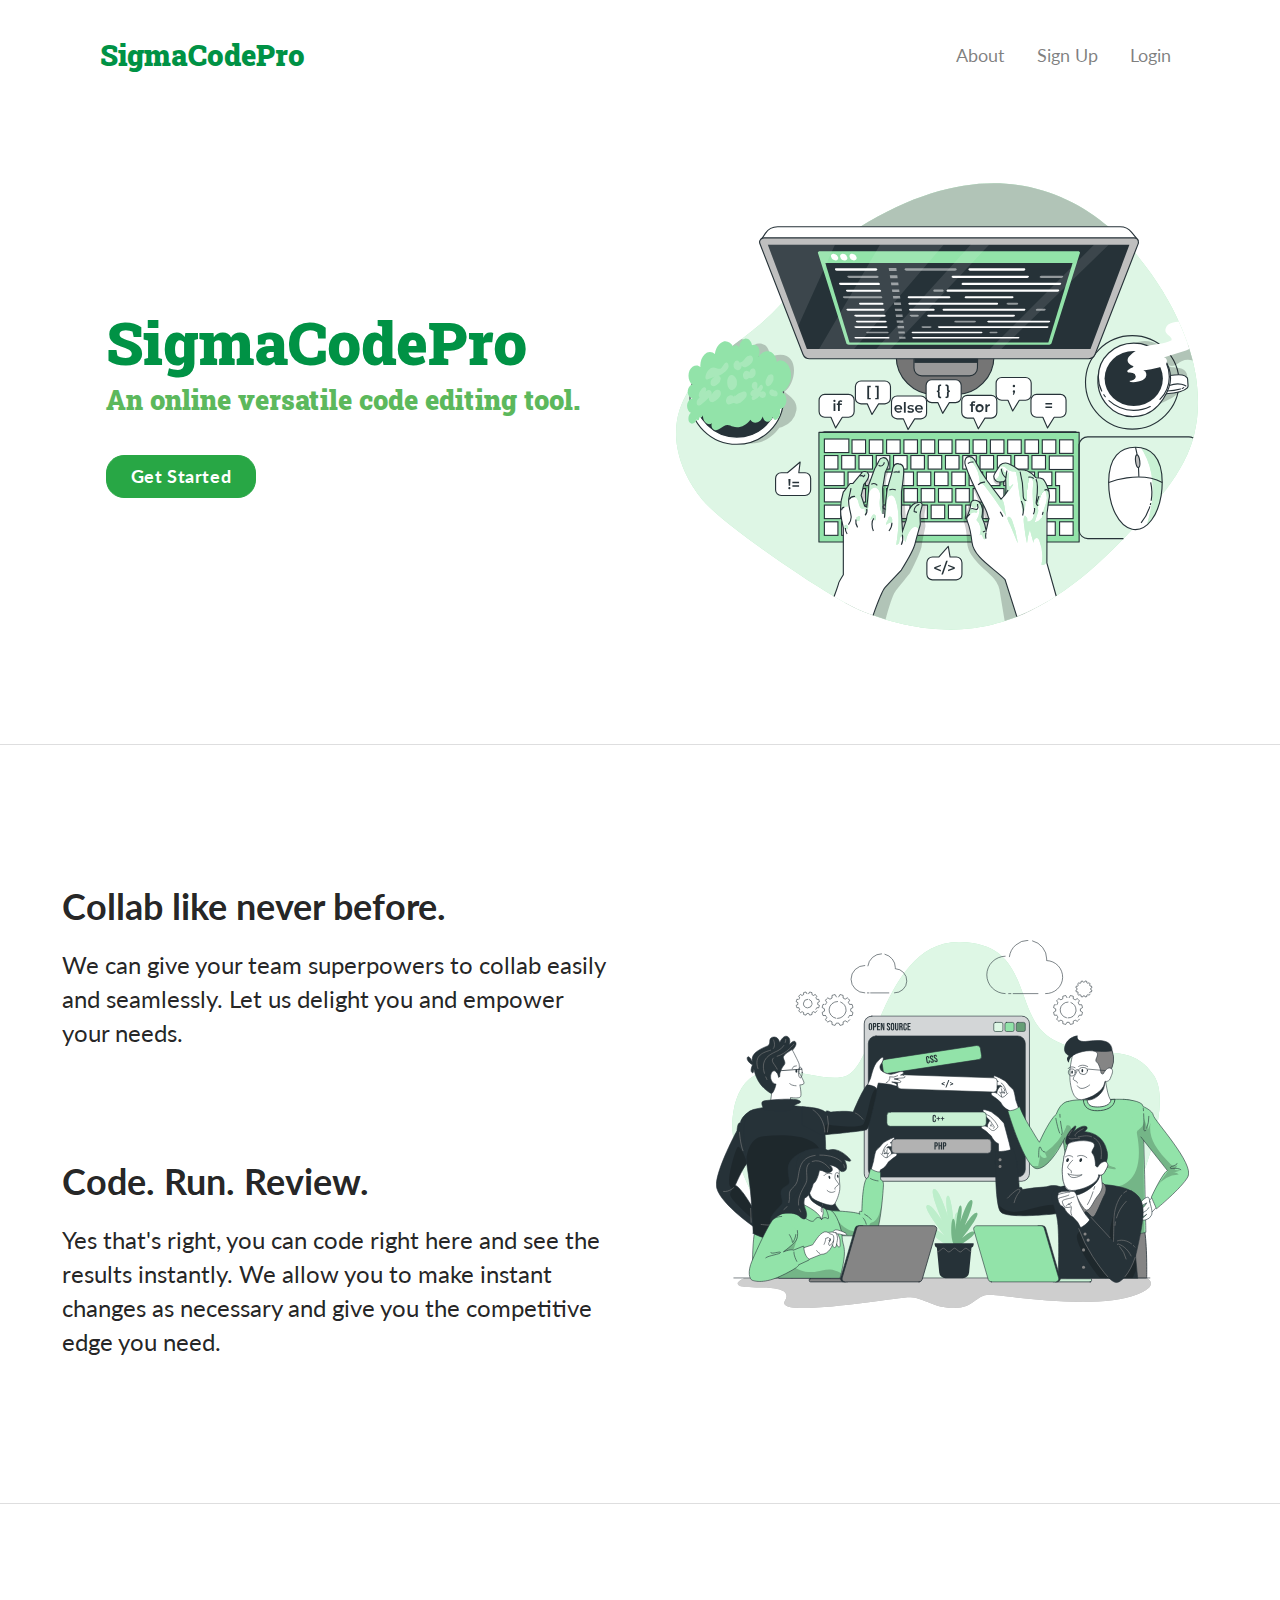
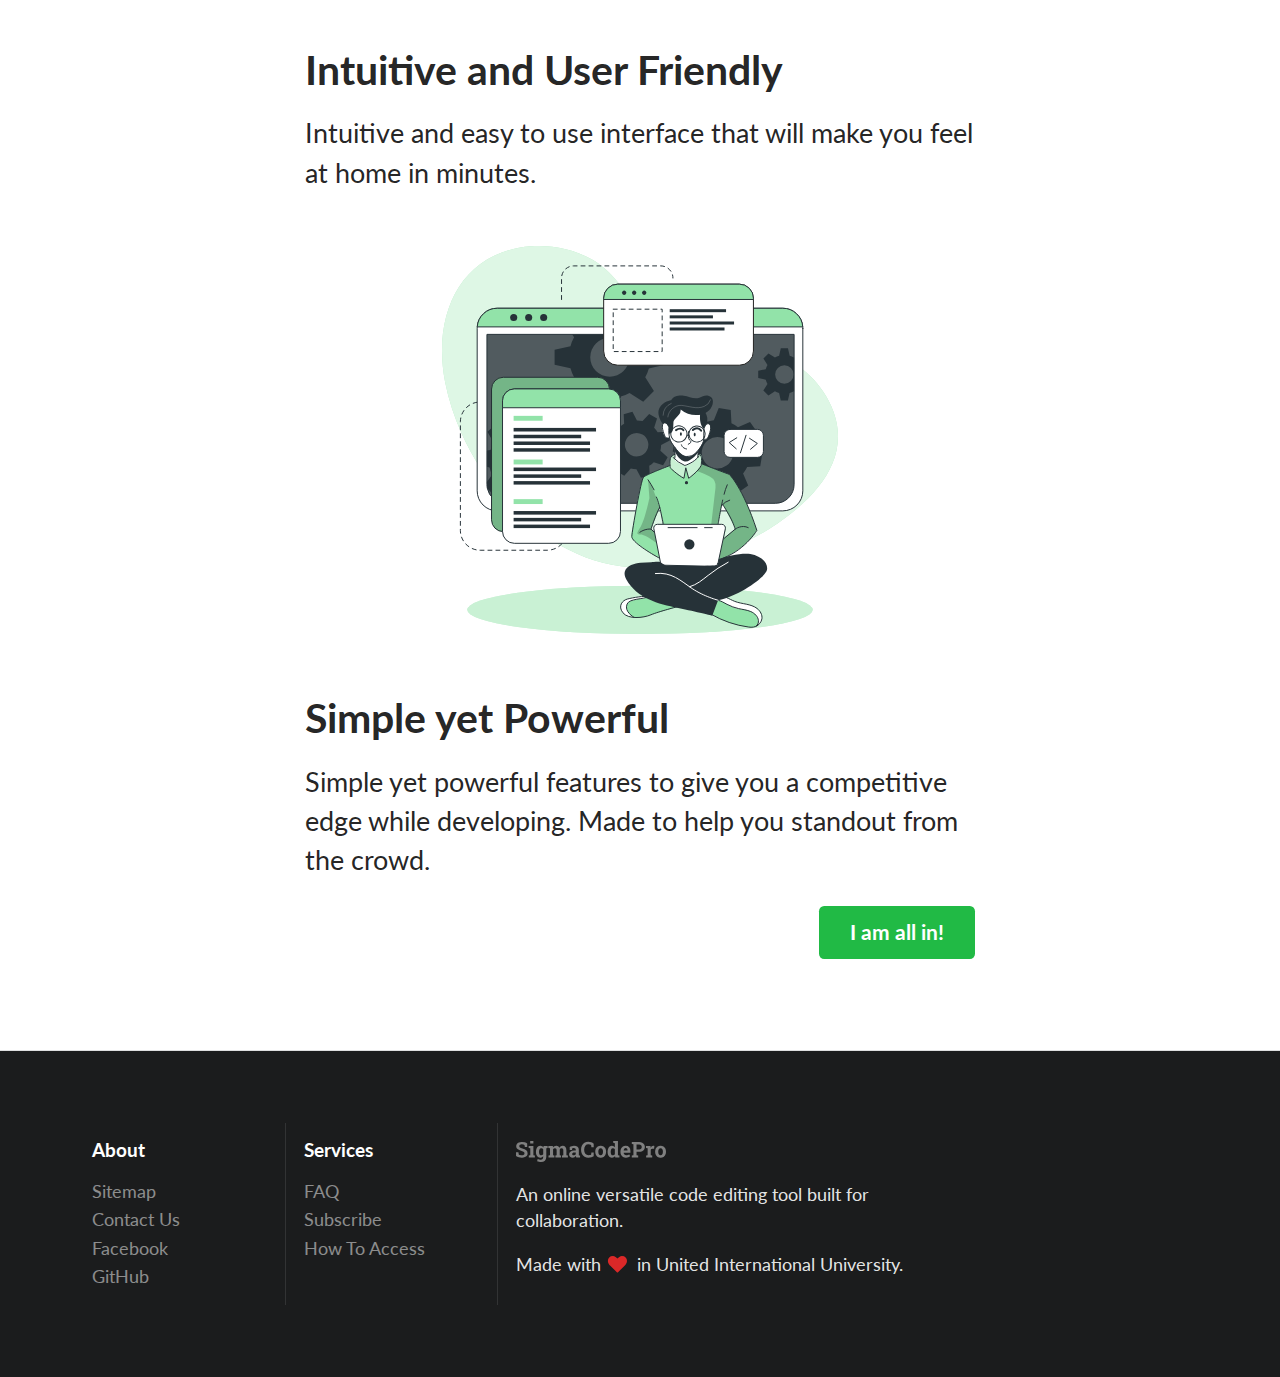
<file: index.html>
<!DOCTYPE html>
<html>
<head>
  <!-- Standard Meta -->
  <meta charset="utf-8" />
  <meta http-equiv="X-UA-Compatible" content="IE=edge,chrome=1" />
  <meta name="viewport" content="width=device-width, initial-scale=1.0, maximum-scale=1.0">

  <!-- Site Properties -->
  <title>SigmaCodePro | Online Code Editor</title>

  <link rel="shortcut icon" href="images/scp-logo-green.svg" type="image/x-icon">

  <link rel="stylesheet" href="bootstrap-4.1.3/css/bootstrap.min.css">

  <link rel="stylesheet" type="text/css" href="Semantic-UI-CSS-master/components/reset.css">
  <link rel="stylesheet" type="text/css" href="Semantic-UI-CSS-master/components/site.css">

  <link rel="stylesheet" type="text/css" href="Semantic-UI-CSS-master/components/container.css">
  <link rel="stylesheet" type="text/css" href="Semantic-UI-CSS-master/components/grid.css">
  <link rel="stylesheet" type="text/css" href="Semantic-UI-CSS-master/components/header.css">
  <link rel="stylesheet" type="text/css" href="Semantic-UI-CSS-master/components/image.css">
  <link rel="stylesheet" type="text/css" href="Semantic-UI-CSS-master/components/menu.css">

  <link rel="stylesheet" type="text/css" href="Semantic-UI-CSS-master/components/divider.css">
  <link rel="stylesheet" type="text/css" href="Semantic-UI-CSS-master/components/dropdown.css">
  <link rel="stylesheet" type="text/css" href="Semantic-UI-CSS-master/components/segment.css">
  <link rel="stylesheet" type="text/css" href="Semantic-UI-CSS-master/components/button.css">
  <link rel="stylesheet" type="text/css" href="Semantic-UI-CSS-master/components/list.css">
  <link rel="stylesheet" type="text/css" href="Semantic-UI-CSS-master/components/icon.css">
  <link rel="stylesheet" type="text/css" href="Semantic-UI-CSS-master/components/sidebar.css">
  <link rel="stylesheet" type="text/css" href="Semantic-UI-CSS-master/components/transition.css">

  <link rel="stylesheet" href="css/style.css">
  <link rel="stylesheet" href="css/style-landing-page.css">

  <style type="text/css">

    .hidden.menu {
      display: none;
    }

    .masthead.segment {
      min-height: 700px;
      padding: 1em 0em;
    }
    .masthead .logo.item img {
      margin-right: 1em;
    }
    .masthead .ui.menu .ui.button {
      margin-left: 0.5em;
    }
    .masthead h1.ui.header {
      margin-top: 3em;
      margin-bottom: 0em;
      font-size: 4em;
      font-weight: normal;
    }
    .masthead h2 {
      font-size: 1.7em;
      font-weight: normal;
    }

    .ui.vertical.stripe {
      padding: 8em 0em;
    }
    .ui.vertical.stripe h3 {
      font-size: 2em;
    }
    .ui.vertical.stripe .button + h3,
    .ui.vertical.stripe p + h3 {
      margin-top: 3em;
    }
    .ui.vertical.stripe .floated.image {
      clear: both;
    }
    .ui.vertical.stripe p {
      font-size: 1.33em;
    }
    .ui.vertical.stripe .horizontal.divider {
      margin: 3em 0em;
    }

    .quote.stripe.segment {
      padding: 0em;
    }
    .quote.stripe.segment .grid .column {
      padding-top: 5em;
      padding-bottom: 5em;
    }

    .footer.segment {
      padding: 5em 0em;
    }

    .secondary.pointing.menu .toc.item {
      display: none;
    }

    @media only screen and (max-width: 700px) {
      .ui.fixed.menu {
        display: none !important;
      }
      .secondary.pointing.menu .item,
      .secondary.pointing.menu .menu {
        display: none;
      }
      .secondary.pointing.menu .toc.item {
        display: block;
      }
      .masthead.segment {
        min-height: 350px;
      }
      .masthead h1.ui.header {
        font-size: 2em;
        margin-top: 1.5em;
      }
      .masthead h2 {
        margin-top: 0.5em;
        font-size: 1.5em;
      }
    }

    h5.welcome-text{
        margin-top: -0.5em;
        font-size: 1.5rem;
    }

    div.container-fluid{
        width: 70em;
    }

    nav{
        width: 65em;
        margin: 0 auto;
    }


  </style>

  <script src="assets/library/jquery.min.js"></script>
  <script src="Semantic-UI-CSS-master/components/visibility.js"></script>
  <script src="Semantic-UI-CSS-master/components/sidebar.js"></script>
  <script src="Semantic-UI-CSS-master/components/transition.js"></script>
  <script>
  $(document)
    .ready(function() {

      // fix menu when passed
      $('.masthead')
        .visibility({
          once: false,
          onBottomPassed: function() {
            $('.fixed.menu').transition('fade in');
          },
          onBottomPassedReverse: function() {
            $('.fixed.menu').transition('fade out');
          }
        })
      ;

      // create sidebar and attach to menu open
      $('.ui.sidebar')
        .sidebar('attach events', '.toc.item')
      ;

    })
  ;
  </script>
</head>
<body>


<!-- Page Contents -->
<div class="pusher">
  <div class="ui vertical masthead segment">

    <!-- Navbar Start -->
    <nav class="navbar navbar-expand-md navbar-light extra-padding">
        <a href="index.html" class="navbar-brand navbar-brand-x" id="nav-text"> 
            SigmaCodePro
            <!-- <img src="images/kd-logo-full-green.svg" alt="KD" class="navbar-brand-image">  -->
        </a>
        <button class="navbar-toggler" data-toggle="collapse" data-target="#navbarMenu">
            <span class="navbar-toggler-icon"></span>
        </button>
        <div class="collapse navbar-collapse" id="navbarMenu">
            <ul class="navbar-nav ml-auto">
                <li class="nav-item">
                    <a href="faq.php" class="nav-link"> About </a>
                </li>
                <li class="nav-item">
                    <a href="signup.php" class="nav-link"> Sign Up </a>
                </li>
                <li class="nav-item">
                    <a href="login.php" class="nav-link"> Login </a>
                </li>
                <!-- <li class="nav-item">
                    <a href="employeeLogin.php" class="nav-link"> Employee </a>
                </li> -->
            </ul>
        </div>
    </nav>
    <!-- Navbar End -->

    <!-- <div class="ui text container">
      <h1 class="ui inverted header">
        SigmaCodePro
      </h1>
      <h2>An online versatile code editing tool.</h2>
      <div class="ui huge light green button">Get Started <i class="right arrow icon"></i></div>
    </div> -->

    <div class="container-fluid content d-flex justify-content-center align-content-center flex-columns">
        <div class="flex-columns">
            <div class="col-a d-flex align-content-center justify-content-center" style="background: white;">
                <div class="col-conent d-flex flex-column align-content-center justify-content-center" style="background: white; ">
                    <h1 class="welcome-text">
                        <strong> SigmaCodePro </strong>
                    </h1>
                    <h5 class="welcome-text">
                        An online versatile code editing tool.
                    </h5>
                    <br>
                    <a class="btn btn-success main-btn" href="login.php"> Get Started </a>
                </div>
            </div>

            <div class="col-b" style="background: white; ">
                <div class="col-conent d-flex justify-content-center align-content-center " style="background: white; ">
                    <img class="landing-img" src="images/code-typing-concept-illustration.svg" alt=" ">
                </div>
            </div>
        </div>
    </div>

  </div>

  <div class="ui vertical stripe segment">
    <div class="ui middle aligned stackable grid container">
      <div class="row">
        <div class="eight wide column">
          <h3 class="ui header">Collab like never before.</h3>
          <p>We can give your team superpowers to collab easily and seamlessly. Let us delight you and empower your needs.</p>

          <h3 class="ui header">Code. Run. Review.</h3>
          <p>Yes that's right, you can code right here and see the results instantly. We allow you to make instant changes as necessary and give you the competitive edge you need.</p>
        </div>
        <div class="seven wide right floated column">
          <img src="images/open-source-concept-illustration.svg" class="ui huge image">
        </div>
      </div>
    </div>
  </div>


  <div class="ui vertical stripe segment">
    <div class="ui text container">
      <h3 class="ui header">Intuitive and User Friendly</h3>
      <p>Intuitive and easy to use interface that will make you feel at home in minutes.</p>
      
      <img src="images/developer-activity-concept-illustration.svg" class="ui large image p-4" alt="Coder doing his thing." style="margin: 0 auto;">
      
      <h3 class="ui header">Simple yet Powerful</h3>
      <p>Simple yet powerful features to give you a competitive edge while developing. Made to help you standout from the crowd.</p>
      <a class="ui button right floated large positive" href="login.php">I am all in!</a>
    </div>
  </div>


  <div class="ui inverted vertical footer segment">
    <div class="ui container">
      <div class="ui stackable inverted divided equal height stackable grid">
        <div class="three wide column">
          <h4 class="ui inverted header">About</h4>
          <div class="ui inverted link list">
            <a href="#" class="item">Sitemap</a>
            <a href="#" class="item">Contact Us</a>
            <a href="#" class="item">Facebook</a>
            <a href="#" class="item">GitHub</a>
          </div>
        </div>
        <div class="three wide column">
          <h4 class="ui inverted header">Services</h4>
          <div class="ui inverted link list">
            <a href="#" class="item">FAQ</a>
            <a href="#" class="item">Subscribe</a>
            <a href="#" class="item">How To Access</a>
            <a href="#" class="item"></a>
          </div>
        </div>
        <div class="seven wide column">
          <img src="images/scp-logo-full-grey.svg" alt="SigmaCodePro" class="ui small image">
          <br>
          <p>An online versatile code editing tool built for collaboration.</p>

          <p>Made with <i class="heart red icon"></i> in United International University. </p>
        </div>
      </div>
    </div>
  </div>
</div>

</body>

</html>
</file>
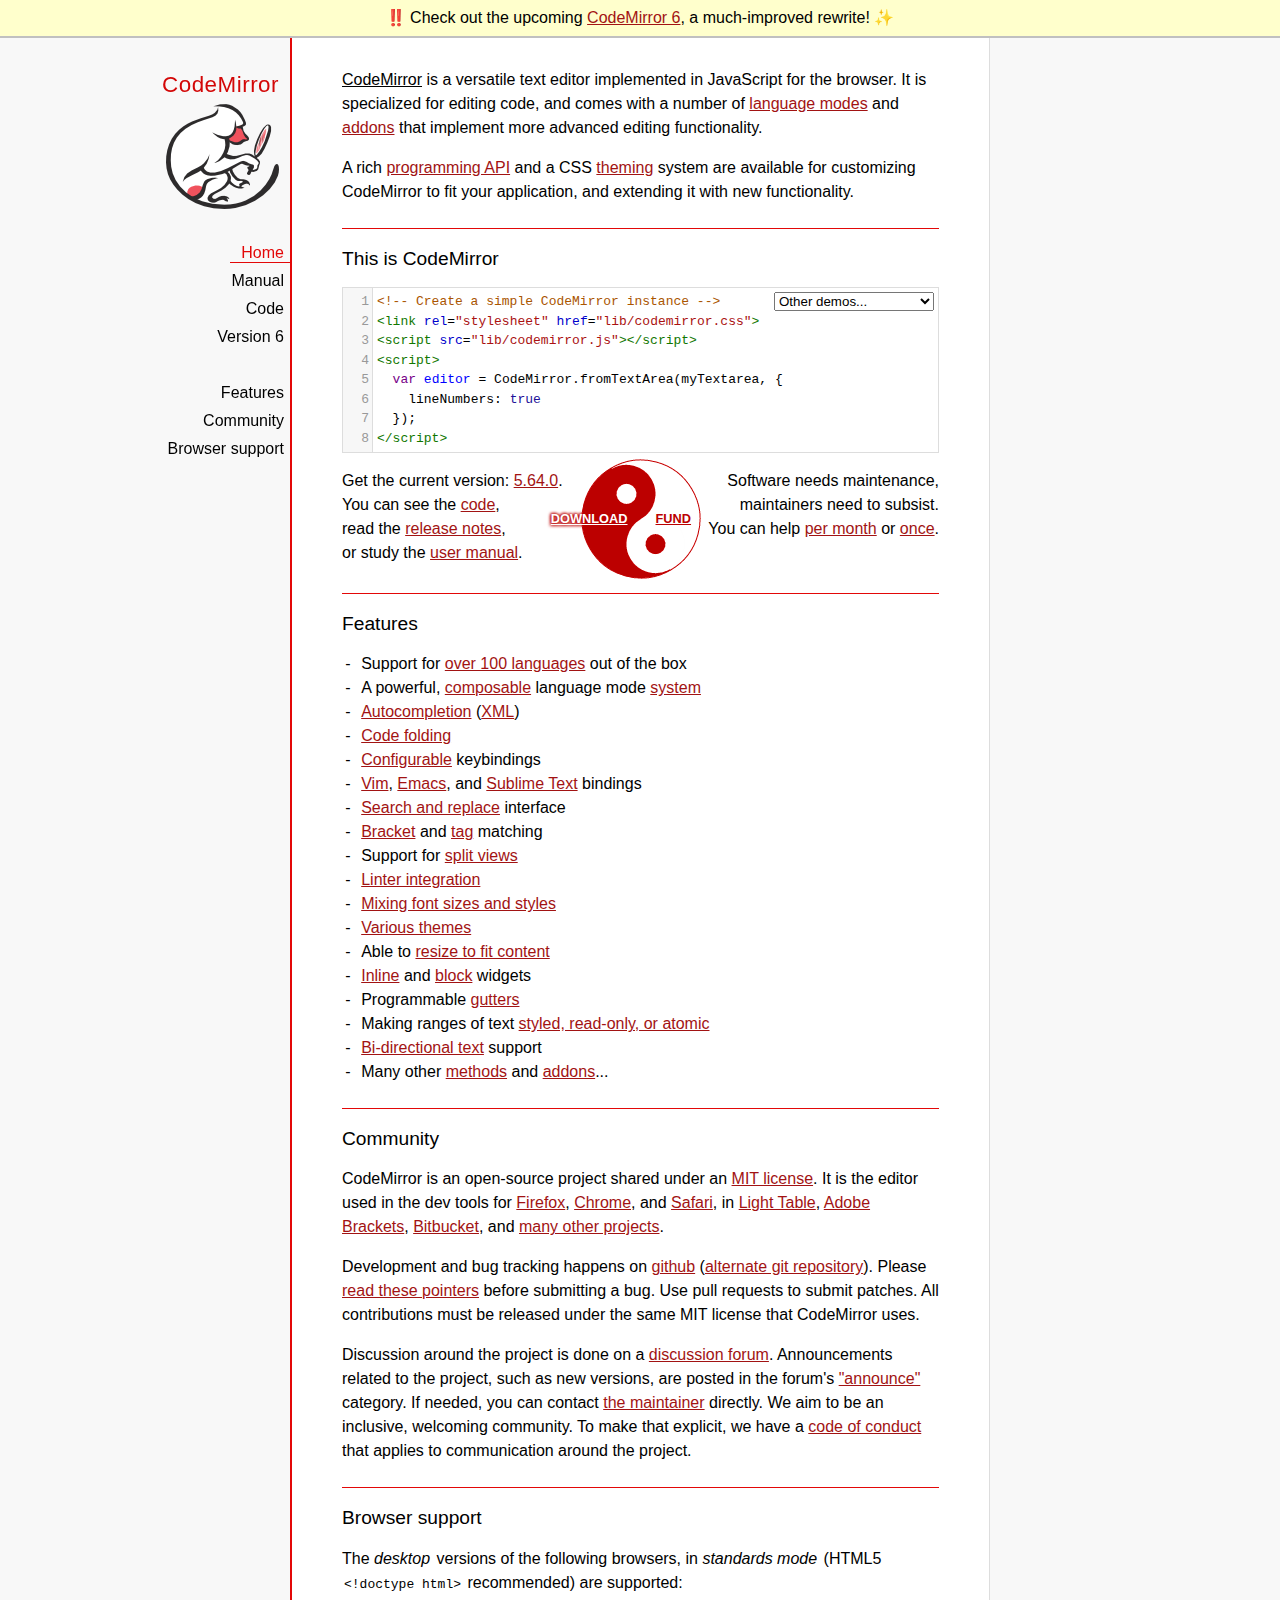
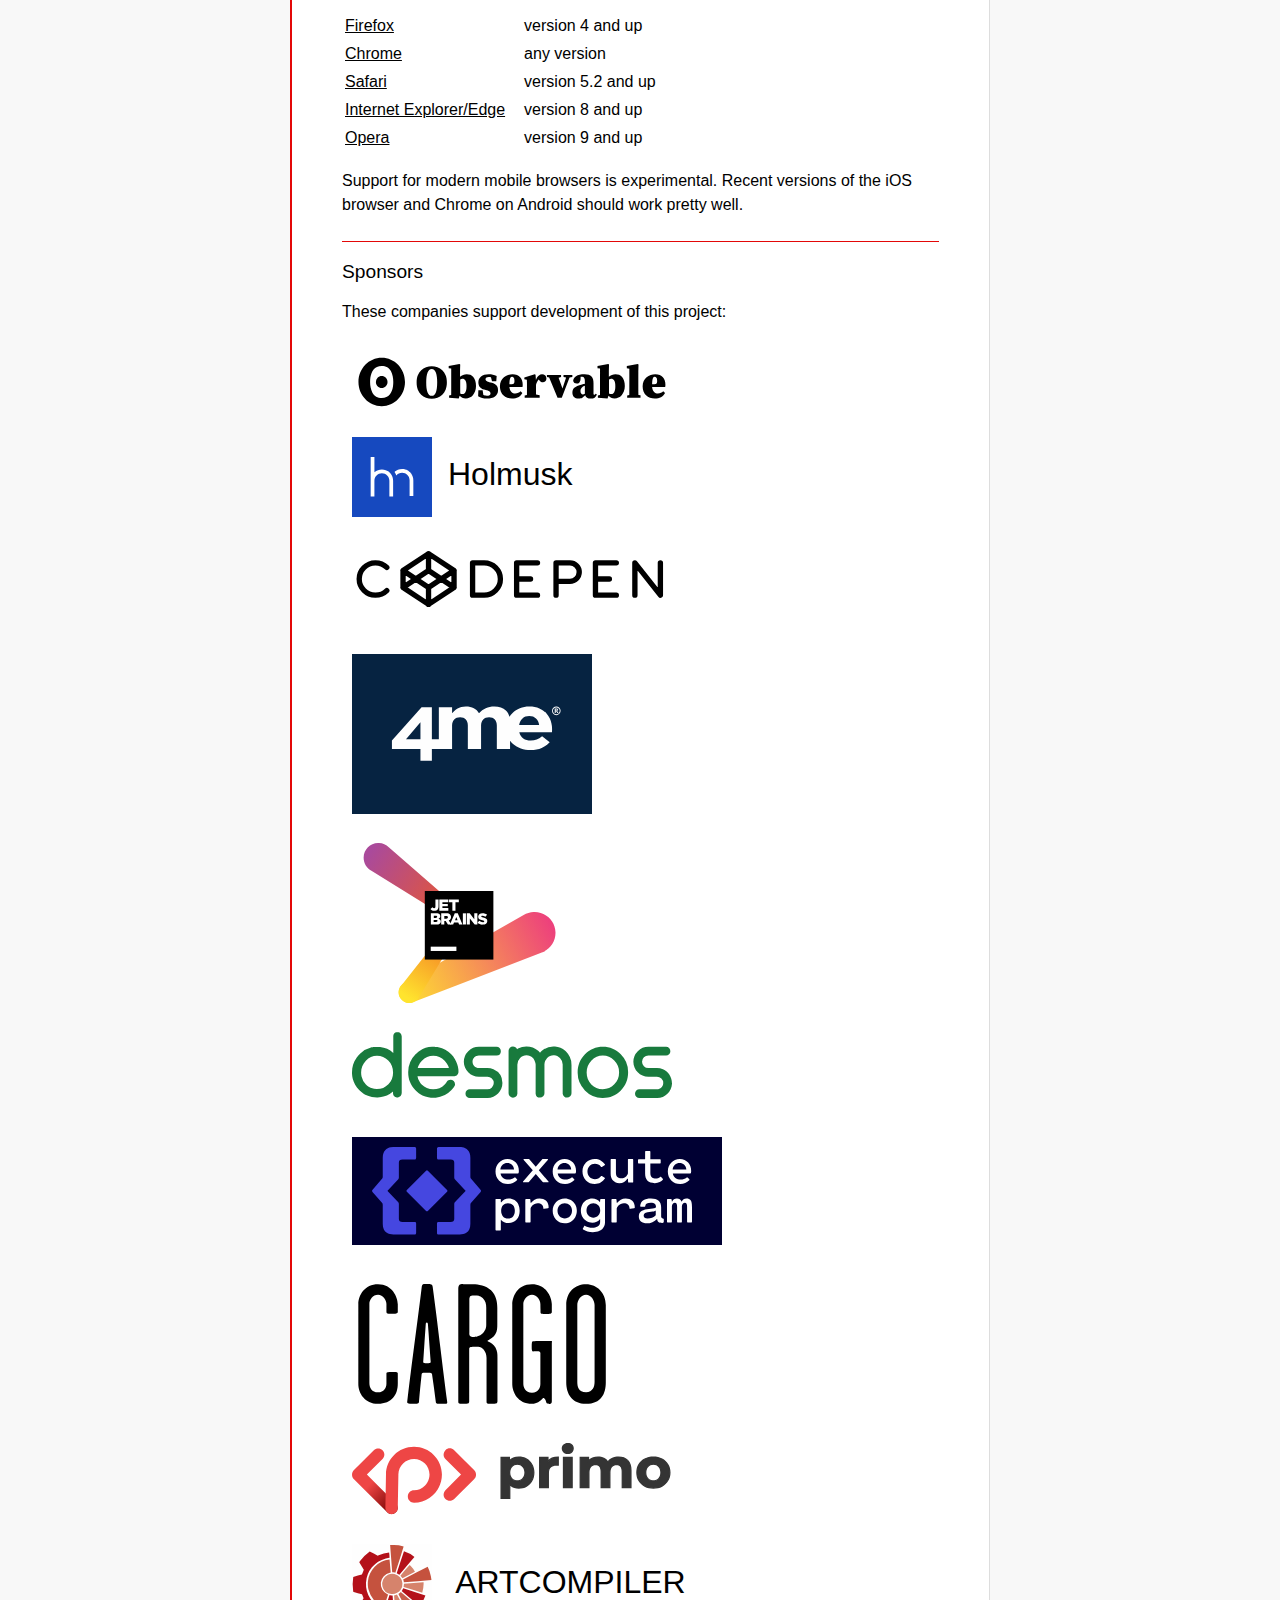
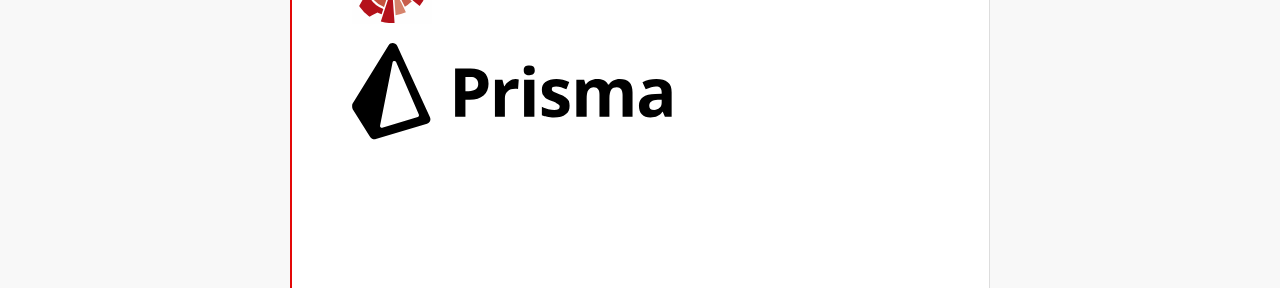
<file: codemirror-5.64.0/index.html>
<!doctype html>

<title>CodeMirror</title>
<meta charset="utf-8"/>

<link rel=stylesheet href="lib/codemirror.css">
<link rel=stylesheet href="doc/docs.css">
<script src="lib/codemirror.js"></script>
<script src="mode/xml/xml.js"></script>
<script src="mode/javascript/javascript.js"></script>
<script src="mode/css/css.js"></script>
<script src="mode/htmlmixed/htmlmixed.js"></script>
<script src="addon/edit/matchbrackets.js"></script>

<script src="doc/activebookmark.js"></script>

<style>
  .CodeMirror { height: auto; border: 1px solid #ddd; }
  .CodeMirror-scroll { max-height: 200px; }
  .CodeMirror pre { padding-left: 7px; line-height: 1.25; }
  .banner { background: #ffc; padding: 6px; border-bottom: 2px solid silver; text-align: center }
</style>

<div class=banner>
  ‼️ Check out the upcoming <a href="https://codemirror.net/6/">CodeMirror 6</a>, a much-improved rewrite! ✨
</div>

<div id=nav>
  <a href="https://codemirror.net"><h1>CodeMirror</h1><img id=logo src="doc/logo.png"></a>

  <ul>
    <li><a class=active data-default="true" href="#description">Home</a>
    <li><a href="doc/manual.html">Manual</a>
    <li><a href="https://github.com/codemirror/codemirror">Code</a>
    <li><a href="https://codemirror.net/6/">Version 6</a>
  </ul>
  <ul>
    <li><a href="#features">Features</a>
    <li><a href="#community">Community</a>
    <li><a href="#browsersupport">Browser support</a>
  </ul>
</div>

<article>

<section id=description class=first>
  <p><strong>CodeMirror</strong> is a versatile text editor
  implemented in JavaScript for the browser. It is specialized for
  editing code, and comes with a number of <a href="mode/index.html">language modes</a> and <a href="doc/manual.html#addons">addons</a>
  that implement more advanced editing functionality.</p>

  <p>A rich <a href="doc/manual.html#api">programming API</a> and a
  CSS <a href="doc/manual.html#styling">theming</a> system are
  available for customizing CodeMirror to fit your application, and
  extending it with new functionality.</p>
</section>

<section id=demo>
  <h2>This is CodeMirror</h2>
  <form style="position: relative; margin-top: .5em;"><textarea id=demotext>
<!-- Create a simple CodeMirror instance -->
<link rel="stylesheet" href="lib/codemirror.css">
<script src="lib/codemirror.js"></script>
<script>
  var editor = CodeMirror.fromTextArea(myTextarea, {
    lineNumbers: true
  });
</script></textarea>
  <select id="demolist" onchange="document.location = this.options[this.selectedIndex].value;">
    <option value="#">Other demos...</option>
    <option value="demo/complete.html">Autocompletion</option>
    <option value="demo/folding.html">Code folding</option>
    <option value="demo/theme.html">Themes</option>
    <option value="mode/htmlmixed/index.html">Mixed language modes</option>
    <option value="demo/bidi.html">Bi-directional text</option>
    <option value="demo/variableheight.html">Variable font sizes</option>
    <option value="demo/search.html">Search interface</option>
    <option value="demo/vim.html">Vim bindings</option>
    <option value="demo/emacs.html">Emacs bindings</option>
    <option value="demo/sublime.html">Sublime Text bindings</option>
    <option value="demo/tern.html">Tern integration</option>
    <option value="demo/merge.html">Merge/diff interface</option>
    <option value="demo/fullscreen.html">Full-screen editor</option>
    <option value="demo/simplescrollbars.html">Custom scrollbars</option>
  </select></form>
  <script>
    var editor = CodeMirror.fromTextArea(document.getElementById("demotext"), {
      lineNumbers: true,
      mode: "text/html",
      matchBrackets: true
    });
  </script>

  <div class=actions>
    <div class=actionspicture>
      <img src="doc/yinyang.png" class=yinyang>
      <div class="actionlink download">
        <a href="https://codemirror.net/codemirror.zip">DOWNLOAD</a>
      </div>
      <div class="actionlink fund">
        <a href="https://marijnhaverbeke.nl/fund/">FUND</a>
      </div>
    </div>
    <div class=actionsleft>
      Get the current version: <a href="https://codemirror.net/codemirror.zip">5.64.0</a>.<br>
      You can see the <a href="https://github.com/codemirror/codemirror" title="GitHub repository">code</a>,<br>
      read the <a href="doc/releases.html">release notes</a>,<br>
      or study the <a href="doc/manual.html">user manual</a>.
    </div>
    <div class=actionsright>
      Software needs maintenance,<br>
      maintainers need to subsist.<br>
      You can help <a href="https://marijnhaverbeke.nl/fund/" title="Set up a monthly contribution">per month</a> or
      <a title="Donate with PayPal" href="https://www.paypal.me/marijnhaverbeke">once</a>.
    </div>
  </div>

</section>

<section id=features>
  <h2>Features</h2>
  <ul>
    <li>Support for <a href="mode/index.html">over 100 languages</a> out of the box
    <li>A powerful, <a href="mode/htmlmixed/index.html">composable</a> language mode <a href="doc/manual.html#modeapi">system</a>
    <li><a href="doc/manual.html#addon_show-hint">Autocompletion</a> (<a href="demo/xmlcomplete.html">XML</a>)
    <li><a href="doc/manual.html#addon_foldcode">Code folding</a>
    <li><a href="doc/manual.html#option_extraKeys">Configurable</a> keybindings
    <li><a href="demo/vim.html">Vim</a>, <a href="demo/emacs.html">Emacs</a>, and <a href="demo/sublime.html">Sublime Text</a> bindings
    <li><a href="doc/manual.html#addon_search">Search and replace</a> interface
    <li><a href="doc/manual.html#addon_matchbrackets">Bracket</a> and <a href="doc/manual.html#addon_matchtags">tag</a> matching
    <li>Support for <a href="demo/buffers.html">split views</a>
    <li><a href="doc/manual.html#addon_lint">Linter integration</a>
    <li><a href="demo/variableheight.html">Mixing font sizes and styles</a>
    <li><a href="demo/theme.html">Various themes</a>
    <li>Able to <a href="demo/resize.html">resize to fit content</a>
    <li><a href="doc/manual.html#mark_replacedWith">Inline</a> and <a href="doc/manual.html#addLineWidget">block</a> widgets
    <li>Programmable <a href="demo/marker.html">gutters</a>
    <li>Making ranges of text <a href="doc/manual.html#markText">styled, read-only, or atomic</a>
    <li><a href="demo/bidi.html">Bi-directional text</a> support
    <li>Many other <a href="doc/manual.html#api">methods</a> and <a href="doc/manual.html#addons">addons</a>...
  </ul>
</section>

<section id=community>
  <h2>Community</h2>

  <p>CodeMirror is an open-source project shared under
  an <a href="LICENSE">MIT license</a>. It is the editor used in the
  dev tools for
  <a href="https://hacks.mozilla.org/2013/11/firefox-developer-tools-episode-27-edit-as-html-codemirror-more/">Firefox</a>,
  <a href="https://developers.google.com/chrome-developer-tools/">Chrome</a>,
  and <a href="https://developer.apple.com/safari/tools/">Safari</a>, in <a href="http://www.lighttable.com/">Light
  Table</a>, <a href="http://brackets.io/">Adobe
  Brackets</a>, <a href="http://blog.bitbucket.org/2013/05/14/edit-your-code-in-the-cloud-with-bitbucket/">Bitbucket</a>,
  and <a href="doc/realworld.html">many other projects</a>.</p>

  <p>Development and bug tracking happens
  on <a href="https://github.com/codemirror/CodeMirror/">github</a>
  (<a href="http://marijnhaverbeke.nl/git/codemirror">alternate git
  repository</a>).
  Please <a href="https://codemirror.net/doc/reporting.html">read these
  pointers</a> before submitting a bug. Use pull requests to submit
  patches. All contributions must be released under the same MIT
  license that CodeMirror uses.</p>

  <p>Discussion around the project is done on
  a <a href="https://discuss.codemirror.net">discussion forum</a>.
  Announcements related to the project, such as new versions, are
  posted in the
  forum's <a href="https://discuss.codemirror.net/c/announce">"announce"</a>
  category. If needed, you can
  contact <a href="mailto:marijnh@gmail.com">the maintainer</a>
  directly. We aim to be an inclusive, welcoming community. To make
  that explicit, we have
  a <a href="http://contributor-covenant.org/version/1/1/0/">code of
  conduct</a> that applies to communication around the project.</p>
</section>

<section id=browsersupport>
  <h2>Browser support</h2>
  <p>The <em>desktop</em> versions of the following browsers,
  in <em>standards mode</em> (HTML5 <code>&lt;!doctype html></code>
  recommended) are supported:</p>
  <table style="margin-bottom: 1em">
    <tr><th>Firefox</th><td>version 4 and up</td></tr>
    <tr><th>Chrome</th><td>any version</td></tr>
    <tr><th>Safari</th><td>version 5.2 and up</td></tr>
    <tr><th style="padding-right: 1em;">Internet Explorer/Edge</th><td>version 8 and up</td></tr>
    <tr><th>Opera</th><td>version 9 and up</td></tr>
  </table>
  <p>Support for modern mobile browsers is experimental. Recent
  versions of the iOS browser and Chrome on Android should work
  pretty well.</p>
</section>

<section id=sponsors>
  <style>
    ul.sponsor-list { padding-left: 10px; font-size: 200%; }
    ul.sponsor-list a { color: black; text-decoration: none }
    ul.sponsor-list li { list-style: none; margin-bottom: 16px }
    ul.sponsor-list img { max-width: 80%; max-height: 160px; width: 320px }
    ul.sponsor-list img.captioned { vertical-align: middle; width: 80px; max-width: 40%; height: auto; margin-right: 16px }
  </style>

  <h2>Sponsors</h2>
  <p>These companies support development of this project:</p>
  <ul class=sponsor-list>
    <li><a href="http://observablehq.com/"><img alt="Observable" src='data:image/svg+xml;utf8,<svg viewBox="-3 0 171 28" width="350" height="57" fill="black" xmlns="http://www.w3.org/2000/svg"><path d="M12.5 22.66c-1.15 0-2.15-.25-3-.75a5.09 5.09 0 01-1.94-2.04 10.80 10.80 0 01-.99-2.74A14.74 14.74 0 016.25 14c0-.83.05-1.62.16-2.38.10-.75.30-1.52.60-2.31a7.37 7.37 0 011.12-2.03 5.11 5.11 0 011.80-1.40c.74-.36 1.59-.53 2.54-.53 1.15 0 2.15.25 3 .75.84.50 1.51 1.21 1.94 2.04.45.86.78 1.77.99 2.74.20.96.31 2.00.31 3.12a16.7 16.7 0 01-.16 2.38 10.63 10.63 0 01-.61 2.31c-.30.78-.67 1.46-1.13 2.03-.45.57-1.05 1.04-1.79 1.40-.74.36-1.59.53-2.54.53zm2.20-6.37c.59-.6.93-1.43.91-2.29 0-.89-.29-1.65-.89-2.29-.59-.63-1.34-.95-2.22-.95s-1.63.31-2.23.95A3.23 3.23 0 009.37 14c0 .89.29 1.65.89 2.29.59.63 1.34.95 2.22.95s1.62-.31 2.20-.95zM12.5 27C19.40 27 25 21.18 25 14S19.40 1 12.5 1 0 6.82 0 14s5.59 13 12.5 13z"/><g transform="translate(30, -3.5)"><path d="M6.41 17.75c0 1.09.05 2.09.15 2.98.11.87.29 1.62.53 2.25.23.62.54 1.11.91 1.46.37.33.82.50 1.36.50.54 0 .99-.17 1.36-.50.37-.35.67-.84.91-1.46.23-.62.40-1.37.50-2.25.11-.89.17-1.89.17-2.98 0-1.08-.06-2.06-.17-2.96-.10-.89-.27-1.65-.50-2.27-.23-.64-.54-1.13-.91-1.46-.37-.35-.82-.53-1.36-.53s-.99.17-1.36.53c-.37.33-.67.82-.91 1.46-.23.62-.41 1.38-.53 2.27-.10.89-.15 1.88-.15 2.96zm2.96-8.75c1.06 0 2.08.17 3.06.53a7.36 7.36 0 012.60 1.62c.76.72 1.35 1.63 1.79 2.73.45 1.09.68 2.38.68 3.87 0 1.48-.22 2.77-.68 3.87-.43 1.09-1.03 2.00-1.79 2.73a7.07 7.07 0 01-2.60 1.62 8.92 8.92 0 01-3.06.53 9.14 9.14 0 01-3.08-.53 7.36 7.36 0 01-2.60-1.62c-.74-.72-1.34-1.63-1.79-2.73-.43-1.09-.65-2.38-.65-3.87 0-1.48.21-2.77.65-3.87.45-1.09 1.06-2.00 1.82-2.73a7.36 7.36 0 012.60-1.62 8.92 8.92 0 013.06-.53zm9.32 17.03v-1.29l1.13-.25c.01-.60.02-1.25.02-1.94V10.21l-1.36-.17V8.89l5.77-1.13.43.27-.10 3.51v3.18c.99-.97 2.19-1.46 3.59-1.46.69 0 1.34.13 1.94.40.60.27 1.13.67 1.59 1.21.45.54.81 1.21 1.06 2.02.27.81.40 1.75.40 2.83 0 1.04-.16 1.98-.48 2.80-.30.81-.70 1.50-1.21 2.07a5.24 5.24 0 01-1.74 1.31 4.83 4.83 0 01-2.05.45c-.74 0-1.38-.12-1.92-.38a4.12 4.12 0 01-1.39-1.03l-.50 1.41-5.18-.38zm7.16-2.05c.67 0 1.21-.33 1.62-1.01.40-.69.60-1.76.60-3.21 0-1.45-.20-2.47-.60-3.06-.40-.60-.94-.91-1.62-.91-.40 0-.8.12-1.18.38v7.46c.33.23.73.35 1.19.35zm13.10 2.42c-1.75 0-3.30-.41-4.65-1.24l.12-3.23h2.30l.40 2.63c.28.11.57.21.86.27.30.05.62.07.96.07.64 0 1.13-.09 1.49-.27.35-.20.53-.54.53-1.03 0-.33-.13-.63-.40-.88-.25-.27-.80-.52-1.64-.76l-1.44-.37c-1.01-.27-1.78-.74-2.30-1.41-.50-.67-.75-1.51-.75-2.50 0-.62.11-1.20.35-1.74a3.95 3.95 0 011.08-1.39c.48-.38 1.08-.69 1.77-.91.71-.22 1.51-.33 2.43-.33.77 0 1.49.08 2.15.25.65.16 1.34.42 2.05.75l-.20 2.85H41.75l-.55-2.25a4.91 4.91 0 00-.55-.07 3.89 3.89 0 00-.68-.05c-.48 0-.89.11-1.21.32-.32.20-.48.52-.48.96 0 .13.02.27.07.40.05.11.14.24.27.38a4.3 4.3 0 00.60.37c.27.11.62.23 1.06.35l1.41.38c1.18.32 2.02.81 2.53 1.49.52.65.78 1.49.78 2.50 0 .74-.14 1.39-.43 1.94a3.84 3.84 0 01-1.21 1.39c-.52.37-1.15.64-1.89.83-.74.18-1.57.27-2.50.27zM52.83 13.27c.91 0 1.70.14 2.37.43.67.28 1.24.68 1.69 1.18a4.85 4.85 0 011.01 1.77c.23.67.35 1.39.35 2.15 0 .27-.00.50-.02.71-.01.18-.05.39-.10.63H51.11c.13 1.24.49 2.15 1.08 2.70.59.54 1.26.81 2.02.81.64 0 1.18-.11 1.64-.32a5.07 5.07 0 001.24-.86l.98.96c-.54 1.03-1.27 1.78-2.20 2.25-.92.47-2.02.70-3.29.70a7.82 7.82 0 01-2.63-.43 6.19 6.19 0 01-2.1-1.29 6.34 6.34 0 01-1.36-2.07c-.32-.82-.48-1.76-.48-2.80 0-1.08.19-2.02.58-2.83.40-.82.92-1.51 1.57-2.05a6.61 6.61 0 012.2-1.24 7.71 7.71 0 012.45-.40zm-.30 1.36a.87.87 0 00-.55.20c-.17.11-.32.33-.45.65-.11.32-.22.74-.30 1.26-.06.52-.11 1.17-.12 1.94h1.19c.60 0 1.01-.11 1.21-.35.22-.25.32-.7.32-1.34 0-.87-.13-1.49-.40-1.84-.25-.35-.54-.53-.88-.53zM59.31 26v-1.29l1.21-.27c.01-.60.02-1.24.02-1.92V19.09v-.88c0-.23-.00-.45-.02-.65 0-.20-.00-.39-.02-.58 0-.20-.00-.43-.02-.68l-1.36-.22v-1.03l5.59-1.74.45.27.20 2.91c.33-1.08.81-1.88 1.44-2.40.64-.52 1.26-.78 1.87-.78.62 0 1.14.18 1.56.55.43.35.7.92.78 1.69-.03.69-.23 1.22-.60 1.59-.37.37-.81.55-1.31.55-.42 0-.80-.11-1.13-.32-.32-.21-.64-.57-.98-1.06l-.12-.17c-.30.33-.60.77-.91 1.31a5.62 5.62 0 00-.58 1.67V22.40c0 .65.00 1.28.02 1.87l1.97.43V26h-8.04zm19.93 0h-2.27l-4.50-10.88-1.21-.25v-1.19h7.61v1.19l-1.34.30 2.1 5.79 1.94-5.82-1.39-.27v-1.19h4.75v1.19l-1.51.25L79.25 26zm11.35-1.79c.32 0 .67-.14 1.06-.43v-4.2c-.25.06-.49.16-.73.27a2.55 2.55 0 00-.55.35 2.97 2.97 0 00-.53.50 2.36 2.36 0 00-.40.73c-.1.27-.15.57-.15.91 0 .62.12 1.08.38 1.39.25.30.56.45.93.45zm4.17 2.20c-.81 0-1.45-.15-1.92-.45-.47-.30-.81-.75-1.03-1.34-.25.27-.49.51-.73.73-.22.22-.47.41-.75.58-.27.15-.57.27-.91.35a4.94 4.94 0 01-1.19.12c-1.01 0-1.81-.27-2.40-.83-.59-.57-.88-1.38-.88-2.43 0-.48.07-.93.22-1.34.15-.42.42-.81.81-1.16.40-.35.93-.68 1.59-.98.67-.30 1.52-.59 2.55-.86l.70-.17c.27-.06.54-.14.83-.22v-.91c0-.54-.02-.98-.07-1.34-.05-.37-.15-.66-.30-.88a1.05 1.05 0 00-.58-.45c-.23-.10-.55-.15-.96-.15h-.38v.86c0 1.03-.21 1.76-.63 2.20-.42.42-.90.63-1.44.63-1.03 0-1.67-.45-1.92-1.36 0-1.09.51-1.98 1.54-2.65 1.04-.69 2.59-1.03 4.63-1.03.87 0 1.62.09 2.22.27.60.18 1.09.48 1.46.88.38.38.66.89.83 1.51.16.62.25 1.36.25 2.22v5.79c0 .28.14.43.43.43a.54.54 0 00.30-.10c.1-.06.22-.22.38-.45l.73.40c-.30.77-.71 1.33-1.24 1.67-.52.32-1.24.48-2.15.48zm3.89-.38v-1.29l1.13-.25c.01-.60.02-1.25.02-1.94V10.21l-1.36-.17V8.89l5.77-1.13.43.27-.10 3.51v3.18c.99-.97 2.19-1.46 3.59-1.46.69 0 1.34.13 1.94.40a4.42 4.42 0 011.59 1.21c.45.54.81 1.21 1.06 2.02.27.81.40 1.75.40 2.83 0 1.04-.16 1.98-.48 2.80-.30.81-.70 1.50-1.21 2.07a5.24 5.24 0 01-1.74 1.31 4.83 4.83 0 01-2.04.45c-.74 0-1.38-.12-1.92-.38a4.12 4.12 0 01-1.39-1.03l-.50 1.41-5.18-.38zm7.16-2.05c.67 0 1.21-.33 1.61-1.01.40-.69.60-1.76.60-3.21 0-1.45-.20-2.47-.60-3.06-.40-.60-.94-.91-1.61-.91-.40 0-.80.12-1.19.38v7.46c.33.23.73.35 1.19.35zm8.40-15.08l5.84-1.13.43.27-.10 3.51v11.03l.05 1.89 1.13.22V26h-7.18v-1.29l1.13-.25a70.7 70.7 0 00.02-1.87c.01-.62.02-1.25.02-1.89v-10.4l-1.36-.25V8.89zm15.30 4.37c.91 0 1.70.14 2.37.43.67.28 1.24.68 1.69 1.18a4.84 4.84 0 011.01 1.77c.23.67.35 1.39.35 2.15 0 .27-.00.50-.02.71-.01.18-.05.39-.10.63h-7.03c.13 1.24.49 2.15 1.08 2.70.59.54 1.26.81 2.02.81.64 0 1.18-.11 1.64-.32a5.09 5.09 0 001.24-.86l.98.96c-.53 1.03-1.27 1.78-2.20 2.25-.92.47-2.02.70-3.28.70a7.83 7.83 0 01-2.63-.43 6.18 6.18 0 01-2.1-1.29 6.34 6.34 0 01-1.36-2.07c-.32-.82-.48-1.76-.48-2.80 0-1.08.19-2.02.58-2.83.40-.82.92-1.51 1.56-2.05a6.61 6.61 0 012.20-1.24 7.71 7.71 0 012.45-.40zm-.30 1.36a.87.87 0 00-.55.20c-.16.11-.32.33-.45.65-.11.32-.22.74-.30 1.26-.06.52-.11 1.17-.12 1.94h1.18c.60 0 1.01-.11 1.21-.35.22-.25.32-.7.32-1.34 0-.87-.13-1.49-.40-1.84-.25-.35-.54-.53-.88-.53z"/></g></svg>'></a></li>
    <li><a href="https://holmusk.com"><img class=captioned alt="" src='data:image/svg+xml;utf8,<svg viewBox="0 0 60 60" version="1.1" xmlns="http://www.w3.org/2000/svg" style="background: %231649BF"><g transform="translate(-780, -40)" fill="%23FFFFFF"><path d="M780,4 L840,4 L840,1 L780,1 L780,4 Z M794,55 L794,84.65 L796.806,84.65 L796.806,72.739 C796.806,69.633 799.325,67.104 802.420,67.104 C805.516,67.104 808.031,69.633 808.031,72.739 L808.031,84.65 L810.838,84.65 L810.838,72.739 C810.838,68.077 807.062,64.288 802.420,64.288 C800.271,64.288 798.311,65.106 796.819,66.447 L796.819,55 L794,55 Z M817.582,63.931 C815.372,63.931 813.367,64.798 811.862,66.199 L812.163,66.653 C812.613,67.33 812.972,68.051 813.248,68.805 C814.281,67.549 815.840,66.746 817.582,66.746 C820.674,66.746 823.193,69.276 823.193,72.382 L823.193,72.385 L823.193,84.293 L826,84.293 L826,72.385 L826,72.379 C826,70.658 825.483,69.057 824.598,67.72 L824.598,67.723 C824.537,67.629 824.473,67.543 824.409,67.452 C824.345,67.365 824.280,67.278 824.213,67.191 C824.139,67.098 824.068,67.008 823.995,66.917 C823.870,66.776 823.744,66.634 823.616,66.502 C823.542,66.424 823.465,66.35 823.385,66.276 C823.289,66.183 823.190,66.093 823.090,66.002 C823.004,65.932 822.917,65.854 822.830,65.787 C822.689,65.671 822.542,65.561 822.394,65.458 C822.320,65.406 822.243,65.354 822.169,65.307 C821.999,65.194 821.829,65.087 821.650,64.991 C821.592,64.955 821.531,64.923 821.473,64.894 C821.307,64.807 821.142,64.726 820.976,64.653 C820.909,64.623 820.845,64.594 820.774,64.566 C820.569,64.478 820.357,64.401 820.138,64.33 C820.084,64.314 820.026,64.298 819.969,64.282 C819.773,64.224 819.577,64.172 819.382,64.131 C819.330,64.118 819.285,64.104 819.234,64.095 C819,64.05 818.766,64.015 818.525,63.985 C818.461,63.979 818.400,63.976 818.339,63.969 C818.095,63.947 817.855,63.931 817.611,63.931 L817.582,63.931 Z"></path></g></svg>'>Holmusk</a></li>
    <li><a href="https://codepen.io/"><img style="margin: 16px 0" src='data:image/svg+xml;utf8,<svg xmlns="http://www.w3.org/2000/svg" viewBox="0 0 138 26"><path fill="none" stroke="black" stroke-width="2.3" stroke-linecap="round" stroke-linejoin="round" d="M15 8a7 7 0 100 10m7-8.7L33 2l11 7.3v7.4L33 24l-11-7.3zm0 0l11 7.4 11-7.4m0 7.4L33 9.3l-11 7.4M33 2v7.3m0 7.4V24M52 6h5a7 7 0 010 14h-5zm28 0h-9v14h9m-9-7h6m11 1h6a4 4 0 000-8h-6v14m26-14h-9v14h9m-9-7h6m11 7V6l11 14V6"/></svg>' alt="CodePen"></a></li>
    <li><a href="https://4me.com"><img style="width: auto" src='data:image/svg+xml;utf8,<svg fill-rule="evenodd" viewBox="10538 7547.8 6693 4459" xmlns="http://www.w3.org/2000/svg"><rect fill="%23062341" x="10538" y="7547.8" width="6693.4" height="4459.4"/><path fill="%23fefefe" d="m15757 9524c-11.38-73.68-40.63-133.26-87.74-178.76-47.13-45.5-109.68-68.26-187.68-68.26s-140.98 22.39-188.91 67.18c-47.94 44.78-79.21 104.72-93.86 179.84h558.19zm-2797.1-489.69h369.08v166.12c21.04-24.93 44.1-48.39 69.19-71.15 25.08-22.38 53.02-42.25 83.76-59.94 30.77-17.35 65.16-31.06 103.19-41.53 38.04-10.12 80.54-15.17 127.47-15.17 85.8 0 159.84 15.88 222.16 48.02 62.33 32.15 110.49 77.64 144.49 137.6 56.64-61.38 119.77-107.26 189.37-138.68 69.59-31.42 148.93-46.94 237.95-46.94 137.58 0 245.22 36.12 322.93 108.33 48.42 45.04 81.78 103.28 100 174.71 24.57-38.29 53.4-73.42 86.51-105.37 56.87-54.89 124.72-98.22 203.53-130 78.8-31.79 166.14-47.67 262.02-47.67 108.86 0 203.12 17.34 282.73 52 79.64 34.66 145.85 81.26 198.66 139.76 52.81 58.51 91.79 125.67 117 201.52 25.19 75.84 37.77 154.92 37.77 237.27 0 12.99-0.4 26.71-1.21 41.17-0.81 14.43-2.04 29.6-3.68 45.49h-909.14c17.86 75.11 54.83 131.82 110.9 170.09 56.06 38.29 125.53 57.43 208.39 57.43 61.76 0 117.01-9.4 165.77-28.18 48.74-18.78 99.11-49.11 151.1-91l212.06 166.84c-61.76 67.89-136.5 120.98-224.26 159.26-87.72 38.27-190.92 57.41-309.53 57.41-97.51 0-188.1-14.44-271.78-43.33-83.69-28.89-156-70.06-216.93-123.5-31.34-27.5-59.13-57.55-83.39-90.2v231.03h-369.04v-646.42c0-77.65-18.61-136.51-55.83-175.87-37.24-39.72-90.65-59.58-160.27-59.58-69.6 0-124.23 19.86-163.88 59.58-39.68 39.36-59.48 98.22-59.48 175.87v646.42h-369.06v-646.42c0-77.65-18.62-136.51-55.86-175.87-37.22-39.72-90.63-59.58-160.23-59.58s-124.24 19.86-163.9 59.58c-39.66 39.36-59.48 98.22-59.48 175.87v646.42h-563.64v325.09h-318.66v-325.09h-795.02l-0.53-238.52 827.03-922.87h287.18v888.19h194.56v-888.19zm-513.22 888.19v-472.57l-403.19 472.57h403.19z"/><path fill="%23fefefe" d="m16236 9012.7c66.1 0 119.69 53.6 119.69 119.7 0 66.11-53.59 119.7-119.69 119.7-66.11 0-119.7-53.59-119.7-119.7 0-66.1 53.59-119.7 119.7-119.7zm0 24.2c52.74 0 95.51 42.77 95.51 95.5 0 52.74-42.77 95.52-95.51 95.52s-95.52-42.78-95.52-95.52c0-52.73 42.78-95.5 95.52-95.5z"/><path fill="%23fefefe" d="m16297 9193.9h-32.6l-19.55-32.41c-1.49-2.45-2.88-4.63-4.24-6.59-1.35-1.93-2.71-3.57-4.07-4.95-1.39-1.37-2.83-2.42-4.32-3.18-1.5-0.71-3.11-1.06-4.85-1.06h-7.65v48.19h-28.38v-125.91h44.96c30.57 0 45.86 11.41 45.86 34.23 0 4.39-0.69 8.44-2.05 12.16-1.34 3.71-3.24 7.08-5.69 10.07-2.45 2.97-5.42 5.55-8.9 7.71-3.5 2.18-7.37 3.86-11.67 5.08v0.36c1.9 0.6 3.7 1.54 5.46 2.86 1.78 1.31 3.46 2.85 5.09 4.62 1.66 1.77 3.22 3.65 4.72 5.66 1.49 2.01 2.85 3.98 4.08 5.93l23.8 37.23zm-77.28-104.66v35.03h12.28c6.1 0 11-1.77 14.67-5.28 3.75-3.56 5.62-8 5.62-13.25 0-11.03-6.59-16.5-19.77-16.5h-12.8z"/></svg>' alt="4me"></a></li>
    <li><a href="https://www.jetbrains.com/"><img src="data:image/svg+xml,%3Csvg xmlns='http://www.w3.org/2000/svg' viewBox='39 0 142.7 119'%3E%3ClinearGradient id='SVGID_1_' gradientUnits='userSpaceOnUse' x1='4.7875' y1='6.8451' x2='75.7999' y2='54.4038'%3E%3Cstop offset='0' stop-color='%23AA4A9B'/%3E%3Cstop offset='1' stop-color='%23F05922'/%3E%3C/linearGradient%3E%3Cpath fill='url(%23SVGID_1_)' d='M81.3,57.6L18.7,3.1c-1.9-1.8-4.5-3-7.3-3.1C5.2-0.2,0.2,4.6,0,10.7c-0.1,4.3,2.3,8.1,5.8,10l70.4,43.7c0.1,0.1,0.2,0.1,0.3,0.2c2.1,1.1,4.6,0.4,5.8-1.6C83.4,61.2,82.9,58.9,81.3,57.6z'/%3E%3ClinearGradient id='SVGID_2_' gradientUnits='userSpaceOnUse' x1='28.3538' y1='119.6551' x2='139.5938' y2='60.2551'%3E%3Cstop offset='0' stop-color='%23FFE42E'/%3E%3Cstop offset='1' stop-color='%23ED417C'/%3E%3C/linearGradient%3E%3Cpath fill='url(%23SVGID_2_)' d='M142.7,66.3c-0.3-8.6-7.6-15.3-16.2-14.9c-2.7,0.1-5.3,0.9-7.5,2.2l-88,50.1c0,0-0.1,0-0.1,0.1c-3,1.2-5,4.2-4.9,7.6c0.2,4.4,3.8,7.8,8.2,7.6c1,0,2-0.3,2.9-0.7l95.9-37c0,0,0.1,0,0.2-0.1C138.9,78.8,142.9,73,142.7,66.3z'/%3E%3ClinearGradient id='SVGID_3_' gradientUnits='userSpaceOnUse' x1='31.6974' y1='114.3816' x2='72.0174' y2='55.3416'%3E%3Cstop offset='0' stop-color='%23FFE42E'/%3E%3Cstop offset='1' stop-color='%23F05922'/%3E%3C/linearGradient%3E%3Cpath fill='url(%23SVGID_3_)' d='M71.8,64c1.1-2.1,0.3-4.7-1.8-5.7c-1.9-1-4.2-0.4-5.4,1.3l-37.1,47.1c0,0,0,0.1-0.1,0.2c-1.8,2.7-1.8,6.3,0.3,9c2.6,3.5,7.5,4.2,11,1.7c1-0.8,1.8-1.8,2.4-2.8l30.5-50.2C71.6,64.3,71.7,64.1,71.8,64z'/%3E%3Crect x='45.5' y='35.7' width='51' height='51'/%3E%3Crect x='49.9' y='77.1' fill='%23fff' width='19.1' height='3.2'/%3E%3Cpath fill='%23fff' d='M49.7,49.1l1.5-1.4c0.4,0.5,0.8,0.8,1.3,0.8c0.6,0,0.9-0.4,0.9-1.2V42h2.3v5.3c0,1-0.3,1.8-0.8,2.3c-0.5,0.5-1.3,0.8-2.3,0.8C51.2,50.5,50.3,49.9,49.7,49.1z'/%3E%3Cpath fill='%23fff' d='M56.3,42h6.7V44h-4.4v1.3h4v1.8h-4v1.3H63v2h-6.7V42z'/%3E%3Cpath fill='%23fff' d='M66,44.1h-2.5v-2h7.3v2h-2.5v6.3H66V44.1z'/%3E%3Cpath fill='%23fff' d='M49.9,52.3h4.3c1,0,1.8,0.3,2.3,0.7c0.3,0.3,0.5,0.8,0.5,1.4v0c0,1-0.5,1.5-1.3,1.9c1,0.3,1.7,0.9,1.7,2v0c0,1.4-1.2,2.3-3.1,2.3h-4.3V52.3z M54.7,54.9c0-0.5-0.4-0.7-1-0.7h-1.5v1.5h1.4C54.3,55.6,54.7,55.4,54.7,54.9L54.7,54.9z M53.9,57.2h-1.8v1.5h1.8c0.7,0,1.1-0.3,1.1-0.8v0C55,57.5,54.7,57.2,53.9,57.2z'/%3E%3Cpath fill='%23fff' d='M57.7,52.3h3.9c1.3,0,2.2,0.3,2.7,0.9c0.5,0.5,0.7,1.1,0.7,1.9v0c0,1.3-0.7,2.1-1.7,2.6l2,2.9h-2.6L61,58.1h-1v2.5h-2.3V52.3z M61.5,56.3c0.8,0,1.2-0.4,1.2-1v0c0-0.7-0.5-1-1.2-1H60v2H61.5z'/%3E%3Cpath fill='%23fff' d='M67.8,52.2H70l3.5,8.4h-2.5l-0.6-1.5h-3.2l-0.6,1.5h-2.4L67.8,52.2z M69.8,57.3L68.9,55l-0.9,2.4H69.8z'/%3E%3Cpath fill='%23fff' d='M73.8,52.3h2.3v8.3h-2.3V52.3z'/%3E%3Cpath fill='%23fff' d='M76.7,52.3h2.2l3.4,4.4v-4.4h2.3v8.3h-2L79,56.1v4.6h-2.3V52.3z'/%3E%3Cpath fill='%23fff' d='M84.7,59.4l1.3-1.5c0.8,0.7,1.7,1,2.7,1c0.6,0,1-0.2,1-0.6v0c0-0.4-0.3-0.5-1.4-0.8c-1.8-0.4-3.1-0.9-3.1-2.6v0c0-1.5,1.2-2.7,3.2-2.7c1.4,0,2.5,0.4,3.4,1.1l-1.2,1.6c-0.8-0.5-1.6-0.8-2.3-0.8c-0.6,0-0.8,0.2-0.8,0.5v0c0,0.4,0.3,0.5,1.4,0.8c1.9,0.4,3.1,1,3.1,2.6v0c0,1.7-1.3,2.7-3.4,2.7C87.1,60.8,85.7,60.3,84.7,59.4z'/%3E%3C/svg%3E%0A" alt="JetBrains"></a>
    <li><a href="https://www.desmos.com/"><img src='data:image/svg+xml,%3Csvg xmlns="http://www.w3.org/2000/svg" viewBox="0 0 107.05 22.17" fill="%23187a3d"%3E%3Cpath d="M89.91 7.50c-1.62-1.67-3.64-2.53-5.98-2.53-2.34 0-4.36.85-5.99 2.53s-2.45 3.73-2.45 6.1a8.4 8.4 0 0 0 2.43 6.02 8.13 8.13 0 0 0 6.02 2.51c2.37 0 4.4-.85 6-2.51 1.6-1.68 2.43-3.7 2.43-6.05a8.41 8.41 0 0 0-2.46-6.07m-5.98.41c1.47 0 2.72.56 3.81 1.68a5.6 5.6 0 0 1 1.61 4.01c0 1.58-.52 2.88-1.6 3.98-1.06 1.1-2.32 1.63-3.87 1.63-1.53 0-2.8-.53-3.82-1.61-1.05-1.1-1.56-2.4-1.56-3.97 0-1.58.53-2.90 1.61-4.05 1.07-1.13 2.32-1.68 3.80-1.68M15.25 0a1.47 1.47 0 0 0-1.44 1.25l-.00 5.78c-1.27-1.12-2.75-1.8-4.42-1.97h-.04c-.10-.01-.22-.01-.32-.03l-.33-.03a10.1 10.1 0 0 0-.76.01l-.06.01c-.11 0-.23.01-.34.02l-.43.04-.09.02-.28.04c-.14.01-.26.06-.41.08a7.94 7.94 0 0 0-3.55 1.98l-.04.02-.37.4-.18.21a7.34 7.34 0 0 0-.52.65 1.78 1.78 0 0 0-.15.21l-.04.06C.46 10.17 0 11.79 0 13.55l.00.44.07.78.05.33.07.33.05.26c.36 1.41 1.08 2.7 2.15 3.80a8.59 8.59 0 0 0 1.38 1.17l.23.15c.03.02.06.03.09.05l.03.01c.19.12.4.22.57.32l.38.17c.99.41 2.09.62 3.26.62h.04l.39-.01a1.36 1.36 0 0 0 .19-.01h.05l.18-.01c.04-.01.09-.01.12-.01a7.86 7.86 0 0 0 4.42-1.93v.67l.00.07a1.47 1.47 0 0 0 1.26 1.24h.38c.73-.1 1.27-.73 1.27-1.46V1.47c0-.8-.65-1.47-1.46-1.47M13.74 13.59c0 1.57-.51 2.85-1.57 3.94s-2.30 1.62-3.82 1.62a5.39 5.39 0 0 1-1.87-.32c-.02-.00-.04-.00-.05-.01l-.07-.03c-.64-.25-1.26-.67-1.79-1.23a5.46 5.46 0 0 1-1.38-2.58c-.1-.43-.14-.88-.14-1.34 0-1.57.51-2.87 1.58-4.01C5.66 8.48 6.9 7.94 8.36 7.94c1.47 0 2.69.54 3.77 1.67 1.1 1.13 1.60 2.43 1.60 3.97m21.89-.36c0-.2-.02-.43-.03-.65-.13-1.25-.52-2.41-1.15-3.45-.34-.57-.75-1.11-1.25-1.62-1.2-1.24-2.64-2.05-4.26-2.37l-.13-.01c-.11-.03-.24-.04-.35-.06l-.52-.05-.33-.02a11.34 11.34 0 0 0-.82 0c-1.50.07-2.88.50-4.08 1.30a7.49 7.49 0 0 0-.50.36l-.63.54-.32.31a8.49 8.49 0 0 0-2.45 6.10c0 1.1.19 2.17.57 3.14.39 1.03 1.02 2 1.86 2.86l.62.59a9.28 9.28 0 0 0 1.00.74l.72.39a8.75 8.75 0 0 0 1.96.64l.43.07.42.04c.13.01.26.02.40.02l.06.00a4.88 4.88 0 0 0 .37.01h.04l.39-.01.28-.01.12-.01a7.97 7.97 0 0 0 5.15-2.47c.32-.33.61-.68.86-1.04a4.51 4.51 0 0 0 .27-.40l.04-.08a1.45 1.45 0 0 0 .10-.53 1.5 1.5 0 0 0-1.50-1.49c-.5 0-.95.24-1.24.65a5.5 5.5 0 0 1-.71.89c-1.05 1.1-2.32 1.63-3.87 1.63-1.53 0-2.78-.53-3.83-1.61a7.25 7.25 0 0 1-.50-.6l-.05-.09c-.12-.18-.24-.36-.36-.60a5.01 5.01 0 0 1-.50-1.49h12.45l.11-.02c.62-.13 1.1-.65 1.16-1.30v-.04l-.01-.24m-13.64-1.11a5.36 5.36 0 0 1 .68-1.57l.04-.07c.2-.30.43-.58.7-.87 1.07-1.13 2.31-1.68 3.79-1.68s2.73.56 3.81 1.68c.50.53.89 1.11 1.17 1.74a5.44 5.44 0 0 1 .25.76zm51.46-1.14v9.57a1.48 1.48 0 0 1-1.48 1.47c-.75 0-1.39-.55-1.47-1.32v-9.68a3.2 3.2 0 0 0-.91-2.30c-.56-.57-1.19-.9-1.93-.94-.06-.01-.14-.01-.22-.01-.84 0-1.53.31-2.13.95a3.19 3.19 0 0 0-.91 2.14v.13l.00.09-.00.02v9.45a1.47 1.47 0 0 1-1.47 1.47 1.47 1.47 0 0 1-1.48-1.32l-.00-.05.01-9.64c-.01-.07-.01-.12-.01-.17-.02-.46-.41-1.37-.41-1.37s-.30-.53-.50-.74c-.60-.63-1.31-.95-2.15-.95-.83 0-1.52.31-2.13.95a3.2 3.2 0 0 0-.92 2.3v9.73a1.48 1.48 0 0 1-1.47 1.28 1.48 1.48 0 0 1-1.47-1.47V6.33c0-.82.66-1.48 1.47-1.48.60 0 1.14.38 1.37.91l.32-.21a5.89 5.89 0 0 1 2.83-.7c1.5 0 2.82.5 3.92 1.46a3.73 3.73 0 0 1 .34.34l.27.28.26-.28.35-.34a5.76 5.76 0 0 1 3.90-1.46l.50.02c1.3.1 2.45.58 3.42 1.46l.34.33a5.99 5.99 0 0 1 1.74 4.32"/%3E%3Cpath d="M50.32 17.13c0 2.74-2.21 4.98-4.94 5.03h-5.98a1.45 1.45 0 0 1-1.44-1.45c0-.8.64-1.44 1.45-1.44h5.91a2.13 2.13 0 0 0 2.1-2.13 2.13 2.13 0 0 0-2.12-2.12h-2.86c-2.77 0-5.03-2.24-5.03-5.02a5.04 5.04 0 0 1 5.03-5.03h5.91a1.46 1.46 0 0 1 1.45 1.46 1.46 1.46 0 0 1-1.45 1.44h-5.91c-1.17 0-2.12.95-2.12 2.12 0 1.15.94 2.1 2.1 2.12h.05c.01 0 .04 0 .09-.00h2.73c.70 0 1.39.14 2.03.43a5.04 5.04 0 0 1 3 4.59m56.74-.00c0 2.74-2.22 5-4.95 5.03h-5.98a1.46 1.46 0 0 1-1.45-1.45 1.45 1.45 0 0 1 1.45-1.44h5.9c1.15-.01 2.10-.96 2.10-2.13a2.13 2.13 0 0 0-2.12-2.12h-2.63c-.07.01-.14.01-.22.01-2.77 0-5.03-2.24-5.03-5.03a5.04 5.04 0 0 1 5.03-5.03h5.90a1.47 1.47 0 0 1 1.45 1.46c0 .79-.65 1.45-1.45 1.45h-5.90a2.13 2.13 0 0 0-2.13 2.12 2.14 2.14 0 0 0 2.10 2.12h.05c.01 0 .05 0 .08-.00h2.74a4.87 4.87 0 0 1 2.03.43c1.82.8 3 2.61 3 4.59"/%3E%3C/svg%3E%0A' alt=desmos></a></li>
    <li><a href="https://www.executeprogram.com"><img style="background: #003; margin: 10px 0; padding: 10px 30px 10px 20px" src='data:image/svg+xml,%3Csvg%20width%3D%22397%22%20height%3D%22109%22%20viewBox%3D%220%200%20397%20109%22%20xmlns%3D%22http%3A%2F%2Fwww.w3.org%2F2000%2Fsvg%22%3E%3Cg%20fill-rule%3D%22nonzero%22%20fill%3D%22none%22%3E%3Cpath%20d%3D%22M169.495%2063.68c2.8%200%205.254.671%207.36%202.015%202.105%201.344%203.688%203.162%204.751%205.453%201.063%202.292%201.594%204.878%201.594%207.76%200%204.408-1.241%208.054-3.724%2010.935-2.483%202.881-5.81%204.322-9.98%204.322-3.953%200-7.18-1.402-9.683-4.206v12.62c0%20.271-.085.489-.254.653a.88.88%200%200%201-.64.247h-4.767a.966.966%200%200%201-.656-.232c-.178-.155-.268-.377-.268-.668V65.188c0-.271.09-.489.268-.653a.932.932%200%200%201%20.656-.247h4.767a.88.88%200%200%201%20.64.247c.17.164.254.382.254.653v3.393h.625c1.986-3.268%205.006-4.902%209.057-4.902zm-.84%2024.874c2.752%200%204.865-.86%206.34-2.578%201.473-1.719%202.21-4.034%202.21-6.947%200-2.874-.737-5.156-2.21-6.846-1.475-1.69-3.588-2.534-6.34-2.534-2.576%200-4.625.855-6.148%202.563-1.524%201.71-2.285%203.986-2.285%206.831s.761%205.141%202.285%206.89c1.523%201.747%203.572%202.62%206.148%202.62zm39.147-24.875c3.374%200%206.111.99%208.213%202.968%202.1%201.978%203.151%204.771%203.151%208.379%200%20.582-.296.902-.888.96l-4.705.64c-.592.097-.917-.165-.977-.786-.138-2.114-.813-3.67-2.027-4.67-1.213-.998-2.836-1.497-4.868-1.497-1.44%200-2.757.266-3.95.8-1.194.533-2.142%201.183-2.842%201.949-.7.766-1.238%201.513-1.613%202.24-.375.727-.562%201.333-.562%201.818v16.147c0%20.271-.084.49-.252.654a.87.87%200%200%201-.636.248h-4.735a.954.954%200%200%201-.651-.233c-.178-.155-.267-.378-.267-.669V65.221c0-.271.09-.49.267-.654a.922.922%200%200%201%20.65-.248h4.47c.552%200%20.858.3.917.902l.237%203.928h.68c1.086-1.571%202.52-2.876%204.306-3.913%201.786-1.038%203.813-1.557%206.082-1.557zm31.331%2030.845c-4.25%200-7.807-1.475-10.673-4.423-2.866-2.95-4.298-6.616-4.298-11s1.432-8.05%204.298-10.999c2.866-2.948%206.423-4.423%2010.673-4.423%202.788%200%205.332.674%207.632%202.021%202.3%201.348%204.103%203.203%205.41%205.566%201.306%202.363%201.959%204.975%201.959%207.835%200%202.861-.653%205.468-1.96%207.821-1.306%202.353-3.109%204.209-5.41%205.566-2.3%201.357-4.843%202.036-7.63%202.036zm-6.43-8.608c1.7%201.759%203.847%202.638%206.445%202.638%202.597%200%204.745-.88%206.444-2.638%201.698-1.759%202.547-4.03%202.547-6.814%200-2.785-.849-5.057-2.547-6.815-1.699-1.759-3.847-2.638-6.444-2.638-2.598%200-4.746.88-6.444%202.638-1.699%201.758-2.548%204.03-2.548%206.815%200%202.784.85%205.055%202.548%206.814zm55.522-21.623c.272%200%20.487.082.642.248.156.165.234.384.234.657v27.976c0%201.772-.302%203.373-.906%204.804-.603%201.431-1.402%202.6-2.395%203.504-.993.906-2.157%201.67-3.49%202.293a16.713%2016.713%200%200%201-4.076%201.314c-1.383.253-2.814.38-4.294.38-2.337%200-4.543-.297-6.617-.891-2.074-.594-3.86-1.397-5.36-2.41-.448-.291-.546-.7-.293-1.226l1.49-2.774c.273-.526.672-.652%201.198-.38%202.707%201.46%205.735%202.19%209.085%202.19%201.169%200%202.293-.116%203.374-.35%201.074-.23%202.107-.62%203.068-1.153a6.016%206.016%200%200%200%202.293-2.235c.564-.953.847-2.073.847-3.358v-3.855c-2.513%203.154-5.726%204.731-9.64%204.731-2.688%200-5.132-.676-7.333-2.03a13.905%2013.905%200%200%201-5.112-5.475c-1.207-2.297-1.811-4.809-1.811-7.534%200-2.726.604-5.237%201.811-7.534%201.208-2.298%202.907-4.123%205.098-5.476%202.19-1.353%204.64-2.03%207.347-2.03%203.856%200%207.03%201.548%209.523%204.644l.175-3.125c.059-.604.36-.905.906-.905h4.236zm-13.596%2023.266c2.408%200%204.424-.894%206.045-2.68%201.622-1.788%202.433-3.898%202.433-6.332%200-2.396-.811-4.477-2.433-6.246-1.621-1.768-3.637-2.652-6.045-2.652-2.428%200-4.452.86-6.074%202.581-1.622%201.72-2.433%203.826-2.433%206.317%200%202.529.811%204.663%202.433%206.402%201.621%201.74%203.646%202.61%206.074%202.61zm40.073-23.88c3.374%200%206.111.99%208.213%202.968%202.1%201.978%203.151%204.771%203.151%208.379%200%20.582-.296.902-.888.96l-4.705.64c-.592.097-.917-.165-.977-.786-.138-2.114-.813-3.67-2.027-4.67-1.213-.998-2.836-1.497-4.868-1.497-1.44%200-2.757.266-3.95.8-1.194.533-2.142%201.183-2.842%201.949-.7.766-1.238%201.513-1.613%202.24-.375.727-.562%201.333-.562%201.818v16.147c0%20.271-.084.49-.252.654a.87.87%200%200%201-.636.248h-4.735a.954.954%200%200%201-.651-.233c-.178-.155-.267-.378-.267-.669V65.221c0-.271.09-.49.267-.654a.922.922%200%200%201%20.65-.248h4.47c.552%200%20.858.3.917.902l.237%203.928h.68c1.086-1.571%202.52-2.876%204.306-3.913%201.786-1.038%203.813-1.557%206.082-1.557zm46.24%2024.74c.393.098.673.22.84.367.167.147.25.377.25.69v3.551c0%20.626-.569.959-1.708.998-2.2.039-3.826-.343-4.877-1.145-1.051-.802-1.577-2.064-1.577-3.785h-.265c-1.493%201.682-3.399%203.008-5.717%203.976-2.318.968-4.577%201.453-6.778%201.453-3.241%200-5.726-.749-7.455-2.245-1.729-1.497-2.593-3.547-2.593-6.149%200-2.621.835-4.656%202.504-6.104%201.67-1.448%204.214-2.416%207.633-2.906l6.984-1.085c1.355-.196%202.347-.401%202.976-.617.629-.215%201.041-.479%201.238-.792-.079-1.957-.649-3.35-1.71-4.182-1.06-.832-2.622-1.247-4.685-1.247-4.302%200-6.65%201.36-7.043%204.079-.059.45-.353.665-.884.646h-4.48c-.647%200-.942-.304-.883-.91.334-3.326%201.66-5.713%203.978-7.161%202.318-1.448%205.452-2.172%209.4-2.172%204.224%200%207.392.959%209.504%202.876%202.112%201.918%203.168%204.706%203.168%208.364v11.035c-.02%201.35.707%202.172%202.18%202.466zm-19.06.135c4.132%200%207.518-1.307%2010.16-3.922v-6.028c-.258.566-1.53%201.024-3.814%201.375l-6.375.995c-1.728.274-2.96.742-3.695%201.405-.735.663-1.102%201.512-1.102%202.546%200%201.132.397%202.02%201.192%202.663.794.644%202.006.966%203.635.966zm48.252-24.875c2.377%200%204.116.796%205.216%202.386%201.1%201.59%201.65%204.248%201.65%207.971v18.59c0%20.272-.079.49-.236.655-.157.165-.383.248-.677.248h-4.244a.948.948%200%200%201-.648-.233c-.177-.155-.265-.378-.265-.669v-18.59c0-1.785-.207-3.036-.62-3.754-.412-.717-1.11-1.076-2.091-1.076-1.042%200-1.886.403-2.535%201.207a5.452%205.452%200%200%200-1.178%202.75v19.463c0%20.271-.079.49-.236.654-.157.165-.383.248-.678.248h-4.155c-.275%200-.496-.078-.663-.233-.167-.155-.25-.378-.25-.669v-18.59c0-1.804-.207-3.06-.62-3.768-.412-.708-1.11-1.062-2.092-1.062-1.04%200-1.88.398-2.52%201.193a5.675%205.675%200%200%200-1.193%202.764v19.463c0%20.271-.083.49-.25.654a.864.864%200%200%201-.634.248h-4.273c-.275%200-.496-.078-.662-.233-.168-.155-.251-.378-.251-.669V65.221c0-.271.083-.49.25-.654.167-.165.388-.248.663-.248h4.008c.57%200%20.874.3.914.902l.147%202.386h.442c.943-2.619%202.898-3.928%205.864-3.928%202.849%200%204.745%201.31%205.688%203.928h.353c1.061-2.619%202.986-3.928%205.776-3.928zM162.091%2016.126c1.86-.801%203.86-1.201%206.001-1.201%202.141%200%204.112.395%205.914%201.186%201.802.791%203.293%201.86%204.475%203.208%201.182%201.347%202.097%202.905%202.746%204.672.65%201.767.974%203.637.974%205.609%200%201.191-.121%202.04-.363%202.549-.243.507-.76.761-1.555.761h-20.807c.33%202.285%201.385%204.106%203.168%205.463%201.782%201.357%204.01%202.036%206.683%202.036%202.693%200%205.134-.84%207.324-2.52.464-.35.881-.341%201.249.03l1.947%201.992c.465.469.465.918%200%201.347-2.983%203.008-6.713%204.511-11.188%204.511-4.572%200-8.287-1.47-11.144-4.408-2.858-2.94-4.287-6.615-4.287-11.029%200-2.148.373-4.164%201.119-6.048.746-1.885%201.763-3.516%203.051-4.892%201.288-1.377%202.853-2.466%204.694-3.266zm5.71%203.774c-2.28%200-4.202.718-5.767%202.154-1.565%201.437-2.502%203.372-2.812%205.806h16.985c-.232-2.414-1.111-4.344-2.638-5.79-1.526-1.447-3.449-2.17-5.767-2.17zm51.123%2022.816c.236.268.3.513.191.733-.107.22-.348.33-.72.33h-5.562c-.47%200-.824-.162-1.06-.488l-8.592-10.002-8.592%2010.002c-.255.326-.618.488-1.089.488h-5.532c-.373%200-.613-.11-.72-.33-.109-.22-.045-.465.19-.733l12.036-13.795-11.212-12.933c-.235-.268-.299-.512-.191-.733.108-.22.348-.33.72-.33h5.504c.47%200%20.833.172%201.088.517l7.798%209.082%207.798-9.082c.255-.325.618-.498%201.089-.517h5.473c.373%200%20.618.105.736.316.117.21.059.46-.177.747l-11.152%2012.933%2011.976%2013.795zm14.101-26.59c1.86-.801%203.86-1.201%206-1.201%202.142%200%204.113.395%205.915%201.186%201.801.791%203.293%201.86%204.475%203.208%201.182%201.347%202.097%202.905%202.746%204.672.65%201.767.974%203.637.974%205.609%200%201.191-.122%202.04-.364%202.549-.242.507-.76.761-1.554.761H230.41c.329%202.285%201.385%204.106%203.167%205.463%201.782%201.357%204.01%202.036%206.684%202.036%202.693%200%205.134-.84%207.323-2.52.465-.35.882-.341%201.25.03l1.947%201.992c.465.469.465.918%200%201.347-2.984%203.008-6.713%204.511-11.189%204.511-4.572%200-8.286-1.47-11.144-4.408-2.858-2.94-4.286-6.615-4.286-11.029%200-2.148.373-4.164%201.118-6.048.746-1.885%201.764-3.516%203.052-4.892%201.288-1.377%202.852-2.466%204.693-3.266zm5.71%203.774c-2.28%200-4.203.718-5.767%202.154-1.566%201.437-2.503%203.372-2.812%205.806h16.984c-.232-2.414-1.11-4.344-2.637-5.79-1.527-1.447-3.45-2.17-5.768-2.17zm37.83%2019.894c3.133%200%205.619-1.191%207.457-3.574.348-.45.745-.527%201.19-.234l3.394%201.962c.542.332.639.733.29%201.201-1.315%202.012-3.06%203.618-5.237%204.819-2.176%201.2-4.58%201.801-7.21%201.801-4.392%200-8.043-1.474-10.955-4.423-2.911-2.949-4.367-6.615-4.367-10.999s1.456-8.05%204.367-11c2.912-2.948%206.563-4.422%2010.954-4.422%202.631%200%205.04.595%207.225%201.787%202.186%201.19%203.927%202.792%205.224%204.803.328.47.232.87-.29%201.202l-3.396%201.991c-.444.274-.841.196-1.19-.234-1.837-2.382-4.323-3.574-7.457-3.574-2.67%200-4.88.884-6.63%202.651-1.75%201.768-2.626%204.033-2.626%206.796s.875%205.028%202.626%206.796c1.75%201.767%203.96%202.65%206.63%202.65zm46.585-24.87c.276%200%20.499.083.666.248.168.165.252.383.252.654v27.379c0%20.271-.084.49-.252.654-.167.165-.39.247-.666.247h-4.475c-.573%200-.88-.3-.919-.901l-.237-3.953h-.652c-1.007%201.608-2.35%202.93-4.03%203.968-1.68%201.036-3.674%201.554-5.986%201.554-3.26%200-5.867-1.056-7.823-3.168-1.956-2.112-2.934-5.067-2.934-8.864V15.826c0-.271.08-.49.237-.654.159-.165.376-.247.652-.247h4.742c.276%200%20.499.082.666.247.168.165.252.383.252.654v15.956c0%202.403.583%204.18%201.749%205.334%201.165%201.153%202.785%201.73%204.86%201.73%201.343%200%202.573-.258%203.689-.771s1.99-1.129%202.623-1.846c.632-.717%201.116-1.4%201.452-2.049.335-.649.503-1.157.503-1.526V15.826c0-.271.08-.49.237-.654.158-.165.376-.247.652-.247h4.742zm37.595%2024.474c.353.446.382.852.088%201.22-.882%201.047-2.172%202.001-3.868%202.863-1.697.862-3.731%201.293-6.104%201.293-8.002%200-12.003-3.932-12.003-11.799V20.537h-7.884a.885.885%200%200%201-.647-.261.864.864%200%200%201-.264-.64v-3.603c0-.272.083-.49.25-.654.166-.165.387-.247.661-.247h7.884l.02-9.285c0-.271.084-.485.25-.64.167-.155.388-.232.662-.232h4.707c.255%200%20.466.078.633.233.166.154.25.368.25.639l-.02%209.285h11.943c.255%200%20.466.082.632.247.167.164.25.382.25.654v3.603a.89.89%200%200%201-.25.64.837.837%200%200%201-.632.261H345.36v11.741c0%201.337.18%202.465.544%203.386.363.92.873%201.613%201.53%202.077a6.487%206.487%200%200%200%202.059.989c.716.193%201.534.29%202.456.29%201.98%200%203.824-.668%205.53-2.005.452-.426.873-.407%201.265.058l2%202.325zm15.146-23.272c1.86-.801%203.86-1.201%206.001-1.201%202.141%200%204.112.395%205.914%201.186%201.802.791%203.293%201.86%204.475%203.208%201.182%201.347%202.097%202.905%202.746%204.672.65%201.767.974%203.637.974%205.609%200%201.191-.121%202.04-.363%202.549-.243.507-.76.761-1.555.761h-20.807c.33%202.285%201.385%204.106%203.168%205.463%201.782%201.357%204.01%202.036%206.683%202.036%202.693%200%205.134-.84%207.324-2.52.464-.35.881-.341%201.249.03l1.947%201.992c.465.469.465.918%200%201.347-2.983%203.008-6.713%204.511-11.188%204.511-4.572%200-8.287-1.47-11.145-4.408-2.857-2.94-4.286-6.615-4.286-11.029%200-2.148.373-4.164%201.119-6.048.746-1.885%201.763-3.516%203.051-4.892%201.288-1.377%202.853-2.466%204.693-3.266zm5.71%203.774c-2.28%200-4.202.718-5.767%202.154-1.565%201.437-2.502%203.372-2.812%205.806h16.985c-.232-2.414-1.112-4.344-2.638-5.79-1.526-1.447-3.449-2.17-5.768-2.17z%22%20fill%3D%22%23FFF%22%2F%3E%3Cpath%20d%3D%22M102.022%2037.886V19.427c0-2.582-1.455-3.873-4.363-3.873H82.51a1.87%201.87%200%200%201-1.333-.515c-.364-.342-.584-.776-.584-1.3V1.875c0-.565.22-1.019.584-1.361A1.87%201.87%200%200%201%2082.511%200h26.297c1.171%200%202.312.1%203.423.303%201.11.201%202.282.615%203.514%201.24a11.807%2011.807%200%200%201%203.212%202.36c.909.949%201.646%202.23%202.211%203.844.566%201.613.849%203.47.849%205.568v23.421c.04%201.09.262%201.877.666%202.36l12.18%2014.102c.645.767.605%201.594-.122%202.481l-12.058%2013.799c-.444.484-.666%201.271-.666%202.36V95.14c0%202.622-.414%204.852-1.243%206.688-.828%201.835-1.938%203.207-3.332%204.115-1.394.908-2.787%201.553-4.18%201.937-1.394.383-2.879.575-4.454.575H82.51c-.525%200-.97-.162-1.333-.485a1.716%201.716%200%200%201-.584-1.331V94.715c0-.564.22-1.018.584-1.361a1.87%201.87%200%200%201%201.333-.515H97.66c2.908%200%204.363-1.25%204.363-3.752V70.749c0-1.009.242-1.755.727-2.24l13.31-13.952a.217.217%200%200%200%200-.298l-13.31-14.194c-.485-.444-.728-1.17-.728-2.179zm-32.788-8.585L93.083%2053.15a1.523%201.523%200%200%201%200%202.154l-23.85%2023.849a1.523%201.523%200%200%201-2.153%200l-23.85-23.85a1.523%201.523%200%200%201%200-2.153L67.08%2029.3a1.523%201.523%200%200%201%202.154%200zm-35.937%208.585c0%201.009-.243%201.735-.728%202.18L19.26%2054.258a.217.217%200%200%200%200%20.298L32.57%2068.51c.485.484.728%201.23.728%202.24v18.337c0%202.501%201.454%203.752%204.362%203.752h15.148c.525%200%20.97.172%201.333.515.364.343.584.797.584%201.361v11.923c0%20.565-.22%201.009-.584%201.331-.363.323-.808.485-1.333.485H26.511c-1.576%200-3.06-.192-4.454-.575-1.394-.384-2.787-1.03-4.18-1.937-1.394-.908-2.505-2.28-3.333-4.115-.828-1.836-1.242-4.065-1.242-6.688v-23.3c0-1.09-.223-1.877-.667-2.36L.577%2055.678c-.727-.887-.767-1.715-.12-2.481l12.178-14.101c.404-.485.626-1.271.667-2.36V13.314c0-2.099.282-3.955.848-5.568.565-1.614%201.303-2.895%202.211-3.843a11.807%2011.807%200%200%201%203.212-2.36C20.805.917%2021.976.503%2023.087.302A19.123%2019.123%200%200%201%2026.511%200h26.296c.525%200%20.97.171%201.333.515.364.342.584.796.584%201.361v11.862c0%20.525-.22.959-.584%201.301a1.87%201.87%200%200%201-1.333.515H37.66c-2.908%200-4.362%201.291-4.362%203.873v18.459z%22%20fill%3D%22%234547E0%22%2F%3E%3C%2Fg%3E%3C%2Fsvg%3E' alt="Execute Program"></a></li>
    <li><a href="https://cargo.site"><img alt=Cargo style="max-height: 120px" src='data:image/svg+xml;utf8,<svg width="3311" height="1605" viewBox="400 0 3311 1605" fill="none" xmlns="http://www.w3.org/2000/svg"><path fill-rule="evenodd" clip-rule="evenodd" d="M1133 1602C1182 1602 1191 1602 1189 1579C1153 1301 1125 1076 1098 855L1098 855C1067 601 1037 354 995 41C991 2 973 0 916 0C865 0 854 2 849 34C824 242 798 437 772 636L772 636L772 636L772 636L772 636C734 928 695 1227 653 1581C651 1602 681 1602 715 1602C721 1602 726 1602 732 1602C791 1602 809 1602 811 1579C822 1446 833 1334 847 1206C849 1185 868 1185 905 1186C908 1186 912 1186 916 1186C919 1186 922 1186 925 1186C957 1185 984 1185 986 1206C996 1272 1004 1335 1013 1399L1013 1399C1020 1456 1028 1514 1036 1574C1040 1602 1050 1602 1097 1602C1103 1602 1110 1602 1118 1602C1124 1602 1128 1602 1133 1602ZM264 1602C451 1602 528 1478 528 1334V1195C528 1175 509 1176 470 1176L470 1176C463 1176 455 1177 446 1177C405 1177 376 1177 376 1195V1330C376 1391 342 1448 264 1448C180 1448 148 1387 148 1323V265C148 212 193 143 264 143C332 143 376 217 376 267V374C376 400 403 400 443 399H443H443H443H443H443C447 399 450 399 453 399C494 399 528 397 528 374V271C528 173 453 2 264 2C86 2 0 148 0 271V1336C0 1458 86 1602 264 1602ZM968 1042C959 928 953 837 946 746C942 681 937 615 931 539C931 530 929 514 916 514C904 514 902 530 902 537C896 625 890 707 885 784L885 784C879 874 874 958 868 1039C865 1055 886 1060 918 1060C945 1060 970 1060 968 1042ZM1784 1602C1845 1602 1861 1602 1861 1565V996C1861 992 1861 988 1861 984C1861 936 1861 903 1836 852C1812 804 1767 783 1743 771C1733 766 1727 763 1727 761C1727 758 1734 754 1744 748C1768 736 1810 713 1834 669C1859 623 1859 586 1859 537V537C1859 533 1859 529 1859 525V319C1859 239 1843 146 1775 82C1706 20 1608 2 1535 2H1405C1401 2 1397 1 1393 1C1379 0 1367 -0 1353 11C1339 25 1337 50 1337 73V1570C1337 1602 1353 1602 1405 1602C1474 1602 1483 1602 1483 1565V873C1483 838 1495 838 1586 838H1586H1586L1586 838C1591 838 1597 838 1604 838C1654 838 1715 895 1715 989V1570C1715 1602 1729 1602 1774 1602C1777 1602 1780 1602 1784 1602ZM1711 537V319C1711 267 1702 228 1663 187C1638 164 1624 153 1542 153C1521 153 1501 153 1492 169C1485 182 1485 194 1485 207V635C1485 639 1485 643 1485 648V648V648V648C1484 668 1483 687 1499 699C1510 709 1524 708 1535 708C1536 708 1538 708 1540 708C1565 708 1624 701 1665 658C1711 607 1711 569 1711 537ZM2588 1557L2588 1557C2588 1555 2588 1553 2588 1551V790C2588 788 2589 784 2589 781C2591 773 2592 764 2586 763C2569 760 2496 762 2429 763C2393 764 2359 765 2337 765C2321 765 2319 786 2319 836C2319 884 2321 902 2339 902C2345 902 2352 902 2360 901C2384 900 2414 898 2426 907C2436 915 2436 926 2435 936L2435 936C2435 937 2435 938 2435 938C2435 939 2435 940 2435 941V1334C2435 1382 2412 1453 2323 1453C2232 1453 2207 1384 2207 1327V265C2207 217 2253 143 2323 143C2392 143 2435 217 2435 267C2435 283 2436 303 2436 323C2437 343 2437 363 2437 379C2437 399 2451 402 2508 402C2570 402 2588 395 2588 374V271C2588 189 2524 2 2323 2C2118 2 2059 182 2059 271V1336C2059 1442 2130 1602 2323 1602C2393 1602 2429 1567 2452 1545C2466 1531 2476 1522 2485 1528C2503 1540 2508 1560 2512 1576C2516 1589 2518 1599 2526 1599C2534 1599 2541 1601 2547 1602C2559 1605 2569 1607 2577 1599C2589 1587 2588 1572 2588 1557ZM3310 1316C3310 1464 3249 1602 3046 1602C2856 1602 2781 1464 2781 1316V281C2781 109 2897 2 3046 2C3196 2 3310 121 3310 281V1316ZM3160 281V1309C3160 1373 3137 1448 3046 1448C2943 1448 2929 1375 2929 1309V281C2929 217 2977 143 3046 143C3112 143 3160 217 3160 281Z" fill="black"/></svg>'></a></li>
    <li><a href="https://primo.af"><img alt=primo src='data:image/svg+xml;utf8,<svg viewBox="0 0 258 66" xmlns="http://www.w3.org/2000/svg"><path d="M17.6 13.8C19.5 11.9 22.7 11.9 24.6 13.8C26.5 15.7 26.6 18.7 24.8 20.7L24.6 20.9L12.0 33.5L35.4 56.8C37.3 58.6 37.4 61.7 35.6 63.6L35.4 63.8C33.6 65.7 30.5 65.8 28.6 64.0L28.4 63.8L1.4 37.1C-0.4 35.2 -0.4 32.1 1.2 30.2L1.4 30.0L17.6 13.8Z" fill="url(%23paint0_linear)"></path><path d="M50.0 11C62.4 11 72.5 21.0 72.5 33.5C72.5 46.0 62.4 56.1 50.0 56.1C47.2 56.1 45.0 53.8 45.0 51.1C45.0 48.3 47.2 46.1 50.0 46.1C56.9 46.1 62.5 40.4 62.5 33.5C62.5 26.6 56.9 21 50.0 21C43.2 21 37.6 26.4 37.4 33.3L37.4 33.6L36.9 60.4C36.8 63.2 34.6 65.4 31.8 65.3C29.1 65.2 27.0 63.1 26.9 60.4V60.2L27.4 33.5C27.4 21.0 37.5 11 50.0 11Z" fill="%23EE4645"></path><path d="M75.3 13.8C77.2 11.9 80.3 11.9 82.2 13.6L82.4 13.8L98.6 30.0C100.4 31.9 100.5 34.9 98.7 36.9L98.6 37.0L82.4 53.2C80.4 55.1 77.3 55.1 75.3 53.2C73.4 51.3 73.4 48.3 75.2 46.3L75.3 46.1L87.9 33.5L75.3 20.9C73.4 19.0 73.4 16.0 75.2 14.0L75.3 13.8Z" fill="%23EE4645"></path><path d="M134.5 19.4C136.8 19.4 138.8 19.9 140.6 21.0C142.5 22.0 143.9 23.4 145.0 25.3C146.0 27.2 146.6 29.4 146.6 31.8C146.6 34.3 146.0 36.5 145.0 38.4C143.9 40.3 142.5 41.7 140.6 42.8C138.8 43.8 136.8 44.3 134.5 44.3C131.4 44.3 129.0 43.3 127.2 41.4V52.7H120.2V19.7H126.9V22.5C128.6 20.4 131.2 19.4 134.5 19.4ZM133.3 38.6C135.1 38.6 136.6 38 137.7 36.8C138.9 35.5 139.5 33.9 139.5 31.8C139.5 29.8 138.9 28.2 137.7 27.0C136.6 25.8 135.1 25.1 133.3 25.1C131.5 25.1 130.0 25.8 128.8 27.0C127.7 28.2 127.1 29.8 127.1 31.8C127.1 33.9 127.7 35.5 128.8 36.8C130.0 38 131.5 38.6 133.3 38.6ZM158.0 22.9C158.8 21.8 159.9 20.9 161.3 20.3C162.8 19.7 164.4 19.4 166.3 19.4V25.9C165.5 25.8 165.0 25.8 164.7 25.8C162.7 25.8 161.1 26.3 160.0 27.5C158.8 28.6 158.3 30.3 158.3 32.5V44H151.3V19.7H158.0V22.9ZM170.5 19.7H177.5V44H170.5V19.7ZM174.0 16.4C172.7 16.4 171.6 16.0 170.8 15.2C170.0 14.5 169.6 13.6 169.6 12.5C169.6 11.3 170.0 10.4 170.8 9.7C171.6 8.9 172.7 8.5 174.0 8.5C175.3 8.5 176.3 8.9 177.1 9.6C177.9 10.3 178.3 11.2 178.3 12.3C178.3 13.5 177.9 14.5 177.1 15.2C176.3 16.0 175.3 16.4 174.0 16.4ZM215.0 19.4C218.0 19.4 220.4 20.3 222.2 22.1C224.0 23.9 224.9 26.5 224.9 30.1V44H217.9V31.2C217.9 29.3 217.5 27.8 216.7 26.9C215.9 25.9 214.8 25.5 213.3 25.5C211.6 25.5 210.3 26.0 209.4 27.1C208.4 28.1 207.9 29.7 207.9 31.8V44H200.9V31.2C200.9 27.4 199.4 25.5 196.3 25.5C194.7 25.5 193.4 26.0 192.5 27.1C191.5 28.1 191.0 29.7 191.0 31.8V44H184.0V19.7H190.7V22.5C191.6 21.5 192.7 20.7 194.0 20.2C195.3 19.7 196.7 19.4 198.3 19.4C200.0 19.4 201.6 19.7 202.9 20.4C204.3 21.1 205.4 22.1 206.3 23.3C207.3 22.1 208.5 21.1 210.0 20.4C211.5 19.7 213.2 19.4 215.0 19.4ZM243.0 44.3C240.4 44.3 238.1 43.8 236.1 42.7C234.1 41.7 232.5 40.2 231.4 38.3C230.2 36.4 229.7 34.2 229.7 31.8C229.7 29.4 230.2 27.3 231.4 25.4C232.5 23.5 234.1 22.1 236.1 21.0C238.1 19.9 240.4 19.4 243.0 19.4C245.5 19.4 247.8 19.9 249.8 21.0C251.8 22.1 253.4 23.5 254.5 25.4C255.7 27.3 256.3 29.4 256.3 31.8C256.3 34.2 255.7 36.4 254.5 38.3C253.4 40.2 251.8 41.7 249.8 42.7C247.8 43.8 245.5 44.3 243.0 44.3ZM243.0 38.6C244.8 38.6 246.3 38 247.4 36.8C248.6 35.5 249.1 33.9 249.1 31.8C249.1 29.8 248.6 28.2 247.4 27.0C246.3 25.8 244.8 25.1 243.0 25.1C241.2 25.1 239.7 25.8 238.5 27.0C237.4 28.2 236.8 29.8 236.8 31.8C236.8 33.9 237.4 35.5 238.5 36.8C239.7 38 241.2 38.6 243.0 38.6Z" fill="%23343434"></path><path d="M140.6 21.0L140.4 21.4L140.4 21.4L140.6 21.0ZM145.0 25.3L144.5 25.6L144.6 25.6L145.0 25.3ZM145.0 38.4L145.4 38.7L145.4 38.7L145.0 38.4ZM140.6 42.8L140.9 43.2L140.9 43.2L140.6 42.8ZM127.2 41.4L127.6 41.0L126.7 40.1V41.4H127.2ZM127.2 52.7V53.2H127.7V52.7H127.2ZM120.2 52.7H119.7V53.2H120.2V52.7ZM120.2 19.7V19.2H119.7V19.7H120.2ZM126.9 19.7H127.4V19.2H126.9V19.7ZM126.9 22.5H126.4V23.9L127.3 22.8L126.9 22.5ZM137.7 36.8L137.3 36.4L137.3 36.4L137.7 36.8ZM137.7 27.0L137.3 27.3L137.3 27.3L137.7 27.0ZM128.8 27.0L128.5 26.6L128.5 26.6L128.8 27.0ZM128.8 36.8L128.5 37.1L128.5 37.1L128.8 36.8ZM134.5 19.9C136.7 19.9 138.6 20.4 140.4 21.4L140.9 20.5C139.0 19.4 136.8 18.9 134.5 18.9V19.9ZM140.4 21.4C142.2 22.4 143.5 23.8 144.5 25.6L145.4 25.1C144.3 23.1 142.8 21.6 140.9 20.5L140.4 21.4ZM144.6 25.6C145.6 27.3 146.1 29.4 146.1 31.8H147.1C147.1 29.3 146.5 27.0 145.4 25.1L144.6 25.6ZM146.1 31.8C146.1 34.3 145.6 36.4 144.5 38.2L145.4 38.7C146.5 36.7 147.1 34.4 147.1 31.8H146.1ZM144.6 38.2C143.5 39.9 142.2 41.3 140.4 42.3L140.9 43.2C142.8 42.1 144.3 40.6 145.4 38.7L144.6 38.2ZM140.4 42.3C138.6 43.3 136.7 43.8 134.5 43.8V44.8C136.8 44.8 139.0 44.3 140.9 43.2L140.4 42.3ZM134.5 43.8C131.5 43.8 129.2 42.9 127.6 41.0L126.8 41.7C128.7 43.8 131.3 44.8 134.5 44.8V43.8ZM126.7 41.4V52.7H127.7V41.4H126.7ZM127.2 52.2H120.2V53.2H127.2V52.2ZM120.7 52.7V19.7H119.7V52.7H120.7ZM120.2 20.2H126.9V19.2H120.2V20.2ZM126.4 19.7V22.5H127.4V19.7H126.4ZM127.3 22.8C128.9 20.9 131.3 19.9 134.5 19.9V18.9C131.1 18.9 128.4 20.0 126.5 22.2L127.3 22.8ZM133.3 39.1C135.2 39.1 136.8 38.4 138.1 37.1L137.3 36.4C136.3 37.5 135.0 38.1 133.3 38.1V39.1ZM138.1 37.1C139.3 35.8 140 34.0 140 31.8H139C139 33.8 138.4 35.3 137.3 36.4L138.1 37.1ZM140 31.8C140 29.7 139.3 27.9 138.1 26.6L137.3 27.3C138.4 28.4 139 29.9 139 31.8H140ZM138.1 26.6C136.8 25.3 135.2 24.6 133.3 24.6V25.6C135.0 25.6 136.3 26.2 137.3 27.3L138.1 26.6ZM133.3 24.6C131.4 24.6 129.7 25.3 128.5 26.6L129.2 27.3C130.3 26.2 131.6 25.6 133.3 25.6V24.6ZM128.5 26.6C127.2 28.0 126.6 29.7 126.6 31.8H127.6C127.6 29.9 128.2 28.4 129.2 27.3L128.5 26.6ZM126.6 31.8C126.6 34.0 127.2 35.7 128.5 37.1L129.2 36.4C128.2 35.3 127.6 33.8 127.6 31.8H126.6ZM128.5 37.1C129.7 38.4 131.4 39.1 133.3 39.1V38.1C131.6 38.1 130.3 37.5 129.2 36.4L128.5 37.1ZM158.0 22.9H157.5V24.5L158.4 23.2L158.0 22.9ZM161.3 20.3L161.1 19.8L161.1 19.8L161.3 20.3ZM166.3 19.4H166.8V18.9H166.3V19.4ZM166.3 25.9L166.3 26.4L166.8 26.4V25.9H166.3ZM160.0 27.5L160.3 27.8L160.3 27.8L160.0 27.5ZM158.3 44V44.5H158.8V44H158.3ZM151.3 44H150.8V44.5H151.3V44ZM151.3 19.7V19.2H150.8V19.7H151.3ZM158.0 19.7H158.5V19.2H158.0V19.7ZM158.4 23.2C159.2 22.1 160.2 21.3 161.5 20.7L161.1 19.8C159.7 20.5 158.5 21.4 157.6 22.6L158.4 23.2ZM161.5 20.7C162.9 20.2 164.5 19.9 166.3 19.9V18.9C164.4 18.9 162.7 19.2 161.1 19.8L161.5 20.7ZM165.8 19.4V25.9H166.8V19.4H165.8ZM166.3 25.4C165.6 25.3 165.0 25.3 164.7 25.3V26.3C165.0 26.3 165.5 26.3 166.3 26.4L166.3 25.4ZM164.7 25.3C162.6 25.3 160.9 25.9 159.6 27.1L160.3 27.8C161.4 26.8 162.8 26.3 164.7 26.3V25.3ZM159.6 27.1C158.4 28.4 157.8 30.2 157.8 32.5H158.8C158.8 30.3 159.3 28.8 160.3 27.8L159.6 27.1ZM157.8 32.5V44H158.8V32.5H157.8ZM158.3 43.5H151.3V44.5H158.3V43.5ZM151.8 44V19.7H150.8V44H151.8ZM151.3 20.2H158.0V19.2H151.3V20.2ZM157.5 19.7V22.9H158.5V19.7H157.5ZM170.5 19.7V19.2H170.0V19.7H170.5ZM177.5 19.7H178.0V19.2H177.5V19.7ZM177.5 44V44.5H178.0V44H177.5ZM170.5 44H170.0V44.5H170.5V44ZM170.8 15.2L170.5 15.6V15.6L170.8 15.2ZM170.8 9.7L171.2 10.0V10.0L170.8 9.7ZM177.1 9.6L176.8 10.0L177.1 9.6ZM177.1 15.2L177.5 15.6L177.5 15.6L177.1 15.2ZM170.5 20.2H177.5V19.2H170.5V20.2ZM177.0 19.7V44H178.0V19.7H177.0ZM177.5 43.5H170.5V44.5H177.5V43.5ZM171.0 44V19.7H170.0V44H171.0ZM174.0 15.9C172.8 15.9 171.9 15.5 171.2 14.9L170.5 15.6C171.4 16.5 172.6 16.9 174.0 16.9V15.9ZM171.2 14.9C170.5 14.2 170.1 13.4 170.1 12.5H169.1C169.1 13.7 169.6 14.8 170.5 15.6L171.2 14.9ZM170.1 12.5C170.1 11.5 170.5 10.7 171.2 10.0L170.5 9.3C169.6 10.1 169.1 11.2 169.1 12.5H170.1ZM171.2 10.0C171.9 9.4 172.8 9.0 174.0 9.0V8.0C172.6 8.0 171.4 8.4 170.5 9.3L171.2 10.0ZM174.0 9.0C175.2 9.0 176.1 9.4 176.8 10.0L177.5 9.2C176.5 8.4 175.4 8.0 174.0 8.0V9.0ZM176.8 10.0C177.5 10.6 177.8 11.4 177.8 12.3H178.8C178.8 11.1 178.4 10.1 177.5 9.2L176.8 10.0ZM177.8 12.3C177.8 13.4 177.5 14.2 176.8 14.9L177.5 15.6C178.4 14.7 178.8 13.6 178.8 12.3H177.8ZM176.8 14.9C176.1 15.5 175.2 15.9 174.0 15.9V16.9C175.4 16.9 176.5 16.5 177.5 15.6L176.8 14.9ZM222.2 22.1L221.8 22.4L221.9 22.4L222.2 22.1ZM224.9 44V44.5H225.4V44H224.9ZM217.9 44H217.4V44.5H217.9V44ZM216.7 26.9L216.3 27.2L216.3 27.2L216.3 27.2L216.7 26.9ZM209.4 27.1L209.7 27.4L209.8 27.4L209.4 27.1ZM207.9 44V44.5H208.4V44H207.9ZM200.9 44H200.4V44.5H200.9V44ZM192.5 27.1L192.8 27.4L192.8 27.4L192.5 27.1ZM191.0 44V44.5H191.5V44H191.0ZM184.0 44H183.5V44.5H184.0V44ZM184.0 19.7V19.2H183.5V19.7H184.0ZM190.7 19.7H191.2V19.2H190.7V19.7ZM190.7 22.5H190.2V23.9L191.1 22.9L190.7 22.5ZM194.0 20.2L193.8 19.7L193.8 19.7L194.0 20.2ZM202.9 20.4L202.7 20.9L202.7 20.9L202.9 20.4ZM206.3 23.3L205.9 23.6L206.2 24.2L206.7 23.6L206.3 23.3ZM210.0 20.4L209.8 20.0L209.8 20.0L210.0 20.4ZM215.0 19.9C217.9 19.9 220.2 20.7 221.8 22.4L222.6 21.7C220.7 19.8 218.1 18.9 215.0 18.9V19.9ZM221.9 22.4C223.5 24.1 224.4 26.6 224.4 30.1H225.4C225.4 26.4 224.5 23.6 222.6 21.7L221.9 22.4ZM224.4 30.1V44H225.4V30.1H224.4ZM224.9 43.5H217.9V44.5H224.9V43.5ZM218.4 44V31.2H217.4V44H218.4ZM218.4 31.2C218.4 29.2 218.0 27.6 217.0 26.6L216.3 27.2C217.0 28.0 217.4 29.3 217.4 31.2H218.4ZM217.1 26.6C216.2 25.5 214.9 25.0 213.3 25.0V26.0C214.6 26.0 215.6 26.4 216.3 27.2L217.1 26.6ZM213.3 25.0C211.5 25.0 210.1 25.5 209.0 26.7L209.8 27.4C210.6 26.4 211.8 26.0 213.3 26.0V25.0ZM209.0 26.7C207.9 27.9 207.4 29.6 207.4 31.8H208.4C208.4 29.8 208.9 28.3 209.7 27.4L209.0 26.7ZM207.4 31.8V44H208.4V31.8H207.4ZM207.9 43.5H200.9V44.5H207.9V43.5ZM201.4 44V31.2H200.4V44H201.4ZM201.4 31.2C201.4 29.2 201.0 27.6 200.2 26.6C199.3 25.5 198.0 25.0 196.3 25.0V26.0C197.7 26.0 198.7 26.4 199.4 27.2C200.0 28.0 200.4 29.3 200.4 31.2H201.4ZM196.3 25.0C194.6 25.0 193.2 25.5 192.1 26.7L192.8 27.4C193.7 26.4 194.8 26.0 196.3 26.0V25.0ZM192.1 26.7C191.0 27.9 190.5 29.6 190.5 31.8H191.5C191.5 29.8 192.0 28.3 192.8 27.4L192.1 26.7ZM190.5 31.8V44H191.5V31.8H190.5ZM191.0 43.5H184.0V44.5H191.0V43.5ZM184.5 44V19.7H183.5V44H184.5ZM184.0 20.2H190.7V19.2H184.0V20.2ZM190.2 19.7V22.5H191.2V19.7H190.2ZM191.1 22.9C191.9 21.9 193.0 21.2 194.2 20.7L193.8 19.7C192.4 20.3 191.3 21.1 190.3 22.2L191.1 22.9ZM194.2 20.7C195.4 20.1 196.8 19.9 198.3 19.9V18.9C196.7 18.9 195.2 19.2 193.8 19.7L194.2 20.7ZM198.3 19.9C199.9 19.9 201.4 20.2 202.7 20.9L203.2 20.0C201.7 19.2 200.1 18.9 198.3 18.9V19.9ZM202.7 20.9C204.0 21.5 205.1 22.4 205.9 23.6L206.7 23.1C205.8 21.7 204.6 20.7 203.2 20.0L202.7 20.9ZM206.7 23.6C207.6 22.5 208.8 21.5 210.2 20.9L209.8 20.0C208.2 20.7 206.9 21.7 205.9 23.0L206.7 23.6ZM210.2 20.9C211.7 20.2 213.3 19.9 215.0 19.9V18.9C213.1 18.9 211.4 19.2 209.8 20.0L210.2 20.9ZM236.1 42.7L235.9 43.2L235.9 43.2L236.1 42.7ZM231.4 38.3L230.9 38.5L231.4 38.3ZM231.4 25.4L230.9 25.2L231.4 25.4ZM236.1 21.0L236.3 21.4L236.3 21.4L236.1 21.0ZM249.8 21.0L249.6 21.4L249.6 21.4L249.8 21.0ZM254.5 25.4L255.0 25.2L254.5 25.4ZM254.5 38.3L255.0 38.5L254.5 38.3ZM249.8 42.7L250.1 43.2L250.1 43.2L249.8 42.7ZM247.4 36.8L247.0 36.4L247.0 36.4L247.4 36.8ZM247.4 27.0L247.0 27.3L247.0 27.3L247.4 27.0ZM238.5 27.0L238.9 27.3L238.9 27.3L238.5 27.0ZM238.5 36.8L238.2 37.1L238.2 37.1L238.5 36.8ZM243.0 43.8C240.5 43.8 238.3 43.3 236.3 42.3L235.9 43.2C238.0 44.3 240.4 44.8 243.0 44.8V43.8ZM236.3 42.3C234.4 41.3 232.9 39.8 231.8 38.0L230.9 38.5C232.1 40.5 233.8 42.1 235.9 43.2L236.3 42.3ZM231.8 38.0C230.7 36.2 230.2 34.2 230.2 31.8H229.2C229.2 34.3 229.8 36.6 230.9 38.5L231.8 38.0ZM230.2 31.8C230.2 29.5 230.7 27.5 231.8 25.7L230.9 25.2C229.8 27.1 229.2 29.4 229.2 31.8H230.2ZM231.8 25.7C232.9 23.9 234.4 22.5 236.3 21.4L235.9 20.6C233.8 21.6 232.1 23.2 230.9 25.2L231.8 25.7ZM236.3 21.4C238.3 20.4 240.5 19.9 243.0 19.9V18.9C240.4 18.9 238.0 19.4 235.9 20.6L236.3 21.4ZM243.0 19.9C245.5 19.9 247.7 20.4 249.6 21.4L250.1 20.6C248.0 19.4 245.6 18.9 243.0 18.9V19.9ZM249.6 21.4C251.5 22.5 253.0 23.9 254.1 25.7L255.0 25.2C253.8 23.2 252.1 21.6 250.1 20.6L249.6 21.4ZM254.1 25.7C255.2 27.5 255.8 29.5 255.8 31.8H256.8C256.8 29.4 256.2 27.1 255.0 25.2L254.1 25.7ZM255.8 31.8C255.8 34.2 255.2 36.2 254.1 38.0L255.0 38.5C256.2 36.6 256.8 34.3 256.8 31.8H255.8ZM254.1 38.0C253.0 39.8 251.5 41.3 249.6 42.3L250.1 43.2C252.1 42.1 253.8 40.5 255.0 38.5L254.1 38.0ZM249.6 42.3C247.7 43.3 245.5 43.8 243.0 43.8V44.8C245.6 44.8 248.0 44.3 250.1 43.2L249.6 42.3ZM243.0 39.1C244.9 39.1 246.5 38.4 247.8 37.1L247.0 36.4C246.0 37.5 244.7 38.1 243.0 38.1V39.1ZM247.8 37.1C249.0 35.8 249.6 34.0 249.6 31.8H248.6C248.6 33.8 248.1 35.3 247.0 36.4L247.8 37.1ZM249.6 31.8C249.6 29.7 249.0 27.9 247.7 26.6L247.0 27.3C248.1 28.4 248.6 29.9 248.6 31.8H249.6ZM247.8 26.6C246.5 25.3 244.9 24.6 243.0 24.6V25.6C244.7 25.6 246.0 26.2 247.0 27.3L247.8 26.6ZM243.0 24.6C241.1 24.6 239.4 25.3 238.2 26.6L238.9 27.3C240.0 26.2 241.3 25.6 243.0 25.6V24.6ZM238.2 26.6C236.9 27.9 236.3 29.7 236.3 31.8H237.3C237.3 29.9 237.8 28.4 238.9 27.3L238.2 26.6ZM236.3 31.8C236.3 34.0 236.9 35.8 238.2 37.1L238.9 36.4C237.8 35.3 237.3 33.8 237.3 31.8H236.3ZM238.2 37.1C239.4 38.4 241.1 39.1 243.0 39.1V38.1C241.3 38.1 240.0 37.5 238.9 36.4L238.2 37.1Z" fill="%23343434"></path><defs><linearGradient id="paint0_linear" x1="14.5" y1="41.1" x2="33.6" y2="58.5" gradientUnits="userSpaceOnUse"><stop stop-color="%23EE4645"></stop><stop offset="1" stop-color="%23810707"></stop></linearGradient></defs></svg>'></a></li>
    <li><a href="https://www.artcompiler.com"><img class=captioned alt="" src='data:image/svg+xml;utf8,<svg xmlns="http://www.w3.org/2000/svg" viewBox="0 0 70.5 70.5"><path fill="%23fefefe" d="M64.4 114.7V79.5h70.5V150H64.4zm37.6 34.6-1.7-24.2v-.3h-1a9 9 0 0 1-1.7-.3 1079.2 1079.2 0 0 0-7.8 23.2l.8.3a35.6 35.6 0 0 0 11.4 1.3zm-18.5-7.7 3.4-1.9 1 .5a29 29 0 0 0 2.7 1.1l1.5-4.6-.7-.3a23.3 23.3 0 0 1 6.1-44.8v-2.4l-.3-2.4c0-.1-.3-.1-2 .1a27 27 0 0 0-7.2 2.3l-.9.4-3.4-1.9-3.5-1.9a38.4 38.4 0 0 0-9.1 9l-.3.5 2 3.4 2 3.4-.4 1a34 34 0 0 0-.8 1.8l-.3 1-3.9 1.2-3.8 1.1s-.3 1.2-.4 2.6a55.7 55.7 0 0 0 .4 10.7s1 .4 3.9 1.1l3.8 1 .3.8.7 1.7.3 1a432.5 432.5 0 0 1-3.9 6.7c0 .2.8 1.4 2 3a47.7 47.7 0 0 0 7.3 6.6l3.5-1.9zm21.6.3a25.8 25.8 0 0 0 6.8-2.2 1286.7 1286.7 0 0 0-7.8-15.6l-.7.1-1.3.4-.7.1v.4a1616.2 1616.2 0 0 0 1.3 17h.6l1.7-.2zm-10.5-12.4 1.8-5.5-.6-.3a10 10 0 0 1 2.3-18.9c.4 0 .6-.1.6-.2l-1-11.5h-1A21.8 21.8 0 0 0 79.7 122a22.3 22.3 0 0 0 13 13c.1 0 1-2.4 2-5.4zm17.4 4.7 2.6-1.8c1-.8 2.4-2.2 2.4-2.4l-3.6-3.2-4.8-4-1.2-1-.6.4a14.3 14.3 0 0 1-1.6 1.3 391 391 0 0 0 5.8 11.3l1-.6zm12.5-.7a31.1 31.1 0 0 0 4.7-8.8 337.7 337.7 0 0 0-19.6-6.3l-.4.6-.7 1.2-.4.6.3.2a2416.5 2416.5 0 0 1 15.5 13l.5-.5zm-22.7-10a8.6 8.6 0 0 0 4.6-2.5 8.6 8.6 0 0 0 2.6-6.3c0-1.2 0-1.5-.2-2.2-.4-1.6-1.1-2.9-2.2-4a8.9 8.9 0 0 0-8.7-2.6 9 9 0 0 0 4 17.6zm24.9-1.3a29.8 29.8 0 0 0 1-9c-.1-.1-2.5 0-8.6.5l-8.6.8h-.3v.8l-.2 1.4-.1.5 1 .3 15.6 5 .2-.4zm-4.7-9.8 12.1-1h.4v-.6a36.7 36.7 0 0 0-3.4-11.3l-21.6 11.1.2.8.3 1.4.2.6 11.8-1zm-6.5-6.2 4.6-2.4-1.2-2c-.8-1.1-1.8-2.4-2.8-3.3l-.8-.8-4 4.7-4 4.8c-.1.1-.1.2.4.8l.9 1.1.3.5 1-.5 5.6-2.9zm-3-7.1 6.7-7.8.3-.4-.8-.7a31 31 0 0 0-8.6-4.5l-6.3 19.5.8.4a11.1 11.1 0 0 1 1.6 1l6.4-7.5zm-6.1-5.8 3.6-11.6-1.4-.4a40.4 40.4 0 0 0-10.7-1l2 24.2h.7l1.2.2.7.1c.2 0 .6-1.2 3.9-11.5z" transform="translate(-64.4 -79.5)"/><path fill="%23efd1cf" d="M102.7 141.2v-.1.2-.1zm-.1-1.1v-.1.2-.1zm-.1-1.1v-.1.2-.1zm0-1.1v-.1.2-.1zm-.2-1.1v-.1c.1 0 .1.1 0 .2v-.1zm0-1.1v-.1.2-.1zm-.1-1.1v-.1.2-.1zm-.1-1.1v-.1.2-.1zm0-1.1v-.1.2-.1zm-.2-1.1v-.1c.1 0 .1.1 0 .2v-.1zm14.4-.5.6-.5-.5.5-.6.6.5-.6zm-14.4-.6v-.1.2zm-.1-1.1v-.1.2zm-.1-1.1v-.1.2zm0-1.1v-.1.2zm-.2-1.1v-.1.2zm-.4-2.2h.1-.1zm4.7-1.9v-.1c.2-.1.2-.1.1 0l-.2.1zm-12.1-.6-.4-.5.4.4.4.5-.4-.4zm33.9-3.8s0-.1 0 0v.1-.1zm0-1.2c0-.1.1-.1.1 0v.2-.2zm-49.2-.3s0-.1 0 0v.2-.1zm12.6-1.1v-.2.4-.2zm20.2-.3h.2-.1c-.1 0-.1 0 0 0zm1 0h.2-.1c-.1 0-.1 0 0 0zm1-.1h.2-.1s-.1 0 0 0zm1-.1h.2-.1zm1 0c.1-.1.2-.1.2 0h-.1zm1-.2h.2-.1zm1 0h.3-.2zm1.1-.1h.2-.2zm1-.1h.2-.1c-.1 0-.1 0 0 0zm1 0c0-.1.2-.1.2 0h-.1c-.1 0-.1 0 0 0zm-42-.3c0-.1 0-.2.1-.1v.2-.1zm43 .1h.2-.1c-.1 0-.1 0 0 0zm6.3-.1v-.1.2-.1zm-5.3 0h.2-.1c-.1 0-.1 0 0 0zm1 0h.2-.1s-.1 0 0 0zm-12.7-.1h.1-.1zm13.8 0h.1-.1zm-12.8 0c0-.1.1-.1.2 0h-.2v-.1zm13.8 0c0-.1.1-.1.2 0h-.2v-.1zm-12.8-.2h.2-.1c-.1 0-.1 0 0 0zm13.8 0h.2-.1c-.1 0-.1 0 0 0zm-12.8 0h.2-.1c-.1 0-.1 0 0 0zm13.8 0h.2-.1c-.1 0-.1 0 0 0zm-12.7-.1h.1-.1s-.1 0 0 0zm1-.1h.1-.1zm1 0c0-.1.1-.1.1 0-.2 0-.2 0-.1-.1zm-23-4.6.4-.4-.4.4-.4.4s0-.2.3-.4zm14-.2c-.1-.2-.1-.2 0 0h.2c0 .1 0 .1-.2 0zm-2-.4.2.2-.1-.1zm2.1-1.2.1-.1c.2-.1.2-.1 0 0l-.1.1zm-6.8-.8h.2-.1c-.1 0-.1 0 0 0zm7.7-.3.2-.1c.1-.1.1-.1 0 0-.1.2-.2.2-.2.1zm-8.6-.8h.4-.4zm9.6-.3.1-.1c.1-.1.1-.1 0 0 0 .2-.1.2-.1.1zm-11.1-.1v-.1.2-.1zm1-.6c0-.1.1-.1.1 0zm11-.4.1-.1c.2-.1.2-.1 0 0 0 .2-.1.2-.1.1zm-11-.6v-.1.2-.1zm12-.4v-.2h.1l-.2.2zm-12-.7v.2-.2zm12.9-.4.1-.2c.1 0 .1 0 0 0l-.1.2zm-13-.6v.1zm-1.2-.5v.1zm15.1 0 .1-.2c.2 0 .2 0 0 0l-.1.2zm-28.7-.6.3-.3-.2.3a2 2 0 0 1-.4.3l.3-.3zm32.3.2-.2-.2.2.1.2.2-.2-.2zm-18.8-.8c0-.1 0-.1 0 0v.1-.1zm-15.3 0 .2-.1c0-.1 0-.1 0 0l-.2.1zm31.4-.2.2-.1c.1-.1.1-.1 0 0-.1.2-.2.2-.2.1zM98.1 98c0-.1 0-.1 0 0zm-14-.1.2-.2-.2.2-.1.1v-.1zm13.9-1v.2-.1zm0-1v.2-.1zm1-.5c0-.1 0-.1 0 0zm0-1c0-.1 0-.2 0 0zm-.1-1v-.1.2-.2zm-1.3-.2h.1-.1zm1.2-.9v.2-.2zM74 91h.2c0-.2 0-.2 0 0-.1 0-.2.1-.2 0zm2-1.9V89c.2-.1.2-.1.1 0l-.2.1zm22.2-2v.2-.1zm0-1v.2-.2zm-.1-1v.1zm-.1-1v.1zm4.5-3.7h.2-.1c-.1 0-.1 0 0 0zm-3.7 0h.5-.4zm1.9 0c.1-.1.3-.1.4 0h-.4z" transform="translate(-64.4 -79.5)"/><path fill="%23eac1b8" d="M98.3 149.3h.2-.2zm3.4 0h.2-.2zm-4.7-.1h.2-.1c-.1 0-.1 0 0 0zm4.9-.4c0-.1 0-.1 0 0zm-.1-1.2c0-.1 0-.1 0 0v.1-.1zm0-1.2s0-.1 0 0v.1zm-.2-1.2c.1 0 .1.1 0 .1zm0-1.1v-.1.2-.1zm-.1-1.2c0-.1 0-.1 0 0zm1.3-.9v.1zm-1.4-.3s0-.1 0 0v.1-.1zm1.3-.8v.2-.2zm-1.4-.4v.1zm1.3-.6v-.1.2-.1zm-1.4-.5v-.1c.1 0 .1.1 0 .2v-.1zm1.3-.6c0-.1 0-.1 0 0zm-1.3-.6c0-.1 0-.1 0 0zm1.2-.5c0-.1 0-.1 0 0 .1 0 .1 0 0 0 0 .1 0 0 0 0zm-1.3-.7s0-.1 0 0v.1-.1zm1.3-.4c0-.1 0-.1 0 0zm-1.4-.8v.1zm1.3-.3c0-.1 0-.1 0 0v.1-.1zm-1.4-.8v-.1.2-.1zm1.3-.3s0-.1 0 0v.1-.1zm-1.4-1c0-.1 0-.1 0 0 .1 0 .1 0 0 .1v-.1zm1.3 0v-.1.1zm-1.3-1.2s0-.1 0 0v.1zm1.2 0s0-.1 0 0c.1 0 .1 0 0 .1zm0-1v-.1.1zm-1.3-.2v.1zm-15.3-.3c0-.1 0-.1 0 0l.2.1-.2-.1zm16.5-.7v.1zm-1.3-.1c0-.1 0-.1 0 0zm-16.5-.6c-.1 0-.1 0 0 0l.2.2-.2-.2zm17.7-.4v.2-.2zm-1.3-.2c0-.1 0-.1 0 0v.1-.1zm1.2-.8v-.1.2-.1zm-1.3-.4c.1 0 .1.1 0 .1zm1.2-.7c0-.1 0-.1 0 0zm-1.3-.5c.1 0 .1.1 0 .2v-.2zm1.2-.6c0-.1 0-.1 0 0zm-1.2-.5-.4-.2h-.3.3l.4.1v.2-.1zm-1-1.4c.1 0 0 0 0 0-.1 0-.1 0 0 0zm-6.3-2a2 2 0 0 1-.3-.3l.4.4.3.4-.4-.4zm-28-4v.2-.1zm62.5-.8c.1 0 .1.1 0 .1zm-62.6-.4s0-.1 0 0v.2-.1zm11.8-.3s0-.1 0 0c.1 0 .1 0 0 .1zm51-.8v-.2.5-.3zm-18.7-.3v-.1.2-.1zm1.2-.3v-.2.4-.2zm.2-.4h.2-.2zm1 0h.2-.1c-.1 0-.2 0 0 0zm-2.4-.3v-.1.3-.2zm3.4.1h.2-.1c-.1 0-.1 0 0 0zm15.2-.3v-.1.4-.3zm-14.2.3h.2-.1c-.1 0-.1 0 0 0zm1-.1h.2-.1s-.1 0 0 0zm1-.1h.2-.1zm1 0c.1-.1.2-.1.2 0h-.1zm1-.2h.2-.1zm1 0h.3-.2zm1.1-.1h.2-.2zm1-.1h.2-.1c-.1 0-.1 0 0 0zm1 0c0-.1.2-.1.2 0h-.1c-.1 0-.1 0 0 0zm1-.2h.2-.1c-.1 0-.1 0 0 0zm1 0h.2-.1c-.1 0-.1 0 0 0zm-46.8-.2s0-.1 0 0v.1-.1zm47.9 0h.1l-.1.1s-.1 0 0 0zm1 0h.1-.1zm1 0c0-.1.1-.1.1 0-.2 0-.2 0-.1-.1zm-61.8-.4s0-.1 0 0v.1zm0-1.1c0-.1 0-.1.1 0 0 .1 0 0 0 0zm32.5-23.1v-.1.2-.1zm0-1v-.1.2-.2z" transform="translate(-64.4 -79.5)"/><path fill="%23e0a39d" d="M98.7 149.3h.4-.4zm2.5 0h.3H101.2zm-4-.1h.3-.2zm4.7-.1v-.1.2-.1zm0-1.2v-.1.2-.1zm-.2-1.2c0-.1 0-.2 0 0v.1zm0-1.2c0-.1 0-.1 0 0zm-.1-1.2s0-.1 0 0v.1-.1zm-.1-1.2v.1zm-.1-1.2v.1zm1.4-.1c0-.1 0-.1 0 0zm-1.5-1c0-.1 0-.1 0 0zm1.4-.1c0-.1 0-.1 0 0v.1-.1zm-1.5-1.1c0-.1 0-.1 0 0 .1 0 .1 0 0 .1v-.1zm1.4 0c0-.1 0-.1 0 0v.1-.1zm0-1.1c0-.1 0-.1 0 0v.1-.1zm-1.4 0v-.1.1zm1.2-1.1s0-.1 0 0c.1 0 .1 0 0 .1v-.1zm-1.3-.2v.1zm1.2-.9s0-.1.1 0v.1zm-1.3-.2c0-.1 0-.2 0 0zm1.3-.9v.1zm-1.4-.3c0-.1 0-.1 0 0v.1-.1zm1.3-.8v.1zm-1.4-.4v-.1c.1 0 .1.1 0 .2v-.1zm1.3-.7v.1zm-1.3-.5v-.1.2zm1.2-.6c.1 0 .1.1 0 .2v-.2zm-18.5-.6-.2-.3.2.3.3.2-.3-.2zm17.2 0s0-.1 0 0v.1zm1.2-.4c0-.1 0-.2 0 0 .1 0 .1 0 0 0zm-17.2-.9-.5-.6.6.6.5.5-.5-.5zm15.9 0v.2-.1zm1.3-.2c0-.1 0-.2 0 0zm-1.4-.9v.1zm1.3-.2c0-.1 0-.1 0 0zm-1.4-1c.1 0 .1.1 0 .1zm1.3-.1c0-.1 0-.1 0 0zm-1.4-1c0-.1 0-.1.1 0 0 .1 0 0 0 0zm1.3-.1c0-.1 0-.1 0 0v.1-.1zm-1.3-1.1c0-.1 0-.1 0 0v.1-.1zm1.2 0c0-.1 0-.1 0 0 .1 0 .1 0 0 .1v-.1zm-2.2-.4h.2-.2zm.2-1.2h.2-.2zm1 0h.3-.2zm6.7-1.7.1-.1c.2-.1.2-.1 0 0l-.1.1zm-.8-.9.5-.4-.4.4-.4.4zm-41.3-2.5c.1 0 .1.1 0 .1zm0-1v.2-.1zm62.5-.8v.2-.2zm-50.8-.1c0-.1 0-.1 0 0v.1-.1zm-11.8-.3v-.1.2-.1zm26.1-.8s0-.1 0 0c.1 0 .1 0 0 .1v-.1zm-12.6-.3v-.2.4-.2zm31.8.1v.1zm-20.3-.7v-.3.6-.3zm37.7.1v-.1.4-.3zm-18.6 0v-.2.3-.1zm1.6-.2h.2-.1s-.1 0 0 0zm1-.1h.2-.1zm-33.3-.4v-.2.4-.2zm34.4.3h.1-.1zm1 0h.1-.1zm1-.1h.2-.2zm1-.1h.2-.1c-.1 0-.2 0 0 0zm1-.1h.2-.1c-.1 0-.1 0 0 0zm-25.7-.2v.1zm26.7.1h.2-.1c-.1 0-.1 0 0 0zm1 0h.2-.1s-.1 0 0 0zm1-.2h.2-.1zm1 0h.2-.1zm1-.1h.2-.1zm-56.9-.3v-.1.3-.2zm58 .2h.2-.2zm1 0c0-.1.1-.1.2 0h-.1c-.1 0-.1 0 0 0zm-13.5-.2h.1-.1zm14.5 0h.2-.1c-.1 0-.1 0 0 0zm-13.5 0h.2-.2zm14.6 0h.1-.1s-.1 0 0 0zm-13.6-.1h.2-.1c-.1 0-.1 0 0 0zm14.6 0h.1-.1zm-50.2-.2v.1zm36.6 0h.2l-.1.1c-.1 0-.1 0 0 0zm1 0h.2-.1c-.1 0-.1 0 0 0zm1 0h.2-.1c-.1 0-.1 0 0 0zm1-.2h.2-.1s-.1 0 0 0zm1 0h.2-.1zm1-.1h.2-.1zm1 0c.1-.1.2-.1.2 0-.2 0-.2 0-.1-.1zm1-.2h.3-.2zm1.1 0h.2-.2zm1-.1h.2-.1c-.1 0-.1 0 0 0zm1-.1h.2-.1c-.1 0-.1 0 0 0zm1 0c0-.1.2-.1.2 0h-.1c-.1 0-.1 0 0-.1zm1-.2h.2-.1c-.1 0-.1 0 0 0zm1 0h.2-.1s-.1 0 0 0zm1-.1h.2-.1zm1-.1h.2-.1zm1 0c.1-.1.2-.1.2 0-.2 0-.2 0-.1-.1zm1-.2h.3-.2zm1.1 0h.2-.2zm1-.1h.2-.1c-.1 0-.1 0 0 0zm1-.1h.2-.1c-.1 0-.1 0 0 0zm-27.3-3a2 2 0 0 1-.3-.4l.4.4.3.3-.4-.3zm1-.8c-.3-.2-.3-.2-.1-.4.1 0 .1 0 0 0l.1.4.2.3-.2-.3zm.3-.8v-.2h.1c0 .2-.2.2-.2.2zm-8.3-1h.2-.2zm1.1 0h.2-.2zm8-.1.2-.2c.2 0 .2 0 0 0l-.1.2zm-7.8-1.2h.2-.2zm8.8 0h.2c0-.2 0-.2 0 0-.1.1-.2.1-.2 0zm-10.9-.1c0-.1 0-.1 0 0v.1-.1zm1.2 0v-.1.1zm-1.3-1c0-.1 0-.1 0 0zm12 0c.2-.2.2-.2.1 0-.1.1-.2.1-.2 0zm-10.8-.1s0-.1 0 0v.1-.1zm-1.3-1c.1 0 .1.1 0 .2v-.1zm1.2 0c0-.1 0-.1 0 0v.1-.1zm11.8 0h.1c.1-.2.1-.2 0 0 0 .1-.1.2-.1 0zm-13-1v.2-.1zm13.9 0 .1-.1c.2-.1.2-.1 0 0l-.1.1zm-14-1.3c0-.1 0-.2.1-.1v.2-.2zm1.2-.2c0-.1 0-.1 0 0 .1 0 .1 0 0 .1v-.1zm13.8 0 .2-.1c0-.1 0-.1 0 0l-.2.1zm-13.9-1c0-.1 0-.1.1 0zm16.8-.6-.7-.7.7.7zm-2 .5.2-.2c.1 0 .1 0 0 0l-.1.2zm-14.8-1v.2-.2zm-15-.4.1-.2c.1 0 .1 0 0 0l-.1.2zM98 97v.1zm1.2 0V97v.2-.2zm-1.3-1s0-.1 0 0v.1zm1.2 0V96v.1zm-1.3-1s0-.1 0 0v.1-.1zm1.2 0V95v.1zm-1.3-1c0-.1 0-.1 0 0v.1-.1zm1.2 0V94v.1zm-1.4-3.2v.1zm1.2 0v-.1.2-.1zm-24.2-.4.3-.2-.2.2-.2.2.1-.2zm22.9-.6v.1zm1.2 0v-.1.2-.2zm-22.9-.6.3-.2-.2.2-.2.2.1-.2zm21.6-.4s0-.1 0 0v.1-.1zm1.2 0v-.1.1zm-1.3-1c0-.1 0-.1 0 0v.1-.1zm1.2 0v-.1.1zm0-1.1s0-.1 0 0v.1-.1zm-.2-1c0-.1 0-.1 0 0 .1 0 .1 0 0 .1v-.1zm-.2-3.1c0-.1 0-.2 0 0zm0-1v-.1.2-.2zm-.2-1v-.1c.1 0 .1.1 0 .1zm4.5-.4h.2-.2zm-2.5 0h.6-.6z" transform="translate(-64.4 -79.5)"/><path fill="%23d6836c" d="m102.8 142.2-1.3-17v-.4l.4-.1 1.2-.3.9-.3a174 174 0 0 1 7.9 15.6 29.9 29.9 0 0 1-9.1 2.5zM76 140.4l-.1-.2.1.2.2.2-.2-.2zm-1.7-1.7c-.1-.1-.1-.1 0 0 .2 0 .2.1.1.1l-.1-.1zm9.6-7-.2-.3.3.2.2.3-.3-.2zm31.7-.2.1-.2v.2l-.3.1.2-.1zm-32.6-.7-.1-.2.2.2.1.2-.2-.2zm33.8-.5.1-.2c.1 0 .1 0 0 0l-.1.2zM99 123.6a9 9 0 0 1-7.8-6.9 9 9 0 0 1 4.9-10.1 9 9 0 0 1 11.3 13.1 9.3 9.3 0 0 1-8.4 3.9zm19-3.8-8.1-2.5v-.6a13 13 0 0 0 .3-2.1l16.8-1.4h.5v1.5a26.9 26.9 0 0 1-1.2 7.7l-8.3-2.5zm-11.2 2.4.2-.2-.1.2-.2.1.1-.1zm-28.5-5.7c0-.1 0-.1 0 0 .1 0 .1 0 0 0zm11.6-1.2c0-.1 0-.1 0 0zm-11.6-.6v-.2.3-.1zM90 114v-.1.2-.1zm20.1-.7v-.1h.1v.1zm1 0h.2-.2zm1-.1h.2-.2zm1-.1h.2-.1c-.1 0-.1 0 0 0zm1 0c0-.1.2-.1.2 0h-.1c-.1 0-.1 0 0 0zm-35.7-.2c0-.1 0-.1 0 0zm36.7 0h.2-.1c-.1 0-.1 0 0 0zm1 0h.2-.1s-.1 0 0 0zm1-.1h.2-.1zm1-.1h.2-.1zm1 0c.1-.1.2-.1.2 0-.2 0-.2 0-.1-.1zm1-.2h.3-.2zm1.1 0h.2-.2zm1-.1h.2-.1c-.1 0-.1 0 0 0zm1-.1h.2-.1c-.1 0-.1 0 0 0zm1 0c0-.1.2-.1.2 0h-.1c-.1 0-.1 0 0-.1zm1-.2h.2-.1c-.1 0-.1 0 0 0zm1 0h.2-.1s-.1 0 0 0zm1-.1h.2-.1zm1-.1h.2-.1zm-19.7-2.7-.9-1.1c-.4-.6-.5-.6-.4-.8.1 0 2-2.2 4-4.8l4-4.6 1 1a22.8 22.8 0 0 1 3.7 5l-11 5.7c-.1 0-.3-.1-.4-.4zm-16-1.3.3-.3.3-.2-.2.2-.3.3zm7.2-3.8v.1zm-1.3-.4s0-.1 0 0v.1zm1.2-.6v.1zm-1.3-.4s0-.1 0 0v.1-.1zm1.2-.6s0-.1 0 0v.1zm0-1s0-.1 0 0v.1-.1zM84 99.9l.2-.2v.2l-.3.1.1-.1zm14-.5s0-.1.1 0v.1-.1zm-12.9-.6.2-.2v.2l-.3.1.1-.1zm12.9-.4c0-.1 0-.1 0 0v.1-.1zm1.1-.6s0-.1.1 0v.1-.1zm-1.2-.4c0-.1 0-.1 0 0zm1.2-.6c0-.1 0-.1 0 0v.1-.1zm-1.3-.4c0-.1 0-.1 0 0zm1.2-.6c0-.1 0-.1 0 0zm-1.3-.4c0-.1 0-.2 0 0zm1.2-.6c0-.1 0-.1 0 0zm-1.3-.5v.2-.2zm1.2-.5c0-.1 0-.2 0 0zm0-1v-.1.2-.2zm-.2-1v-.1c.1 0 .1.1 0 .1zM75.1 90l.4-.4-.3.4-.4.3zm23.5-.4c0-.1 0-.1 0 0v.1-.1zm-.1-1c0-.1 0-.1 0 0zm0-1c0-.1 0-.1 0 0zm-.2-1c0-.1 0-.2 0 0 .1 0 .1 0 0 0zm0-1v-.1.2-.2zm-.1-1v-.1.1zm-.1-1v-.1.1zm-.2-3.2h.2c.2-.1.2 0 0 0H98c0 .1 0 .1 0 0zm5.3 0h.1-.1zm-1.2 0c0-.1.1-.1.2 0h-.2z" transform="translate(-64.4 -79.5)"/><path fill="%23c85d4b" d="M99.6 149.3zm-2-.1h.1-.1s-.1 0 0 0zm4.2-1c0-.1 0-.1 0 0v.1-.1zm0-1.2s0-.1 0 0v.1zm-.2-1.2c.1 0 .1.1 0 .1zm0-1.2v.2-.2zm-.1-1.1c0-.1 0-.1 0 0zm-.1-1.2c0-.1 0-.1 0 0v.1-.1zm0-1.2s0-.1 0 0v.1zm-.2-1.2c.1 0 .1.1 0 .1zm0-1.2v.2-.2zm-.1-1.2c0-.1 0-.1 0 0zm-.1-1.2s0-.1 0 0v.1-.1zm0-1.2v.1zm7.2-6-2.9-5.5.5-.4 1-.8.6-.5.2.2a1242.5 1242.5 0 0 0 9.2 7.7l.3.3-.9.8a24.8 24.8 0 0 1-5.2 3.9l-2.8-5.6zm-7.4 4.8c.1 0 .1.1 0 .1zm0-1.1c0-.1 0-.2 0 0zm-.1-1.2c0-.1 0-.1 0 0zm-15-.8c-.1-.1-.1-.1 0 0l.1.1h-.1zm14.9-.4s0-.1 0 0v.1zm-.1-1.2v.1zm-16.6-.2c-.1 0-.1 0 0 0 .2.1.2.2.1.2l-.1-.1zm16.5-1v.2-.2zm0-1.1c0-.1 0-.1 0 0zm-.1-1.2c0-.1 0-.1 0 0v.1-.1zM65 117.5c0-.1 0-.1 0 0 .1 0 .1 0 0 0 0 .1 0 0 0 0zm0-2v-.3.6-.3zm11.7-.6v-.5a15.7 15.7 0 0 1 0 .5zm-11.7-.6v-.3.6-.3zm0-2c.1 0 .1.1 0 .1zm28.2-5h.2c0-.2 0-.2 0 0-.1 0-.2.1-.2 0zm-8.5-8 .4-.3-.4.4-.4.3zm12.8-8.1c0-.1 0-.1 0 0v.1-.1zm-.1-1c0-.1 0-.1 0 0zm0-1c0-.1 0-.1 0 0zm-.2-1c0-.1 0-.2 0 0 .1 0 .1 0 0 0z" transform="translate(-64.4 -79.5)"/><path fill="%23c5523e" d="m75.2 139.6-.7-.7.7.6.7.8-.7-.7zm16.6-5A22 22 0 0 1 79 119.9c-.6-2.2-.8-5.2-.6-7.4.5-4.9 2.6-9.3 6-12.9a21.3 21.3 0 0 1 13.1-6.4l1 11.1c0 .3 0 .3-.7.5a10 10 0 0 0-2.2 18.9l.6.3-3.6 11-1-.5zm-7.5-2.6c-.1-.1-.1-.1 0 0l.1.1-.1-.1zm-1.6-1.5c0-.2 0-.2 0 0h.2c0 .1 0 .1-.2 0zm27.4-17.4c-.1-.9-.3-1.5-.5-2l-.2-.4 10.8-5.6 10.9-5.5a30.3 30.3 0 0 1 2.8 8.3l.5 3.2v.2l-12 1-12.2 1v-.2zm-8-8.4-1.3-.2h-1v-.5L98 80.4h2.3a29 29 0 0 1 9.6 1.3l-3.4 11-3.7 11.5-.2.6zm-18.6-6.5.4-.3-.4.4-.4.3z" transform="translate(-64.4 -79.5)"/><path fill="%23b4111a" d="M97 149.1a39 39 0 0 1-7.2-1.4l3.8-11.6 3.9-11.6.5.2 1.3.1c.7 0 .9.1.9.2a5523.8 5523.8 0 0 0 1.7 24c0 .2-.2.2-2 .2H97zM79 143a37.9 37.9 0 0 1-7.7-8c-.5-.7-.6-.8-.5-1a155.3 155.3 0 0 1 3.8-6.8l-.4-1a38.9 38.9 0 0 1-1-2.4l-3.6-1-3.7-1h-.3l-.2-1.2a32.9 32.9 0 0 1 0-10.9l.1-1.2.6-.2a395.4 395.4 0 0 1 7-2l.5-1 .8-2 .4-1-2-3.4-2-3.4.5-.7A35.8 35.8 0 0 1 80 86l3.6 1.9 3.5 2 .8-.5a28.5 28.5 0 0 1 9.2-2.5 33.8 33.8 0 0 1 .4 4.4c0 .4 0 .4-.3.4l-3 .5a23.4 23.4 0 0 0-2.2 44.6l-1.5 4.5-2.8-1.1-.8-.4-3.5 1.9c-1.9 1-3.4 1.9-3.4 2l-1-.7zm37.2-15.3-7.8-6.6-.2-.2.4-.5.6-1.2.3-.6 19.6 6.2a27 27 0 0 1-5.1 9.3l-7.8-6.4zm-10.5-21.4-1.9-1a1150.6 1150.6 0 0 1 6.4-19.4 28.3 28.3 0 0 1 9 4.8l.2.3-6.6 7.7a866 866 0 0 1-6.6 7.9l-.5-.3z" transform="translate(-64.4 -79.5)"/></svg>'> ARTCOMPILER</a></li>
    <li><a href="https://www.prisma.io"><img alt="Prisma" src='data:image/svg+xml;utf8,<svg width="90" height="29" viewBox="0 0 90 29" xmlns="http://www.w3.org/2000/svg"><path fill-rule="evenodd" clip-rule="evenodd" d="M0.2 19.5C-0.0 19.0 -0.0 18.5 0.1 18.0L10.3 1.5C10.8 0.6 12.2 0.7 12.7 1.6L21.9 21.7C22.3 22.5 21.9 23.3 21.1 23.6L6.7 27.9C6.1 28.1 5.5 27.8 5.1 27.3L0.2 19.5ZM11.4 6.3C11.5 5.9 12.2 5.8 12.4 6.2L18.8 21.0C18.9 21.3 18.8 21.6 18.5 21.7L8.5 24.7C8.2 24.8 7.8 24.5 7.9 24.1L11.4 6.3ZM48.4 21.6H51.3V11.2H48.4V21.6ZM48.3 8.5C48.3 7.6 48.8 7.2 49.9 7.2C50.9 7.2 51.4 7.6 51.4 8.5C51.4 9.0 51.3 9.3 51.0 9.6C50.8 9.8 50.4 9.9 49.9 9.9C48.8 9.9 48.3 9.5 48.3 8.5ZM87.1 16.8L86.0 16.8C85.2 16.8 84.6 17.0 84.2 17.3C83.8 17.5 83.6 18.0 83.6 18.5C83.6 19.3 84.0 19.7 85.0 19.7C85.6 19.7 86.1 19.5 86.5 19.1C86.9 18.8 87.1 18.3 87.1 17.6V16.8ZM88.0 21.6L87.4 20.2H87.3C86.9 20.8 86.4 21.2 85.9 21.4C85.4 21.7 84.7 21.8 83.9 21.8C82.9 21.8 82.1 21.5 81.5 20.9C81.0 20.4 80.7 19.5 80.7 18.5C80.7 17.4 81.1 16.6 81.8 16.1C82.6 15.5 83.8 15.2 85.3 15.2L87.1 15.1V14.7C87.1 13.6 86.6 13.1 85.5 13.1C84.7 13.1 83.7 13.4 82.6 13.9L81.7 11.9C82.8 11.3 84.2 11.0 85.6 11.0C87.0 11.0 88.1 11.3 88.8 11.9C89.6 12.5 89.9 13.4 89.9 14.7V21.6H88.0ZM72.4 21.6H69.6V15.5C69.6 14.8 69.5 14.2 69.2 13.9C69.0 13.5 68.6 13.3 68.0 13.3C67.3 13.3 66.8 13.6 66.5 14.1C66.1 14.6 66.0 15.5 66.0 16.7V21.6H63.1V11.2H65.3L65.7 12.5H65.8C66.1 12.1 66.5 11.7 67.1 11.4C67.6 11.2 68.2 11.0 68.9 11.0C70.4 11.0 71.5 11.5 72.0 12.5H72.3C72.5 12.1 73.0 11.7 73.5 11.4C74.0 11.2 74.6 11.0 75.3 11.0C76.5 11.0 77.4 11.3 78.0 11.9C78.6 12.5 78.9 13.5 78.9 14.8V21.6H76.1V15.5C76.1 14.8 75.9 14.2 75.7 13.9C75.4 13.5 75.0 13.3 74.5 13.3C73.8 13.3 73.3 13.5 72.9 14.0C72.6 14.5 72.4 15.3 72.4 16.4V21.6ZM60.1 20.9C60.9 20.4 61.2 19.6 61.2 18.5C61.2 18.0 61.1 17.6 61.0 17.2C60.8 16.8 60.5 16.5 60.1 16.2C59.7 15.9 59.2 15.6 58.3 15.3C57.4 14.9 56.8 14.6 56.6 14.5C56.3 14.3 56.2 14.1 56.2 13.8C56.2 13.3 56.6 13.1 57.4 13.1C57.9 13.1 58.4 13.2 58.8 13.3C59.3 13.5 59.7 13.7 60.3 13.9L61.1 11.8C59.9 11.3 58.7 11.0 57.5 11.0C56.2 11.0 55.2 11.3 54.4 11.8C53.7 12.3 53.4 13.0 53.4 13.9C53.4 14.5 53.5 14.9 53.6 15.3C53.8 15.6 54.1 16.0 54.4 16.3C54.8 16.5 55.4 16.9 56.2 17.2C56.8 17.4 57.2 17.6 57.5 17.8C57.9 18.0 58.1 18.1 58.2 18.3C58.4 18.4 58.4 18.6 58.4 18.8C58.4 19.4 57.9 19.7 56.9 19.7C56.4 19.7 55.8 19.6 55.2 19.5C54.5 19.3 53.9 19.1 53.4 18.8V21.2C53.8 21.4 54.3 21.5 54.9 21.6C55.4 21.7 56.1 21.8 56.8 21.8C58.3 21.8 59.4 21.5 60.1 20.9ZM46.9 11.1C46.7 11.1 46.4 11.0 46.0 11.0C45.3 11.0 44.8 11.2 44.2 11.6C43.7 11.9 43.2 12.4 42.9 13.0H42.8L42.3 11.2H40.2V21.6H43.0V16.3C43.0 15.5 43.3 14.8 43.8 14.4C44.3 13.9 45.0 13.7 45.9 13.7C46.2 13.7 46.5 13.7 46.7 13.8L46.9 11.1ZM31.9 14.4H32.8C33.7 14.4 34.4 14.2 34.8 13.9C35.3 13.5 35.5 13.0 35.5 12.4C35.5 11.7 35.3 11.2 34.9 10.9C34.6 10.5 34.0 10.4 33.2 10.4H31.9V14.4ZM38.4 12.3C38.4 13.7 37.9 14.8 37.0 15.6C36.1 16.4 34.8 16.8 33.1 16.8H31.9V21.6H29.0V8.0H33.3C35.0 8.0 36.2 8.4 37.1 9.1C37.9 9.8 38.4 10.9 38.4 12.3Z" fill="black"></path></svg>'></a>
  </ul>
</section>

</article>
</file>
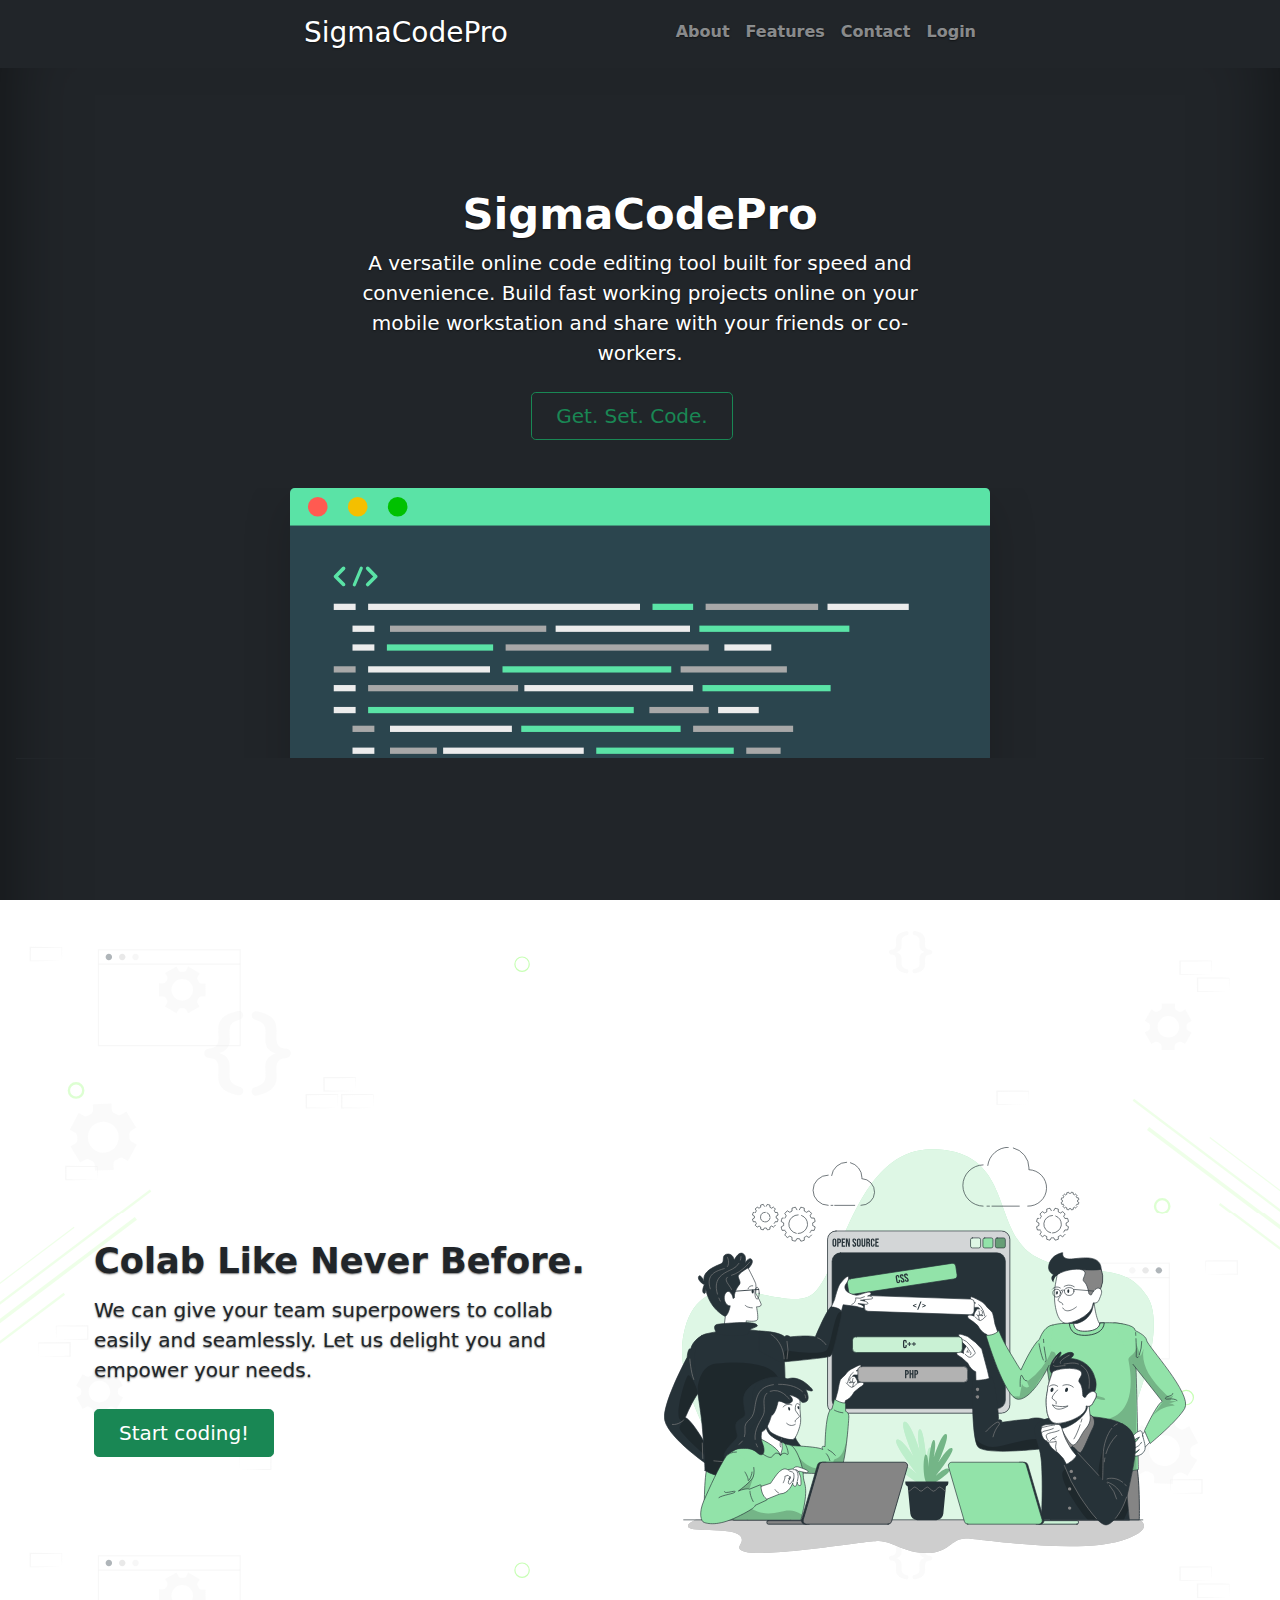
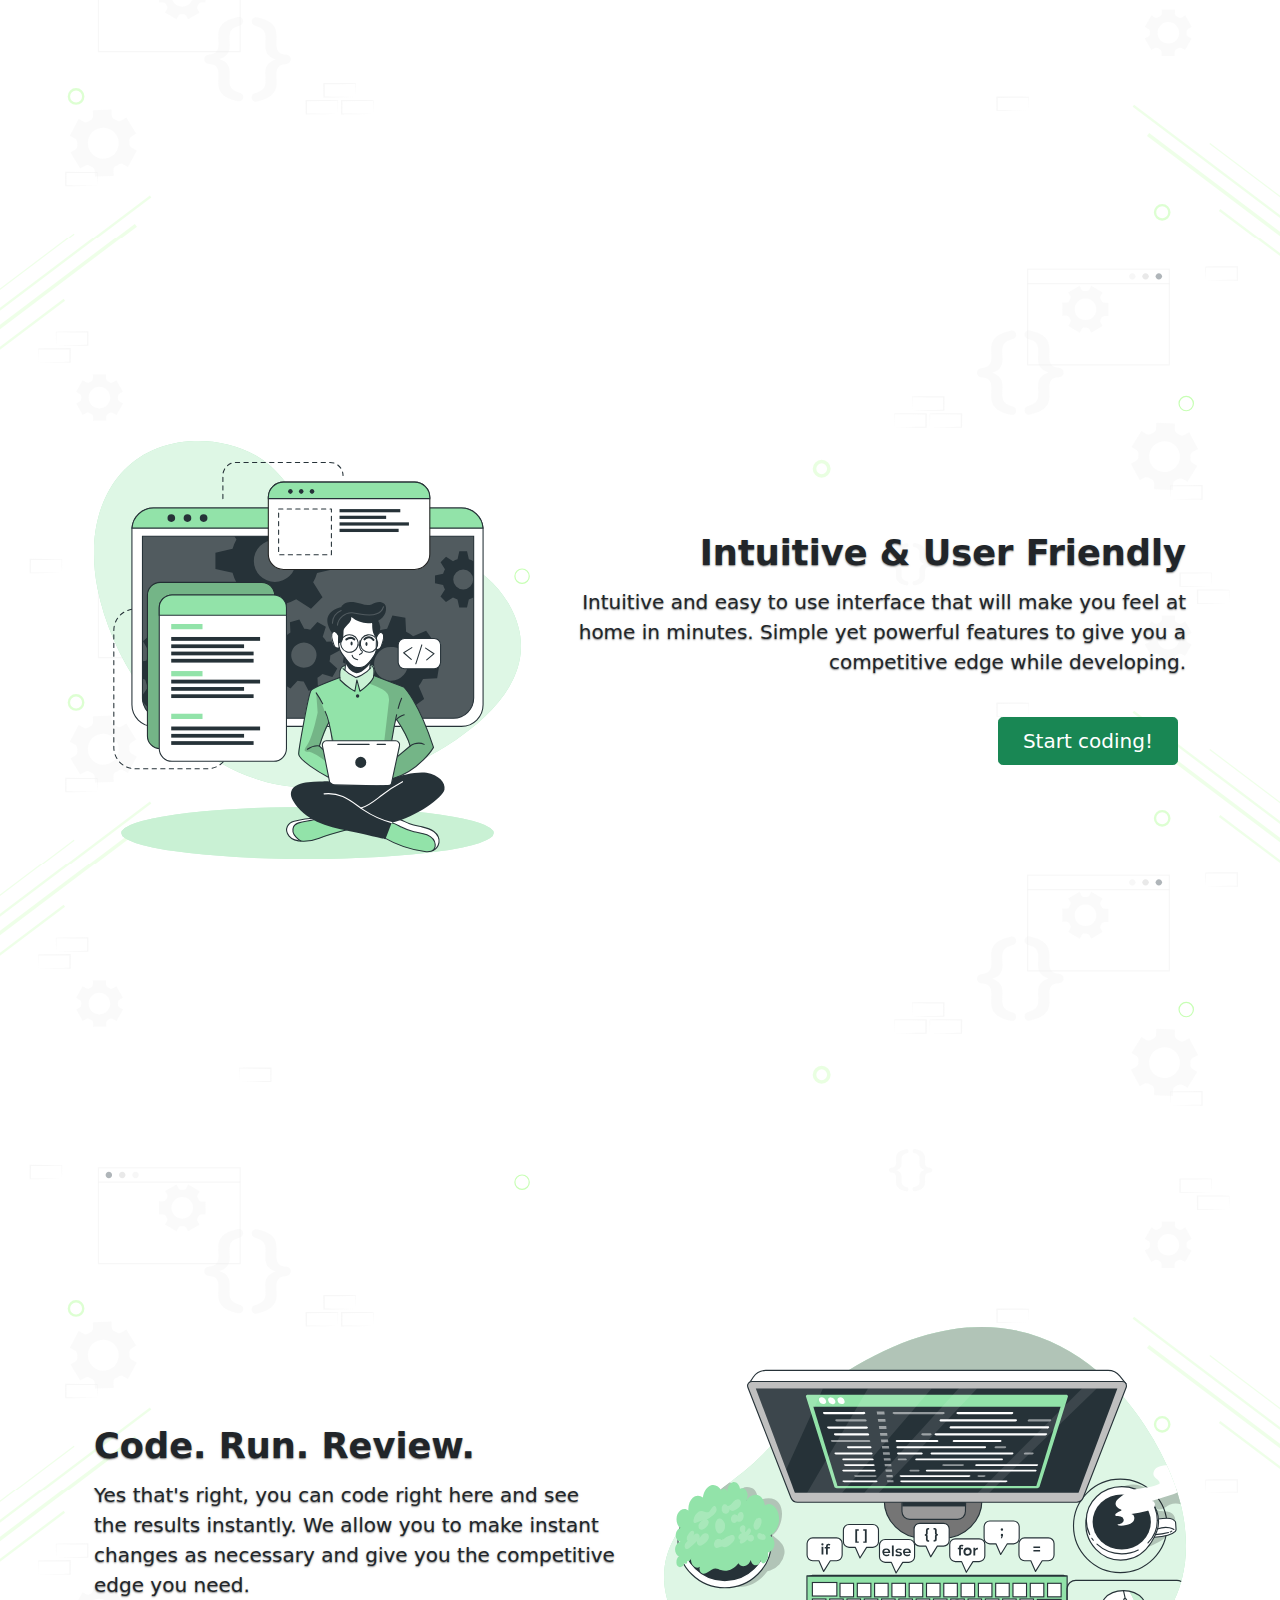
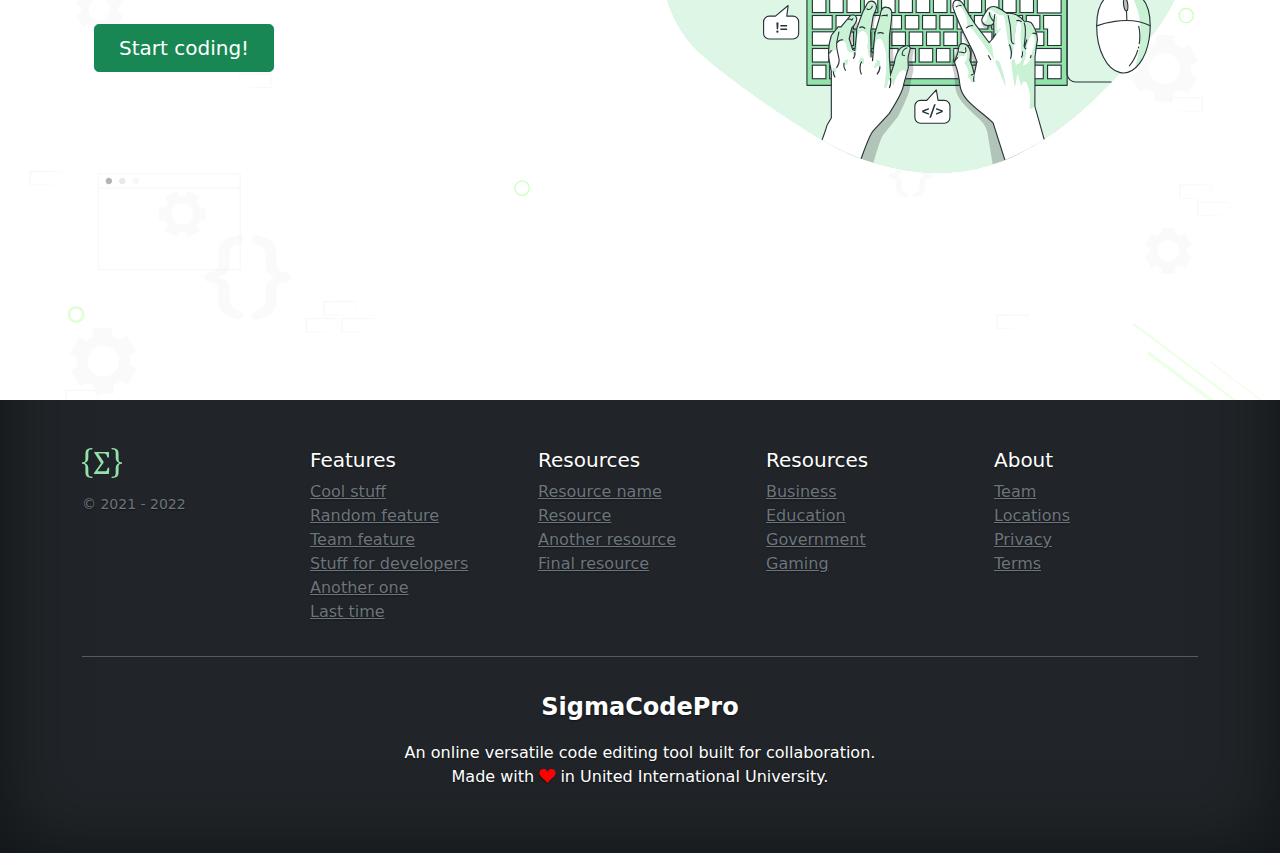
<file: src/index.html>
<!DOCTYPE html>
<html lang="en">

<head>
    <meta charset="UTF-8">
    <meta http-equiv="X-UA-Compatible" content="IE=edge">
    <meta name="viewport" content="width=device-width, initial-scale=1.0">

    <!-- Favicon -->
    <link rel="shortcut icon" href="../assets/favicon.svg" type="image/svg">
    <!-- Bootstrap 5 CSS -->
    <link rel="stylesheet" href="../dependencies/bootstrap/css/bootstrap.min.css">
    <!-- Boostrap Icons -->
    <link rel="stylesheet" href="https://cdn.jsdelivr.net/npm/bootstrap-icons@1.7.2/font/bootstrap-icons.css">

    <!-- Custom CSS -->
    <link rel="stylesheet" href="../static/css/style.css">

    <title>SigmaCodePro</title>

    <style>
        .bd-placeholder-img {
            font-size: 1.125rem;
            text-anchor: middle;
            -webkit-user-select: none;
            -moz-user-select: none;
            user-select: none;
        }
        
        @media (min-width: 768px) {
            .bd-placeholder-img-lg {
                font-size: 3.5rem;
            }
        }
        /*
        * Globals
        */
        /* Custom default button */
        
        .btn-secondary,
        .btn-secondary:hover,
        .btn-secondary:focus {
            color: #333;
            text-shadow: none;
            /* Prevent inheritance from `body` */
        }
        /*
        * Base structure
        */
        
        body {
            text-shadow: 0 .05rem .1rem rgba(0, 0, 0, .5);
            box-shadow: inset 0 0 5rem rgba(0, 0, 0, .5);
        }
        
        .cover-container {
            max-width: 42em;
        }
        /*
        * Header
        */
        
        .nav-masthead .nav-link {
            padding: .25rem 0;
            font-weight: 700;
            color: rgba(255, 255, 255, .5);
            background-color: transparent;
            border-bottom: .25rem solid transparent;
        }
        
        .nav-masthead .nav-link:hover,
        .nav-masthead .nav-link:focus {
            border-bottom-color: rgba(255, 255, 255, .25);
        }
        
        .nav-masthead .nav-link+.nav-link {
            margin-left: 1rem;
        }
        
        .nav-masthead .active {
            color: #fff;
            border-bottom-color: #fff;
        }
        
        .nav-masthead .green:hover {
            color: #92e3a9;
        }
        
        .full-height {
            height: 100vh;
        }
        
        .border-dark {
            border-color: #111;
        }
        
        .header-div {
            height: max-content;
        }
        
        .display-6 {
            font-size: 2.2rem;
        }
        
        .display-5 {
            font-size: 2.7rem;
        }
    </style>

</head>

<body class="text-white bg-dark">
    <header>
        <div class="bg-dark w-100 header-div fixed-top p-3">
            <div class="cover-container mx-auto text-center w-100">
                <h3 class="float-md-start mb-0">SigmaCodePro</h3>
                <nav class="nav nav-masthead justify-content-center float-md-end">
                    <a class="nav-link" aria-current="page" href="#about">About</a>
                    <a class="nav-link" href="#feature-1">Features</a>
                    <a class="nav-link" href="#contact">Contact</a>
                    <a class="nav-link green" href="login.php">Login</a>
                </nav>
            </div>
        </div>
    </header>

    <!-- Hero Section -->
    <div class="d-flex justify-content-center align-items-center mx-auto w-100 p-3 text-center flex-column full-height" id="about">
        <!-- <main class="px-3">
            <h1>SigmaCodePro.</h1>
            <p class="lead">Cover is a one-page template for building simple and beautiful home pages. Download, edit the text, and add your own fullscreen background photo to make it your own.</p>
            <p class="lead">
                <a href="#" class="btn btn-lg btn-secondary fw-bold border-white bg-white">Learn more</a>
            </p>
        </main> -->
        <div class="px-4 pt-5 my-5 text-center border-bottom border-dark">
            <h1 class="display-5 fw-bold m5-4">SigmaCodePro</h1>
            <div class="col-lg-6 mx-auto">
                <p class="lead mb-4">A versatile online code editing tool built for speed and convenience. Build fast working projects online on your mobile workstation and share with your friends or co-workers.</p>
                <div class="d-grid gap-2 d-sm-flex justify-content-sm-center mb-5">
                    <button type="button" class="btn btn-outline-success btn-lg px-4 me-sm-3" onclick="login()">Get. Set. Code. </button>
                </div>
            </div>
            <div class="overflow-hidden" style="max-height: 30vh;">
                <div class="container px-5">
                    <img src="../assets/images/code-editor.svg" class="img-fluid rounded-3 shadow-lg mb-4" alt="Code Editor" width="700" height="500" loading="lazy">
                </div>
            </div>
        </div>
    </div>

    <div class="text-dark editor-bg" id="feature">
        <!-- First Block -->
        <div class="d-flex justify-content-center align-items-center mx-auto w-100 p-3 text-center flex-column full-height" id="feature-1">
            <div class="container col-xxl-8 px-4 py-5">
                <div class="row flex-lg-row-reverse align-items-center g-5 py-5">
                    <div class="col-10 col-sm-8 col-lg-6">
                        <img src="../assets/images/open-source-concept-illustration.svg" class="d-block mx-lg-auto img-fluid" alt="Colab and Code" height="750" loading="lazy">
                    </div>
                    <div class="col-lg-6 text-start">
                        <h1 class="display-6 fw-bold lh-1 mb-3">Colab Like Never Before.</h1>
                        <p class="lead">We can give your team superpowers to collab easily and seamlessly. Let us delight you and empower your needs.
                        </p>
                        <div class="d-grid gap-2 d-md-flex justify-content-md-start mt-4">
                            <button type="button" class="btn btn-success btn-lg px-4 me-md-2" onclick="login()">Start coding!</button>
                        </div>
                    </div>
                </div>
            </div>
        </div>

        <!-- Second Block -->
        <div class="d-flex justify-content-center align-items-center mx-auto w-100 p-3 text-center flex-column full-height" id="feature-2">
            <div class="container col-xxl-8 px-4 py-5">
                <div class="row flex-lg-row align-items-center g-5 py-5">
                    <div class="col-10 col-sm-8 col-lg-5">
                        <img src="../assets/images/developer-activity-concept-illustration.svg" class="d-block mx-lg-auto img-fluid" alt="Colab and Code" height="750" loading="lazy">
                    </div>
                    <div class="col-lg-7 text-end">
                        <h1 class="display-6 fw-bold lh-1 mb-3">Intuitive & User Friendly</h1>
                        <p class="lead">Intuitive and easy to use interface that will make you feel at home in minutes. Simple yet powerful features to give you a competitive edge while developing.
                        </p>
                        <div class="d-grid gap-2 d-md-flex justify-content-md-start mt-4 float-end">
                            <button type="button" class="btn btn-success btn-lg px-4 me-md-2" onclick="login()">Start coding!</button>
                        </div>
                    </div>
                </div>
            </div>
        </div>

        <!-- Third Block -->
        <div class="d-flex justify-content-center align-items-center mx-auto w-100 p-3 text-center flex-column full-height" id="feature-3">
            <div class="container col-xxl-8 px-4 py-5">
                <div class="row flex-lg-row-reverse align-items-center g-5 py-5">
                    <div class="col-10 col-sm-8 col-lg-6">
                        <img src="../assets/images/code-typing-concept-illustration.svg" class="d-block mx-lg-auto img-fluid" alt="Colab and Code" height="750" loading="lazy">
                    </div>
                    <div class="col-lg-6 text-start">
                        <h1 class="display-6 fw-bold lh-1 mb-3">Code. Run. Review.</h1>
                        <p class="lead">Yes that's right, you can code right here and see the results instantly. We allow you to make instant changes as necessary and give you the competitive edge you need.
                        </p>
                        <div class="d-grid gap-2 d-md-flex justify-content-md-start mt-4">
                            <button type="button" class="btn btn-success btn-lg px-4 me-md-2" onclick="login()">Start coding!</button>
                        </div>
                    </div>
                </div>
            </div>
        </div>
    </div>

    <!-- Footer Section -->
    <footer class="container py-5" id="contact">
        <div class="row">
            <div class="col-12 col-md">
                <a href="index.html" target="_blank" rel="noopener noreferrer">
                    <img src="../assets/images/scp-logo-green.svg" alt="" srcset="" style="width: 2.5rem;" class="mb-3">
                </a>
                <small class="d-block mb-3 text-muted">&copy; 2021 - 2022</small>
            </div>
            <div class="col-6 col-md">
                <h5>Features</h5>
                <ul class="list-unstyled text-small">
                    <li><a class="link-secondary" href="#">Cool stuff</a></li>
                    <li><a class="link-secondary" href="#">Random feature</a></li>
                    <li><a class="link-secondary" href="#">Team feature</a></li>
                    <li><a class="link-secondary" href="#">Stuff for developers</a></li>
                    <li><a class="link-secondary" href="#">Another one</a></li>
                    <li><a class="link-secondary" href="#">Last time</a></li>
                </ul>
            </div>
            <div class="col-6 col-md">
                <h5>Resources</h5>
                <ul class="list-unstyled text-small">
                    <li><a class="link-secondary" href="#">Resource name</a></li>
                    <li><a class="link-secondary" href="#">Resource</a></li>
                    <li><a class="link-secondary" href="#">Another resource</a></li>
                    <li><a class="link-secondary" href="#">Final resource</a></li>
                </ul>
            </div>
            <div class="col-6 col-md">
                <h5>Resources</h5>
                <ul class="list-unstyled text-small">
                    <li><a class="link-secondary" href="#">Business</a></li>
                    <li><a class="link-secondary" href="#">Education</a></li>
                    <li><a class="link-secondary" href="#">Government</a></li>
                    <li><a class="link-secondary" href="#">Gaming</a></li>
                </ul>
            </div>
            <div class="col-6 col-md">
                <h5>About</h5>
                <ul class="list-unstyled text-small">
                    <li><a class="link-secondary" href="https://github.com/ashababnoor/sigma-code-editor" target="_blank">Team</a></li>
                    <li><a class="link-secondary" href="#">Locations</a></li>
                    <li><a class="link-secondary" href="#">Privacy</a></li>
                    <li><a class="link-secondary" href="#">Terms</a></li>
                </ul>
            </div>
        </div>
        <hr>
        <div class="pt-3 text-center">
            <p class="fw-bold" style="font-size: 1.5rem;">SigmaCodePro</p>
            <p>
                An online versatile code editing tool built for collaboration.
                <br> Made with <i class="bi bi-suit-heart-fill" style="color: red;"></i> in United International University.
            </p>
        </div>
    </footer>

    <!-- Boostrap Javascript -->
    <script src="..\dependencies\bootstrap\js\bootstrap.bundle.min.js"></script>
    <script>
        function login() {
            location.assign("login.php");
        }
    </script>
</body>

</html>
</file>
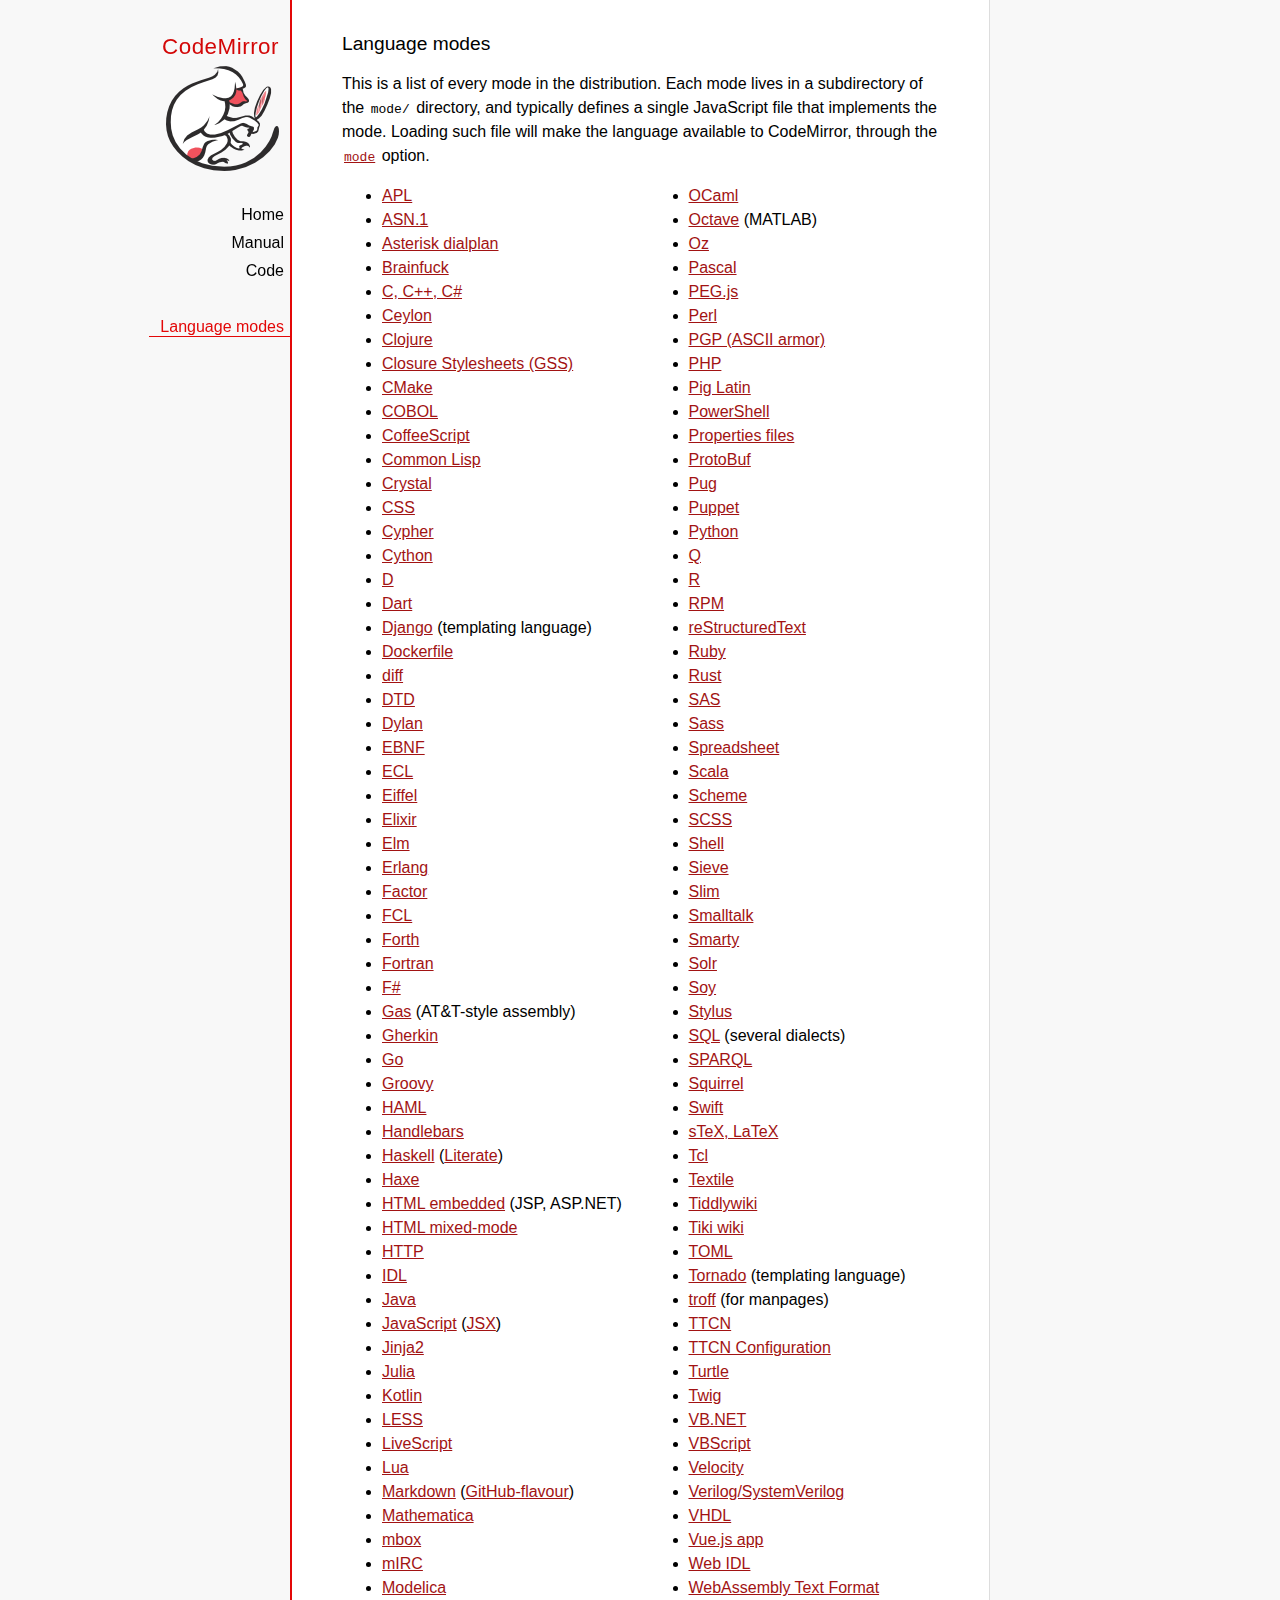
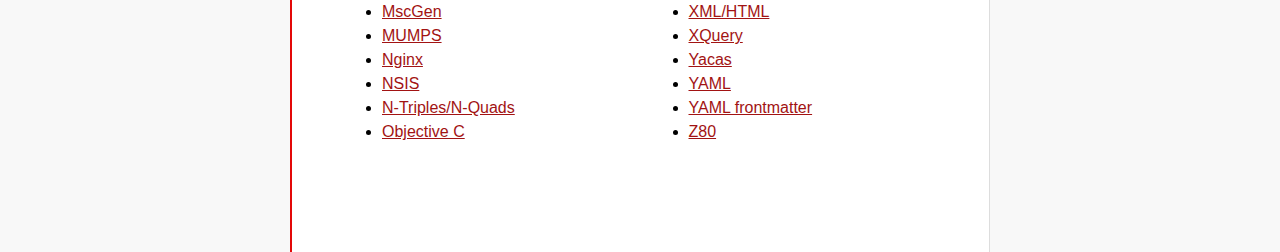
<file: codemirror-5.64.0/mode/index.html>
<!doctype html>

<title>CodeMirror: Language Modes</title>
<meta charset="utf-8"/>
<link rel=stylesheet href="../doc/docs.css">

<div id=nav>
  <a href="https://codemirror.net"><h1>CodeMirror</h1><img id=logo src="../doc/logo.png"></a>

  <ul>
    <li><a href="../index.html">Home</a>
    <li><a href="../doc/manual.html">Manual</a>
    <li><a href="https://github.com/codemirror/codemirror">Code</a>
  </ul>
  <ul>
    <li><a class=active href="#">Language modes</a>
  </ul>
</div>

<article>

  <h2>Language modes</h2>

  <p>This is a list of every mode in the distribution. Each mode lives
in a subdirectory of the <code>mode/</code> directory, and typically
defines a single JavaScript file that implements the mode. Loading
such file will make the language available to CodeMirror, through
the <a href="../doc/manual.html#option_mode"><code>mode</code></a>
option.</p>

  <div style="-webkit-columns: 100px 2; -moz-columns: 100px 2; columns: 100px 2;">
    <ul style="margin-top: 0">
      <li><a href="apl/index.html">APL</a></li>
      <li><a href="asn.1/index.html">ASN.1</a></li>
      <li><a href="asterisk/index.html">Asterisk dialplan</a></li>
      <li><a href="brainfuck/index.html">Brainfuck</a></li>
      <li><a href="clike/index.html">C, C++, C#</a></li>
      <li><a href="clike/index.html">Ceylon</a></li>
      <li><a href="clojure/index.html">Clojure</a></li>
      <li><a href="css/gss.html">Closure Stylesheets (GSS)</a></li>
      <li><a href="cmake/index.html">CMake</a></li>
      <li><a href="cobol/index.html">COBOL</a></li>
      <li><a href="coffeescript/index.html">CoffeeScript</a></li>
      <li><a href="commonlisp/index.html">Common Lisp</a></li>
      <li><a href="crystal/index.html">Crystal</a></li>
      <li><a href="css/index.html">CSS</a></li>
      <li><a href="cypher/index.html">Cypher</a></li>
      <li><a href="python/index.html">Cython</a></li>
      <li><a href="d/index.html">D</a></li>
      <li><a href="dart/index.html">Dart</a></li>
      <li><a href="django/index.html">Django</a> (templating language)</li>
      <li><a href="dockerfile/index.html">Dockerfile</a></li>
      <li><a href="diff/index.html">diff</a></li>
      <li><a href="dtd/index.html">DTD</a></li>
      <li><a href="dylan/index.html">Dylan</a></li>
      <li><a href="ebnf/index.html">EBNF</a></li>
      <li><a href="ecl/index.html">ECL</a></li>
      <li><a href="eiffel/index.html">Eiffel</a></li>
      <li><a href="https://github.com/optick/codemirror-mode-elixir">Elixir</a></li>
      <li><a href="elm/index.html">Elm</a></li>
      <li><a href="erlang/index.html">Erlang</a></li>
      <li><a href="factor/index.html">Factor</a></li>
      <li><a href="fcl/index.html">FCL</a></li>
      <li><a href="forth/index.html">Forth</a></li>
      <li><a href="fortran/index.html">Fortran</a></li>
      <li><a href="mllike/index.html">F#</a></li>
      <li><a href="gas/index.html">Gas</a> (AT&amp;T-style assembly)</li>
      <li><a href="gherkin/index.html">Gherkin</a></li>
      <li><a href="go/index.html">Go</a></li>
      <li><a href="groovy/index.html">Groovy</a></li>
      <li><a href="haml/index.html">HAML</a></li>
      <li><a href="handlebars/index.html">Handlebars</a></li>
      <li><a href="haskell/index.html">Haskell</a> (<a href="haskell-literate/index.html">Literate</a>)</li>
      <li><a href="haxe/index.html">Haxe</a></li>
      <li><a href="htmlembedded/index.html">HTML embedded</a> (JSP, ASP.NET)</li>
      <li><a href="htmlmixed/index.html">HTML mixed-mode</a></li>
      <li><a href="http/index.html">HTTP</a></li>
      <li><a href="idl/index.html">IDL</a></li>
      <li><a href="clike/index.html">Java</a></li>
      <li><a href="javascript/index.html">JavaScript</a> (<a href="jsx/index.html">JSX</a>)</li>
      <li><a href="jinja2/index.html">Jinja2</a></li>
      <li><a href="julia/index.html">Julia</a></li>
      <li><a href="clike/index.html">Kotlin</a></li>
      <li><a href="css/less.html">LESS</a></li>
      <li><a href="livescript/index.html">LiveScript</a></li>
      <li><a href="lua/index.html">Lua</a></li>
      <li><a href="markdown/index.html">Markdown</a> (<a href="gfm/index.html">GitHub-flavour</a>)</li>
      <li><a href="mathematica/index.html">Mathematica</a></li>
      <li><a href="mbox/index.html">mbox</a></li>
      <li><a href="mirc/index.html">mIRC</a></li>
      <li><a href="modelica/index.html">Modelica</a></li>
      <li><a href="mscgen/index.html">MscGen</a></li>
      <li><a href="mumps/index.html">MUMPS</a></li>
      <li><a href="nginx/index.html">Nginx</a></li>
      <li><a href="nsis/index.html">NSIS</a></li>
      <li><a href="ntriples/index.html">N-Triples/N-Quads</a></li>
      <li><a href="clike/index.html">Objective C</a></li>
      <li><a href="mllike/index.html">OCaml</a></li>
      <li><a href="octave/index.html">Octave</a> (MATLAB)</li>
      <li><a href="oz/index.html">Oz</a></li>
      <li><a href="pascal/index.html">Pascal</a></li>
      <li><a href="pegjs/index.html">PEG.js</a></li>
      <li><a href="perl/index.html">Perl</a></li>
      <li><a href="asciiarmor/index.html">PGP (ASCII armor)</a></li>
      <li><a href="php/index.html">PHP</a></li>
      <li><a href="pig/index.html">Pig Latin</a></li>
      <li><a href="powershell/index.html">PowerShell</a></li>
      <li><a href="properties/index.html">Properties files</a></li>
      <li><a href="protobuf/index.html">ProtoBuf</a></li>
      <li><a href="pug/index.html">Pug</a></li>
      <li><a href="puppet/index.html">Puppet</a></li>
      <li><a href="python/index.html">Python</a></li>
      <li><a href="q/index.html">Q</a></li>
      <li><a href="r/index.html">R</a></li>
      <li><a href="rpm/index.html">RPM</a></li>
      <li><a href="rst/index.html">reStructuredText</a></li>
      <li><a href="ruby/index.html">Ruby</a></li>
      <li><a href="rust/index.html">Rust</a></li>
      <li><a href="sas/index.html">SAS</a></li>
      <li><a href="sass/index.html">Sass</a></li>
      <li><a href="spreadsheet/index.html">Spreadsheet</a></li>
      <li><a href="clike/scala.html">Scala</a></li>
      <li><a href="scheme/index.html">Scheme</a></li>
      <li><a href="css/scss.html">SCSS</a></li>
      <li><a href="shell/index.html">Shell</a></li>
      <li><a href="sieve/index.html">Sieve</a></li>
      <li><a href="slim/index.html">Slim</a></li>
      <li><a href="smalltalk/index.html">Smalltalk</a></li>
      <li><a href="smarty/index.html">Smarty</a></li>
      <li><a href="solr/index.html">Solr</a></li>
      <li><a href="soy/index.html">Soy</a></li>
      <li><a href="stylus/index.html">Stylus</a></li>
      <li><a href="sql/index.html">SQL</a> (several dialects)</li>
      <li><a href="sparql/index.html">SPARQL</a></li>
      <li><a href="clike/index.html">Squirrel</a></li>
      <li><a href="swift/index.html">Swift</a></li>
      <li><a href="stex/index.html">sTeX, LaTeX</a></li>
      <li><a href="tcl/index.html">Tcl</a></li>
      <li><a href="textile/index.html">Textile</a></li>
      <li><a href="tiddlywiki/index.html">Tiddlywiki</a></li>
      <li><a href="tiki/index.html">Tiki wiki</a></li>
      <li><a href="toml/index.html">TOML</a></li>
      <li><a href="tornado/index.html">Tornado</a> (templating language)</li>
      <li><a href="troff/index.html">troff</a> (for manpages)</li>
      <li><a href="ttcn/index.html">TTCN</a></li>
      <li><a href="ttcn-cfg/index.html">TTCN Configuration</a></li>
      <li><a href="turtle/index.html">Turtle</a></li>
      <li><a href="twig/index.html">Twig</a></li>
      <li><a href="vb/index.html">VB.NET</a></li>
      <li><a href="vbscript/index.html">VBScript</a></li>
      <li><a href="velocity/index.html">Velocity</a></li>
      <li><a href="verilog/index.html">Verilog/SystemVerilog</a></li>
      <li><a href="vhdl/index.html">VHDL</a></li>
      <li><a href="vue/index.html">Vue.js app</a></li>
      <li><a href="webidl/index.html">Web IDL</a></li>
      <li><a href="wast/index.html">WebAssembly Text Format</a></li>
      <li><a href="xml/index.html">XML/HTML</a></li>
      <li><a href="xquery/index.html">XQuery</a></li>
      <li><a href="yacas/index.html">Yacas</a></li>
      <li><a href="yaml/index.html">YAML</a></li>
      <li><a href="yaml-frontmatter/index.html">YAML frontmatter</a></li>
      <li><a href="z80/index.html">Z80</a></li>
    </ul>
  </div>

</article>
</file>
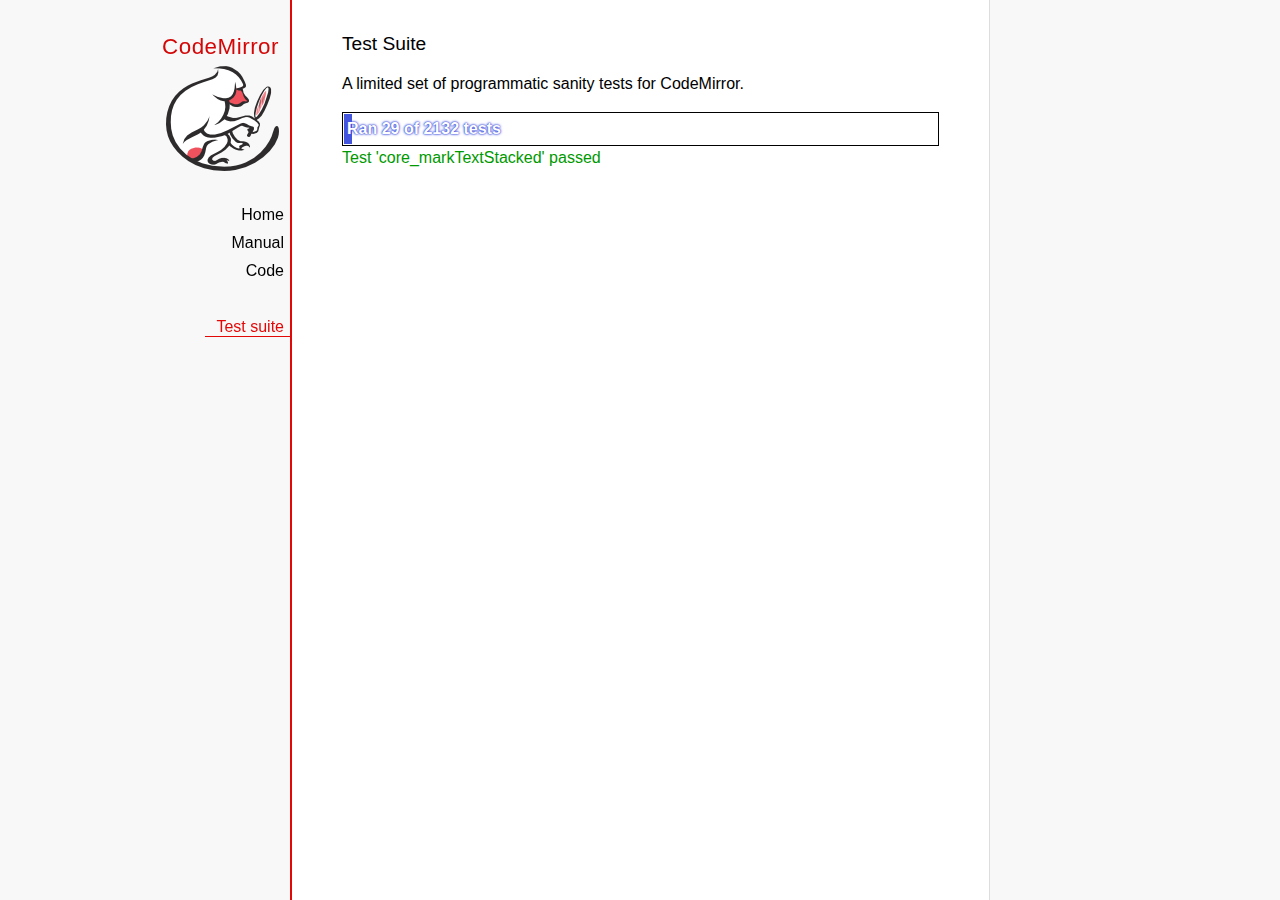
<file: codemirror-5.64.0/test/index.html>
<!doctype html>

<meta charset="utf-8"/>
<title>CodeMirror: Test Suite</title>
<link rel=stylesheet href="../doc/docs.css">

<link rel="stylesheet" href="../lib/codemirror.css">
<link rel="stylesheet" href="mode_test.css">
<script>
  var errored = []
  window.onerror = function(e) { errored.push(e) }
</script>
<script src="../doc/activebookmark.js"></script>
<script src="../lib/codemirror.js"></script>
<script src="../mode/meta.js"></script>
<script src="../addon/mode/overlay.js"></script>
<script src="../addon/mode/multiplex.js"></script>
<script src="../addon/search/searchcursor.js"></script>
<script src="../addon/dialog/dialog.js"></script>
<script src="../addon/edit/matchbrackets.js"></script>
<script src="../addon/hint/sql-hint.js"></script>
<script src="../addon/hint/xml-hint.js"></script>
<script src="../addon/hint/html-hint.js"></script>
<script src="../addon/comment/comment.js"></script>
<script src="../addon/mode/simple.js"></script>
<script src="../mode/css/css.js"></script>
<script src="../mode/clike/clike.js"></script>
<!-- clike must be after css or vim and sublime tests will fail -->
<script src="../mode/clojure/clojure.js"></script>
<script src="../mode/cypher/cypher.js"></script>
<script src="../mode/d/d.js"></script>
<script src="../mode/dockerfile/dockerfile.js"></script>
<script src="../mode/gfm/gfm.js"></script>
<script src="../mode/haml/haml.js"></script>
<script src="../mode/htmlmixed/htmlmixed.js"></script>
<script src="../mode/javascript/javascript.js"></script>
<script src="../mode/jsx/jsx.js"></script>
<script src="../mode/markdown/markdown.js"></script>
<script src="../mode/php/php.js"></script>
<script src="../mode/python/python.js"></script>
<script src="../mode/powershell/powershell.js"></script>
<script src="../mode/ruby/ruby.js"></script>
<script src="../mode/sass/sass.js"></script>
<script src="../mode/shell/shell.js"></script>
<script src="../mode/slim/slim.js"></script>
<script src="../mode/soy/soy.js"></script>
<script src="../mode/sql/sql.js"></script>
<script src="../mode/stex/stex.js"></script>
<script src="../mode/swift/swift.js"></script>
<script src="../mode/textile/textile.js"></script>
<script src="../mode/verilog/verilog.js"></script>
<script src="../mode/xml/xml.js"></script>
<script src="../mode/xquery/xquery.js"></script>
<script src="../keymap/emacs.js"></script>
<script src="../keymap/sublime.js"></script>
<script src="../keymap/vim.js"></script>
<script src="../mode/rust/rust.js"></script>
<script src="../mode/mscgen/mscgen.js"></script>
<script src="../mode/dylan/dylan.js"></script>
<script src="../mode/wast/wast.js"></script>

<style>
  .ok { color: #090; }
  .fail { color: #e00; }
  .error { color: #c90; }
  .done { font-weight: bold; }
  #progress {
  background: #45d;
  color: white;
  text-shadow: 0 0 1px #45d, 0 0 2px #45d, 0 0 3px #45d;
  font-weight: bold;
  white-space: pre;
  }
  #testground {
  visibility: hidden;
  }
  #testground.offscreen {
  visibility: visible;
  position: absolute;
  left: -10000px;
  top: -10000px;
  }
  .CodeMirror { border: 1px solid black; }
</style>

<div id=nav>
  <a href="https://codemirror.net"><h1>CodeMirror</h1><img id=logo src="../doc/logo.png"></a>

  <ul>
    <li><a href="../index.html">Home</a>
    <li><a href="../doc/manual.html">Manual</a>
    <li><a href="https://github.com/codemirror/codemirror">Code</a>
  </ul>
  <ul>
    <li><a class=active href="#">Test suite</a>
  </ul>
</div>

<article>
  <h2>Test Suite</h2>

    <p>A limited set of programmatic sanity tests for CodeMirror.</p>

    <div style="border: 1px solid black; padding: 1px; max-width: 700px;">
      <div style="width: 0px;" id=progress><div style="padding: 3px;">Ran <span id="progress_ran">0</span><span id="progress_total"> of 0</span> tests</div></div>
    </div>
    <p id=status>Please enable JavaScript...</p>
    <div id=output></div>

    <div id=testground></div>

    <script src="driver.js"></script>
    <script src="test.js"></script>
    <script src="doc_test.js"></script>
    <script src="multi_test.js"></script>
    <script src="contenteditable_test.js"></script>
    <script src="scroll_test.js"></script>
    <script src="comment_test.js"></script>
    <script src="search_test.js"></script>
    <script src="mode_test.js"></script>

    <script src="../mode/clike/test.js"></script>
    <script src="../mode/clojure/test.js"></script>
    <script src="../mode/css/test.js"></script>
    <script src="../mode/css/gss_test.js"></script>
    <script src="../mode/css/scss_test.js"></script>
    <script src="../mode/css/less_test.js"></script>
    <script src="../mode/cypher/test.js"></script>
    <script src="../mode/d/test.js"></script>
    <script src="../mode/dockerfile/test.js"></script>
    <script src="../mode/gfm/test.js"></script>
    <script src="../mode/haml/test.js"></script>
    <script src="../mode/javascript/test.js"></script>
    <script src="../mode/jsx/test.js"></script>
    <script src="../mode/markdown/test.js"></script>
    <script src="../mode/php/test.js"></script>
    <script src="../mode/powershell/test.js"></script>
    <script src="../mode/ruby/test.js"></script>
    <script src="../mode/sass/test.js"></script>
    <script src="../mode/shell/test.js"></script>
    <script src="../mode/slim/test.js"></script>
    <script src="../mode/soy/test.js"></script>
    <script src="../mode/stex/test.js"></script>
    <script src="../mode/swift/test.js"></script>
    <script src="../mode/textile/test.js"></script>
    <script src="../mode/verilog/test.js"></script>
    <script src="../mode/xml/test.js"></script>
    <script src="../mode/xquery/test.js"></script>
    <script src="../mode/python/test.js"></script>
    <script src="../mode/rust/test.js"></script>
    <script src="../mode/wast/test.js"></script>
    <script src="../mode/mscgen/mscgen_test.js"></script>
    <script src="../mode/mscgen/xu_test.js"></script>
    <script src="../mode/mscgen/msgenny_test.js"></script>
    <script src="../mode/dylan/test.js"></script>
    <script src="../addon/mode/multiplex_test.js"></script>
    <script src="../addon/fold/foldcode.js"></script>
    <script src="../addon/fold/brace-fold.js"></script>
    <script src="../addon/fold/xml-fold.js"></script>
    <script src="../addon/scroll/annotatescrollbar.js"></script>

    <script src="emacs_test.js"></script>
    <script src="sql-hint-test.js"></script>
    <script src="sublime_test.js"></script>
    <script src="vim_test.js"></script>
    <script src="html-hint-test.js"></script>
    <script src="annotatescrollbar.js"></script>
    <script>
      window.onload = runHarness;
      CodeMirror.on(window, 'hashchange', runHarness);

      function esc(str) {
        return str.replace(/[<&]/, function(ch) { return ch == "<" ? "&lt;" : "&amp;"; });
      }

      var output = document.getElementById("output"),
          progress = document.getElementById("progress"),
          progressRan = document.getElementById("progress_ran").childNodes[0],
          progressTotal = document.getElementById("progress_total").childNodes[0];
      var count = 0,
          failed = 0,
          skipped = 0,
          bad = "",
          running = false, // Flag that states tests are running
          quit = false, // Flag to quit tests ASAP
          verbose = false, // Adds message for *every* test to output
          done = false

      function runHarness(){
        if (running) {
          quit = true;
          setStatus("Restarting tests...", '', true);
          setTimeout(function(){ runHarness(); }, 500);
          return;
        }
        filters = [];
        verbose = false;
        if (window.location.hash.substr(1)){
          var strings = window.location.hash.substr(1).split(",");
          while (strings.length) {
            var s = strings.shift();
            if (s === "verbose")
              verbose = true;
            else
              filters.push(parseTestFilter(decodeURIComponent(s)));
          }
        }
        quit = false;
        running = true;
        setStatus("Loading tests...");
        count = 0;
        failed = 0;
        done = false;
        skipped = 0;
        bad = "";
        totalTests = countTests();
        progressTotal.nodeValue = " of " + totalTests;
        progressRan.nodeValue = count;
        output.innerHTML = '';
        document.getElementById("testground").innerHTML = "<form>" +
          "<textarea id=\"code\" name=\"code\"></textarea>" +
          "<input type=submit value=ok name=submit>" +
          "</form>";
        runTests(displayTest);
      }

      function setStatus(message, className, force){
        if (quit && !force) return;
        if (!message) throw("must provide message");
        var status = document.getElementById("status").childNodes[0];
        status.nodeValue = message;
        status.parentNode.className = className;
      }
      function addOutput(name, className, code){
        var newOutput = document.createElement("dl");
        var newTitle = document.createElement("dt");
        newTitle.className = className;
        newTitle.appendChild(document.createTextNode(name));
        newOutput.appendChild(newTitle);
        var newMessage = document.createElement("dd");
        newMessage.innerHTML = code;
        newOutput.appendChild(newTitle);
        newOutput.appendChild(newMessage);
        output.appendChild(newOutput);
      }
      function displayTest(type, name, customMessage) {
        var message = "???";
        if (type != "done" && type != "skipped") ++count;
        progress.style.width = (count * (progress.parentNode.clientWidth - 2) / (totalTests || 1)) + "px";
        progressRan.nodeValue = count;
        if (type == "ok") {
          message = "Test '" + name + "' passed";
          if (!verbose) customMessage = false;
        } else if (type == "skipped") {
          message = "Test '" + name + "' skipped";
          ++skipped;
          if (!verbose) customMessage = false;
        } else if (type == "expected") {
          message = "Test '" + name + "' failed as expected";
          if (!verbose) customMessage = false;
        } else if (type == "error" || type == "fail") {
          ++failed;
          message = "Test '" + name + "' failed";
        } else if (type == "done") {
          if (failed) {
            type += " fail";
            message = failed + " failure" + (failed > 1 ? "s" : "");
          } else if (count < totalTests) {
            failed = totalTests - count;
            type += " fail";
            message = failed + " failure" + (failed > 1 ? "s" : "");
          } else {
            type += " ok";
            message = "All passed"
            if (skipped) {
              message += " (" + skipped + " skipped)";
            }
          }
          done = true
          progressTotal.nodeValue = '';
          customMessage = true; // Hack to avoid adding to output
        }
        if (verbose && !customMessage)  customMessage = message;
        setStatus(message, type);
        if (customMessage && customMessage.length > 0) {
          addOutput(name, type, customMessage);
        }
      }
    </script>

</article>
</file>
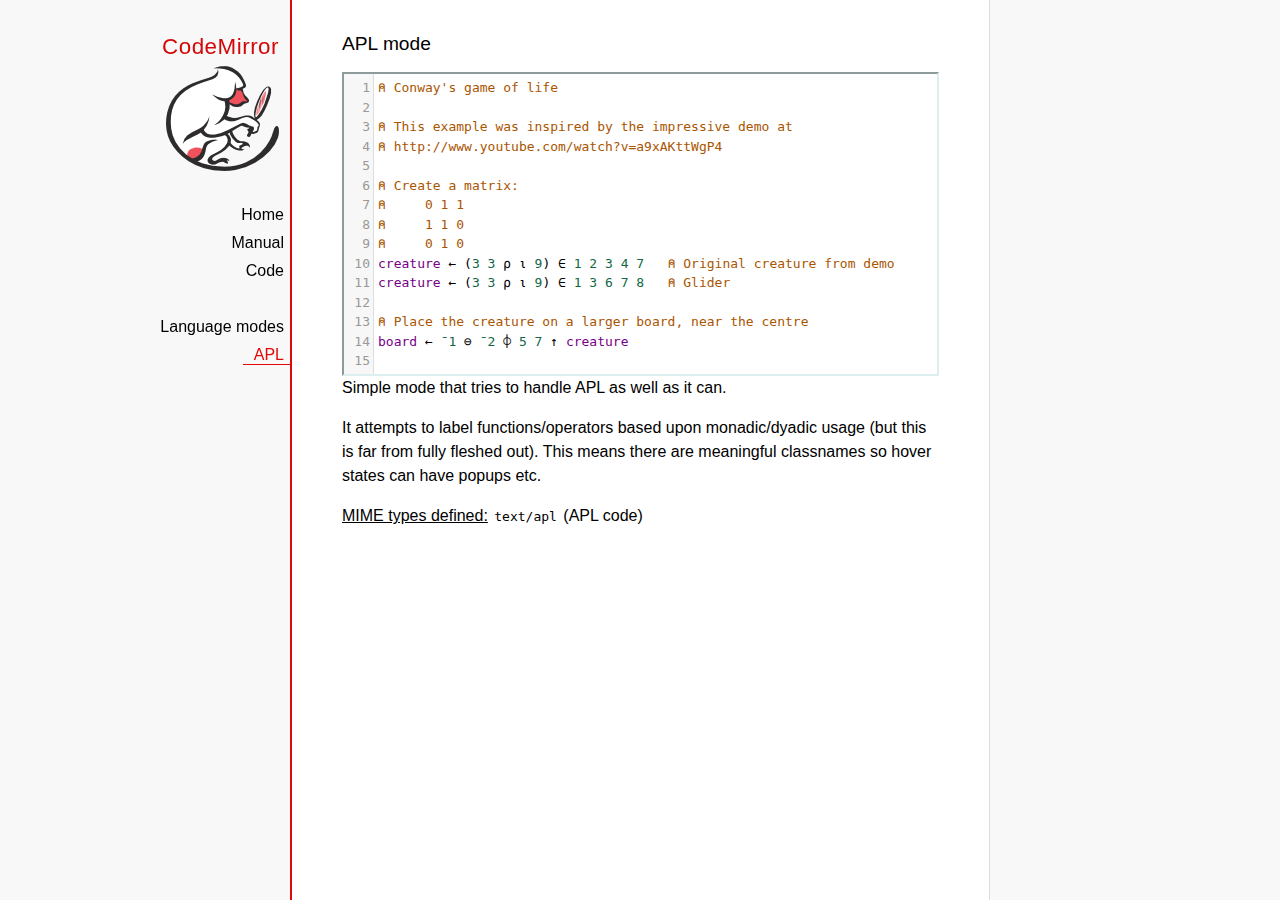
<file: codemirror-5.64.0/mode/apl/index.html>
<!doctype html>

<title>CodeMirror: APL mode</title>
<meta charset="utf-8"/>
<link rel=stylesheet href="../../doc/docs.css">

<link rel="stylesheet" href="../../lib/codemirror.css">
<script src="../../lib/codemirror.js"></script>
<script src="../../addon/edit/matchbrackets.js"></script>
<script src="./apl.js"></script>
<style>
	.CodeMirror { border: 2px inset #dee; }
    </style>
<div id=nav>
  <a href="https://codemirror.net"><h1>CodeMirror</h1><img id=logo src="../../doc/logo.png" alt=""></a>

  <ul>
    <li><a href="../../index.html">Home</a>
    <li><a href="../../doc/manual.html">Manual</a>
    <li><a href="https://github.com/codemirror/codemirror">Code</a>
  </ul>
  <ul>
    <li><a href="../index.html">Language modes</a>
    <li><a class=active href="#">APL</a>
  </ul>
</div>

<article>
<h2>APL mode</h2>
<form><textarea id="code" name="code">
⍝ Conway's game of life

⍝ This example was inspired by the impressive demo at
⍝ http://www.youtube.com/watch?v=a9xAKttWgP4

⍝ Create a matrix:
⍝     0 1 1
⍝     1 1 0
⍝     0 1 0
creature ← (3 3 ⍴ ⍳ 9) ∈ 1 2 3 4 7   ⍝ Original creature from demo
creature ← (3 3 ⍴ ⍳ 9) ∈ 1 3 6 7 8   ⍝ Glider

⍝ Place the creature on a larger board, near the centre
board ← ¯1 ⊖ ¯2 ⌽ 5 7 ↑ creature

⍝ A function to move from one generation to the next
life ← {∨/ 1 ⍵ ∧ 3 4 = ⊂+/ +⌿ 1 0 ¯1 ∘.⊖ 1 0 ¯1 ⌽¨ ⊂⍵}

⍝ Compute n-th generation and format it as a
⍝ character matrix
gen ← {' #'[(life ⍣ ⍵) board]}

⍝ Show first three generations
(gen 1) (gen 2) (gen 3)
</textarea></form>

    <script>
      var editor = CodeMirror.fromTextArea(document.getElementById("code"), {
        lineNumbers: true,
        matchBrackets: true,
        mode: "text/apl"
      });
    </script>

    <p>Simple mode that tries to handle APL as well as it can.</p>
    <p>It attempts to label functions/operators based upon
    monadic/dyadic usage (but this is far from fully fleshed out).
    This means there are meaningful classnames so hover states can
    have popups etc.</p>

    <p><strong>MIME types defined:</strong> <code>text/apl</code> (APL code)</p>
  </article>
</file>
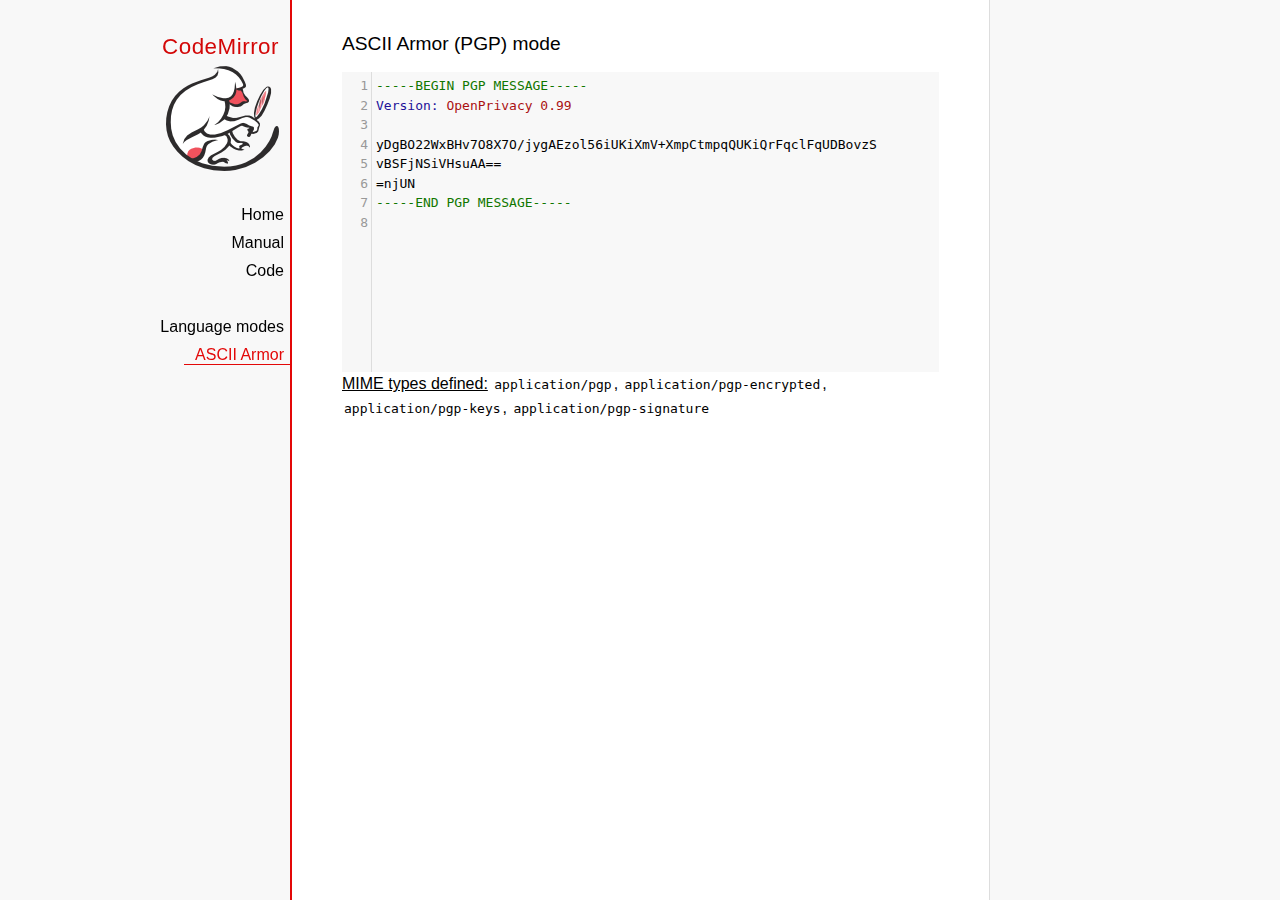
<file: codemirror-5.64.0/mode/asciiarmor/index.html>
<!doctype html>

<title>CodeMirror: ASCII Armor (PGP) mode</title>
<meta charset="utf-8"/>
<link rel=stylesheet href="../../doc/docs.css">

<link rel="stylesheet" href="../../lib/codemirror.css">
<script src="../../lib/codemirror.js"></script>
<script src="asciiarmor.js"></script>
<style>.CodeMirror {background: #f8f8f8;}</style>
<div id=nav>
  <a href="https://codemirror.net"><h1>CodeMirror</h1><img id=logo src="../../doc/logo.png" alt=""></a>

  <ul>
    <li><a href="../../index.html">Home</a>
    <li><a href="../../doc/manual.html">Manual</a>
    <li><a href="https://github.com/codemirror/codemirror">Code</a>
  </ul>
  <ul>
    <li><a href="../index.html">Language modes</a>
    <li><a class=active href="#">ASCII Armor</a>
  </ul>
</div>

<article>
<h2>ASCII Armor (PGP) mode</h2>
<form><textarea id="code" name="code">
-----BEGIN PGP MESSAGE-----
Version: OpenPrivacy 0.99

yDgBO22WxBHv7O8X7O/jygAEzol56iUKiXmV+XmpCtmpqQUKiQrFqclFqUDBovzS
vBSFjNSiVHsuAA==
=njUN
-----END PGP MESSAGE-----
</textarea></form>

<script>
var editor = CodeMirror.fromTextArea(document.getElementById("code"), {
  lineNumbers: true
});
</script>

<p><strong>MIME types
defined:</strong> <code>application/pgp</code>, <code>application/pgp-encrypted</code>, <code>application/pgp-keys</code>, <code>application/pgp-signature</code></p>

</article>
</file>
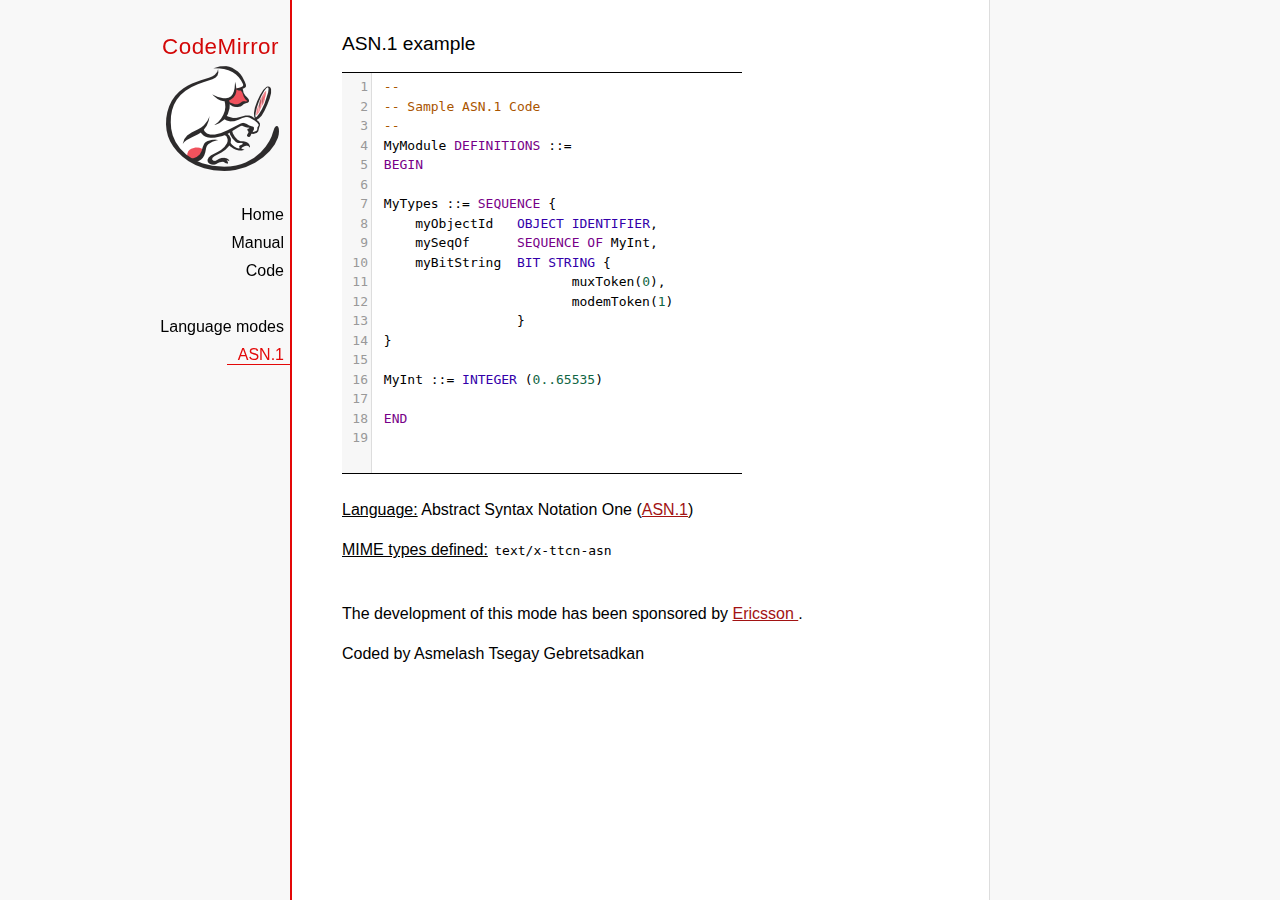
<file: codemirror-5.64.0/mode/asn.1/index.html>
﻿<!doctype html>

<title>CodeMirror: ASN.1 mode</title>
<meta charset="utf-8"/>
<link rel=stylesheet href="../../doc/docs.css">

<link rel="stylesheet" href="../../lib/codemirror.css">
<script src="../../lib/codemirror.js"></script>
<script src="../../addon/edit/matchbrackets.js"></script>
<script src="asn.1.js"></script>
<style>
    .CodeMirror {
        border-top: 1px solid black;
        border-bottom: 1px solid black;
    }
</style>
<div id=nav>
    <a href="https://codemirror.net"><h1>CodeMirror</h1>
        <img id=logo src="../../doc/logo.png" alt="">
    </a>

    <ul>
        <li><a href="../../index.html">Home</a>
        <li><a href="../../doc/manual.html">Manual</a>
        <li><a href="https://github.com/codemirror/codemirror">Code</a>
    </ul>
    <ul>
        <li><a href="../index.html">Language modes</a>
        <li><a class=active href="http://en.wikipedia.org/wiki/Abstract_Syntax_Notation_One">ASN.1</a>
    </ul>
</div>
<article>
    <h2>ASN.1 example</h2>
    <div>
        <textarea id="ttcn-asn-code">
 --
 -- Sample ASN.1 Code
 --
 MyModule DEFINITIONS ::=
 BEGIN

 MyTypes ::= SEQUENCE {
     myObjectId   OBJECT IDENTIFIER,
     mySeqOf      SEQUENCE OF MyInt,
     myBitString  BIT STRING {
                         muxToken(0),
                         modemToken(1)
                  }
 }

 MyInt ::= INTEGER (0..65535)

 END
        </textarea>
    </div>

    <script>
        var ttcnEditor = CodeMirror.fromTextArea(document.getElementById("ttcn-asn-code"), {
            lineNumbers: true,
            matchBrackets: true,
            mode: "text/x-ttcn-asn"
        });
        ttcnEditor.setSize(400, 400);
        var mac = CodeMirror.keyMap.default == CodeMirror.keyMap.macDefault;
        CodeMirror.keyMap.default[(mac ? "Cmd" : "Ctrl") + "-Space"] = "autocomplete";
    </script>
    <br/>
    <p><strong>Language:</strong> Abstract Syntax Notation One
        (<a href="http://www.itu.int/en/ITU-T/asn1/Pages/introduction.aspx">ASN.1</a>)
    </p>
    <p><strong>MIME types defined:</strong> <code>text/x-ttcn-asn</code></p>

    <br/>
    <p>The development of this mode has been sponsored by <a href="http://www.ericsson.com/">Ericsson
    </a>.</p>
    <p>Coded by Asmelash Tsegay Gebretsadkan </p>
</article>
</file>
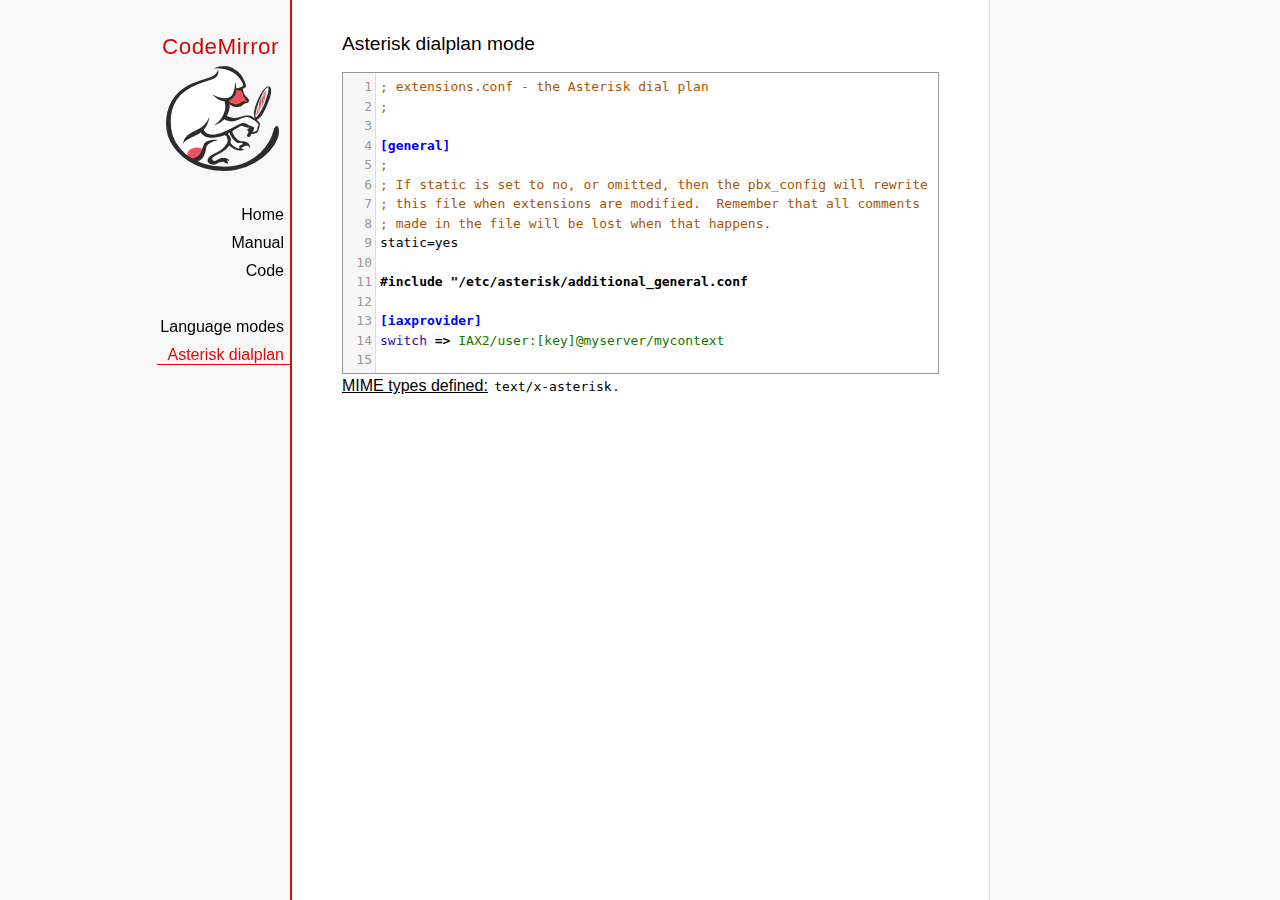
<file: codemirror-5.64.0/mode/asterisk/index.html>
<!doctype html>

<title>CodeMirror: Asterisk dialplan mode</title>
<meta charset="utf-8"/>
<link rel=stylesheet href="../../doc/docs.css">

<link rel="stylesheet" href="../../lib/codemirror.css">
<script src="../../lib/codemirror.js"></script>
<script src="../../addon/edit/matchbrackets.js"></script>
<script src="asterisk.js"></script>
<style>
      .CodeMirror {border: 1px solid #999;}
      .cm-s-default span.cm-arrow { color: red; }
    </style>
<div id=nav>
  <a href="https://codemirror.net"><h1>CodeMirror</h1><img id=logo src="../../doc/logo.png" alt=""></a>

  <ul>
    <li><a href="../../index.html">Home</a>
    <li><a href="../../doc/manual.html">Manual</a>
    <li><a href="https://github.com/codemirror/codemirror">Code</a>
  </ul>
  <ul>
    <li><a href="../index.html">Language modes</a>
    <li><a class=active href="#">Asterisk dialplan</a>
  </ul>
</div>

<article>
<h2>Asterisk dialplan mode</h2>
<form><textarea id="code" name="code">
; extensions.conf - the Asterisk dial plan
;

[general]
;
; If static is set to no, or omitted, then the pbx_config will rewrite
; this file when extensions are modified.  Remember that all comments
; made in the file will be lost when that happens.
static=yes

#include "/etc/asterisk/additional_general.conf

[iaxprovider]
switch => IAX2/user:[key]@myserver/mycontext

[dynamic]
#exec /usr/bin/dynamic-peers.pl

[trunkint]
;
; International long distance through trunk
;
exten => _9011.,1,Macro(dundi-e164,${EXTEN:4})
exten => _9011.,n,Dial(${GLOBAL(TRUNK)}/${FILTER(0-9,${EXTEN:${GLOBAL(TRUNKMSD)}})})

[local]
;
; Master context for local, toll-free, and iaxtel calls only
;
ignorepat => 9
include => default

[demo]
include => stdexten
;
; We start with what to do when a call first comes in.
;
exten => s,1,Wait(1)			; Wait a second, just for fun
same  => n,Answer			; Answer the line
same  => n,Set(TIMEOUT(digit)=5)	; Set Digit Timeout to 5 seconds
same  => n,Set(TIMEOUT(response)=10)	; Set Response Timeout to 10 seconds
same  => n(restart),BackGround(demo-congrats)	; Play a congratulatory message
same  => n(instruct),BackGround(demo-instruct)	; Play some instructions
same  => n,WaitExten			; Wait for an extension to be dialed.

exten => 2,1,BackGround(demo-moreinfo)	; Give some more information.
exten => 2,n,Goto(s,instruct)

exten => 3,1,Set(LANGUAGE()=fr)		; Set language to french
exten => 3,n,Goto(s,restart)		; Start with the congratulations

exten => 1000,1,Goto(default,s,1)
;
; We also create an example user, 1234, who is on the console and has
; voicemail, etc.
;
exten => 1234,1,Playback(transfer,skip)		; "Please hold while..."
					; (but skip if channel is not up)
exten => 1234,n,Gosub(${EXTEN},stdexten(${GLOBAL(CONSOLE)}))
exten => 1234,n,Goto(default,s,1)		; exited Voicemail

exten => 1235,1,Voicemail(1234,u)		; Right to voicemail

exten => 1236,1,Dial(Console/dsp)		; Ring forever
exten => 1236,n,Voicemail(1234,b)		; Unless busy

;
; # for when they're done with the demo
;
exten => #,1,Playback(demo-thanks)	; "Thanks for trying the demo"
exten => #,n,Hangup			; Hang them up.

;
; A timeout and "invalid extension rule"
;
exten => t,1,Goto(#,1)			; If they take too long, give up
exten => i,1,Playback(invalid)		; "That's not valid, try again"

;
; Create an extension, 500, for dialing the
; Asterisk demo.
;
exten => 500,1,Playback(demo-abouttotry); Let them know what's going on
exten => 500,n,Dial(IAX2/guest@pbx.digium.com/s@default)	; Call the Asterisk demo
exten => 500,n,Playback(demo-nogo)	; Couldn't connect to the demo site
exten => 500,n,Goto(s,6)		; Return to the start over message.

;
; Create an extension, 600, for evaluating echo latency.
;
exten => 600,1,Playback(demo-echotest)	; Let them know what's going on
exten => 600,n,Echo			; Do the echo test
exten => 600,n,Playback(demo-echodone)	; Let them know it's over
exten => 600,n,Goto(s,6)		; Start over

;
;	You can use the Macro Page to intercom a individual user
exten => 76245,1,Macro(page,SIP/Grandstream1)
; or if your peernames are the same as extensions
exten => _7XXX,1,Macro(page,SIP/${EXTEN})
;
;
; System Wide Page at extension 7999
;
exten => 7999,1,Set(TIMEOUT(absolute)=60)
exten => 7999,2,Page(Local/Grandstream1@page&Local/Xlite1@page&Local/1234@page/n,d)

; Give voicemail at extension 8500
;
exten => 8500,1,VoicemailMain
exten => 8500,n,Goto(s,6)

    </textarea></form>
    <script>
      var editor = CodeMirror.fromTextArea(document.getElementById("code"), {
        mode: "text/x-asterisk",
        matchBrackets: true,
        lineNumbers: true
      });
    </script>

    <p><strong>MIME types defined:</strong> <code>text/x-asterisk</code>.</p>

  </article>
</file>
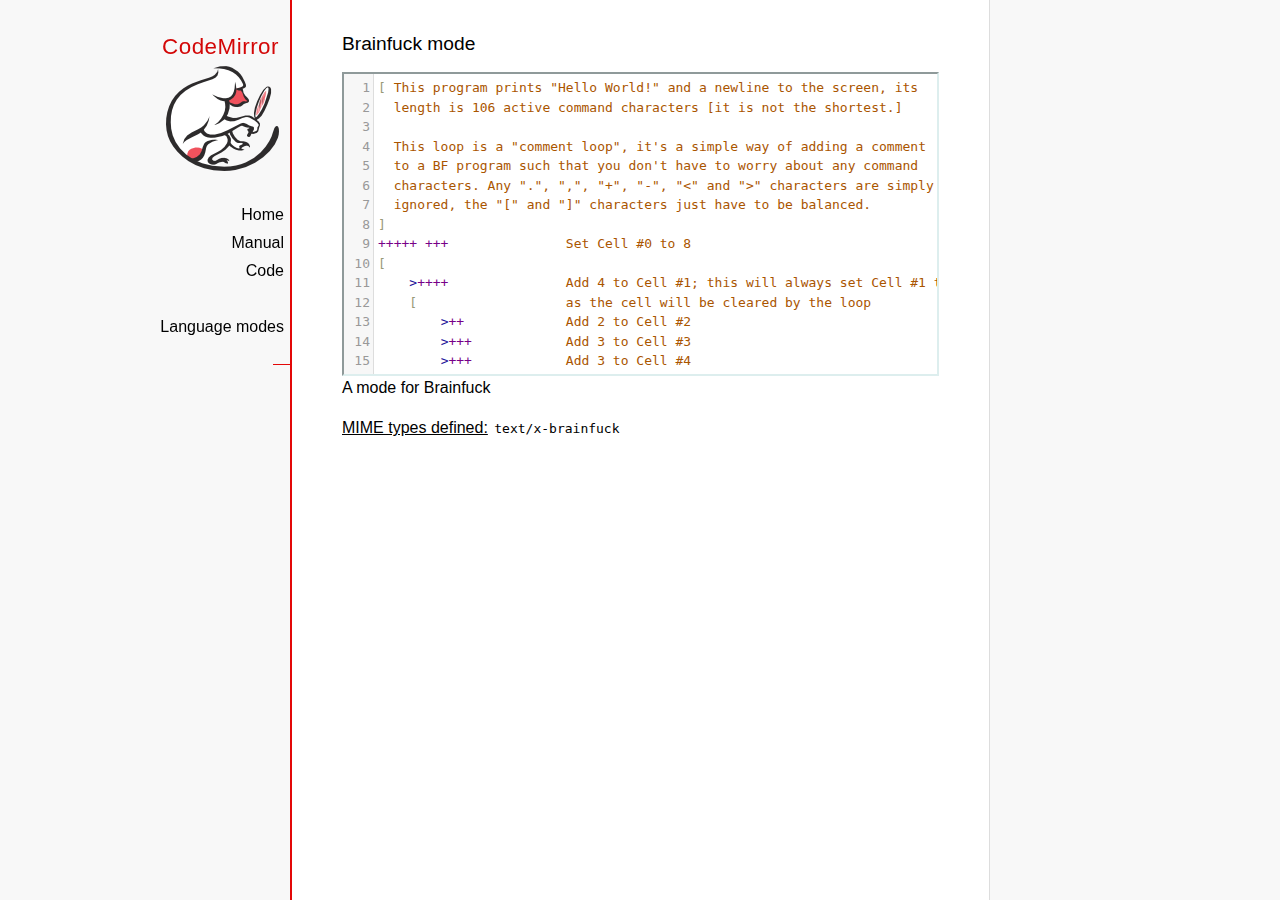
<file: codemirror-5.64.0/mode/brainfuck/index.html>
<!doctype html>

<title>CodeMirror: Brainfuck mode</title>
<meta charset="utf-8"/>
<link rel=stylesheet href="../../doc/docs.css">

<link rel="stylesheet" href="../../lib/codemirror.css">
<script src="../../lib/codemirror.js"></script>
<script src="../../addon/edit/matchbrackets.js"></script>
<script src="./brainfuck.js"></script>
<style>
	.CodeMirror { border: 2px inset #dee; }
    </style>
<div id=nav>
  <a href="https://codemirror.net"><h1>CodeMirror</h1><img id=logo src="../../doc/logo.png" alt=""></a>

  <ul>
    <li><a href="../../index.html">Home</a>
    <li><a href="../../doc/manual.html">Manual</a>
    <li><a href="https://github.com/codemirror/codemirror">Code</a>
  </ul>
  <ul>
    <li><a href="../index.html">Language modes</a>
    <li><a class=active href="#"></a>
  </ul>
</div>

<article>
<h2>Brainfuck mode</h2>
<form><textarea id="code" name="code">
[ This program prints "Hello World!" and a newline to the screen, its
  length is 106 active command characters [it is not the shortest.]

  This loop is a "comment loop", it's a simple way of adding a comment
  to a BF program such that you don't have to worry about any command
  characters. Any ".", ",", "+", "-", "&lt;" and "&gt;" characters are simply
  ignored, the "[" and "]" characters just have to be balanced.
]
+++++ +++               Set Cell #0 to 8
[
    &gt;++++               Add 4 to Cell #1; this will always set Cell #1 to 4
    [                   as the cell will be cleared by the loop
        &gt;++             Add 2 to Cell #2
        &gt;+++            Add 3 to Cell #3
        &gt;+++            Add 3 to Cell #4
        &gt;+              Add 1 to Cell #5
        &lt;&lt;&lt;&lt;-           Decrement the loop counter in Cell #1
    ]                   Loop till Cell #1 is zero; number of iterations is 4
    &gt;+                  Add 1 to Cell #2
    &gt;+                  Add 1 to Cell #3
    &gt;-                  Subtract 1 from Cell #4
    &gt;&gt;+                 Add 1 to Cell #6
    [&lt;]                 Move back to the first zero cell you find; this will
                        be Cell #1 which was cleared by the previous loop
    &lt;-                  Decrement the loop Counter in Cell #0
]                       Loop till Cell #0 is zero; number of iterations is 8

The result of this is:
Cell No :   0   1   2   3   4   5   6
Contents:   0   0  72 104  88  32   8
Pointer :   ^

&gt;&gt;.                     Cell #2 has value 72 which is 'H'
&gt;---.                   Subtract 3 from Cell #3 to get 101 which is 'e'
+++++++..+++.           Likewise for 'llo' from Cell #3
&gt;&gt;.                     Cell #5 is 32 for the space
&lt;-.                     Subtract 1 from Cell #4 for 87 to give a 'W'
&lt;.                      Cell #3 was set to 'o' from the end of 'Hello'
+++.------.--------.    Cell #3 for 'rl' and 'd'
&gt;&gt;+.                    Add 1 to Cell #5 gives us an exclamation point
&gt;++.                    And finally a newline from Cell #6
</textarea></form>

    <script>
      var editor = CodeMirror.fromTextArea(document.getElementById("code"), {
        lineNumbers: true,
        matchBrackets: true,
        mode: "text/x-brainfuck"
      });
    </script>

    <p>A mode for Brainfuck</p>

    <p><strong>MIME types defined:</strong> <code>text/x-brainfuck</code></p>
  </article>
</file>
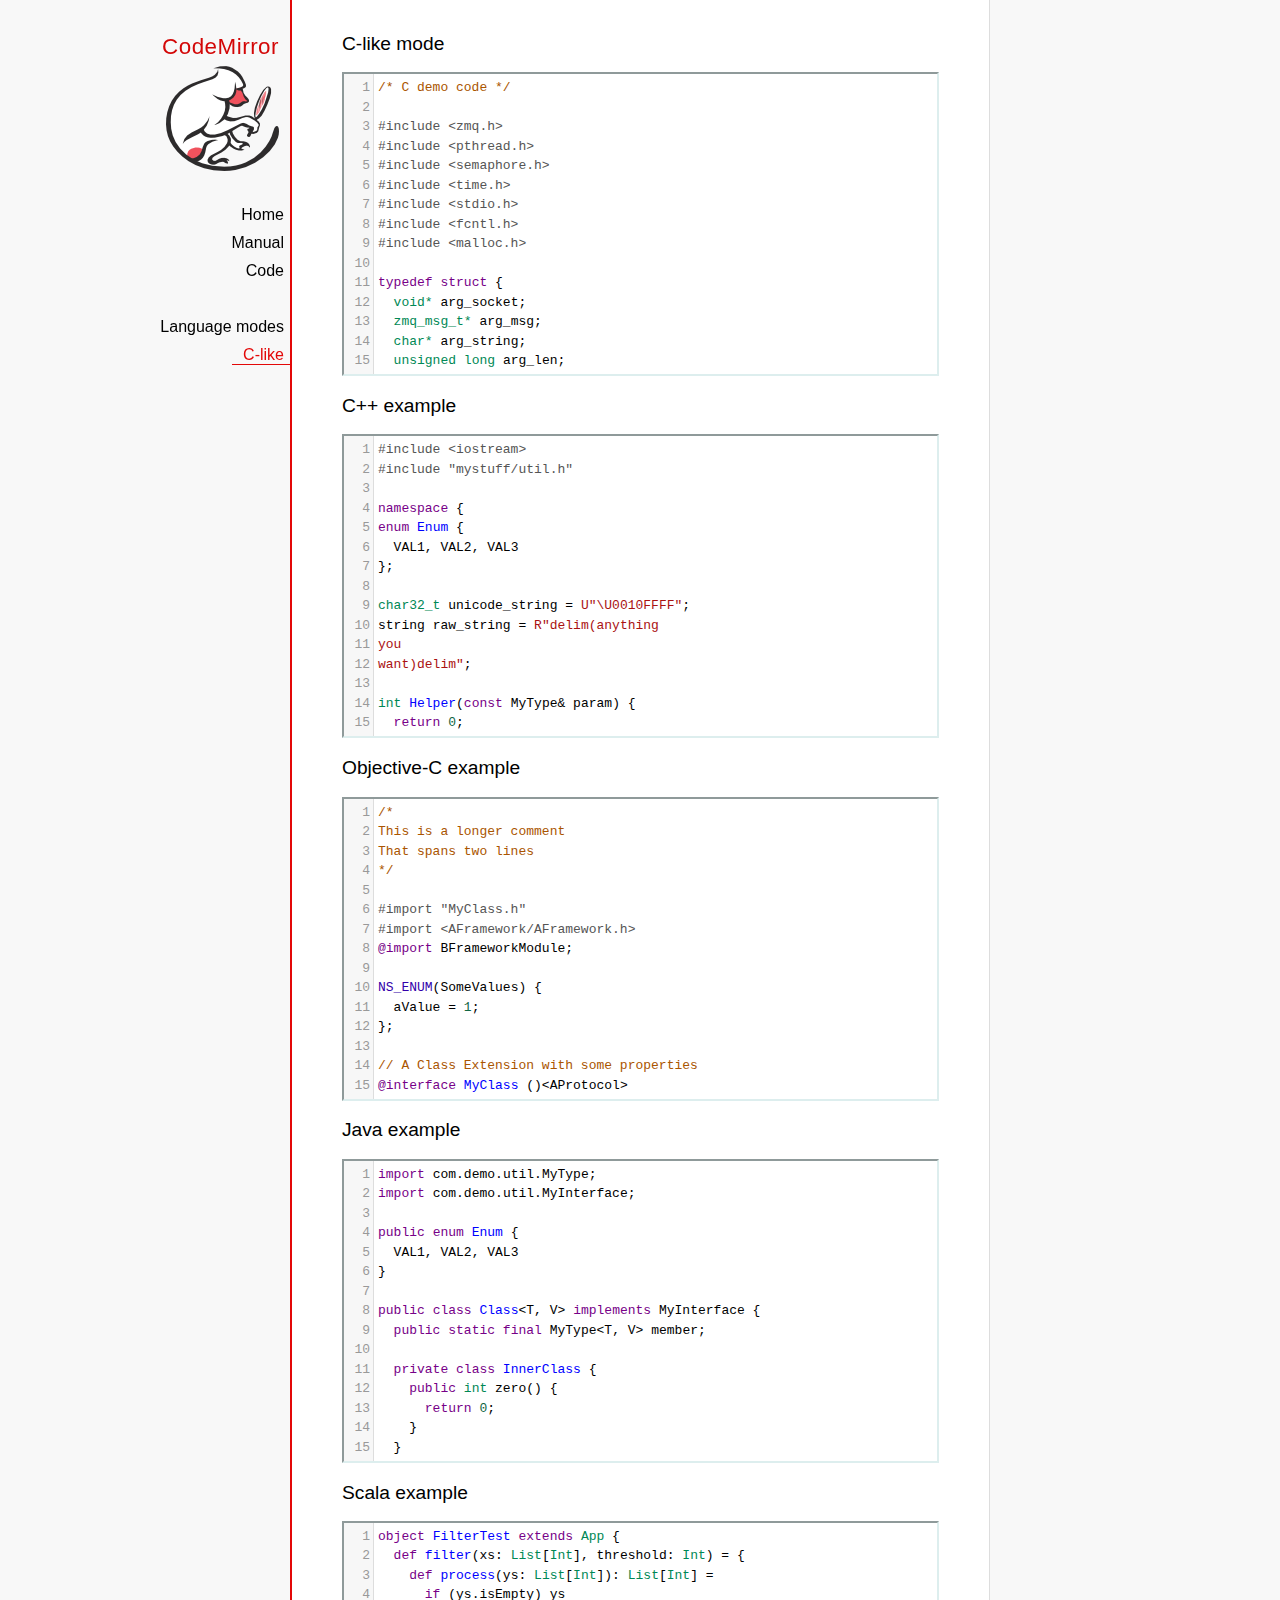
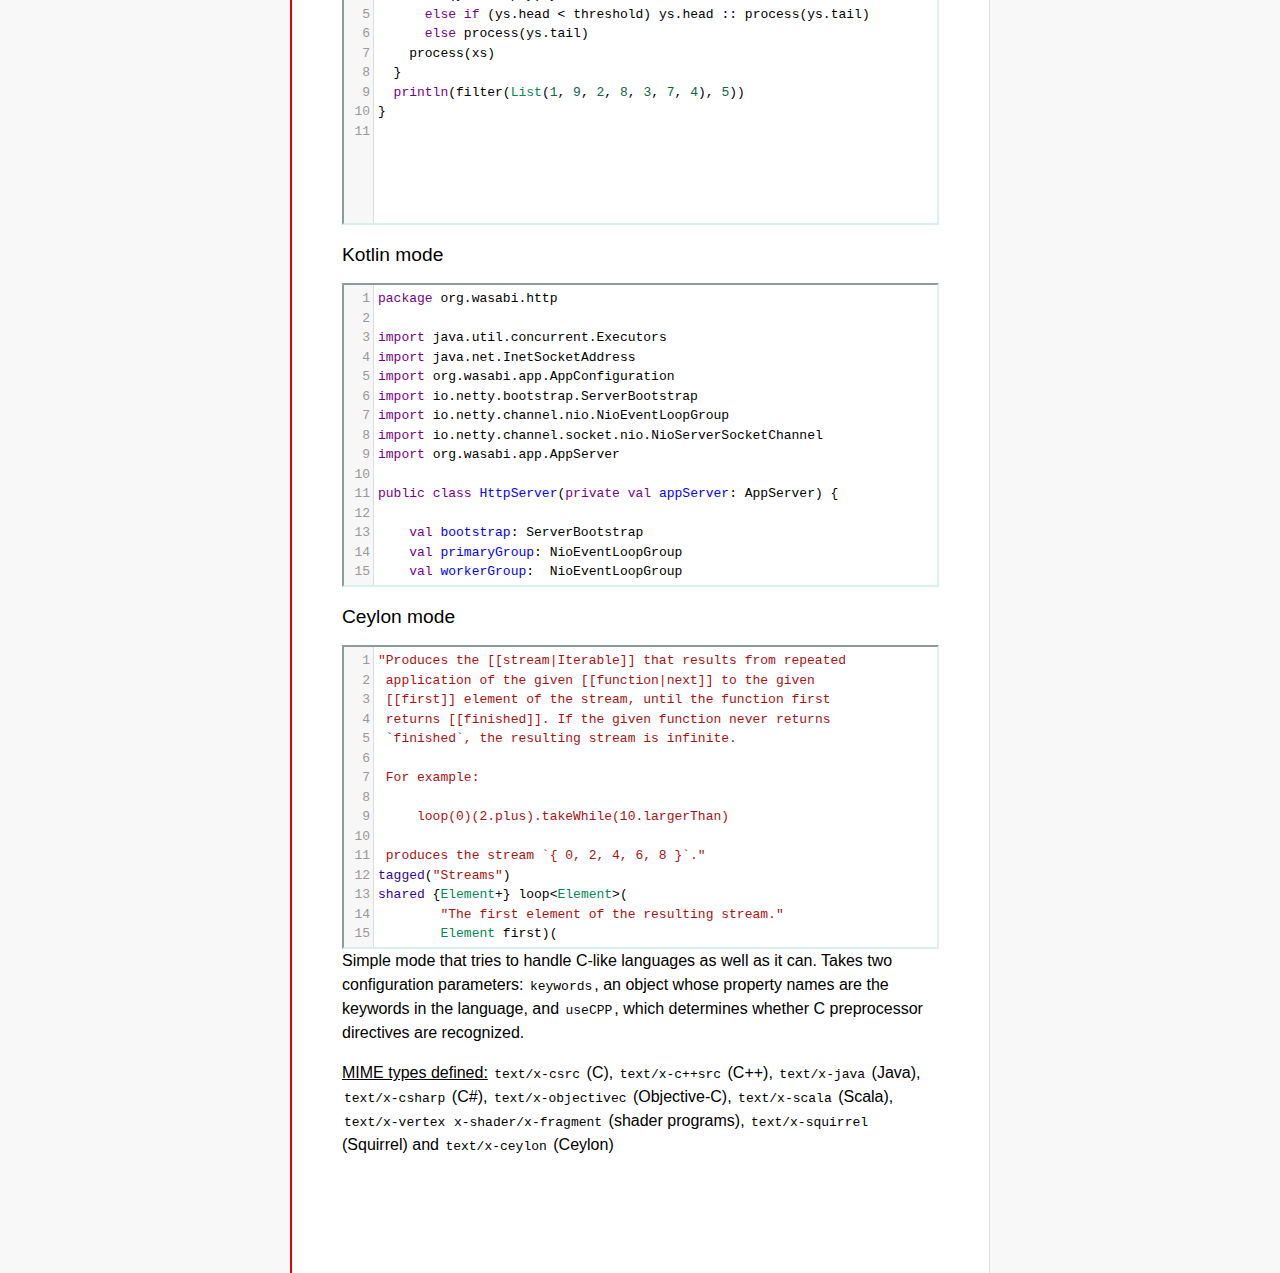
<file: codemirror-5.64.0/mode/clike/index.html>
<!doctype html>

<title>CodeMirror: C-like mode</title>
<meta charset="utf-8"/>
<link rel=stylesheet href="../../doc/docs.css">

<link rel="stylesheet" href="../../lib/codemirror.css">
<script src="../../lib/codemirror.js"></script>
<script src="../../addon/edit/matchbrackets.js"></script>
<link rel="stylesheet" href="../../addon/hint/show-hint.css">
<script src="../../addon/hint/show-hint.js"></script>
<script src="clike.js"></script>
<style>.CodeMirror {border: 2px inset #dee;}</style>
<div id=nav>
  <a href="https://codemirror.net"><h1>CodeMirror</h1><img id=logo src="../../doc/logo.png" alt=""></a>

  <ul>
    <li><a href="../../index.html">Home</a>
    <li><a href="../../doc/manual.html">Manual</a>
    <li><a href="https://github.com/codemirror/codemirror">Code</a>
  </ul>
  <ul>
    <li><a href="../index.html">Language modes</a>
    <li><a class=active href="#">C-like</a>
  </ul>
</div>

<article>
<h2>C-like mode</h2>

<div><textarea id="c-code">
/* C demo code */

#include <zmq.h>
#include <pthread.h>
#include <semaphore.h>
#include <time.h>
#include <stdio.h>
#include <fcntl.h>
#include <malloc.h>

typedef struct {
  void* arg_socket;
  zmq_msg_t* arg_msg;
  char* arg_string;
  unsigned long arg_len;
  int arg_int, arg_command;

  int signal_fd;
  int pad;
  void* context;
  sem_t sem;
} acl_zmq_context;

#define p(X) (context->arg_##X)

void* zmq_thread(void* context_pointer) {
  acl_zmq_context* context = (acl_zmq_context*)context_pointer;
  char ok = 'K', err = 'X';
  int res;

  while (1) {
    while ((res = sem_wait(&amp;context->sem)) == EINTR);
    if (res) {write(context->signal_fd, &amp;err, 1); goto cleanup;}
    switch(p(command)) {
    case 0: goto cleanup;
    case 1: p(socket) = zmq_socket(context->context, p(int)); break;
    case 2: p(int) = zmq_close(p(socket)); break;
    case 3: p(int) = zmq_bind(p(socket), p(string)); break;
    case 4: p(int) = zmq_connect(p(socket), p(string)); break;
    case 5: p(int) = zmq_getsockopt(p(socket), p(int), (void*)p(string), &amp;p(len)); break;
    case 6: p(int) = zmq_setsockopt(p(socket), p(int), (void*)p(string), p(len)); break;
    case 7: p(int) = zmq_send(p(socket), p(msg), p(int)); break;
    case 8: p(int) = zmq_recv(p(socket), p(msg), p(int)); break;
    case 9: p(int) = zmq_poll(p(socket), p(int), p(len)); break;
    }
    p(command) = errno;
    write(context->signal_fd, &amp;ok, 1);
  }
 cleanup:
  close(context->signal_fd);
  free(context_pointer);
  return 0;
}

void* zmq_thread_init(void* zmq_context, int signal_fd) {
  acl_zmq_context* context = malloc(sizeof(acl_zmq_context));
  pthread_t thread;

  context->context = zmq_context;
  context->signal_fd = signal_fd;
  sem_init(&amp;context->sem, 1, 0);
  pthread_create(&amp;thread, 0, &amp;zmq_thread, context);
  pthread_detach(thread);
  return context;
}
</textarea></div>

<h2>C++ example</h2>

<div><textarea id="cpp-code">
#include <iostream>
#include "mystuff/util.h"

namespace {
enum Enum {
  VAL1, VAL2, VAL3
};

char32_t unicode_string = U"\U0010FFFF";
string raw_string = R"delim(anything
you
want)delim";

int Helper(const MyType& param) {
  return 0;
}
} // namespace

class ForwardDec;

template <class T, class V>
class Class : public BaseClass {
  const MyType<T, V> member_;

 public:
  const MyType<T, V>& Method() const {
    return member_;
  }

  void Method2(MyType<T, V>* value);
}

template <class T, class V>
void Class::Method2(MyType<T, V>* value) {
  std::out << 1 >> method();
  value->Method3(member_);
  member_ = value;
}
</textarea></div>

<h2>Objective-C example</h2>

<div><textarea id="objectivec-code">
/*
This is a longer comment
That spans two lines
*/

#import "MyClass.h"
#import <AFramework/AFramework.h>
@import BFrameworkModule;

NS_ENUM(SomeValues) {
  aValue = 1;
};

// A Class Extension with some properties
@interface MyClass ()<AProtocol>
@property(atomic, readwrite, assign) NSInteger anInt;
@property(nonatomic, strong, nullable) NSString *aString;
@end

@implementation YourAppDelegate

- (instancetype)initWithString:(NSString *)aStringVar {
  if ((self = [super init])) {
    aString = aStringVar;
  }
  return self;
}

- (BOOL)doSomething:(float)progress {
  NSString *myString = @"This is a ObjC string %f ";
  myString = [[NSString stringWithFormat:myString, progress] stringByAppendingString:self.aString];
  return myString.length > 100 ? NO : YES;
}

@end
</textarea></div>

<h2>Java example</h2>

<div><textarea id="java-code">
import com.demo.util.MyType;
import com.demo.util.MyInterface;

public enum Enum {
  VAL1, VAL2, VAL3
}

public class Class<T, V> implements MyInterface {
  public static final MyType<T, V> member;
  
  private class InnerClass {
    public int zero() {
      return 0;
    }
  }

  @Override
  public MyType method() {
    return member;
  }

  public void method2(MyType<T, V> value) {
    method();
    value.method3();
    member = value;
  }
}
</textarea></div>

<h2>Scala example</h2>

<div><textarea id="scala-code">
object FilterTest extends App {
  def filter(xs: List[Int], threshold: Int) = {
    def process(ys: List[Int]): List[Int] =
      if (ys.isEmpty) ys
      else if (ys.head < threshold) ys.head :: process(ys.tail)
      else process(ys.tail)
    process(xs)
  }
  println(filter(List(1, 9, 2, 8, 3, 7, 4), 5))
}
</textarea></div>

<h2>Kotlin mode</h2>

<div><textarea id="kotlin-code">
package org.wasabi.http

import java.util.concurrent.Executors
import java.net.InetSocketAddress
import org.wasabi.app.AppConfiguration
import io.netty.bootstrap.ServerBootstrap
import io.netty.channel.nio.NioEventLoopGroup
import io.netty.channel.socket.nio.NioServerSocketChannel
import org.wasabi.app.AppServer

public class HttpServer(private val appServer: AppServer) {

    val bootstrap: ServerBootstrap
    val primaryGroup: NioEventLoopGroup
    val workerGroup:  NioEventLoopGroup

    init {
        // Define worker groups
        primaryGroup = NioEventLoopGroup()
        workerGroup = NioEventLoopGroup()

        // Initialize bootstrap of server
        bootstrap = ServerBootstrap()

        bootstrap.group(primaryGroup, workerGroup)
        bootstrap.channel(javaClass<NioServerSocketChannel>())
        bootstrap.childHandler(NettyPipelineInitializer(appServer))
    }

    public fun start(wait: Boolean = true) {
        val channel = bootstrap.bind(appServer.configuration.port)?.sync()?.channel()

        if (wait) {
            channel?.closeFuture()?.sync()
        }
    }

    public fun stop() {
        // Shutdown all event loops
        primaryGroup.shutdownGracefully()
        workerGroup.shutdownGracefully()

        // Wait till all threads are terminated
        primaryGroup.terminationFuture().sync()
        workerGroup.terminationFuture().sync()
    }
}
</textarea></div>

<h2>Ceylon mode</h2>

<div><textarea id="ceylon-code">
"Produces the [[stream|Iterable]] that results from repeated
 application of the given [[function|next]] to the given
 [[first]] element of the stream, until the function first
 returns [[finished]]. If the given function never returns 
 `finished`, the resulting stream is infinite.

 For example:

     loop(0)(2.plus).takeWhile(10.largerThan)

 produces the stream `{ 0, 2, 4, 6, 8 }`."
tagged("Streams")
shared {Element+} loop&lt;Element&gt;(
        "The first element of the resulting stream."
        Element first)(
        "The function that produces the next element of the
         stream, given the current element. The function may
         return [[finished]] to indicate the end of the 
         stream."
        Element|Finished next(Element element))
    =&gt; let (start = first)
    object satisfies {Element+} {
        first =&gt; start;
        empty =&gt; false;
        function nextElement(Element element)
                =&gt; next(element);
        iterator()
                =&gt; object satisfies Iterator&lt;Element&gt; {
            variable Element|Finished current = start;
            shared actual Element|Finished next() {
                if (!is Finished result = current) {
                    current = nextElement(result);
                    return result;
                }
                else {
                    return finished;
                }
            }
        };
    };
</textarea></div>

    <script>
      var cEditor = CodeMirror.fromTextArea(document.getElementById("c-code"), {
        lineNumbers: true,
        matchBrackets: true,
        mode: "text/x-csrc"
      });
      var cppEditor = CodeMirror.fromTextArea(document.getElementById("cpp-code"), {
        lineNumbers: true,
        matchBrackets: true,
        mode: "text/x-c++src"
      });
      var javaEditor = CodeMirror.fromTextArea(document.getElementById("java-code"), {
        lineNumbers: true,
        matchBrackets: true,
        mode: "text/x-java"
      });
      var objectivecEditor = CodeMirror.fromTextArea(document.getElementById("objectivec-code"), {
        lineNumbers: true,
        matchBrackets: true,
        mode: "text/x-objectivec"
      });
      var scalaEditor = CodeMirror.fromTextArea(document.getElementById("scala-code"), {
        lineNumbers: true,
        matchBrackets: true,
        mode: "text/x-scala"
      });
      var kotlinEditor = CodeMirror.fromTextArea(document.getElementById("kotlin-code"), {
          lineNumbers: true,
          matchBrackets: true,
          mode: "text/x-kotlin"
      });
      var ceylonEditor = CodeMirror.fromTextArea(document.getElementById("ceylon-code"), {
          lineNumbers: true,
          matchBrackets: true,
          mode: "text/x-ceylon"
      });
      var mac = CodeMirror.keyMap.default == CodeMirror.keyMap.macDefault;
      CodeMirror.keyMap.default[(mac ? "Cmd" : "Ctrl") + "-Space"] = "autocomplete";
    </script>

    <p>Simple mode that tries to handle C-like languages as well as it
    can. Takes two configuration parameters: <code>keywords</code>, an
    object whose property names are the keywords in the language,
    and <code>useCPP</code>, which determines whether C preprocessor
    directives are recognized.</p>

    <p><strong>MIME types defined:</strong> <code>text/x-csrc</code>
    (C), <code>text/x-c++src</code> (C++), <code>text/x-java</code>
    (Java), <code>text/x-csharp</code> (C#),
    <code>text/x-objectivec</code> (Objective-C),
    <code>text/x-scala</code> (Scala), <code>text/x-vertex</code>
    <code>x-shader/x-fragment</code> (shader programs),
    <code>text/x-squirrel</code> (Squirrel) and
    <code>text/x-ceylon</code> (Ceylon)</p>
</article>
</file>
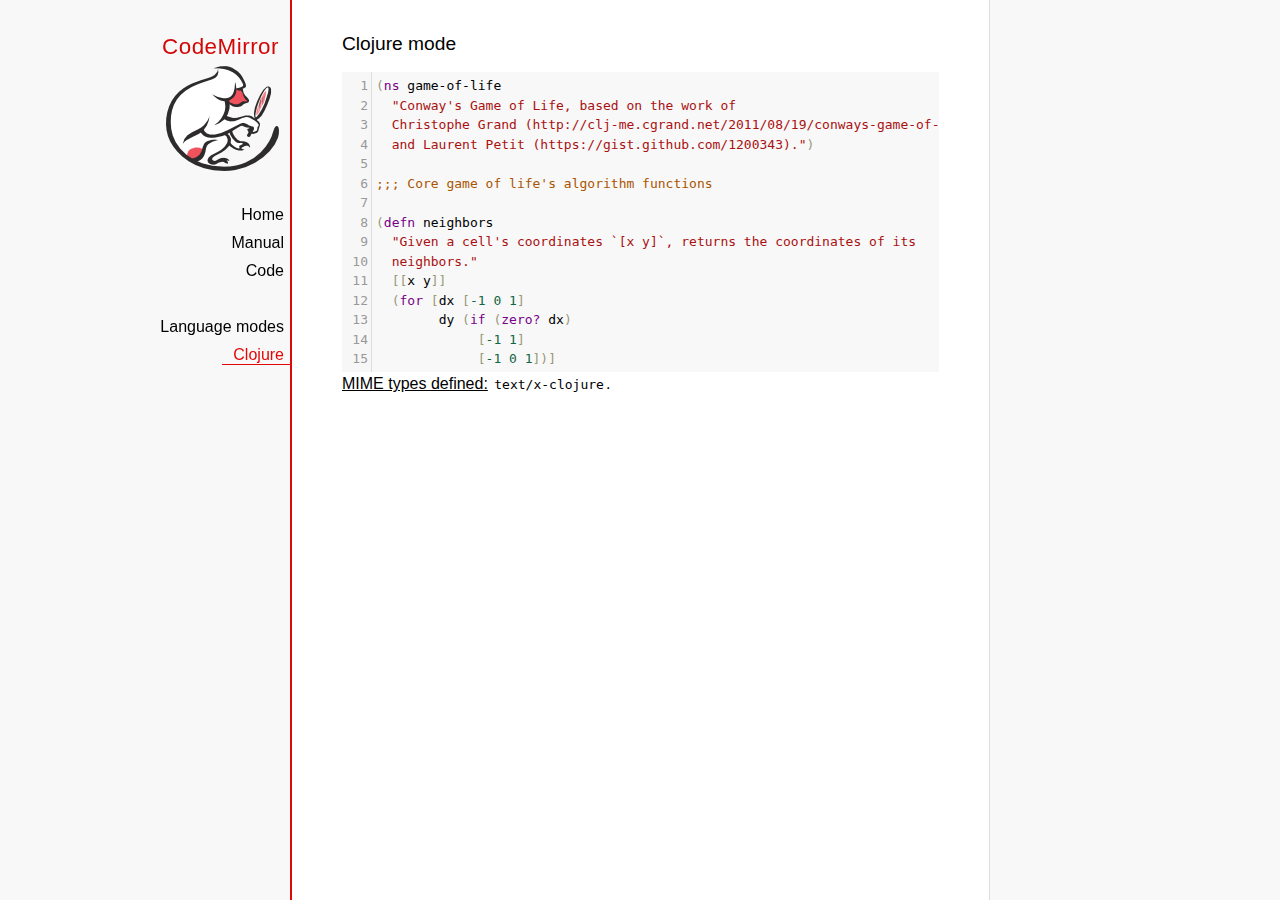
<file: codemirror-5.64.0/mode/clojure/index.html>
<!doctype html>

<title>CodeMirror: Clojure mode</title>
<meta charset="utf-8"/>
<link rel=stylesheet href="../../doc/docs.css">

<link rel="stylesheet" href="../../lib/codemirror.css">
<script src="../../lib/codemirror.js"></script>
<script src="../../addon/edit/closebrackets.js"></script>
<script src="../../addon/edit/matchbrackets.js"></script>
<script src="clojure.js"></script>
<style>.CodeMirror {background: #f8f8f8;}</style>
<div id=nav>
  <a href="https://codemirror.net"><h1>CodeMirror</h1><img id=logo src="../../doc/logo.png" alt=""></a>

  <ul>
    <li><a href="../../index.html">Home</a>
    <li><a href="../../doc/manual.html">Manual</a>
    <li><a href="https://github.com/codemirror/codemirror">Code</a>
  </ul>
  <ul>
    <li><a href="../index.html">Language modes</a>
    <li><a class=active href="#">Clojure</a>
  </ul>
</div>

<article>
<h2>Clojure mode</h2>
<form><textarea id="code" name="code">
(ns game-of-life
  "Conway's Game of Life, based on the work of
  Christophe Grand (http://clj-me.cgrand.net/2011/08/19/conways-game-of-life)
  and Laurent Petit (https://gist.github.com/1200343).")

;;; Core game of life's algorithm functions

(defn neighbors
  "Given a cell's coordinates `[x y]`, returns the coordinates of its
  neighbors."
  [[x y]]
  (for [dx [-1 0 1]
        dy (if (zero? dx)
             [-1 1]
             [-1 0 1])]
    [(+ dx x) (+ dy y)]))

(defn step
  "Given a set of living `cells`, computes the new set of living cells."
  [cells]
  (set (for [[cell n] (frequencies (mapcat neighbors cells))
             :when (or (= n 3)
                       (and (= n 2)
                            (cells cell)))]
         cell)))

;;; Utility methods for displaying game on a text terminal

(defn print-grid
  "Prints a `grid` of `w` columns and `h` rows, on *out*, representing a
  step in the game."
  [grid w h]
  (doseq [x (range (inc w))
          y (range (inc h))]
    (when (= y 0) (println))
    (print (if (grid [x y])
             "[X]"
             " . "))))

(defn print-grids
  "Prints a sequence of `grids` of `w` columns and `h` rows on *out*,
  representing several steps."
  [grids w h]
  (doseq [grid grids]
    (print-grid grid w h)
    (println)))

;;; Launches an example grid

(def grid
  "`grid` represents the initial set of living cells"
  #{[2 1] [2 2] [2 3]})

(print-grids (take 3 (iterate step grid)) 5 5)</textarea></form>
    <script>
      var editor = CodeMirror.fromTextArea(document.getElementById("code"), {
          autoCloseBrackets: true,
          lineNumbers: true,
          matchBrackets: true,
          mode: 'text/x-clojure'
      });
    </script>

    <p><strong>MIME types defined:</strong> <code>text/x-clojure</code>.</p>

  </article>
</file>
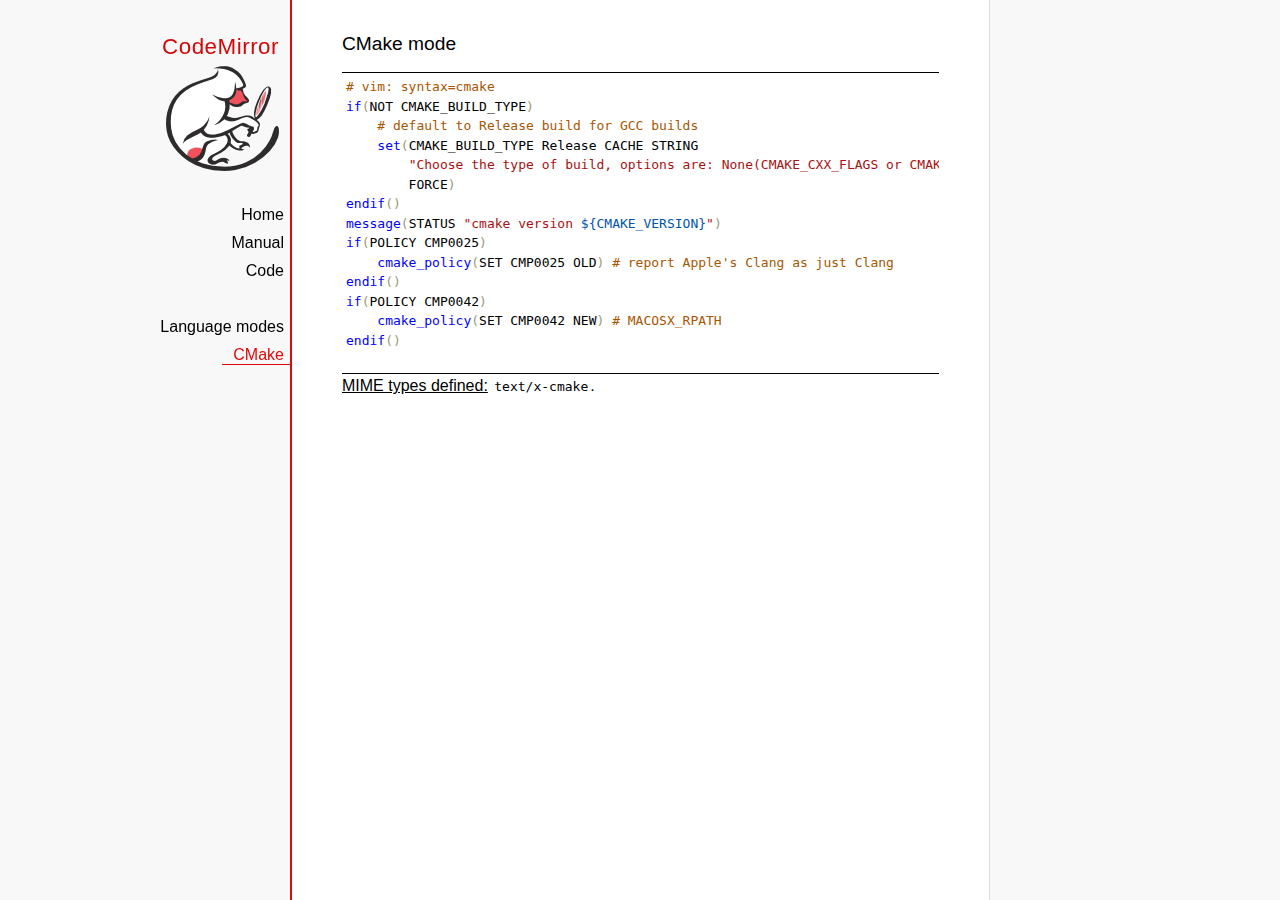
<file: codemirror-5.64.0/mode/cmake/index.html>
<!doctype html>

<title>CodeMirror: CMake mode</title>
<meta charset="utf-8"/>
<link rel=stylesheet href="../../doc/docs.css">

<link rel="stylesheet" href="../../lib/codemirror.css">
<script src="../../lib/codemirror.js"></script>
<script src="../../addon/edit/matchbrackets.js"></script>
<script src="cmake.js"></script>
<style>
      .CodeMirror {border-top: 1px solid black; border-bottom: 1px solid black;}
      .cm-s-default span.cm-arrow { color: red; }
    </style>
<div id=nav>
  <a href="https://codemirror.net"><h1>CodeMirror</h1><img id=logo src="../../doc/logo.png" alt=""></a>

  <ul>
    <li><a href="../../index.html">Home</a>
    <li><a href="../../doc/manual.html">Manual</a>
    <li><a href="https://github.com/codemirror/codemirror">Code</a>
  </ul>
  <ul>
    <li><a href="../index.html">Language modes</a>
    <li><a class=active href="#">CMake</a>
  </ul>
</div>

<article>
<h2>CMake mode</h2>
<form><textarea id="code" name="code">
# vim: syntax=cmake
if(NOT CMAKE_BUILD_TYPE)
    # default to Release build for GCC builds
    set(CMAKE_BUILD_TYPE Release CACHE STRING
        "Choose the type of build, options are: None(CMAKE_CXX_FLAGS or CMAKE_C_FLAGS used) Debug Release RelWithDebInfo MinSizeRel."
        FORCE)
endif()
message(STATUS "cmake version ${CMAKE_VERSION}")
if(POLICY CMP0025)
    cmake_policy(SET CMP0025 OLD) # report Apple's Clang as just Clang
endif()
if(POLICY CMP0042)
    cmake_policy(SET CMP0042 NEW) # MACOSX_RPATH
endif()

project (x265)
cmake_minimum_required (VERSION 2.8.8) # OBJECT libraries require 2.8.8
include(CheckIncludeFiles)
include(CheckFunctionExists)
include(CheckSymbolExists)
include(CheckCXXCompilerFlag)

# X265_BUILD must be incremented each time the public API is changed
set(X265_BUILD 48)
configure_file("${PROJECT_SOURCE_DIR}/x265.def.in"
               "${PROJECT_BINARY_DIR}/x265.def")
configure_file("${PROJECT_SOURCE_DIR}/x265_config.h.in"
               "${PROJECT_BINARY_DIR}/x265_config.h")

SET(CMAKE_MODULE_PATH "${PROJECT_SOURCE_DIR}/cmake" "${CMAKE_MODULE_PATH}")

# System architecture detection
string(TOLOWER "${CMAKE_SYSTEM_PROCESSOR}" SYSPROC)
set(X86_ALIASES x86 i386 i686 x86_64 amd64)
list(FIND X86_ALIASES "${SYSPROC}" X86MATCH)
if("${SYSPROC}" STREQUAL "" OR X86MATCH GREATER "-1")
    message(STATUS "Detected x86 target processor")
    set(X86 1)
    add_definitions(-DX265_ARCH_X86=1)
    if("${CMAKE_SIZEOF_VOID_P}" MATCHES 8)
        set(X64 1)
        add_definitions(-DX86_64=1)
    endif()
elseif(${SYSPROC} STREQUAL "armv6l")
    message(STATUS "Detected ARM target processor")
    set(ARM 1)
    add_definitions(-DX265_ARCH_ARM=1 -DHAVE_ARMV6=1)
else()
    message(STATUS "CMAKE_SYSTEM_PROCESSOR value `${CMAKE_SYSTEM_PROCESSOR}` is unknown")
    message(STATUS "Please add this value near ${CMAKE_CURRENT_LIST_FILE}:${CMAKE_CURRENT_LIST_LINE}")
endif()

if(UNIX)
    list(APPEND PLATFORM_LIBS pthread)
    find_library(LIBRT rt)
    if(LIBRT)
        list(APPEND PLATFORM_LIBS rt)
    endif()
    find_package(Numa)
    if(NUMA_FOUND)
        list(APPEND CMAKE_REQUIRED_LIBRARIES ${NUMA_LIBRARY})
        check_symbol_exists(numa_node_of_cpu numa.h NUMA_V2)
        if(NUMA_V2)
            add_definitions(-DHAVE_LIBNUMA)
            message(STATUS "libnuma found, building with support for NUMA nodes")
            list(APPEND PLATFORM_LIBS ${NUMA_LIBRARY})
            link_directories(${NUMA_LIBRARY_DIR})
            include_directories(${NUMA_INCLUDE_DIR})
        endif()
    endif()
    mark_as_advanced(LIBRT NUMA_FOUND)
endif(UNIX)

if(X64 AND NOT WIN32)
    option(ENABLE_PIC "Enable Position Independent Code" ON)
else()
    option(ENABLE_PIC "Enable Position Independent Code" OFF)
endif(X64 AND NOT WIN32)

# Compiler detection
if(CMAKE_GENERATOR STREQUAL "Xcode")
  set(XCODE 1)
endif()
if (APPLE)
  add_definitions(-DMACOS)
endif()
</textarea></form>
    <script>
      var editor = CodeMirror.fromTextArea(document.getElementById("code"), {
        mode: "text/x-cmake",
        matchBrackets: true,
        indentUnit: 4
      });
    </script>

    <p><strong>MIME types defined:</strong> <code>text/x-cmake</code>.</p>

  </article>
</file>
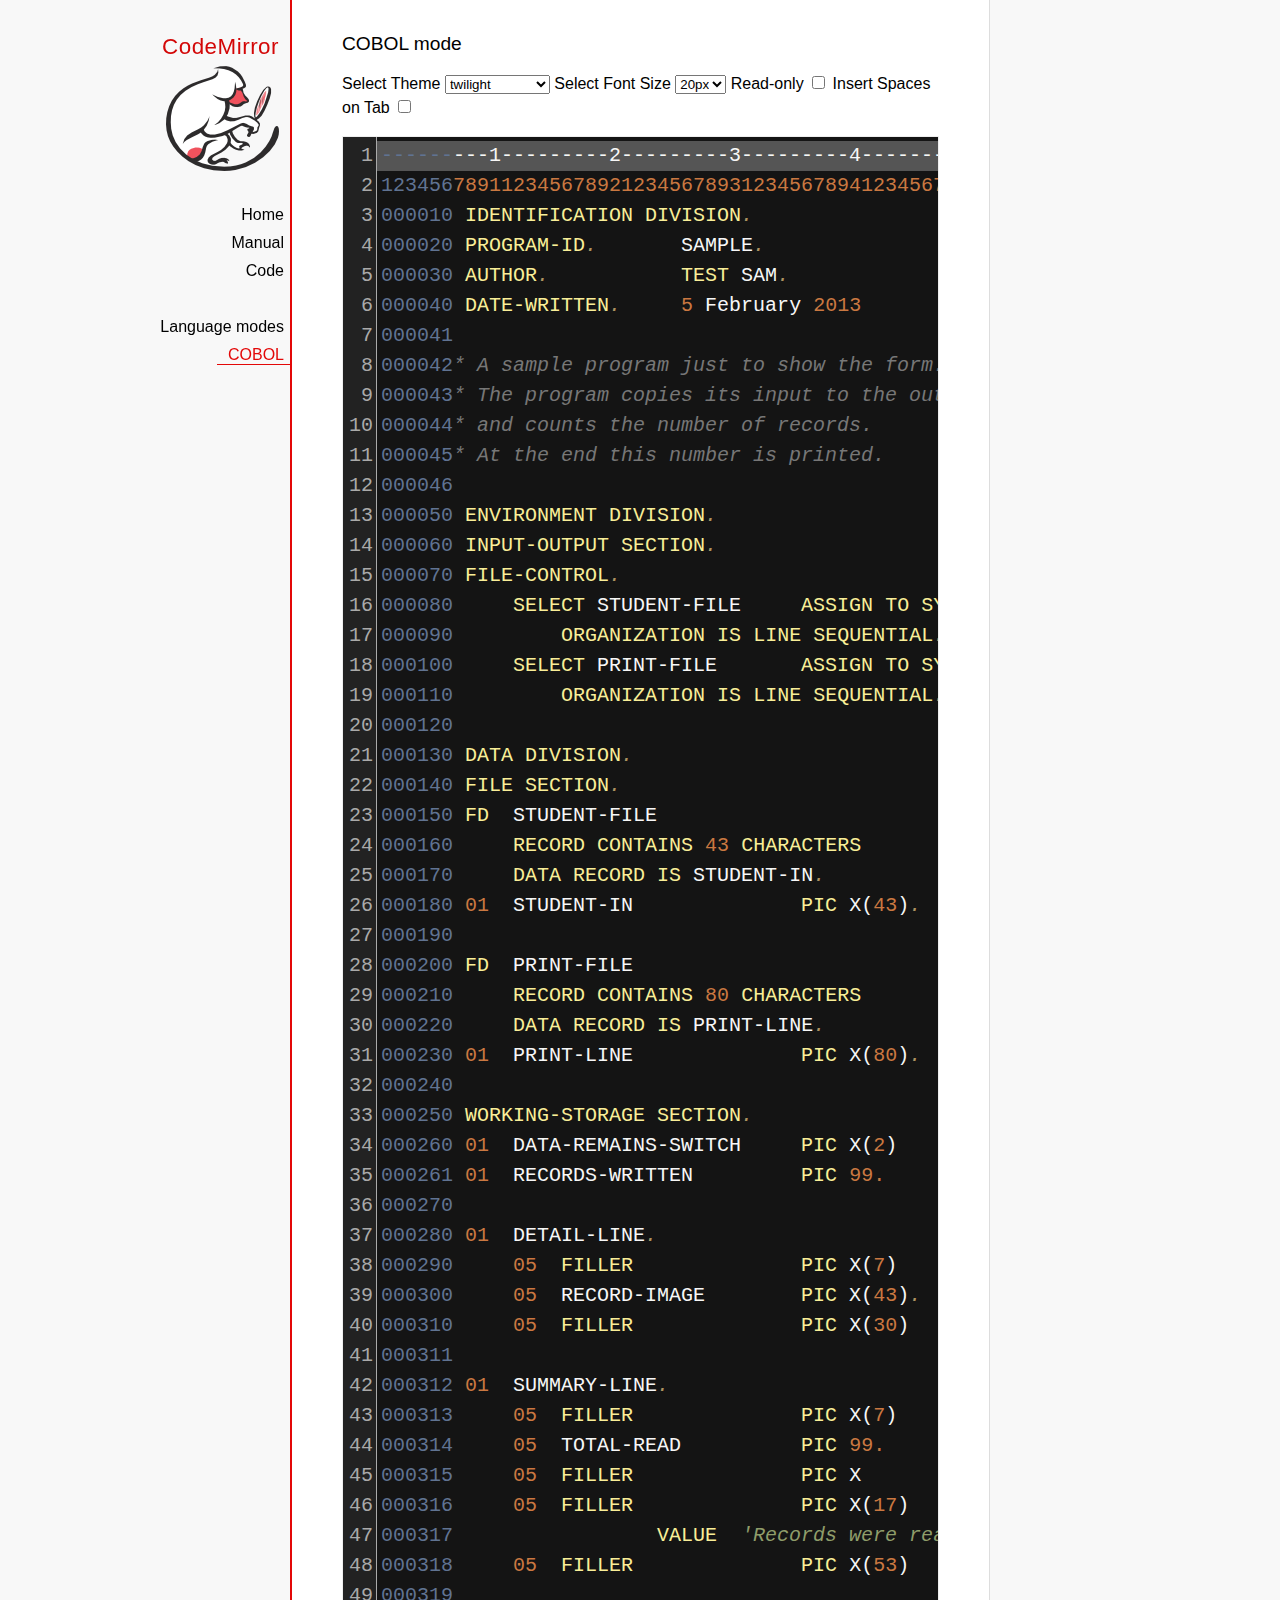
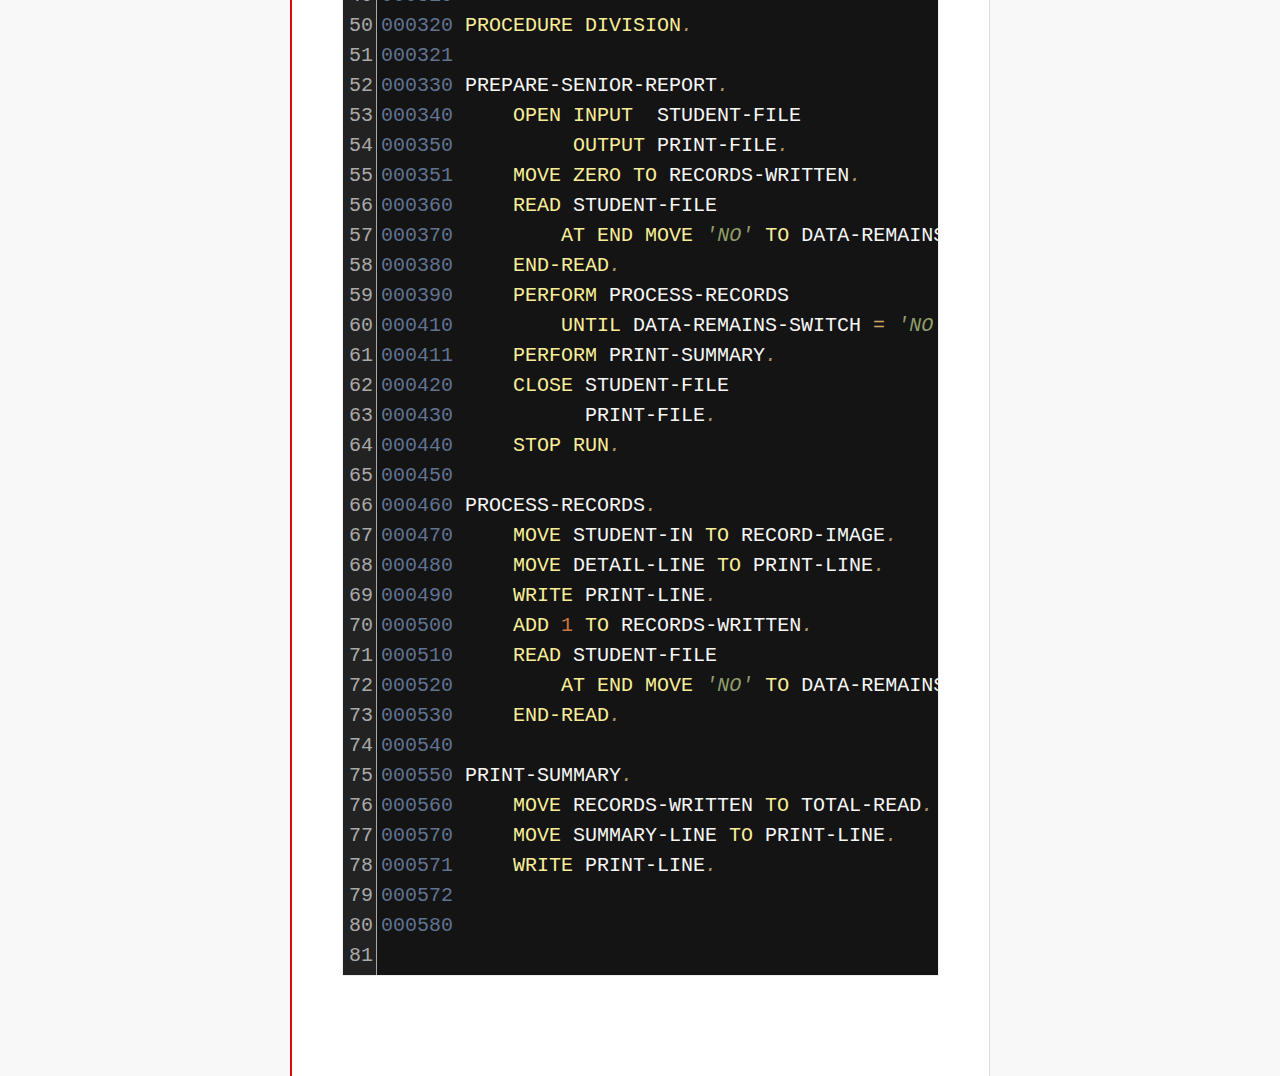
<file: codemirror-5.64.0/mode/cobol/index.html>
<!doctype html>

<title>CodeMirror: COBOL mode</title>
<meta charset="utf-8"/>
<link rel=stylesheet href="../../doc/docs.css">

<link rel="stylesheet" href="../../lib/codemirror.css">
<link rel="stylesheet" href="../../theme/neat.css">
<link rel="stylesheet" href="../../theme/elegant.css">
<link rel="stylesheet" href="../../theme/erlang-dark.css">
<link rel="stylesheet" href="../../theme/night.css">
<link rel="stylesheet" href="../../theme/monokai.css">
<link rel="stylesheet" href="../../theme/cobalt.css">
<link rel="stylesheet" href="../../theme/eclipse.css">
<link rel="stylesheet" href="../../theme/rubyblue.css">
<link rel="stylesheet" href="../../theme/lesser-dark.css">
<link rel="stylesheet" href="../../theme/xq-dark.css">
<link rel="stylesheet" href="../../theme/xq-light.css">
<link rel="stylesheet" href="../../theme/ambiance.css">
<link rel="stylesheet" href="../../theme/blackboard.css">
<link rel="stylesheet" href="../../theme/vibrant-ink.css">
<link rel="stylesheet" href="../../theme/solarized.css">
<link rel="stylesheet" href="../../theme/twilight.css">
<link rel="stylesheet" href="../../theme/midnight.css">
<link rel="stylesheet" href="../../addon/dialog/dialog.css">
<script src="../../lib/codemirror.js"></script>
<script src="../../addon/edit/matchbrackets.js"></script>
<script src="cobol.js"></script>
<script src="../../addon/selection/active-line.js"></script>
<script src="../../addon/search/search.js"></script>
<script src="../../addon/dialog/dialog.js"></script>
<script src="../../addon/search/searchcursor.js"></script>
<style>
        .CodeMirror {
          border: 1px solid #eee;
          font-size : 20px;
          height : auto !important;
        }
        .CodeMirror-activeline-background {background: #555555 !important;}
    </style>
<div id=nav>
  <a href="https://codemirror.net"><h1>CodeMirror</h1><img id=logo src="../../doc/logo.png" alt=""></a>

  <ul>
    <li><a href="../../index.html">Home</a>
    <li><a href="../../doc/manual.html">Manual</a>
    <li><a href="https://github.com/codemirror/codemirror">Code</a>
  </ul>
  <ul>
    <li><a href="../index.html">Language modes</a>
    <li><a class=active href="#">COBOL</a>
  </ul>
</div>

<article>
<h2>COBOL mode</h2>

    <p> Select Theme <select onchange="selectTheme()" id="selectTheme">
        <option>default</option>
        <option>ambiance</option>
        <option>blackboard</option>
        <option>cobalt</option>
        <option>eclipse</option>
        <option>elegant</option>
        <option>erlang-dark</option>
        <option>lesser-dark</option>
        <option>midnight</option>
        <option>monokai</option>
        <option>neat</option>
        <option>night</option>
        <option>rubyblue</option>
        <option>solarized dark</option>
        <option>solarized light</option>
        <option selected>twilight</option>
        <option>vibrant-ink</option>
        <option>xq-dark</option>
        <option>xq-light</option>
    </select>    Select Font Size <select onchange="selectFontsize()" id="selectFontSize">
          <option value="13px">13px</option>
          <option value="14px">14px</option>
          <option value="16px">16px</option>
          <option value="18px">18px</option>
          <option value="20px" selected="selected">20px</option>
          <option value="24px">24px</option>
          <option value="26px">26px</option>
          <option value="28px">28px</option>
          <option value="30px">30px</option>
          <option value="32px">32px</option>
          <option value="34px">34px</option>
          <option value="36px">36px</option>
        </select>
<label for="checkBoxReadOnly">Read-only</label>
<input type="checkbox" id="checkBoxReadOnly" onchange="selectReadOnly()">
<label for="id_tabToIndentSpace">Insert Spaces on Tab</label>
<input type="checkbox" id="id_tabToIndentSpace" onchange="tabToIndentSpace()">
</p>
<textarea id="code" name="code">
---------1---------2---------3---------4---------5---------6---------7---------8
12345678911234567892123456789312345678941234567895123456789612345678971234567898
000010 IDENTIFICATION DIVISION.                                        MODTGHERE
000020 PROGRAM-ID.       SAMPLE.
000030 AUTHOR.           TEST SAM. 
000040 DATE-WRITTEN.     5 February 2013
000041
000042* A sample program just to show the form.
000043* The program copies its input to the output,
000044* and counts the number of records.
000045* At the end this number is printed.
000046
000050 ENVIRONMENT DIVISION.
000060 INPUT-OUTPUT SECTION.
000070 FILE-CONTROL.
000080     SELECT STUDENT-FILE     ASSIGN TO SYSIN
000090         ORGANIZATION IS LINE SEQUENTIAL.
000100     SELECT PRINT-FILE       ASSIGN TO SYSOUT
000110         ORGANIZATION IS LINE SEQUENTIAL.
000120
000130 DATA DIVISION.
000140 FILE SECTION.
000150 FD  STUDENT-FILE
000160     RECORD CONTAINS 43 CHARACTERS
000170     DATA RECORD IS STUDENT-IN.
000180 01  STUDENT-IN              PIC X(43).
000190
000200 FD  PRINT-FILE
000210     RECORD CONTAINS 80 CHARACTERS
000220     DATA RECORD IS PRINT-LINE.
000230 01  PRINT-LINE              PIC X(80).
000240
000250 WORKING-STORAGE SECTION.
000260 01  DATA-REMAINS-SWITCH     PIC X(2)      VALUE SPACES.
000261 01  RECORDS-WRITTEN         PIC 99.
000270
000280 01  DETAIL-LINE.
000290     05  FILLER              PIC X(7)      VALUE SPACES.
000300     05  RECORD-IMAGE        PIC X(43).
000310     05  FILLER              PIC X(30)     VALUE SPACES.
000311 
000312 01  SUMMARY-LINE.
000313     05  FILLER              PIC X(7)      VALUE SPACES.
000314     05  TOTAL-READ          PIC 99.
000315     05  FILLER              PIC X         VALUE SPACE.
000316     05  FILLER              PIC X(17)     
000317                 VALUE  'Records were read'.
000318     05  FILLER              PIC X(53)     VALUE SPACES.
000319
000320 PROCEDURE DIVISION.
000321
000330 PREPARE-SENIOR-REPORT.
000340     OPEN INPUT  STUDENT-FILE
000350          OUTPUT PRINT-FILE.
000351     MOVE ZERO TO RECORDS-WRITTEN.
000360     READ STUDENT-FILE
000370         AT END MOVE 'NO' TO DATA-REMAINS-SWITCH
000380     END-READ.
000390     PERFORM PROCESS-RECORDS
000410         UNTIL DATA-REMAINS-SWITCH = 'NO'.
000411     PERFORM PRINT-SUMMARY.
000420     CLOSE STUDENT-FILE
000430           PRINT-FILE.
000440     STOP RUN.
000450
000460 PROCESS-RECORDS.
000470     MOVE STUDENT-IN TO RECORD-IMAGE.
000480     MOVE DETAIL-LINE TO PRINT-LINE.
000490     WRITE PRINT-LINE.
000500     ADD 1 TO RECORDS-WRITTEN.
000510     READ STUDENT-FILE
000520         AT END MOVE 'NO' TO DATA-REMAINS-SWITCH
000530     END-READ. 
000540
000550 PRINT-SUMMARY.
000560     MOVE RECORDS-WRITTEN TO TOTAL-READ.
000570     MOVE SUMMARY-LINE TO PRINT-LINE.
000571     WRITE PRINT-LINE. 
000572
000580
</textarea>
    <script>
      var editor = CodeMirror.fromTextArea(document.getElementById("code"), {
        lineNumbers: true,
        matchBrackets: true,
        mode: "text/x-cobol",
        theme : "twilight",
        styleActiveLine: true,
        showCursorWhenSelecting : true,  
      });
      function selectTheme() {
        var themeInput = document.getElementById("selectTheme");
        var theme = themeInput.options[themeInput.selectedIndex].innerHTML;
        editor.setOption("theme", theme);
      }
      function selectFontsize() {
        var fontSizeInput = document.getElementById("selectFontSize");
        var fontSize = fontSizeInput.options[fontSizeInput.selectedIndex].innerHTML;
        editor.getWrapperElement().style.fontSize = fontSize;
        editor.refresh();
      }
      function selectReadOnly() {
        editor.setOption("readOnly", document.getElementById("checkBoxReadOnly").checked);
      }
      function tabToIndentSpace() {
        if (document.getElementById("id_tabToIndentSpace").checked) {
            editor.setOption("extraKeys", {Tab: function(cm) { cm.replaceSelection("    ", "end"); }});
        } else {
            editor.setOption("extraKeys", {Tab: function(cm) { cm.replaceSelection("    ", "end"); }});
        }
      }
    </script>
  </article>
</file>
<file: css/style.css>
:root {
    font-size: 18px;

    /* Colors */
    /* --clr-primary-900: #009245; */
    --clr-primary-900: #00E5A6;
    /* --clr-primary-600: #AFD7A9; */
    --clr-primary-600: #C5F7E5;
    --clr-bs-primary: #0275d8;
    --clr-bs-success: #5cb85c;
    --clr-bs-info: #5bc0de;
    --clr-bs-warning: #f0ad4e;
    --clr-bs-danger: #d9534f;
    --clr-bs-dark: #292b2c;
    --clr-bs-light: #f7f7f7;

    /* Pop variations */
    --clr-bs-primary-pop: #007bff;
    --clr-bs-success-pop: #28a745;
    --clr-bs-info-pop: #17a2b8;
    --clr-bs-warning-pop: #ffc107;
    --clr-bs-danger-pop: #dc3545;
    --clr-bs-dark-pop: #343a40;
    --clr-bs-light-pop: #f8f9fa;

    /* Light variations */
    --clr-bs-success-light: #c3e6cb;
    --clr-bs-info-light: #d1ecf1;
    --clr-bs-warning-light: #fff3cd;
    --clr-bs-danger-light: #f8d7da;
    
    /* Deep variations */
    --clr-bs-success-deep: #155724;
    --clr-bs-info-deep: #0c5460;
    --clr-bs-warning-deep: #856404;
    --clr-bs-danger-deep: #721c24;

    /* Dark Nav Background */
    --clr-bs-nav-dark: #353b41;

    /* Fonts */
    --font-roboto-slab: "Roboto Slab", serif;
    --font-roboto: "Roboto", sans-serif;
}

:root *:focus {
    outline-color: var(--clr-primary-900);
    outline-offset: 0.3rem;
}


/* :root * {
    border: 1px solid red;
} */

html {
    height: 100%;
    width: 100%;
}

body {
    min-height: 100%;
    display: flex;
    flex-direction: column;
}

.container-fluid {
    --padding: 1em;
    padding-left: var(--padding);
    padding-right: var(--padding);
}


/* Navbar Start */

nav {
    min-width: inherit;
}

#nav-text {
    font-family: var(--font-roboto-slab);
    font-weight: 900;
    font-size: 1.6em;
    color: var(--clr-primary-900);
}

.navbar-brand {
    padding-bottom: 0.4em;
}

.navbar-brand-image {
    height: 1em;
}

.navbar li {
    padding-left: 0.8em;
    padding-top: 0.2em;
    padding-bottom: 0.2em;
}

.dropdown-toggle::after {
    content: none;
}

.navbar-toggler,
.navbar-toggler:focus {
    border: none;
}


/* Navbar End */

.content {
    flex: 1 0 auto;
}


/* Footer Start */

.custom-footer {
    font-size: 0.8em;
    padding: 1.5em;
    width: 100%;
    margin-top: auto;
    flex-shrink: 0;
}

.custom-footer div {
    padding-top: 0.25em;
    padding-bottom: 0.25em;
}

.footer-logo {
    height: 1.3em;
}

footer>div>div>a:focus {
    box-shadow: 0 0 0 10x gray, 0 0 0 5px white;
    
}


/* Footer End */


/* Extras */

.pancake-stacked-container {
    padding: 2.5em 2em;
    display: flex;
    flex-direction: column;
}

.muted-link {
    text-decoration: none;
    color: #777;
    font-weight: 400;
}

.muted-link:hover,
.muted-link:focus {
    text-decoration: none;
    color: #009245;
}

h4 {
    font-weight: bold;
    /* color: #777; */
    color: var(--clr-bs-nav-dark);
}

#hidden-section {
    display: none;
}


/* Psuedo element line for home page */

.greetings {
    font-family: var(--font-roboto);
}

.line {
    position: relative;
    width: max-content;
}

.line::after {
    content: '';
    position: absolute;
    height: 0.2em;
    background: var(--clr-primary-900);
    left: calc(var(--padding) * -1);
    bottom: -1;
    width: calc(100% + var(--padding));
}


/* For tables with action buttons */


/* 
    I know this looks weird but this is
    a hack I came up with because modern css 
    doesn't support table column width attribute.
    Only table data width can be set which has
    limited usability. 
*/

.action-tabledata {
    width: 1px;
}

.action-tabledata:not(:last-of-type) {
    padding-right: 0.5em;
}

.action-tabledata:last-of-type {
    padding-left: 0em;
}

.btn-fit {
    padding: 0.35em 0.5em;
    width: 100%;
}

.btn-fit:not(:last-child) {
    padding: 0.35em 0.5em;
    margin-bottom: 0.5em;
    width: 100%;
}

.sub-table {
    border: none;
}

.sub-table tr,
.sub-table td {
    border: none;
    padding: 0.1em 0.2em;
    margin-bottom: 0em;
}


/* ========================================= */


/* Custom Colors */

.transparent-red {
    background-color: rgba(255, 0, 0, 0.3);
}

.transparent-blue {
    background-color: rgba(0, 0, 255, 0.3);
}

.transparent-orange-1 {
    background-color: rgba(255, 69, 0, 0.3);
}

.transparent-orange-2 {
    background-color: rgba(255, 140, 0, 0.3);
}


/* Bootstrap 4 Color Guide */

/*
    Primary  |  Success  |  Info     |  Warning  |  Danger   |  Dark     |  Light
    #0275d8  |  #5cb85c  |  #5bc0de  |  #f0ad4e  |  #d9534f  |  #292b2c  |  #f7f7f7
*/


/* For DataTables Search Box and length selector */

.dataTables_filter {
    margin: 0.25rem;
}

.dataTables_length {
    margin: 0.25rem;
}

.paginate_button {
    margin: 0.25rem 0rem;
}

.paginate_button:first-of-type {
    margin-left: 0.25rem;
}

.paginate_button:last-of-type {
    margin-right: 0.25rem;
}


 /* edit */

.file {
    width: 100%;
    padding: 10px;
    padding: 44px;
    box-sizing: border-box;
    background-position: 5px center;
    background-repeat: no-repeat;
    background-size: 24px 24px;
    background-image: url();
    color: #88e29d;
    padding-right: 20px;
    text-shadow: 5px;
    font-size: 15px;
    line-height: 1.2em;
}

.file:hover {
    background-color: rgba(156, 156, 202, 0.3);
}
</file>
<file: css/style-landing-page.css>
@import url('https://fonts.googleapis.com/css2?family=Roboto&family=Roboto+Slab:wght@200;400;700;900&display=swap');

/* Landing Page and FAQ */

:root {
    --clr-primary-900: #009245;
    --clr-primary-600: #AFD7A9;
    --clr-bs-primary: #0275d8;
    --clr-bs-success: #5cb85c;
    --clr-bs-info: #5bc0de;
    --clr-bs-warning: #f0ad4e;
    --clr-bs-danger: #d9534f;
    --clr-bs-dark: #292b2c;
    --clr-bs-light: #f7f7f7;
    --font-roboto-slab: "Roboto Slab", serif;
    --font-default:
}

.extra-padding {
    padding-top: 0.8em;
    padding-left: 2.5em;
    padding-right: 2.5em;
}

#nav-text {
    padding: 0em;
    font-family: var(--font-roboto-slab);
    font-weight: 900;
    font-size: 1.6em;
    color: var(--clr-primary-900);
}

.content {
    padding: 2em;
}

.card-header h5 button {
    font-weight: 700;
}

.flex-columns {
    display: flex;
    flex-direction: row;
    flex-wrap: wrap;
}

.flex-columns>* {
    flex-basis: calc((850px - 100%) * 999);
    flex-grow: 1;
    padding: 0em;
}

.col-a,
.col-b {
    padding: 2em;
}

.col-content {
    display: flex;
    flex-direction: column;
}

.welcome-text {
    font-family: 'Roboto Slab', serif;
    font-size: 2.4em;
    font-weight: 900;
    color: var(--clr-bs-success);
    line-height: 1.3em;
    /* text-shadow: 0.05rem 0.05rem 0.1rem #aaa; */
}

strong {
    color: var(--clr-primary-900);
    font-size: 1.4em;
}

.subtitle-text {
    margin-top: 1em;
    font-family: 'Roboto', sans-serif;
    font-size: 1.2em;
    font-weight: 700;
    color: #666;
    line-height: 1.4em;
}

.landing-img {
    /* width: 100%;
    max-width: 400px; */
    max-width: 60vw;
    width: 100%;
    height: 55vh;
}

.main-btn {
    border-radius: 1em;
    max-width: 15ch;
    font-weight: bold;
    letter-spacing: 0.6px;
    margin-bottom: 0;
}


/* Extras */

.btn-social:focus {
    background: #777;
}

.btn a,
.btn a:hover {
    color: #eee;
    text-decoration: none;
    font-weight: 500;
}

.btn-purple {
    background-color: purple;
}

.fa {
    padding: 20px;
    font-size: 30px;
    width: 50px;
    text-align: center;
    text-decoration: none;
    margin: 5px 2px;
}

.fa:hover {
    opacity: 0.7;
}

.fa-facebook {
    background: #3B5998;
    color: white;
}

.fa-twitter {
    background: #55ACEE;
    color: white;
}

.fa-linkedin {
    background: #007bb5;
    color: white;
}

.fa-instagram {
    background: #125688;
    color: white;
}
</file>
<file: codemirror-5.64.0/lib/codemirror.css>
/* BASICS */

.CodeMirror {
  /* Set height, width, borders, and global font properties here */
  font-family: monospace;
  height: 300px;
  color: black;
  direction: ltr;
}

/* PADDING */

.CodeMirror-lines {
  padding: 4px 0; /* Vertical padding around content */
}
.CodeMirror pre.CodeMirror-line,
.CodeMirror pre.CodeMirror-line-like {
  padding: 0 4px; /* Horizontal padding of content */
}

.CodeMirror-scrollbar-filler, .CodeMirror-gutter-filler {
  background-color: white; /* The little square between H and V scrollbars */
}

/* GUTTER */

.CodeMirror-gutters {
  border-right: 1px solid #ddd;
  background-color: #f7f7f7;
  white-space: nowrap;
}
.CodeMirror-linenumbers {}
.CodeMirror-linenumber {
  padding: 0 3px 0 5px;
  min-width: 20px;
  text-align: right;
  color: #999;
  white-space: nowrap;
}

.CodeMirror-guttermarker { color: black; }
.CodeMirror-guttermarker-subtle { color: #999; }

/* CURSOR */

.CodeMirror-cursor {
  border-left: 1px solid black;
  border-right: none;
  width: 0;
}
/* Shown when moving in bi-directional text */
.CodeMirror div.CodeMirror-secondarycursor {
  border-left: 1px solid silver;
}
.cm-fat-cursor .CodeMirror-cursor {
  width: auto;
  border: 0 !important;
  background: #7e7;
}
.cm-fat-cursor div.CodeMirror-cursors {
  z-index: 1;
}
.cm-fat-cursor .CodeMirror-line::selection,
.cm-fat-cursor .CodeMirror-line > span::selection, 
.cm-fat-cursor .CodeMirror-line > span > span::selection { background: transparent; }
.cm-fat-cursor .CodeMirror-line::-moz-selection,
.cm-fat-cursor .CodeMirror-line > span::-moz-selection,
.cm-fat-cursor .CodeMirror-line > span > span::-moz-selection { background: transparent; }
.cm-fat-cursor { caret-color: transparent; }
@-moz-keyframes blink {
  0% {}
  50% { background-color: transparent; }
  100% {}
}
@-webkit-keyframes blink {
  0% {}
  50% { background-color: transparent; }
  100% {}
}
@keyframes blink {
  0% {}
  50% { background-color: transparent; }
  100% {}
}

/* Can style cursor different in overwrite (non-insert) mode */
.CodeMirror-overwrite .CodeMirror-cursor {}

.cm-tab { display: inline-block; text-decoration: inherit; }

.CodeMirror-rulers {
  position: absolute;
  left: 0; right: 0; top: -50px; bottom: 0;
  overflow: hidden;
}
.CodeMirror-ruler {
  border-left: 1px solid #ccc;
  top: 0; bottom: 0;
  position: absolute;
}

/* DEFAULT THEME */

.cm-s-default .cm-header {color: blue;}
.cm-s-default .cm-quote {color: #090;}
.cm-negative {color: #d44;}
.cm-positive {color: #292;}
.cm-header, .cm-strong {font-weight: bold;}
.cm-em {font-style: italic;}
.cm-link {text-decoration: underline;}
.cm-strikethrough {text-decoration: line-through;}

.cm-s-default .cm-keyword {color: #708;}
.cm-s-default .cm-atom {color: #219;}
.cm-s-default .cm-number {color: #164;}
.cm-s-default .cm-def {color: #00f;}
.cm-s-default .cm-variable,
.cm-s-default .cm-punctuation,
.cm-s-default .cm-property,
.cm-s-default .cm-operator {}
.cm-s-default .cm-variable-2 {color: #05a;}
.cm-s-default .cm-variable-3, .cm-s-default .cm-type {color: #085;}
.cm-s-default .cm-comment {color: #a50;}
.cm-s-default .cm-string {color: #a11;}
.cm-s-default .cm-string-2 {color: #f50;}
.cm-s-default .cm-meta {color: #555;}
.cm-s-default .cm-qualifier {color: #555;}
.cm-s-default .cm-builtin {color: #30a;}
.cm-s-default .cm-bracket {color: #997;}
.cm-s-default .cm-tag {color: #170;}
.cm-s-default .cm-attribute {color: #00c;}
.cm-s-default .cm-hr {color: #999;}
.cm-s-default .cm-link {color: #00c;}

.cm-s-default .cm-error {color: #f00;}
.cm-invalidchar {color: #f00;}

.CodeMirror-composing { border-bottom: 2px solid; }

/* Default styles for common addons */

div.CodeMirror span.CodeMirror-matchingbracket {color: #0b0;}
div.CodeMirror span.CodeMirror-nonmatchingbracket {color: #a22;}
.CodeMirror-matchingtag { background: rgba(255, 150, 0, .3); }
.CodeMirror-activeline-background {background: #e8f2ff;}

/* STOP */

/* The rest of this file contains styles related to the mechanics of
   the editor. You probably shouldn't touch them. */

.CodeMirror {
  position: relative;
  overflow: hidden;
  background: white;
}

.CodeMirror-scroll {
  overflow: scroll !important; /* Things will break if this is overridden */
  /* 50px is the magic margin used to hide the element's real scrollbars */
  /* See overflow: hidden in .CodeMirror */
  margin-bottom: -50px; margin-right: -50px;
  padding-bottom: 50px;
  height: 100%;
  outline: none; /* Prevent dragging from highlighting the element */
  position: relative;
}
.CodeMirror-sizer {
  position: relative;
  border-right: 50px solid transparent;
}

/* The fake, visible scrollbars. Used to force redraw during scrolling
   before actual scrolling happens, thus preventing shaking and
   flickering artifacts. */
.CodeMirror-vscrollbar, .CodeMirror-hscrollbar, .CodeMirror-scrollbar-filler, .CodeMirror-gutter-filler {
  position: absolute;
  z-index: 6;
  display: none;
  outline: none;
}
.CodeMirror-vscrollbar {
  right: 0; top: 0;
  overflow-x: hidden;
  overflow-y: scroll;
}
.CodeMirror-hscrollbar {
  bottom: 0; left: 0;
  overflow-y: hidden;
  overflow-x: scroll;
}
.CodeMirror-scrollbar-filler {
  right: 0; bottom: 0;
}
.CodeMirror-gutter-filler {
  left: 0; bottom: 0;
}

.CodeMirror-gutters {
  position: absolute; left: 0; top: 0;
  min-height: 100%;
  z-index: 3;
}
.CodeMirror-gutter {
  white-space: normal;
  height: 100%;
  display: inline-block;
  vertical-align: top;
  margin-bottom: -50px;
}
.CodeMirror-gutter-wrapper {
  position: absolute;
  z-index: 4;
  background: none !important;
  border: none !important;
}
.CodeMirror-gutter-background {
  position: absolute;
  top: 0; bottom: 0;
  z-index: 4;
}
.CodeMirror-gutter-elt {
  position: absolute;
  cursor: default;
  z-index: 4;
}
.CodeMirror-gutter-wrapper ::selection { background-color: transparent }
.CodeMirror-gutter-wrapper ::-moz-selection { background-color: transparent }

.CodeMirror-lines {
  cursor: text;
  min-height: 1px; /* prevents collapsing before first draw */
}
.CodeMirror pre.CodeMirror-line,
.CodeMirror pre.CodeMirror-line-like {
  /* Reset some styles that the rest of the page might have set */
  -moz-border-radius: 0; -webkit-border-radius: 0; border-radius: 0;
  border-width: 0;
  background: transparent;
  font-family: inherit;
  font-size: inherit;
  margin: 0;
  white-space: pre;
  word-wrap: normal;
  line-height: inherit;
  color: inherit;
  z-index: 2;
  position: relative;
  overflow: visible;
  -webkit-tap-highlight-color: transparent;
  -webkit-font-variant-ligatures: contextual;
  font-variant-ligatures: contextual;
}
.CodeMirror-wrap pre.CodeMirror-line,
.CodeMirror-wrap pre.CodeMirror-line-like {
  word-wrap: break-word;
  white-space: pre-wrap;
  word-break: normal;
}

.CodeMirror-linebackground {
  position: absolute;
  left: 0; right: 0; top: 0; bottom: 0;
  z-index: 0;
}

.CodeMirror-linewidget {
  position: relative;
  z-index: 2;
  padding: 0.1px; /* Force widget margins to stay inside of the container */
}

.CodeMirror-widget {}

.CodeMirror-rtl pre { direction: rtl; }

.CodeMirror-code {
  outline: none;
}

/* Force content-box sizing for the elements where we expect it */
.CodeMirror-scroll,
.CodeMirror-sizer,
.CodeMirror-gutter,
.CodeMirror-gutters,
.CodeMirror-linenumber {
  -moz-box-sizing: content-box;
  box-sizing: content-box;
}

.CodeMirror-measure {
  position: absolute;
  width: 100%;
  height: 0;
  overflow: hidden;
  visibility: hidden;
}

.CodeMirror-cursor {
  position: absolute;
  pointer-events: none;
}
.CodeMirror-measure pre { position: static; }

div.CodeMirror-cursors {
  visibility: hidden;
  position: relative;
  z-index: 3;
}
div.CodeMirror-dragcursors {
  visibility: visible;
}

.CodeMirror-focused div.CodeMirror-cursors {
  visibility: visible;
}

.CodeMirror-selected { background: #d9d9d9; }
.CodeMirror-focused .CodeMirror-selected { background: #d7d4f0; }
.CodeMirror-crosshair { cursor: crosshair; }
.CodeMirror-line::selection, .CodeMirror-line > span::selection, .CodeMirror-line > span > span::selection { background: #d7d4f0; }
.CodeMirror-line::-moz-selection, .CodeMirror-line > span::-moz-selection, .CodeMirror-line > span > span::-moz-selection { background: #d7d4f0; }

.cm-searching {
  background-color: #ffa;
  background-color: rgba(255, 255, 0, .4);
}

/* Used to force a border model for a node */
.cm-force-border { padding-right: .1px; }

@media print {
  /* Hide the cursor when printing */
  .CodeMirror div.CodeMirror-cursors {
    visibility: hidden;
  }
}

/* See issue #2901 */
.cm-tab-wrap-hack:after { content: ''; }

/* Help users use markselection to safely style text background */
span.CodeMirror-selectedtext { background: none; }
</file>
<file: codemirror-5.64.0/doc/docs.css>
@font-face {
  font-family: 'Source Sans Pro';
  font-style: normal;
  font-weight: 400;
  src: local('Source Sans Pro'), local('SourceSansPro-Regular'), url(//themes.googleusercontent.com/static/fonts/sourcesanspro/v5/ODelI1aHBYDBqgeIAH2zlBM0YzuT7MdOe03otPbuUS0.woff) format('woff');
}

body, html { margin: 0; padding: 0; height: 100%; }
section, article { display: block; padding: 0; }

body {
  background: #f8f8f8;
  font-family: 'Source Sans Pro', Helvetica, Arial, sans-serif;
  line-height: 1.5;
}

p { margin-top: 0; }

h2, h3, h1 {
  font-weight: normal;
  margin-bottom: .7em;
}
h1 { font-size: 140%; }
h2 { font-size: 120%; }
h3 { font-size: 110%; }
article > h2:first-child, section:first-child > h2 { margin-top: 0; }

#nav h1 {
  margin-right: 12px;
  margin-top: 0;
  margin-bottom: 2px;
  color: #d30707;
  letter-spacing: .5px;
}

a, a:visited, a:link, .quasilink {
  color: #A21313;
}

em {
  padding-right: 2px;
}

.quasilink {
  cursor: pointer;
}

article {
  max-width: 700px;
  margin: 0 0 0 160px;
  border-left: 2px solid #E30808;
  border-right: 1px solid #ddd;
  padding: 30px 50px 100px 50px;
  background: white;
  z-index: 2;
  position: relative;
  min-height: 100%;
  box-sizing: border-box;
  -moz-box-sizing: border-box;
}

#nav {
  position: fixed;
  padding-top: 30px;
  max-height: 100%;
  box-sizing: -moz-border-box;
  box-sizing: border-box;
  overflow-y: auto;
  left: 0; right: none;
  width: 160px;
  text-align: right;
  z-index: 1;
}

@media screen and (min-width: 1000px) {
  article {
    margin: 0 auto;
  }
  #nav {
    right: 50%;
    width: auto;
    border-right: 349px solid transparent;
  }
}

#nav ul {
  display: block;
  margin: 0; padding: 0;
  margin-bottom: 32px;
}

#nav a {
  text-decoration: none;
}

#nav li {
  display: block;
  margin-bottom: 4px;
}

#nav li ul {
  font-size: 80%;
  margin-bottom: 0;
  display: none;
}

#nav li.active ul {
  display: block;
}

#nav li li a {
  padding-right: 20px;
  display: inline-block;
}

#nav ul a {
  color: black;
  padding: 0 7px 1px 11px;
}

#nav ul a.active, #nav ul a:hover {
  border-bottom: 1px solid #E30808;
  margin-bottom: -1px;
  color: #E30808;
}

#logo {
  border: 0;
  margin-right: 12px;
  margin-bottom: 25px;
}

section {
  border-top: 1px solid #E30808;
  margin: 1.5em 0;
}

section.first {
  border: none;
  margin-top: 0;
}

#demo {
  position: relative;
}

#demolist {
  position: absolute;
  right: 5px;
  top: 5px;
  z-index: 25;
}

.yinyang {
  position: absolute;
  top: -10px;
  left: 0; right: 0;
  margin: auto;
  display: block;
  height: 120px;
}

.actions {
  margin: 1em 0 0;
  min-height: 100px;
  position: relative;
}

.actionspicture {
  pointer-events: none;
  position: absolute;
  height: 100px;
  top: 0; left: 0; right: 0;
}

.actionlink {
  pointer-events: auto;
  font-family: arial;
  font-size: 80%;
  font-weight: bold;
  position: absolute;
  top: 0; bottom: 0;
  line-height: 1;
  height: 1em;
  margin: auto;
}

.actionlink.download {
  color: white;
  right: 50%;
  margin-right: 13px;
  text-shadow: -1px 1px 3px #b00, -1px -1px 3px #b00, 1px 0px 3px #b00;
}

.actionlink.fund {
  color: #b00;
  left: 50%;
  margin-left: 15px;
}

.actionlink:hover {
  text-decoration: underline;
}

.actionlink a {
  color: inherit;
}

.actionsleft {
  float: left;
}

.actionsright {
  float: right;
  text-align: right;
}

@media screen and (max-width: 800px) {
  .actions {
    padding-top: 120px;
  }
  .actionsleft, .actionsright {
    float: none;
    text-align: left;
    margin-bottom: 1em;
  }
}

th {
  text-decoration: underline;
  font-weight: normal;
  text-align: left;
}

#features ul {
  list-style: none;
  margin: 0 0 1em;
  padding: 0 0 0 1.2em;
}

#features li:before {
  content: "-";
  width: 1em;
  display: inline-block;
  padding: 0;
  margin: 0;
  margin-left: -1em;
}

.rel {
  margin-bottom: 0;
}
.rel-note {
  margin-top: 0;
  color: #555;
}

pre {
  padding-left: 15px;
  border-left: 2px solid #ddd;
}

code {
  padding: 0 2px;
}

strong {
  text-decoration: underline;
  font-weight: normal;
}

.field {
  border: 1px solid #A21313;
}
</file>
<file: static/css/style.css>
* {
  margin: 0;
  padding: 0;
  -webkit-box-sizing: border-box;
          box-sizing: border-box;
}

:root {
  font-family: 'Segoe UI', Tahoma, Geneva, Verdana, sans-serif;
}

/* Colors */
/* Pop variations */
/* Light variations */
/* Deep variations */
.btn-secondary,
.btn-secondary:hover,
.btn-secondary:focus {
  color: #333;
  text-shadow: none;
  /* Prevent inheritance from `body` */
}

/*
* Base structure
*/
.cover-container {
  max-width: 42em;
}

/*
* Header
*/
.nav-masthead .nav-link {
  padding: .25rem 0;
  font-weight: 700;
  color: rgba(255, 255, 255, 0.5);
  background-color: transparent;
  border-bottom: .25rem solid transparent;
}

.nav-masthead .nav-link:hover,
.nav-masthead .nav-link:focus {
  border-bottom-color: rgba(255, 255, 255, 0.25);
}

.nav-masthead .nav-link + .nav-link {
  margin-left: 1rem;
}

.nav-masthead .active {
  color: #fff;
  border-bottom-color: #fff;
}

.nav-masthead .green:hover {
  color: #92e3a9;
}

.full-height {
  height: 100vh;
}

.border-dark {
  border-color: #111;
}

.header-div {
  height: -webkit-max-content;
  height: -moz-max-content;
  height: max-content;
}

.display-6 {
  font-size: 2.2rem;
}

.display-5 {
  font-size: 2.7rem;
}

.pill-container .pill-group {
  display: -webkit-box;
  display: -ms-flexbox;
  display: flex;
  -webkit-box-orient: vertical;
  -webkit-box-direction: normal;
      -ms-flex-direction: column;
          flex-direction: column;
  overflow: hidden;
  padding: 0.75em 1em;
  color: #f3f3f3f3;
}

.pill-container .pill-group .icon-section {
  border-top-left-radius: 1em;
  border-top-right-radius: 1em;
  padding: 1em;
  background: #212529;
  display: -webkit-box;
  display: -ms-flexbox;
  display: flex;
  -webkit-box-pack: center;
      -ms-flex-pack: center;
          justify-content: center;
  -webkit-box-align: center;
      -ms-flex-align: center;
          align-items: center;
  -webkit-box-orient: horizontal;
  -webkit-box-direction: normal;
      -ms-flex-direction: row;
          flex-direction: row;
  gap: 0em;
}

@media (max-width: 800px) {
  .pill-container .pill-group .icon-section {
    -webkit-box-orient: vertical;
    -webkit-box-direction: normal;
        -ms-flex-direction: column;
            flex-direction: column;
  }
}

.pill-container .pill-group .icon-section:hover {
  background: #3f474f;
}

.pill-container .pill-group .icon-section i {
  font-size: 3.2rem;
}

.pill-container .pill-group .text-section {
  border-bottom-left-radius: 1em;
  border-bottom-right-radius: 1em;
  padding: 1em;
  background: #212529;
  display: -webkit-box;
  display: -ms-flexbox;
  display: flex;
  -webkit-box-pack: center;
      -ms-flex-pack: center;
          justify-content: center;
  -webkit-box-align: center;
      -ms-flex-align: center;
          align-items: center;
  -webkit-box-orient: horizontal;
  -webkit-box-direction: normal;
      -ms-flex-direction: row;
          flex-direction: row;
  gap: 0em;
}

@media (max-width: 800px) {
  .pill-container .pill-group .text-section {
    -webkit-box-orient: vertical;
    -webkit-box-direction: normal;
        -ms-flex-direction: column;
            flex-direction: column;
  }
}

.shell .main-container {
  overflow: hidden;
}

.shell .main-container .code-area {
  display: -webkit-box;
  display: -ms-flexbox;
  display: flex;
  -webkit-box-orient: vertical;
  -webkit-box-direction: normal;
      -ms-flex-direction: column;
          flex-direction: column;
}

.shell .main-container .col {
  overflow: hidden;
  padding: 2em;
}

.shell .main-container .col .code-area-header {
  padding: 1em 0em;
  display: -webkit-box;
  display: -ms-flexbox;
  display: flex;
  -webkit-box-orient: horizontal;
  -webkit-box-direction: normal;
      -ms-flex-direction: row;
          flex-direction: row;
  -webkit-box-pack: justify;
      -ms-flex-pack: justify;
          justify-content: space-between;
  gap: 0.5em;
}

.shell .main-container .col .code-area-header button {
  padding: 0.3em 1.5em;
  font-size: 1.2em;
  font-weight: bold;
}

.shell .main-container .col textarea {
  height: 100px;
}

.project {
  min-height: 83vh;
}

.project .main-container {
  display: -webkit-box;
  display: -ms-flexbox;
  display: flex;
  -webkit-box-orient: horizontal;
  -webkit-box-direction: normal;
      -ms-flex-direction: row;
          flex-direction: row;
  height: 100%;
}

.project .main-container {
  display: -webkit-box;
  display: -ms-flexbox;
  display: flex;
  -ms-flex-wrap: nowrap;
      flex-wrap: nowrap;
  height: 100vh;
  height: -webkit-fill-available;
  max-height: 100vh;
  overflow-x: auto;
  overflow-y: hidden;
}

.project .b-example-divider {
  -ms-flex-negative: 0;
      flex-shrink: 0;
  width: 1.5rem;
  height: 100vh;
  background-color: rgba(0, 0, 0, 0.1);
  border: solid rgba(0, 0, 0, 0.15);
  border-width: 1px 0;
  -webkit-box-shadow: inset 0 0.5em 1.5em rgba(0, 0, 0, 0.1), inset 0 0.125em 0.5em rgba(0, 0, 0, 0.15);
          box-shadow: inset 0 0.5em 1.5em rgba(0, 0, 0, 0.1), inset 0 0.125em 0.5em rgba(0, 0, 0, 0.15);
}

.project .bi {
  vertical-align: -.125em;
  pointer-events: none;
  fill: currentColor;
}

.project .dropdown-toggle {
  outline: 0;
}

.project .nav-flush .nav-link {
  border-radius: 0;
}

.project .btn-toggle {
  display: -webkit-inline-box;
  display: -ms-inline-flexbox;
  display: inline-flex;
  -webkit-box-align: center;
      -ms-flex-align: center;
          align-items: center;
  padding: .25rem .5rem;
  font-weight: 600;
  color: rgba(0, 0, 0, 0.65);
  background-color: transparent;
  border: 0;
}

.project .btn-toggle:hover,
.project .btn-toggle:focus {
  color: rgba(0, 0, 0, 0.85);
  background-color: #eee;
}

.project .btn-toggle::before {
  width: 1.25em;
  line-height: 0;
  content: url("data:image/svg+xml,%3csvg xmlns='http://www.w3.org/2000/svg' width='16' height='16' viewBox='0 0 16 16'%3e%3cpath fill='none' stroke='rgba%280,0,0,.5%29' stroke-linecap='round' stroke-linejoin='round' stroke-width='2' d='M5 14l6-6-6-6'/%3e%3c/svg%3e");
  -webkit-transition: -webkit-transform .35s ease;
  transition: -webkit-transform .35s ease;
  transition: transform .35s ease;
  transition: transform .35s ease, -webkit-transform .35s ease;
  -webkit-transform-origin: .5em 50%;
          transform-origin: .5em 50%;
}

.project .btn-toggle[aria-expanded="true"] {
  color: rgba(0, 0, 0, 0.85);
}

.project .btn-toggle[aria-expanded="true"]::before {
  -webkit-transform: rotate(90deg);
          transform: rotate(90deg);
}

.project .btn-toggle-nav a {
  display: -webkit-inline-box;
  display: -ms-inline-flexbox;
  display: inline-flex;
  padding: .1875rem .5rem;
  margin-top: .125rem;
  margin-left: 1.25rem;
  text-decoration: none;
}

.project .btn-toggle-nav a:hover,
.project .btn-toggle-nav a:focus {
  background-color: #eee;
}

.project .scrollarea {
  overflow-y: auto;
}

.project .fw-semibold {
  font-weight: 600;
}

.project .lh-tight {
  line-height: 1.25;
}

.project .code-area {
  display: -webkit-box;
  display: -ms-flexbox;
  display: flex;
  -webkit-box-orient: vertical;
  -webkit-box-direction: normal;
      -ms-flex-direction: column;
          flex-direction: column;
}

.project .code-area .code-area-header .input-group {
  border-radius: 0px;
}

.project .code-area .code-area-header .input-group .btn {
  padding-inline: 1.5em;
}

.project .code-area .code-area-header .input-group * {
  border-radius: 0px;
}

* {
  margin: 0;
  padding: 0;
  -webkit-box-sizing: border-box;
          box-sizing: border-box;
}

.editor-bg {
  min-height: 100vh;
  background: url(../../assets/images/editor-background.svg), white;
  background-repeat: repeat-y;
}

.editor-bg-dark {
  min-height: 100vh;
  background: url(../../assets/images/editor-background.svg), transparent;
  background-repeat: repeat-y;
}

.bg-white-100 {
  min-height: 100vh;
  background: white;
  color: #222;
}

.bg-min-100 {
  min-height: 100vh;
}

.muted-link {
  color: #666;
  text-decoration: none;
}

.muted-link:hover, .muted-link:focus {
  text-decoration: none;
  color: #222;
}

.green-on-hover:hover {
  color: #009245;
}

.bg-success-light {
  background: #AFD7A9;
}

.bg-project {
  background: #009245;
}

.text-white .muted-link {
  color: #bbb;
}

.text-white .muted-link:hover, .text-white .muted-link:focus {
  color: #fff;
}

.small-container {
  max-width: 60em;
}
</file>
<file: codemirror-5.64.0/test/mode_test.css>
.mt-output .mt-token {
  border: 1px solid #ddd;
  white-space: pre;
  font-family: "Consolas", monospace;
  text-align: center;
}

.mt-output .mt-style {
  font-size: x-small;
}

.mt-output .mt-state {
  font-size: x-small;
  vertical-align: top;
}

.mt-output .mt-state-row {
  display: none;
}

.mt-state-unhide .mt-output .mt-state-row {
  display: table-row;
}
</file>
<file: codemirror-5.64.0/addon/hint/show-hint.css>
.CodeMirror-hints {
  position: absolute;
  z-index: 10;
  overflow: hidden;
  list-style: none;

  margin: 0;
  padding: 2px;

  -webkit-box-shadow: 2px 3px 5px rgba(0,0,0,.2);
  -moz-box-shadow: 2px 3px 5px rgba(0,0,0,.2);
  box-shadow: 2px 3px 5px rgba(0,0,0,.2);
  border-radius: 3px;
  border: 1px solid silver;

  background: white;
  font-size: 90%;
  font-family: monospace;

  max-height: 20em;
  overflow-y: auto;
}

.CodeMirror-hint {
  margin: 0;
  padding: 0 4px;
  border-radius: 2px;
  white-space: pre;
  color: black;
  cursor: pointer;
}

li.CodeMirror-hint-active {
  background: #08f;
  color: white;
}
</file>
<file: codemirror-5.64.0/theme/neat.css>
.cm-s-neat span.cm-comment { color: #a86; }
.cm-s-neat span.cm-keyword { line-height: 1em; font-weight: bold; color: blue; }
.cm-s-neat span.cm-string { color: #a22; }
.cm-s-neat span.cm-builtin { line-height: 1em; font-weight: bold; color: #077; }
.cm-s-neat span.cm-special { line-height: 1em; font-weight: bold; color: #0aa; }
.cm-s-neat span.cm-variable { color: black; }
.cm-s-neat span.cm-number, .cm-s-neat span.cm-atom { color: #3a3; }
.cm-s-neat span.cm-meta { color: #555; }
.cm-s-neat span.cm-link { color: #3a3; }

.cm-s-neat .CodeMirror-activeline-background { background: #e8f2ff; }
.cm-s-neat .CodeMirror-matchingbracket { outline:1px solid grey; color:black !important; }
</file>
<file: codemirror-5.64.0/theme/elegant.css>
.cm-s-elegant span.cm-number, .cm-s-elegant span.cm-string, .cm-s-elegant span.cm-atom { color: #762; }
.cm-s-elegant span.cm-comment { color: #262; font-style: italic; line-height: 1em; }
.cm-s-elegant span.cm-meta { color: #555; font-style: italic; line-height: 1em; }
.cm-s-elegant span.cm-variable { color: black; }
.cm-s-elegant span.cm-variable-2 { color: #b11; }
.cm-s-elegant span.cm-qualifier { color: #555; }
.cm-s-elegant span.cm-keyword { color: #730; }
.cm-s-elegant span.cm-builtin { color: #30a; }
.cm-s-elegant span.cm-link { color: #762; }
.cm-s-elegant span.cm-error { background-color: #fdd; }

.cm-s-elegant .CodeMirror-activeline-background { background: #e8f2ff; }
.cm-s-elegant .CodeMirror-matchingbracket { outline:1px solid grey; color:black !important; }
</file>
<file: codemirror-5.64.0/theme/erlang-dark.css>
.cm-s-erlang-dark.CodeMirror { background: #002240; color: white; }
.cm-s-erlang-dark div.CodeMirror-selected { background: #b36539; }
.cm-s-erlang-dark .CodeMirror-line::selection, .cm-s-erlang-dark .CodeMirror-line > span::selection, .cm-s-erlang-dark .CodeMirror-line > span > span::selection { background: rgba(179, 101, 57, .99); }
.cm-s-erlang-dark .CodeMirror-line::-moz-selection, .cm-s-erlang-dark .CodeMirror-line > span::-moz-selection, .cm-s-erlang-dark .CodeMirror-line > span > span::-moz-selection { background: rgba(179, 101, 57, .99); }
.cm-s-erlang-dark .CodeMirror-gutters { background: #002240; border-right: 1px solid #aaa; }
.cm-s-erlang-dark .CodeMirror-guttermarker { color: white; }
.cm-s-erlang-dark .CodeMirror-guttermarker-subtle { color: #d0d0d0; }
.cm-s-erlang-dark .CodeMirror-linenumber { color: #d0d0d0; }
.cm-s-erlang-dark .CodeMirror-cursor { border-left: 1px solid white; }

.cm-s-erlang-dark span.cm-quote      { color: #ccc; }
.cm-s-erlang-dark span.cm-atom       { color: #f133f1; }
.cm-s-erlang-dark span.cm-attribute  { color: #ff80e1; }
.cm-s-erlang-dark span.cm-bracket    { color: #ff9d00; }
.cm-s-erlang-dark span.cm-builtin    { color: #eaa; }
.cm-s-erlang-dark span.cm-comment    { color: #77f; }
.cm-s-erlang-dark span.cm-def        { color: #e7a; }
.cm-s-erlang-dark span.cm-keyword    { color: #ffee80; }
.cm-s-erlang-dark span.cm-meta       { color: #50fefe; }
.cm-s-erlang-dark span.cm-number     { color: #ffd0d0; }
.cm-s-erlang-dark span.cm-operator   { color: #d55; }
.cm-s-erlang-dark span.cm-property   { color: #ccc; }
.cm-s-erlang-dark span.cm-qualifier  { color: #ccc; }
.cm-s-erlang-dark span.cm-special    { color: #ffbbbb; }
.cm-s-erlang-dark span.cm-string     { color: #3ad900; }
.cm-s-erlang-dark span.cm-string-2   { color: #ccc; }
.cm-s-erlang-dark span.cm-tag        { color: #9effff; }
.cm-s-erlang-dark span.cm-variable   { color: #50fe50; }
.cm-s-erlang-dark span.cm-variable-2 { color: #e0e; }
.cm-s-erlang-dark span.cm-variable-3, .cm-s-erlang-dark span.cm-type { color: #ccc; }
.cm-s-erlang-dark span.cm-error      { color: #9d1e15; }

.cm-s-erlang-dark .CodeMirror-activeline-background { background: #013461; }
.cm-s-erlang-dark .CodeMirror-matchingbracket { outline:1px solid grey; color:white !important; }
</file>
<file: codemirror-5.64.0/theme/night.css>
/* Loosely based on the Midnight Textmate theme */

.cm-s-night.CodeMirror { background: #0a001f; color: #f8f8f8; }
.cm-s-night div.CodeMirror-selected { background: #447; }
.cm-s-night .CodeMirror-line::selection, .cm-s-night .CodeMirror-line > span::selection, .cm-s-night .CodeMirror-line > span > span::selection { background: rgba(68, 68, 119, .99); }
.cm-s-night .CodeMirror-line::-moz-selection, .cm-s-night .CodeMirror-line > span::-moz-selection, .cm-s-night .CodeMirror-line > span > span::-moz-selection { background: rgba(68, 68, 119, .99); }
.cm-s-night .CodeMirror-gutters { background: #0a001f; border-right: 1px solid #aaa; }
.cm-s-night .CodeMirror-guttermarker { color: white; }
.cm-s-night .CodeMirror-guttermarker-subtle { color: #bbb; }
.cm-s-night .CodeMirror-linenumber { color: #f8f8f8; }
.cm-s-night .CodeMirror-cursor { border-left: 1px solid white; }

.cm-s-night span.cm-comment { color: #8900d1; }
.cm-s-night span.cm-atom { color: #845dc4; }
.cm-s-night span.cm-number, .cm-s-night span.cm-attribute { color: #ffd500; }
.cm-s-night span.cm-keyword { color: #599eff; }
.cm-s-night span.cm-string { color: #37f14a; }
.cm-s-night span.cm-meta { color: #7678e2; }
.cm-s-night span.cm-variable-2, .cm-s-night span.cm-tag { color: #99b2ff; }
.cm-s-night span.cm-variable-3, .cm-s-night span.cm-def, .cm-s-night span.cm-type { color: white; }
.cm-s-night span.cm-bracket { color: #8da6ce; }
.cm-s-night span.cm-builtin, .cm-s-night span.cm-special { color: #ff9e59; }
.cm-s-night span.cm-link { color: #845dc4; }
.cm-s-night span.cm-error { color: #9d1e15; }

.cm-s-night .CodeMirror-activeline-background { background: #1C005A; }
.cm-s-night .CodeMirror-matchingbracket { outline:1px solid grey; color:white !important; }
</file>
<file: codemirror-5.64.0/theme/monokai.css>
/* Based on Sublime Text's Monokai theme */

.cm-s-monokai.CodeMirror { background: #272822; color: #f8f8f2; }
.cm-s-monokai div.CodeMirror-selected { background: #49483E; }
.cm-s-monokai .CodeMirror-line::selection, .cm-s-monokai .CodeMirror-line > span::selection, .cm-s-monokai .CodeMirror-line > span > span::selection { background: rgba(73, 72, 62, .99); }
.cm-s-monokai .CodeMirror-line::-moz-selection, .cm-s-monokai .CodeMirror-line > span::-moz-selection, .cm-s-monokai .CodeMirror-line > span > span::-moz-selection { background: rgba(73, 72, 62, .99); }
.cm-s-monokai .CodeMirror-gutters { background: #272822; border-right: 0px; }
.cm-s-monokai .CodeMirror-guttermarker { color: white; }
.cm-s-monokai .CodeMirror-guttermarker-subtle { color: #d0d0d0; }
.cm-s-monokai .CodeMirror-linenumber { color: #d0d0d0; }
.cm-s-monokai .CodeMirror-cursor { border-left: 1px solid #f8f8f0; }

.cm-s-monokai span.cm-comment { color: #75715e; }
.cm-s-monokai span.cm-atom { color: #ae81ff; }
.cm-s-monokai span.cm-number { color: #ae81ff; }

.cm-s-monokai span.cm-comment.cm-attribute { color: #97b757; }
.cm-s-monokai span.cm-comment.cm-def { color: #bc9262; }
.cm-s-monokai span.cm-comment.cm-tag { color: #bc6283; }
.cm-s-monokai span.cm-comment.cm-type { color: #5998a6; }

.cm-s-monokai span.cm-property, .cm-s-monokai span.cm-attribute { color: #a6e22e; }
.cm-s-monokai span.cm-keyword { color: #f92672; }
.cm-s-monokai span.cm-builtin { color: #66d9ef; }
.cm-s-monokai span.cm-string { color: #e6db74; }

.cm-s-monokai span.cm-variable { color: #f8f8f2; }
.cm-s-monokai span.cm-variable-2 { color: #9effff; }
.cm-s-monokai span.cm-variable-3, .cm-s-monokai span.cm-type { color: #66d9ef; }
.cm-s-monokai span.cm-def { color: #fd971f; }
.cm-s-monokai span.cm-bracket { color: #f8f8f2; }
.cm-s-monokai span.cm-tag { color: #f92672; }
.cm-s-monokai span.cm-header { color: #ae81ff; }
.cm-s-monokai span.cm-link { color: #ae81ff; }
.cm-s-monokai span.cm-error { background: #f92672; color: #f8f8f0; }

.cm-s-monokai .CodeMirror-activeline-background { background: #373831; }
.cm-s-monokai .CodeMirror-matchingbracket {
  text-decoration: underline;
  color: white !important;
}
</file>
<file: codemirror-5.64.0/theme/cobalt.css>
.cm-s-cobalt.CodeMirror { background: #002240; color: white; }
.cm-s-cobalt div.CodeMirror-selected { background: #b36539; }
.cm-s-cobalt .CodeMirror-line::selection, .cm-s-cobalt .CodeMirror-line > span::selection, .cm-s-cobalt .CodeMirror-line > span > span::selection { background: rgba(179, 101, 57, .99); }
.cm-s-cobalt .CodeMirror-line::-moz-selection, .cm-s-cobalt .CodeMirror-line > span::-moz-selection, .cm-s-cobalt .CodeMirror-line > span > span::-moz-selection { background: rgba(179, 101, 57, .99); }
.cm-s-cobalt .CodeMirror-gutters { background: #002240; border-right: 1px solid #aaa; }
.cm-s-cobalt .CodeMirror-guttermarker { color: #ffee80; }
.cm-s-cobalt .CodeMirror-guttermarker-subtle { color: #d0d0d0; }
.cm-s-cobalt .CodeMirror-linenumber { color: #d0d0d0; }
.cm-s-cobalt .CodeMirror-cursor { border-left: 1px solid white; }

.cm-s-cobalt span.cm-comment { color: #08f; }
.cm-s-cobalt span.cm-atom { color: #845dc4; }
.cm-s-cobalt span.cm-number, .cm-s-cobalt span.cm-attribute { color: #ff80e1; }
.cm-s-cobalt span.cm-keyword { color: #ffee80; }
.cm-s-cobalt span.cm-string { color: #3ad900; }
.cm-s-cobalt span.cm-meta { color: #ff9d00; }
.cm-s-cobalt span.cm-variable-2, .cm-s-cobalt span.cm-tag { color: #9effff; }
.cm-s-cobalt span.cm-variable-3, .cm-s-cobalt span.cm-def, .cm-s-cobalt .cm-type { color: white; }
.cm-s-cobalt span.cm-bracket { color: #d8d8d8; }
.cm-s-cobalt span.cm-builtin, .cm-s-cobalt span.cm-special { color: #ff9e59; }
.cm-s-cobalt span.cm-link { color: #845dc4; }
.cm-s-cobalt span.cm-error { color: #9d1e15; }

.cm-s-cobalt .CodeMirror-activeline-background { background: #002D57; }
.cm-s-cobalt .CodeMirror-matchingbracket { outline:1px solid grey;color:white !important; }
</file>
<file: codemirror-5.64.0/theme/eclipse.css>
.cm-s-eclipse span.cm-meta { color: #FF1717; }
.cm-s-eclipse span.cm-keyword { line-height: 1em; font-weight: bold; color: #7F0055; }
.cm-s-eclipse span.cm-atom { color: #219; }
.cm-s-eclipse span.cm-number { color: #164; }
.cm-s-eclipse span.cm-def { color: #00f; }
.cm-s-eclipse span.cm-variable { color: black; }
.cm-s-eclipse span.cm-variable-2 { color: #0000C0; }
.cm-s-eclipse span.cm-variable-3, .cm-s-eclipse span.cm-type { color: #0000C0; }
.cm-s-eclipse span.cm-property { color: black; }
.cm-s-eclipse span.cm-operator { color: black; }
.cm-s-eclipse span.cm-comment { color: #3F7F5F; }
.cm-s-eclipse span.cm-string { color: #2A00FF; }
.cm-s-eclipse span.cm-string-2 { color: #f50; }
.cm-s-eclipse span.cm-qualifier { color: #555; }
.cm-s-eclipse span.cm-builtin { color: #30a; }
.cm-s-eclipse span.cm-bracket { color: #cc7; }
.cm-s-eclipse span.cm-tag { color: #170; }
.cm-s-eclipse span.cm-attribute { color: #00c; }
.cm-s-eclipse span.cm-link { color: #219; }
.cm-s-eclipse span.cm-error { color: #f00; }

.cm-s-eclipse .CodeMirror-activeline-background { background: #e8f2ff; }
.cm-s-eclipse .CodeMirror-matchingbracket { outline:1px solid grey; color:black !important; }
</file>
<file: codemirror-5.64.0/theme/rubyblue.css>
.cm-s-rubyblue.CodeMirror { background: #112435; color: white; }
.cm-s-rubyblue div.CodeMirror-selected { background: #38566F; }
.cm-s-rubyblue .CodeMirror-line::selection, .cm-s-rubyblue .CodeMirror-line > span::selection, .cm-s-rubyblue .CodeMirror-line > span > span::selection { background: rgba(56, 86, 111, 0.99); }
.cm-s-rubyblue .CodeMirror-line::-moz-selection, .cm-s-rubyblue .CodeMirror-line > span::-moz-selection, .cm-s-rubyblue .CodeMirror-line > span > span::-moz-selection { background: rgba(56, 86, 111, 0.99); }
.cm-s-rubyblue .CodeMirror-gutters { background: #1F4661; border-right: 7px solid #3E7087; }
.cm-s-rubyblue .CodeMirror-guttermarker { color: white; }
.cm-s-rubyblue .CodeMirror-guttermarker-subtle { color: #3E7087; }
.cm-s-rubyblue .CodeMirror-linenumber { color: white; }
.cm-s-rubyblue .CodeMirror-cursor { border-left: 1px solid white; }

.cm-s-rubyblue span.cm-comment { color: #999; font-style:italic; line-height: 1em; }
.cm-s-rubyblue span.cm-atom { color: #F4C20B; }
.cm-s-rubyblue span.cm-number, .cm-s-rubyblue span.cm-attribute { color: #82C6E0; }
.cm-s-rubyblue span.cm-keyword { color: #F0F; }
.cm-s-rubyblue span.cm-string { color: #F08047; }
.cm-s-rubyblue span.cm-meta { color: #F0F; }
.cm-s-rubyblue span.cm-variable-2, .cm-s-rubyblue span.cm-tag { color: #7BD827; }
.cm-s-rubyblue span.cm-variable-3, .cm-s-rubyblue span.cm-def, .cm-s-rubyblue span.cm-type { color: white; }
.cm-s-rubyblue span.cm-bracket { color: #F0F; }
.cm-s-rubyblue span.cm-link { color: #F4C20B; }
.cm-s-rubyblue span.CodeMirror-matchingbracket { color:#F0F !important; }
.cm-s-rubyblue span.cm-builtin, .cm-s-rubyblue span.cm-special { color: #FF9D00; }
.cm-s-rubyblue span.cm-error { color: #AF2018; }

.cm-s-rubyblue .CodeMirror-activeline-background { background: #173047; }
</file>
<file: codemirror-5.64.0/theme/lesser-dark.css>
/*
http://lesscss.org/ dark theme
Ported to CodeMirror by Peter Kroon
*/
.cm-s-lesser-dark {
  line-height: 1.3em;
}
.cm-s-lesser-dark.CodeMirror { background: #262626; color: #EBEFE7; text-shadow: 0 -1px 1px #262626; }
.cm-s-lesser-dark div.CodeMirror-selected { background: #45443B; } /* 33322B*/
.cm-s-lesser-dark .CodeMirror-line::selection, .cm-s-lesser-dark .CodeMirror-line > span::selection, .cm-s-lesser-dark .CodeMirror-line > span > span::selection { background: rgba(69, 68, 59, .99); }
.cm-s-lesser-dark .CodeMirror-line::-moz-selection, .cm-s-lesser-dark .CodeMirror-line > span::-moz-selection, .cm-s-lesser-dark .CodeMirror-line > span > span::-moz-selection { background: rgba(69, 68, 59, .99); }
.cm-s-lesser-dark .CodeMirror-cursor { border-left: 1px solid white; }
.cm-s-lesser-dark pre { padding: 0 8px; }/*editable code holder*/

.cm-s-lesser-dark.CodeMirror span.CodeMirror-matchingbracket { color: #7EFC7E; }/*65FC65*/

.cm-s-lesser-dark .CodeMirror-gutters { background: #262626; border-right:1px solid #aaa; }
.cm-s-lesser-dark .CodeMirror-guttermarker { color: #599eff; }
.cm-s-lesser-dark .CodeMirror-guttermarker-subtle { color: #777; }
.cm-s-lesser-dark .CodeMirror-linenumber { color: #777; }

.cm-s-lesser-dark span.cm-header { color: #a0a; }
.cm-s-lesser-dark span.cm-quote { color: #090; }
.cm-s-lesser-dark span.cm-keyword { color: #599eff; }
.cm-s-lesser-dark span.cm-atom { color: #C2B470; }
.cm-s-lesser-dark span.cm-number { color: #B35E4D; }
.cm-s-lesser-dark span.cm-def { color: white; }
.cm-s-lesser-dark span.cm-variable { color:#D9BF8C; }
.cm-s-lesser-dark span.cm-variable-2 { color: #669199; }
.cm-s-lesser-dark span.cm-variable-3, .cm-s-lesser-dark span.cm-type { color: white; }
.cm-s-lesser-dark span.cm-property { color: #92A75C; }
.cm-s-lesser-dark span.cm-operator { color: #92A75C; }
.cm-s-lesser-dark span.cm-comment { color: #666; }
.cm-s-lesser-dark span.cm-string { color: #BCD279; }
.cm-s-lesser-dark span.cm-string-2 { color: #f50; }
.cm-s-lesser-dark span.cm-meta { color: #738C73; }
.cm-s-lesser-dark span.cm-qualifier { color: #555; }
.cm-s-lesser-dark span.cm-builtin { color: #ff9e59; }
.cm-s-lesser-dark span.cm-bracket { color: #EBEFE7; }
.cm-s-lesser-dark span.cm-tag { color: #669199; }
.cm-s-lesser-dark span.cm-attribute { color: #81a4d5; }
.cm-s-lesser-dark span.cm-hr { color: #999; }
.cm-s-lesser-dark span.cm-link { color: #7070E6; }
.cm-s-lesser-dark span.cm-error { color: #9d1e15; }

.cm-s-lesser-dark .CodeMirror-activeline-background { background: #3C3A3A; }
.cm-s-lesser-dark .CodeMirror-matchingbracket { outline:1px solid grey; color:white !important; }
</file>
<file: codemirror-5.64.0/theme/xq-dark.css>
/*
Copyright (C) 2011 by MarkLogic Corporation
Author: Mike Brevoort <mike@brevoort.com>

Permission is hereby granted, free of charge, to any person obtaining a copy
of this software and associated documentation files (the "Software"), to deal
in the Software without restriction, including without limitation the rights
to use, copy, modify, merge, publish, distribute, sublicense, and/or sell
copies of the Software, and to permit persons to whom the Software is
furnished to do so, subject to the following conditions:

The above copyright notice and this permission notice shall be included in
all copies or substantial portions of the Software.

THE SOFTWARE IS PROVIDED "AS IS", WITHOUT WARRANTY OF ANY KIND, EXPRESS OR
IMPLIED, INCLUDING BUT NOT LIMITED TO THE WARRANTIES OF MERCHANTABILITY,
FITNESS FOR A PARTICULAR PURPOSE AND NONINFRINGEMENT. IN NO EVENT SHALL THE
AUTHORS OR COPYRIGHT HOLDERS BE LIABLE FOR ANY CLAIM, DAMAGES OR OTHER
LIABILITY, WHETHER IN AN ACTION OF CONTRACT, TORT OR OTHERWISE, ARISING FROM,
OUT OF OR IN CONNECTION WITH THE SOFTWARE OR THE USE OR OTHER DEALINGS IN
THE SOFTWARE.
*/
.cm-s-xq-dark.CodeMirror { background: #0a001f; color: #f8f8f8; }
.cm-s-xq-dark div.CodeMirror-selected { background: #27007A; }
.cm-s-xq-dark .CodeMirror-line::selection, .cm-s-xq-dark .CodeMirror-line > span::selection, .cm-s-xq-dark .CodeMirror-line > span > span::selection { background: rgba(39, 0, 122, 0.99); }
.cm-s-xq-dark .CodeMirror-line::-moz-selection, .cm-s-xq-dark .CodeMirror-line > span::-moz-selection, .cm-s-xq-dark .CodeMirror-line > span > span::-moz-selection { background: rgba(39, 0, 122, 0.99); }
.cm-s-xq-dark .CodeMirror-gutters { background: #0a001f; border-right: 1px solid #aaa; }
.cm-s-xq-dark .CodeMirror-guttermarker { color: #FFBD40; }
.cm-s-xq-dark .CodeMirror-guttermarker-subtle { color: #f8f8f8; }
.cm-s-xq-dark .CodeMirror-linenumber { color: #f8f8f8; }
.cm-s-xq-dark .CodeMirror-cursor { border-left: 1px solid white; }

.cm-s-xq-dark span.cm-keyword { color: #FFBD40; }
.cm-s-xq-dark span.cm-atom { color: #6C8CD5; }
.cm-s-xq-dark span.cm-number { color: #164; }
.cm-s-xq-dark span.cm-def { color: #FFF; text-decoration:underline; }
.cm-s-xq-dark span.cm-variable { color: #FFF; }
.cm-s-xq-dark span.cm-variable-2 { color: #EEE; }
.cm-s-xq-dark span.cm-variable-3, .cm-s-xq-dark span.cm-type { color: #DDD; }
.cm-s-xq-dark span.cm-property {}
.cm-s-xq-dark span.cm-operator {}
.cm-s-xq-dark span.cm-comment { color: gray; }
.cm-s-xq-dark span.cm-string { color: #9FEE00; }
.cm-s-xq-dark span.cm-meta { color: yellow; }
.cm-s-xq-dark span.cm-qualifier { color: #FFF700; }
.cm-s-xq-dark span.cm-builtin { color: #30a; }
.cm-s-xq-dark span.cm-bracket { color: #cc7; }
.cm-s-xq-dark span.cm-tag { color: #FFBD40; }
.cm-s-xq-dark span.cm-attribute { color: #FFF700; }
.cm-s-xq-dark span.cm-error { color: #f00; }

.cm-s-xq-dark .CodeMirror-activeline-background { background: #27282E; }
.cm-s-xq-dark .CodeMirror-matchingbracket { outline:1px solid grey; color:white !important; }
</file>
<file: codemirror-5.64.0/theme/xq-light.css>
/*
Copyright (C) 2011 by MarkLogic Corporation
Author: Mike Brevoort <mike@brevoort.com>

Permission is hereby granted, free of charge, to any person obtaining a copy
of this software and associated documentation files (the "Software"), to deal
in the Software without restriction, including without limitation the rights
to use, copy, modify, merge, publish, distribute, sublicense, and/or sell
copies of the Software, and to permit persons to whom the Software is
furnished to do so, subject to the following conditions:

The above copyright notice and this permission notice shall be included in
all copies or substantial portions of the Software.

THE SOFTWARE IS PROVIDED "AS IS", WITHOUT WARRANTY OF ANY KIND, EXPRESS OR
IMPLIED, INCLUDING BUT NOT LIMITED TO THE WARRANTIES OF MERCHANTABILITY,
FITNESS FOR A PARTICULAR PURPOSE AND NONINFRINGEMENT. IN NO EVENT SHALL THE
AUTHORS OR COPYRIGHT HOLDERS BE LIABLE FOR ANY CLAIM, DAMAGES OR OTHER
LIABILITY, WHETHER IN AN ACTION OF CONTRACT, TORT OR OTHERWISE, ARISING FROM,
OUT OF OR IN CONNECTION WITH THE SOFTWARE OR THE USE OR OTHER DEALINGS IN
THE SOFTWARE.
*/
.cm-s-xq-light span.cm-keyword { line-height: 1em; font-weight: bold; color: #5A5CAD; }
.cm-s-xq-light span.cm-atom { color: #6C8CD5; }
.cm-s-xq-light span.cm-number { color: #164; }
.cm-s-xq-light span.cm-def { text-decoration:underline; }
.cm-s-xq-light span.cm-variable { color: black; }
.cm-s-xq-light span.cm-variable-2 { color:black; }
.cm-s-xq-light span.cm-variable-3, .cm-s-xq-light span.cm-type { color: black; }
.cm-s-xq-light span.cm-property {}
.cm-s-xq-light span.cm-operator {}
.cm-s-xq-light span.cm-comment { color: #0080FF; font-style: italic; }
.cm-s-xq-light span.cm-string { color: red; }
.cm-s-xq-light span.cm-meta { color: yellow; }
.cm-s-xq-light span.cm-qualifier { color: grey; }
.cm-s-xq-light span.cm-builtin { color: #7EA656; }
.cm-s-xq-light span.cm-bracket { color: #cc7; }
.cm-s-xq-light span.cm-tag { color: #3F7F7F; }
.cm-s-xq-light span.cm-attribute { color: #7F007F; }
.cm-s-xq-light span.cm-error { color: #f00; }

.cm-s-xq-light .CodeMirror-activeline-background { background: #e8f2ff; }
.cm-s-xq-light .CodeMirror-matchingbracket { outline:1px solid grey;color:black !important;background:yellow; }
</file>
<file: codemirror-5.64.0/theme/ambiance.css>
/* ambiance theme for codemirror */

/* Color scheme */

.cm-s-ambiance .cm-header { color: blue; }
.cm-s-ambiance .cm-quote { color: #24C2C7; }

.cm-s-ambiance .cm-keyword { color: #cda869; }
.cm-s-ambiance .cm-atom { color: #CF7EA9; }
.cm-s-ambiance .cm-number { color: #78CF8A; }
.cm-s-ambiance .cm-def { color: #aac6e3; }
.cm-s-ambiance .cm-variable { color: #ffb795; }
.cm-s-ambiance .cm-variable-2 { color: #eed1b3; }
.cm-s-ambiance .cm-variable-3, .cm-s-ambiance .cm-type { color: #faded3; }
.cm-s-ambiance .cm-property { color: #eed1b3; }
.cm-s-ambiance .cm-operator { color: #fa8d6a; }
.cm-s-ambiance .cm-comment { color: #555; font-style:italic; }
.cm-s-ambiance .cm-string { color: #8f9d6a; }
.cm-s-ambiance .cm-string-2 { color: #9d937c; }
.cm-s-ambiance .cm-meta { color: #D2A8A1; }
.cm-s-ambiance .cm-qualifier { color: yellow; }
.cm-s-ambiance .cm-builtin { color: #9999cc; }
.cm-s-ambiance .cm-bracket { color: #24C2C7; }
.cm-s-ambiance .cm-tag { color: #fee4ff; }
.cm-s-ambiance .cm-attribute { color: #9B859D; }
.cm-s-ambiance .cm-hr { color: pink; }
.cm-s-ambiance .cm-link { color: #F4C20B; }
.cm-s-ambiance .cm-special { color: #FF9D00; }
.cm-s-ambiance .cm-error { color: #AF2018; }

.cm-s-ambiance .CodeMirror-matchingbracket { color: #0f0; }
.cm-s-ambiance .CodeMirror-nonmatchingbracket { color: #f22; }

.cm-s-ambiance div.CodeMirror-selected { background: rgba(255, 255, 255, 0.15); }
.cm-s-ambiance.CodeMirror-focused div.CodeMirror-selected { background: rgba(255, 255, 255, 0.10); }
.cm-s-ambiance .CodeMirror-line::selection, .cm-s-ambiance .CodeMirror-line > span::selection, .cm-s-ambiance .CodeMirror-line > span > span::selection { background: rgba(255, 255, 255, 0.10); }
.cm-s-ambiance .CodeMirror-line::-moz-selection, .cm-s-ambiance .CodeMirror-line > span::-moz-selection, .cm-s-ambiance .CodeMirror-line > span > span::-moz-selection { background: rgba(255, 255, 255, 0.10); }

/* Editor styling */

.cm-s-ambiance.CodeMirror {
  line-height: 1.40em;
  color: #E6E1DC;
  background-color: #202020;
  -webkit-box-shadow: inset 0 0 10px black;
  -moz-box-shadow: inset 0 0 10px black;
  box-shadow: inset 0 0 10px black;
}

.cm-s-ambiance .CodeMirror-gutters {
  background: #3D3D3D;
  border-right: 1px solid #4D4D4D;
  box-shadow: 0 10px 20px black;
}

.cm-s-ambiance .CodeMirror-linenumber {
  text-shadow: 0px 1px 1px #4d4d4d;
  color: #111;
  padding: 0 5px;
}

.cm-s-ambiance .CodeMirror-guttermarker { color: #aaa; }
.cm-s-ambiance .CodeMirror-guttermarker-subtle { color: #111; }

.cm-s-ambiance .CodeMirror-cursor { border-left: 1px solid #7991E8; }

.cm-s-ambiance .CodeMirror-activeline-background {
  background: none repeat scroll 0% 0% rgba(255, 255, 255, 0.031);
}

.cm-s-ambiance.CodeMirror,
.cm-s-ambiance .CodeMirror-gutters {
  background-image: url("[data-uri]");
}
</file>
<file: codemirror-5.64.0/theme/blackboard.css>
/* Port of TextMate's Blackboard theme */

.cm-s-blackboard.CodeMirror { background: #0C1021; color: #F8F8F8; }
.cm-s-blackboard div.CodeMirror-selected { background: #253B76; }
.cm-s-blackboard .CodeMirror-line::selection, .cm-s-blackboard .CodeMirror-line > span::selection, .cm-s-blackboard .CodeMirror-line > span > span::selection { background: rgba(37, 59, 118, .99); }
.cm-s-blackboard .CodeMirror-line::-moz-selection, .cm-s-blackboard .CodeMirror-line > span::-moz-selection, .cm-s-blackboard .CodeMirror-line > span > span::-moz-selection { background: rgba(37, 59, 118, .99); }
.cm-s-blackboard .CodeMirror-gutters { background: #0C1021; border-right: 0; }
.cm-s-blackboard .CodeMirror-guttermarker { color: #FBDE2D; }
.cm-s-blackboard .CodeMirror-guttermarker-subtle { color: #888; }
.cm-s-blackboard .CodeMirror-linenumber { color: #888; }
.cm-s-blackboard .CodeMirror-cursor { border-left: 1px solid #A7A7A7; }

.cm-s-blackboard .cm-keyword { color: #FBDE2D; }
.cm-s-blackboard .cm-atom { color: #D8FA3C; }
.cm-s-blackboard .cm-number { color: #D8FA3C; }
.cm-s-blackboard .cm-def { color: #8DA6CE; }
.cm-s-blackboard .cm-variable { color: #FF6400; }
.cm-s-blackboard .cm-operator { color: #FBDE2D; }
.cm-s-blackboard .cm-comment { color: #AEAEAE; }
.cm-s-blackboard .cm-string { color: #61CE3C; }
.cm-s-blackboard .cm-string-2 { color: #61CE3C; }
.cm-s-blackboard .cm-meta { color: #D8FA3C; }
.cm-s-blackboard .cm-builtin { color: #8DA6CE; }
.cm-s-blackboard .cm-tag { color: #8DA6CE; }
.cm-s-blackboard .cm-attribute { color: #8DA6CE; }
.cm-s-blackboard .cm-header { color: #FF6400; }
.cm-s-blackboard .cm-hr { color: #AEAEAE; }
.cm-s-blackboard .cm-link { color: #8DA6CE; }
.cm-s-blackboard .cm-error { background: #9D1E15; color: #F8F8F8; }

.cm-s-blackboard .CodeMirror-activeline-background { background: #3C3636; }
.cm-s-blackboard .CodeMirror-matchingbracket { outline:1px solid grey;color:white !important; }
</file>
<file: codemirror-5.64.0/theme/vibrant-ink.css>
/* Taken from the popular Visual Studio Vibrant Ink Schema */

.cm-s-vibrant-ink.CodeMirror { background: black; color: white; }
.cm-s-vibrant-ink div.CodeMirror-selected { background: #35493c; }
.cm-s-vibrant-ink .CodeMirror-line::selection, .cm-s-vibrant-ink .CodeMirror-line > span::selection, .cm-s-vibrant-ink .CodeMirror-line > span > span::selection { background: rgba(53, 73, 60, 0.99); }
.cm-s-vibrant-ink .CodeMirror-line::-moz-selection, .cm-s-vibrant-ink .CodeMirror-line > span::-moz-selection, .cm-s-vibrant-ink .CodeMirror-line > span > span::-moz-selection { background: rgba(53, 73, 60, 0.99); }

.cm-s-vibrant-ink .CodeMirror-gutters { background: #002240; border-right: 1px solid #aaa; }
.cm-s-vibrant-ink .CodeMirror-guttermarker { color: white; }
.cm-s-vibrant-ink .CodeMirror-guttermarker-subtle { color: #d0d0d0; }
.cm-s-vibrant-ink .CodeMirror-linenumber { color: #d0d0d0; }
.cm-s-vibrant-ink .CodeMirror-cursor { border-left: 1px solid white; }

.cm-s-vibrant-ink .cm-keyword { color: #CC7832; }
.cm-s-vibrant-ink .cm-atom { color: #FC0; }
.cm-s-vibrant-ink .cm-number { color:  #FFEE98; }
.cm-s-vibrant-ink .cm-def { color: #8DA6CE; }
.cm-s-vibrant-ink span.cm-variable-2, .cm-s-vibrant span.cm-tag { color: #FFC66D; }
.cm-s-vibrant-ink span.cm-variable-3, .cm-s-vibrant span.cm-def, .cm-s-vibrant span.cm-type { color: #FFC66D; }
.cm-s-vibrant-ink .cm-operator { color: #888; }
.cm-s-vibrant-ink .cm-comment { color: gray; font-weight: bold; }
.cm-s-vibrant-ink .cm-string { color:  #A5C25C; }
.cm-s-vibrant-ink .cm-string-2 { color: red; }
.cm-s-vibrant-ink .cm-meta { color: #D8FA3C; }
.cm-s-vibrant-ink .cm-builtin { color: #8DA6CE; }
.cm-s-vibrant-ink .cm-tag { color: #8DA6CE; }
.cm-s-vibrant-ink .cm-attribute { color: #8DA6CE; }
.cm-s-vibrant-ink .cm-header { color: #FF6400; }
.cm-s-vibrant-ink .cm-hr { color: #AEAEAE; }
.cm-s-vibrant-ink .cm-link { color: #5656F3; }
.cm-s-vibrant-ink .cm-error { border-bottom: 1px solid red; }

.cm-s-vibrant-ink .CodeMirror-activeline-background { background: #27282E; }
.cm-s-vibrant-ink .CodeMirror-matchingbracket { outline:1px solid grey; color:white !important; }
</file>
<file: codemirror-5.64.0/theme/solarized.css>
/*
Solarized theme for code-mirror
http://ethanschoonover.com/solarized
*/

/*
Solarized color palette
http://ethanschoonover.com/solarized/img/solarized-palette.png
*/

.solarized.base03 { color: #002b36; }
.solarized.base02 { color: #073642; }
.solarized.base01 { color: #586e75; }
.solarized.base00 { color: #657b83; }
.solarized.base0 { color: #839496; }
.solarized.base1 { color: #93a1a1; }
.solarized.base2 { color: #eee8d5; }
.solarized.base3  { color: #fdf6e3; }
.solarized.solar-yellow  { color: #b58900; }
.solarized.solar-orange  { color: #cb4b16; }
.solarized.solar-red { color: #dc322f; }
.solarized.solar-magenta { color: #d33682; }
.solarized.solar-violet  { color: #6c71c4; }
.solarized.solar-blue { color: #268bd2; }
.solarized.solar-cyan { color: #2aa198; }
.solarized.solar-green { color: #859900; }

/* Color scheme for code-mirror */

.cm-s-solarized {
  line-height: 1.45em;
  color-profile: sRGB;
  rendering-intent: auto;
}
.cm-s-solarized.cm-s-dark {
  color: #839496;
  background-color: #002b36;
}
.cm-s-solarized.cm-s-light {
  background-color: #fdf6e3;
  color: #657b83;
}

.cm-s-solarized .CodeMirror-widget {
  text-shadow: none;
}

.cm-s-solarized .cm-header { color: #586e75; }
.cm-s-solarized .cm-quote { color: #93a1a1; }

.cm-s-solarized .cm-keyword { color: #cb4b16; }
.cm-s-solarized .cm-atom { color: #d33682; }
.cm-s-solarized .cm-number { color: #d33682; }
.cm-s-solarized .cm-def { color: #2aa198; }

.cm-s-solarized .cm-variable { color: #839496; }
.cm-s-solarized .cm-variable-2 { color: #b58900; }
.cm-s-solarized .cm-variable-3, .cm-s-solarized .cm-type { color: #6c71c4; }

.cm-s-solarized .cm-property { color: #2aa198; }
.cm-s-solarized .cm-operator { color: #6c71c4; }

.cm-s-solarized .cm-comment { color: #586e75; font-style:italic; }

.cm-s-solarized .cm-string { color: #859900; }
.cm-s-solarized .cm-string-2 { color: #b58900; }

.cm-s-solarized .cm-meta { color: #859900; }
.cm-s-solarized .cm-qualifier { color: #b58900; }
.cm-s-solarized .cm-builtin { color: #d33682; }
.cm-s-solarized .cm-bracket { color: #cb4b16; }
.cm-s-solarized .CodeMirror-matchingbracket { color: #859900; }
.cm-s-solarized .CodeMirror-nonmatchingbracket { color: #dc322f; }
.cm-s-solarized .cm-tag { color: #93a1a1; }
.cm-s-solarized .cm-attribute { color: #2aa198; }
.cm-s-solarized .cm-hr {
  color: transparent;
  border-top: 1px solid #586e75;
  display: block;
}
.cm-s-solarized .cm-link { color: #93a1a1; cursor: pointer; }
.cm-s-solarized .cm-special { color: #6c71c4; }
.cm-s-solarized .cm-em {
  color: #999;
  text-decoration: underline;
  text-decoration-style: dotted;
}
.cm-s-solarized .cm-error,
.cm-s-solarized .cm-invalidchar {
  color: #586e75;
  border-bottom: 1px dotted #dc322f;
}

.cm-s-solarized.cm-s-dark div.CodeMirror-selected { background: #073642; }
.cm-s-solarized.cm-s-dark.CodeMirror ::selection { background: rgba(7, 54, 66, 0.99); }
.cm-s-solarized.cm-s-dark .CodeMirror-line::-moz-selection, .cm-s-dark .CodeMirror-line > span::-moz-selection, .cm-s-dark .CodeMirror-line > span > span::-moz-selection { background: rgba(7, 54, 66, 0.99); }

.cm-s-solarized.cm-s-light div.CodeMirror-selected { background: #eee8d5; }
.cm-s-solarized.cm-s-light .CodeMirror-line::selection, .cm-s-light .CodeMirror-line > span::selection, .cm-s-light .CodeMirror-line > span > span::selection { background: #eee8d5; }
.cm-s-solarized.cm-s-light .CodeMirror-line::-moz-selection, .cm-s-light .CodeMirror-line > span::-moz-selection, .cm-s-light .CodeMirror-line > span > span::-moz-selection { background: #eee8d5; }

/* Editor styling */



/* Little shadow on the view-port of the buffer view */
.cm-s-solarized.CodeMirror {
  -moz-box-shadow: inset 7px 0 12px -6px #000;
  -webkit-box-shadow: inset 7px 0 12px -6px #000;
  box-shadow: inset 7px 0 12px -6px #000;
}

/* Remove gutter border */
.cm-s-solarized .CodeMirror-gutters {
  border-right: 0;
}

/* Gutter colors and line number styling based of color scheme (dark / light) */

/* Dark */
.cm-s-solarized.cm-s-dark .CodeMirror-gutters {
  background-color: #073642;
}

.cm-s-solarized.cm-s-dark .CodeMirror-linenumber {
  color: #586e75;
}

/* Light */
.cm-s-solarized.cm-s-light .CodeMirror-gutters {
  background-color: #eee8d5;
}

.cm-s-solarized.cm-s-light .CodeMirror-linenumber {
  color: #839496;
}

/* Common */
.cm-s-solarized .CodeMirror-linenumber {
  padding: 0 5px;
}
.cm-s-solarized .CodeMirror-guttermarker-subtle { color: #586e75; }
.cm-s-solarized.cm-s-dark .CodeMirror-guttermarker { color: #ddd; }
.cm-s-solarized.cm-s-light .CodeMirror-guttermarker { color: #cb4b16; }

.cm-s-solarized .CodeMirror-gutter .CodeMirror-gutter-text {
  color: #586e75;
}

/* Cursor */
.cm-s-solarized .CodeMirror-cursor { border-left: 1px solid #819090; }

/* Fat cursor */
.cm-s-solarized.cm-s-light.cm-fat-cursor .CodeMirror-cursor { background: #77ee77; }
.cm-s-solarized.cm-s-light .cm-animate-fat-cursor { background-color: #77ee77; }
.cm-s-solarized.cm-s-dark.cm-fat-cursor .CodeMirror-cursor { background: #586e75; }
.cm-s-solarized.cm-s-dark .cm-animate-fat-cursor { background-color: #586e75; }

/* Active line */
.cm-s-solarized.cm-s-dark .CodeMirror-activeline-background {
  background: rgba(255, 255, 255, 0.06);
}
.cm-s-solarized.cm-s-light .CodeMirror-activeline-background {
  background: rgba(0, 0, 0, 0.06);
}
</file>
<file: codemirror-5.64.0/theme/twilight.css>
.cm-s-twilight.CodeMirror { background: #141414; color: #f7f7f7; } /**/
.cm-s-twilight div.CodeMirror-selected { background: #323232; } /**/
.cm-s-twilight .CodeMirror-line::selection, .cm-s-twilight .CodeMirror-line > span::selection, .cm-s-twilight .CodeMirror-line > span > span::selection { background: rgba(50, 50, 50, 0.99); }
.cm-s-twilight .CodeMirror-line::-moz-selection, .cm-s-twilight .CodeMirror-line > span::-moz-selection, .cm-s-twilight .CodeMirror-line > span > span::-moz-selection { background: rgba(50, 50, 50, 0.99); }

.cm-s-twilight .CodeMirror-gutters { background: #222; border-right: 1px solid #aaa; }
.cm-s-twilight .CodeMirror-guttermarker { color: white; }
.cm-s-twilight .CodeMirror-guttermarker-subtle { color: #aaa; }
.cm-s-twilight .CodeMirror-linenumber { color: #aaa; }
.cm-s-twilight .CodeMirror-cursor { border-left: 1px solid white; }

.cm-s-twilight .cm-keyword { color: #f9ee98; } /**/
.cm-s-twilight .cm-atom { color: #FC0; }
.cm-s-twilight .cm-number { color:  #ca7841; } /**/
.cm-s-twilight .cm-def { color: #8DA6CE; }
.cm-s-twilight span.cm-variable-2, .cm-s-twilight span.cm-tag { color: #607392; } /**/
.cm-s-twilight span.cm-variable-3, .cm-s-twilight span.cm-def, .cm-s-twilight span.cm-type { color: #607392; } /**/
.cm-s-twilight .cm-operator { color: #cda869; } /**/
.cm-s-twilight .cm-comment { color:#777; font-style:italic; font-weight:normal; } /**/
.cm-s-twilight .cm-string { color:#8f9d6a; font-style:italic; } /**/
.cm-s-twilight .cm-string-2 { color:#bd6b18; } /*?*/
.cm-s-twilight .cm-meta { background-color:#141414; color:#f7f7f7; } /*?*/
.cm-s-twilight .cm-builtin { color: #cda869; } /*?*/
.cm-s-twilight .cm-tag { color: #997643; } /**/
.cm-s-twilight .cm-attribute { color: #d6bb6d; } /*?*/
.cm-s-twilight .cm-header { color: #FF6400; }
.cm-s-twilight .cm-hr { color: #AEAEAE; }
.cm-s-twilight .cm-link { color:#ad9361; font-style:italic; text-decoration:none; } /**/
.cm-s-twilight .cm-error { border-bottom: 1px solid red; }

.cm-s-twilight .CodeMirror-activeline-background { background: #27282E; }
.cm-s-twilight .CodeMirror-matchingbracket { outline:1px solid grey; color:white !important; }
</file>
<file: codemirror-5.64.0/theme/midnight.css>
/* Based on the theme at http://bonsaiden.github.com/JavaScript-Garden */

/*<!--activeline-->*/
.cm-s-midnight .CodeMirror-activeline-background { background: #253540; }

.cm-s-midnight.CodeMirror {
    background: #0F192A;
    color: #D1EDFF;
}

.cm-s-midnight div.CodeMirror-selected { background: #314D67; }
.cm-s-midnight .CodeMirror-line::selection, .cm-s-midnight .CodeMirror-line > span::selection, .cm-s-midnight .CodeMirror-line > span > span::selection { background: rgba(49, 77, 103, .99); }
.cm-s-midnight .CodeMirror-line::-moz-selection, .cm-s-midnight .CodeMirror-line > span::-moz-selection, .cm-s-midnight .CodeMirror-line > span > span::-moz-selection { background: rgba(49, 77, 103, .99); }
.cm-s-midnight .CodeMirror-gutters { background: #0F192A; border-right: 1px solid; }
.cm-s-midnight .CodeMirror-guttermarker { color: white; }
.cm-s-midnight .CodeMirror-guttermarker-subtle { color: #d0d0d0; }
.cm-s-midnight .CodeMirror-linenumber { color: #D0D0D0; }
.cm-s-midnight .CodeMirror-cursor { border-left: 1px solid #F8F8F0; }

.cm-s-midnight span.cm-comment { color: #428BDD; }
.cm-s-midnight span.cm-atom { color: #AE81FF; }
.cm-s-midnight span.cm-number { color: #D1EDFF; }

.cm-s-midnight span.cm-property, .cm-s-midnight span.cm-attribute { color: #A6E22E; }
.cm-s-midnight span.cm-keyword { color: #E83737; }
.cm-s-midnight span.cm-string { color: #1DC116; }

.cm-s-midnight span.cm-variable { color: #FFAA3E; }
.cm-s-midnight span.cm-variable-2 { color: #FFAA3E; }
.cm-s-midnight span.cm-def { color: #4DD; }
.cm-s-midnight span.cm-bracket { color: #D1EDFF; }
.cm-s-midnight span.cm-tag { color: #449; }
.cm-s-midnight span.cm-link { color: #AE81FF; }
.cm-s-midnight span.cm-error { background: #F92672; color: #F8F8F0; }

.cm-s-midnight .CodeMirror-matchingbracket {
  text-decoration: underline;
  color: white !important;
}
</file>
<file: codemirror-5.64.0/addon/dialog/dialog.css>
.CodeMirror-dialog {
  position: absolute;
  left: 0; right: 0;
  background: inherit;
  z-index: 15;
  padding: .1em .8em;
  overflow: hidden;
  color: inherit;
}

.CodeMirror-dialog-top {
  border-bottom: 1px solid #eee;
  top: 0;
}

.CodeMirror-dialog-bottom {
  border-top: 1px solid #eee;
  bottom: 0;
}

.CodeMirror-dialog input {
  border: none;
  outline: none;
  background: transparent;
  width: 20em;
  color: inherit;
  font-family: monospace;
}

.CodeMirror-dialog button {
  font-size: 70%;
}
</file>
<file: Semantic-UI-CSS-master/components/site.css>
/*!
 * # Semantic UI 2.4.1 - Site
 * http://github.com/semantic-org/semantic-ui/
 *
 *
 * Released under the MIT license
 * http://opensource.org/licenses/MIT
 *
 */


/*******************************
             Page
*******************************/

@import url('https://fonts.googleapis.com/css?family=Lato:400,700,400italic,700italic&subset=latin');
html,
body {
  height: 100%;
}
html {
  font-size: 14px;
}
body {
  margin: 0px;
  padding: 0px;
  overflow-x: hidden;
  min-width: 320px;
  background: #FFFFFF;
  font-family: 'Lato', 'Helvetica Neue', Arial, Helvetica, sans-serif;
  font-size: 14px;
  line-height: 1.4285em;
  color: rgba(0, 0, 0, 0.87);
  font-smoothing: antialiased;
}


/*******************************
             Headers
*******************************/

h1,
h2,
h3,
h4,
h5 {
  font-family: 'Lato', 'Helvetica Neue', Arial, Helvetica, sans-serif;
  line-height: 1.28571429em;
  margin: calc(2rem -  0.14285714em ) 0em 1rem;
  font-weight: bold;
  padding: 0em;
}
h1 {
  min-height: 1rem;
  font-size: 2rem;
}
h2 {
  font-size: 1.71428571rem;
}
h3 {
  font-size: 1.28571429rem;
}
h4 {
  font-size: 1.07142857rem;
}
h5 {
  font-size: 1rem;
}
h1:first-child,
h2:first-child,
h3:first-child,
h4:first-child,
h5:first-child {
  margin-top: 0em;
}
h1:last-child,
h2:last-child,
h3:last-child,
h4:last-child,
h5:last-child {
  margin-bottom: 0em;
}


/*******************************
             Text
*******************************/

p {
  margin: 0em 0em 1em;
  line-height: 1.4285em;
}
p:first-child {
  margin-top: 0em;
}
p:last-child {
  margin-bottom: 0em;
}

/*-------------------
        Links
--------------------*/

a {
  color: #4183C4;
  text-decoration: none;
}
a:hover {
  color: #1e70bf;
  text-decoration: none;
}


/*******************************
         Scrollbars
*******************************/



/*******************************
          Highlighting
*******************************/


/* Site */
::-webkit-selection {
  background-color: #CCE2FF;
  color: rgba(0, 0, 0, 0.87);
}
::-moz-selection {
  background-color: #CCE2FF;
  color: rgba(0, 0, 0, 0.87);
}
::selection {
  background-color: #CCE2FF;
  color: rgba(0, 0, 0, 0.87);
}

/* Form */
textarea::-webkit-selection,
input::-webkit-selection {
  background-color: rgba(100, 100, 100, 0.4);
  color: rgba(0, 0, 0, 0.87);
}
textarea::-moz-selection,
input::-moz-selection {
  background-color: rgba(100, 100, 100, 0.4);
  color: rgba(0, 0, 0, 0.87);
}
textarea::selection,
input::selection {
  background-color: rgba(100, 100, 100, 0.4);
  color: rgba(0, 0, 0, 0.87);
}

/* Force Simple Scrollbars */
body ::-webkit-scrollbar {
  -webkit-appearance: none;
  width: 10px;
  height: 10px;
}
body ::-webkit-scrollbar-track {
  background: rgba(0, 0, 0, 0.1);
  border-radius: 0px;
}
body ::-webkit-scrollbar-thumb {
  cursor: pointer;
  border-radius: 5px;
  background: rgba(0, 0, 0, 0.25);
  -webkit-transition: color 0.2s ease;
  transition: color 0.2s ease;
}
body ::-webkit-scrollbar-thumb:window-inactive {
  background: rgba(0, 0, 0, 0.15);
}
body ::-webkit-scrollbar-thumb:hover {
  background: rgba(128, 135, 139, 0.8);
}

/* Inverted UI */
body .ui.inverted::-webkit-scrollbar-track {
  background: rgba(255, 255, 255, 0.1);
}
body .ui.inverted::-webkit-scrollbar-thumb {
  background: rgba(255, 255, 255, 0.25);
}
body .ui.inverted::-webkit-scrollbar-thumb:window-inactive {
  background: rgba(255, 255, 255, 0.15);
}
body .ui.inverted::-webkit-scrollbar-thumb:hover {
  background: rgba(255, 255, 255, 0.35);
}


/*******************************
        Global Overrides
*******************************/



/*******************************
         Site Overrides
*******************************/
</file>
<file: Semantic-UI-CSS-master/components/container.css>
/*!
 * # Semantic UI 2.4.1 - Container
 * http://github.com/semantic-org/semantic-ui/
 *
 *
 * Released under the MIT license
 * http://opensource.org/licenses/MIT
 *
 */


/*******************************
            Container
*******************************/


/* All Sizes */
.ui.container {
  display: block;
  max-width: 100% !important;
}

/* Mobile */
@media only screen and (max-width: 767px) {
  .ui.container {
    width: auto !important;
    margin-left: 1em !important;
    margin-right: 1em !important;
  }
  .ui.grid.container {
    width: auto !important;
  }
  .ui.relaxed.grid.container {
    width: auto !important;
  }
  .ui.very.relaxed.grid.container {
    width: auto !important;
  }
}

/* Tablet */
@media only screen and (min-width: 768px) and (max-width: 991px) {
  .ui.container {
    width: 723px;
    margin-left: auto !important;
    margin-right: auto !important;
  }
  .ui.grid.container {
    width: calc( 723px  +  2rem ) !important;
  }
  .ui.relaxed.grid.container {
    width: calc( 723px  +  3rem ) !important;
  }
  .ui.very.relaxed.grid.container {
    width: calc( 723px  +  5rem ) !important;
  }
}

/* Small Monitor */
@media only screen and (min-width: 992px) and (max-width: 1199px) {
  .ui.container {
    width: 933px;
    margin-left: auto !important;
    margin-right: auto !important;
  }
  .ui.grid.container {
    width: calc( 933px  +  2rem ) !important;
  }
  .ui.relaxed.grid.container {
    width: calc( 933px  +  3rem ) !important;
  }
  .ui.very.relaxed.grid.container {
    width: calc( 933px  +  5rem ) !important;
  }
}

/* Large Monitor */
@media only screen and (min-width: 1200px) {
  .ui.container {
    width: 1127px;
    margin-left: auto !important;
    margin-right: auto !important;
  }
  .ui.grid.container {
    width: calc( 1127px  +  2rem ) !important;
  }
  .ui.relaxed.grid.container {
    width: calc( 1127px  +  3rem ) !important;
  }
  .ui.very.relaxed.grid.container {
    width: calc( 1127px  +  5rem ) !important;
  }
}


/*******************************
             Types
*******************************/


/* Text Container */
.ui.text.container {
  font-family: 'Lato', 'Helvetica Neue', Arial, Helvetica, sans-serif;
  max-width: 700px !important;
  line-height: 1.5;
}
.ui.text.container {
  font-size: 1.14285714rem;
}

/* Fluid */
.ui.fluid.container {
  width: 100%;
}


/*******************************
           Variations
*******************************/

.ui[class*="left aligned"].container {
  text-align: left;
}
.ui[class*="center aligned"].container {
  text-align: center;
}
.ui[class*="right aligned"].container {
  text-align: right;
}
.ui.justified.container {
  text-align: justify;
  -webkit-hyphens: auto;
      -ms-hyphens: auto;
          hyphens: auto;
}


/*******************************
         Theme Overrides
*******************************/



/*******************************
         Site Overrides
*******************************/
</file>
<file: Semantic-UI-CSS-master/components/header.css>
/*!
 * # Semantic UI 2.4.1 - Header
 * http://github.com/semantic-org/semantic-ui/
 *
 *
 * Released under the MIT license
 * http://opensource.org/licenses/MIT
 *
 */


/*******************************
            Header
*******************************/


/* Standard */
.ui.header {
  border: none;
  margin: calc(2rem -  0.14285714em ) 0em 1rem;
  padding: 0em 0em;
  font-family: 'Lato', 'Helvetica Neue', Arial, Helvetica, sans-serif;
  font-weight: bold;
  line-height: 1.28571429em;
  text-transform: none;
  color: rgba(0, 0, 0, 0.87);
}
.ui.header:first-child {
  margin-top: -0.14285714em;
}
.ui.header:last-child {
  margin-bottom: 0em;
}

/*--------------
   Sub Header
---------------*/

.ui.header .sub.header {
  display: block;
  font-weight: normal;
  padding: 0em;
  margin: 0em;
  font-size: 1rem;
  line-height: 1.2em;
  color: rgba(0, 0, 0, 0.6);
}

/*--------------
      Icon
---------------*/

.ui.header > .icon {
  display: table-cell;
  opacity: 1;
  font-size: 1.5em;
  padding-top: 0em;
  vertical-align: middle;
}

/* With Text Node */
.ui.header .icon:only-child {
  display: inline-block;
  padding: 0em;
  margin-right: 0.75rem;
}

/*-------------------
        Image
--------------------*/

.ui.header > .image:not(.icon),
.ui.header > img {
  display: inline-block;
  margin-top: 0.14285714em;
  width: 2.5em;
  height: auto;
  vertical-align: middle;
}
.ui.header > .image:not(.icon):only-child,
.ui.header > img:only-child {
  margin-right: 0.75rem;
}

/*--------------
     Content
---------------*/

.ui.header .content {
  display: inline-block;
  vertical-align: top;
}

/* After Image */
.ui.header > img + .content,
.ui.header > .image + .content {
  padding-left: 0.75rem;
  vertical-align: middle;
}

/* After Icon */
.ui.header > .icon + .content {
  padding-left: 0.75rem;
  display: table-cell;
  vertical-align: middle;
}

/*--------------
 Loose Coupling
---------------*/

.ui.header .ui.label {
  font-size: '';
  margin-left: 0.5rem;
  vertical-align: middle;
}

/* Positioning */
.ui.header + p {
  margin-top: 0em;
}


/*******************************
            Types
*******************************/


/*--------------
     Page
---------------*/

h1.ui.header {
  font-size: 2rem;
}
h2.ui.header {
  font-size: 1.71428571rem;
}
h3.ui.header {
  font-size: 1.28571429rem;
}
h4.ui.header {
  font-size: 1.07142857rem;
}
h5.ui.header {
  font-size: 1rem;
}

/* Sub Header */
h1.ui.header .sub.header {
  font-size: 1.14285714rem;
}
h2.ui.header .sub.header {
  font-size: 1.14285714rem;
}
h3.ui.header .sub.header {
  font-size: 1rem;
}
h4.ui.header .sub.header {
  font-size: 1rem;
}
h5.ui.header .sub.header {
  font-size: 0.92857143rem;
}

/*--------------
 Content Heading
---------------*/

.ui.huge.header {
  min-height: 1em;
  font-size: 2em;
}
.ui.large.header {
  font-size: 1.71428571em;
}
.ui.medium.header {
  font-size: 1.28571429em;
}
.ui.small.header {
  font-size: 1.07142857em;
}
.ui.tiny.header {
  font-size: 1em;
}

/* Sub Header */
.ui.huge.header .sub.header {
  font-size: 1.14285714rem;
}
.ui.large.header .sub.header {
  font-size: 1.14285714rem;
}
.ui.header .sub.header {
  font-size: 1rem;
}
.ui.small.header .sub.header {
  font-size: 1rem;
}
.ui.tiny.header .sub.header {
  font-size: 0.92857143rem;
}

/*--------------
   Sub Heading
---------------*/

.ui.sub.header {
  padding: 0em;
  margin-bottom: 0.14285714rem;
  font-weight: bold;
  font-size: 0.85714286em;
  text-transform: uppercase;
  color: '';
}
.ui.small.sub.header {
  font-size: 0.78571429em;
}
.ui.sub.header {
  font-size: 0.85714286em;
}
.ui.large.sub.header {
  font-size: 0.92857143em;
}
.ui.huge.sub.header {
  font-size: 1em;
}

/*-------------------
        Icon
--------------------*/

.ui.icon.header {
  display: inline-block;
  text-align: center;
  margin: 2rem 0em 1rem;
}
.ui.icon.header:after {
  content: '';
  display: block;
  height: 0px;
  clear: both;
  visibility: hidden;
}
.ui.icon.header:first-child {
  margin-top: 0em;
}
.ui.icon.header .icon {
  float: none;
  display: block;
  width: auto;
  height: auto;
  line-height: 1;
  padding: 0em;
  font-size: 3em;
  margin: 0em auto 0.5rem;
  opacity: 1;
}
.ui.icon.header .content {
  display: block;
  padding: 0em;
}
.ui.icon.header .circular.icon {
  font-size: 2em;
}
.ui.icon.header .square.icon {
  font-size: 2em;
}
.ui.block.icon.header .icon {
  margin-bottom: 0em;
}
.ui.icon.header.aligned {
  margin-left: auto;
  margin-right: auto;
  display: block;
}


/*******************************
            States
*******************************/

.ui.disabled.header {
  opacity: 0.45;
}


/*******************************
           Variations
*******************************/


/*-------------------
      Inverted
--------------------*/

.ui.inverted.header {
  color: #FFFFFF;
}
.ui.inverted.header .sub.header {
  color: rgba(255, 255, 255, 0.8);
}
.ui.inverted.attached.header {
  background: #545454 -webkit-gradient(linear, left top, left bottom, from(transparent), to(rgba(0, 0, 0, 0.05)));
  background: #545454 -webkit-linear-gradient(transparent, rgba(0, 0, 0, 0.05));
  background: #545454 linear-gradient(transparent, rgba(0, 0, 0, 0.05));
  -webkit-box-shadow: none;
          box-shadow: none;
  border-color: transparent;
}
.ui.inverted.block.header {
  background: #545454 -webkit-gradient(linear, left top, left bottom, from(transparent), to(rgba(0, 0, 0, 0.05)));
  background: #545454 -webkit-linear-gradient(transparent, rgba(0, 0, 0, 0.05));
  background: #545454 linear-gradient(transparent, rgba(0, 0, 0, 0.05));
  -webkit-box-shadow: none;
          box-shadow: none;
}
.ui.inverted.block.header {
  border-bottom: none;
}

/*-------------------
       Colors
--------------------*/


/*--- Red ---*/

.ui.red.header {
  color: #DB2828 !important;
}
a.ui.red.header:hover {
  color: #d01919 !important;
}
.ui.red.dividing.header {
  border-bottom: 2px solid #DB2828;
}

/* Inverted */
.ui.inverted.red.header {
  color: #FF695E !important;
}
a.ui.inverted.red.header:hover {
  color: #ff5144 !important;
}

/*--- Orange ---*/

.ui.orange.header {
  color: #F2711C !important;
}
a.ui.orange.header:hover {
  color: #f26202 !important;
}
.ui.orange.dividing.header {
  border-bottom: 2px solid #F2711C;
}

/* Inverted */
.ui.inverted.orange.header {
  color: #FF851B !important;
}
a.ui.inverted.orange.header:hover {
  color: #ff7701 !important;
}

/*--- Olive ---*/

.ui.olive.header {
  color: #B5CC18 !important;
}
a.ui.olive.header:hover {
  color: #a7bd0d !important;
}
.ui.olive.dividing.header {
  border-bottom: 2px solid #B5CC18;
}

/* Inverted */
.ui.inverted.olive.header {
  color: #D9E778 !important;
}
a.ui.inverted.olive.header:hover {
  color: #d8ea5c !important;
}

/*--- Yellow ---*/

.ui.yellow.header {
  color: #FBBD08 !important;
}
a.ui.yellow.header:hover {
  color: #eaae00 !important;
}
.ui.yellow.dividing.header {
  border-bottom: 2px solid #FBBD08;
}

/* Inverted */
.ui.inverted.yellow.header {
  color: #FFE21F !important;
}
a.ui.inverted.yellow.header:hover {
  color: #ffdf05 !important;
}

/*--- Green ---*/

.ui.green.header {
  color: #21BA45 !important;
}
a.ui.green.header:hover {
  color: #16ab39 !important;
}
.ui.green.dividing.header {
  border-bottom: 2px solid #21BA45;
}

/* Inverted */
.ui.inverted.green.header {
  color: #2ECC40 !important;
}
a.ui.inverted.green.header:hover {
  color: #22be34 !important;
}

/*--- Teal ---*/

.ui.teal.header {
  color: #00B5AD !important;
}
a.ui.teal.header:hover {
  color: #009c95 !important;
}
.ui.teal.dividing.header {
  border-bottom: 2px solid #00B5AD;
}

/* Inverted */
.ui.inverted.teal.header {
  color: #6DFFFF !important;
}
a.ui.inverted.teal.header:hover {
  color: #54ffff !important;
}

/*--- Blue ---*/

.ui.blue.header {
  color: #2185D0 !important;
}
a.ui.blue.header:hover {
  color: #1678c2 !important;
}
.ui.blue.dividing.header {
  border-bottom: 2px solid #2185D0;
}

/* Inverted */
.ui.inverted.blue.header {
  color: #54C8FF !important;
}
a.ui.inverted.blue.header:hover {
  color: #3ac0ff !important;
}

/*--- Violet ---*/

.ui.violet.header {
  color: #6435C9 !important;
}
a.ui.violet.header:hover {
  color: #5829bb !important;
}
.ui.violet.dividing.header {
  border-bottom: 2px solid #6435C9;
}

/* Inverted */
.ui.inverted.violet.header {
  color: #A291FB !important;
}
a.ui.inverted.violet.header:hover {
  color: #8a73ff !important;
}

/*--- Purple ---*/

.ui.purple.header {
  color: #A333C8 !important;
}
a.ui.purple.header:hover {
  color: #9627ba !important;
}
.ui.purple.dividing.header {
  border-bottom: 2px solid #A333C8;
}

/* Inverted */
.ui.inverted.purple.header {
  color: #DC73FF !important;
}
a.ui.inverted.purple.header:hover {
  color: #d65aff !important;
}

/*--- Pink ---*/

.ui.pink.header {
  color: #E03997 !important;
}
a.ui.pink.header:hover {
  color: #e61a8d !important;
}
.ui.pink.dividing.header {
  border-bottom: 2px solid #E03997;
}

/* Inverted */
.ui.inverted.pink.header {
  color: #FF8EDF !important;
}
a.ui.inverted.pink.header:hover {
  color: #ff74d8 !important;
}

/*--- Brown ---*/

.ui.brown.header {
  color: #A5673F !important;
}
a.ui.brown.header:hover {
  color: #975b33 !important;
}
.ui.brown.dividing.header {
  border-bottom: 2px solid #A5673F;
}

/* Inverted */
.ui.inverted.brown.header {
  color: #D67C1C !important;
}
a.ui.inverted.brown.header:hover {
  color: #c86f11 !important;
}

/*--- Grey ---*/

.ui.grey.header {
  color: #767676 !important;
}
a.ui.grey.header:hover {
  color: #838383 !important;
}
.ui.grey.dividing.header {
  border-bottom: 2px solid #767676;
}

/* Inverted */
.ui.inverted.grey.header {
  color: #DCDDDE !important;
}
a.ui.inverted.grey.header:hover {
  color: #cfd0d2 !important;
}

/*-------------------
       Aligned
--------------------*/

.ui.left.aligned.header {
  text-align: left;
}
.ui.right.aligned.header {
  text-align: right;
}
.ui.centered.header,
.ui.center.aligned.header {
  text-align: center;
}
.ui.justified.header {
  text-align: justify;
}
.ui.justified.header:after {
  display: inline-block;
  content: '';
  width: 100%;
}

/*-------------------
       Floated
--------------------*/

.ui.floated.header,
.ui[class*="left floated"].header {
  float: left;
  margin-top: 0em;
  margin-right: 0.5em;
}
.ui[class*="right floated"].header {
  float: right;
  margin-top: 0em;
  margin-left: 0.5em;
}

/*-------------------
       Fitted
--------------------*/

.ui.fitted.header {
  padding: 0em;
}

/*-------------------
      Dividing
--------------------*/

.ui.dividing.header {
  padding-bottom: 0.21428571rem;
  border-bottom: 1px solid rgba(34, 36, 38, 0.15);
}
.ui.dividing.header .sub.header {
  padding-bottom: 0.21428571rem;
}
.ui.dividing.header .icon {
  margin-bottom: 0em;
}
.ui.inverted.dividing.header {
  border-bottom-color: rgba(255, 255, 255, 0.1);
}

/*-------------------
        Block
--------------------*/

.ui.block.header {
  background: #F3F4F5;
  padding: 0.78571429rem 1rem;
  -webkit-box-shadow: none;
          box-shadow: none;
  border: 1px solid #D4D4D5;
  border-radius: 0.28571429rem;
}
.ui.tiny.block.header {
  font-size: 0.85714286rem;
}
.ui.small.block.header {
  font-size: 0.92857143rem;
}
.ui.block.header:not(h1):not(h2):not(h3):not(h4):not(h5):not(h6) {
  font-size: 1rem;
}
.ui.large.block.header {
  font-size: 1.14285714rem;
}
.ui.huge.block.header {
  font-size: 1.42857143rem;
}

/*-------------------
       Attached
--------------------*/

.ui.attached.header {
  background: #FFFFFF;
  padding: 0.78571429rem 1rem;
  margin-left: -1px;
  margin-right: -1px;
  -webkit-box-shadow: none;
          box-shadow: none;
  border: 1px solid #D4D4D5;
}
.ui.attached.block.header {
  background: #F3F4F5;
}
.ui.attached:not(.top):not(.bottom).header {
  margin-top: 0em;
  margin-bottom: 0em;
  border-top: none;
  border-radius: 0em;
}
.ui.top.attached.header {
  margin-bottom: 0em;
  border-radius: 0.28571429rem 0.28571429rem 0em 0em;
}
.ui.bottom.attached.header {
  margin-top: 0em;
  border-top: none;
  border-radius: 0em 0em 0.28571429rem 0.28571429rem;
}

/* Attached Sizes */
.ui.tiny.attached.header {
  font-size: 0.85714286em;
}
.ui.small.attached.header {
  font-size: 0.92857143em;
}
.ui.attached.header:not(h1):not(h2):not(h3):not(h4):not(h5):not(h6) {
  font-size: 1em;
}
.ui.large.attached.header {
  font-size: 1.14285714em;
}
.ui.huge.attached.header {
  font-size: 1.42857143em;
}

/*-------------------
        Sizing
--------------------*/

.ui.header:not(h1):not(h2):not(h3):not(h4):not(h5):not(h6) {
  font-size: 1.28571429em;
}


/*******************************
         Theme Overrides
*******************************/



/*******************************
         Site Overrides
*******************************/
</file>
<file: Semantic-UI-CSS-master/components/image.css>
/*!
 * # Semantic UI 2.4.1 - Image
 * http://github.com/semantic-org/semantic-ui/
 *
 *
 * Released under the MIT license
 * http://opensource.org/licenses/MIT
 *
 */


/*******************************
             Image
*******************************/

.ui.image {
  position: relative;
  display: inline-block;
  vertical-align: middle;
  max-width: 100%;
  background-color: transparent;
}
img.ui.image {
  display: block;
}
.ui.image svg,
.ui.image img {
  display: block;
  max-width: 100%;
  height: auto;
}


/*******************************
            States
*******************************/

.ui.hidden.images,
.ui.hidden.image {
  display: none;
}
.ui.hidden.transition.images,
.ui.hidden.transition.image {
  display: block;
  visibility: hidden;
}
.ui.images > .hidden.transition {
  display: inline-block;
  visibility: hidden;
}
.ui.disabled.images,
.ui.disabled.image {
  cursor: default;
  opacity: 0.45;
}


/*******************************
          Variations
*******************************/


/*--------------
     Inline
---------------*/

.ui.inline.image,
.ui.inline.image svg,
.ui.inline.image img {
  display: inline-block;
}

/*------------------
  Vertical Aligned
-------------------*/

.ui.top.aligned.images .image,
.ui.top.aligned.image,
.ui.top.aligned.image svg,
.ui.top.aligned.image img {
  display: inline-block;
  vertical-align: top;
}
.ui.middle.aligned.images .image,
.ui.middle.aligned.image,
.ui.middle.aligned.image svg,
.ui.middle.aligned.image img {
  display: inline-block;
  vertical-align: middle;
}
.ui.bottom.aligned.images .image,
.ui.bottom.aligned.image,
.ui.bottom.aligned.image svg,
.ui.bottom.aligned.image img {
  display: inline-block;
  vertical-align: bottom;
}

/*--------------
     Rounded
---------------*/

.ui.rounded.images .image,
.ui.rounded.image,
.ui.rounded.images .image > *,
.ui.rounded.image > * {
  border-radius: 0.3125em;
}

/*--------------
    Bordered
---------------*/

.ui.bordered.images .image,
.ui.bordered.images img,
.ui.bordered.images svg,
.ui.bordered.image img,
.ui.bordered.image svg,
img.ui.bordered.image {
  border: 1px solid rgba(0, 0, 0, 0.1);
}

/*--------------
    Circular
---------------*/

.ui.circular.images,
.ui.circular.image {
  overflow: hidden;
}
.ui.circular.images .image,
.ui.circular.image,
.ui.circular.images .image > *,
.ui.circular.image > * {
  border-radius: 500rem;
}

/*--------------
     Fluid
---------------*/

.ui.fluid.images,
.ui.fluid.image,
.ui.fluid.images img,
.ui.fluid.images svg,
.ui.fluid.image svg,
.ui.fluid.image img {
  display: block;
  width: 100%;
  height: auto;
}

/*--------------
     Avatar
---------------*/

.ui.avatar.images .image,
.ui.avatar.images img,
.ui.avatar.images svg,
.ui.avatar.image img,
.ui.avatar.image svg,
.ui.avatar.image {
  margin-right: 0.25em;
  display: inline-block;
  width: 2em;
  height: 2em;
  border-radius: 500rem;
}

/*-------------------
       Spaced
--------------------*/

.ui.spaced.image {
  display: inline-block !important;
  margin-left: 0.5em;
  margin-right: 0.5em;
}
.ui[class*="left spaced"].image {
  margin-left: 0.5em;
  margin-right: 0em;
}
.ui[class*="right spaced"].image {
  margin-left: 0em;
  margin-right: 0.5em;
}

/*-------------------
       Floated
--------------------*/

.ui.floated.image,
.ui.floated.images {
  float: left;
  margin-right: 1em;
  margin-bottom: 1em;
}
.ui.right.floated.images,
.ui.right.floated.image {
  float: right;
  margin-right: 0em;
  margin-bottom: 1em;
  margin-left: 1em;
}
.ui.floated.images:last-child,
.ui.floated.image:last-child {
  margin-bottom: 0em;
}
.ui.centered.images,
.ui.centered.image {
  margin-left: auto;
  margin-right: auto;
}

/*--------------
     Sizes
---------------*/

.ui.mini.images .image,
.ui.mini.images img,
.ui.mini.images svg,
.ui.mini.image {
  width: 35px;
  height: auto;
  font-size: 0.78571429rem;
}
.ui.tiny.images .image,
.ui.tiny.images img,
.ui.tiny.images svg,
.ui.tiny.image {
  width: 80px;
  height: auto;
  font-size: 0.85714286rem;
}
.ui.small.images .image,
.ui.small.images img,
.ui.small.images svg,
.ui.small.image {
  width: 150px;
  height: auto;
  font-size: 0.92857143rem;
}
.ui.medium.images .image,
.ui.medium.images img,
.ui.medium.images svg,
.ui.medium.image {
  width: 300px;
  height: auto;
  font-size: 1rem;
}
.ui.large.images .image,
.ui.large.images img,
.ui.large.images svg,
.ui.large.image {
  width: 450px;
  height: auto;
  font-size: 1.14285714rem;
}
.ui.big.images .image,
.ui.big.images img,
.ui.big.images svg,
.ui.big.image {
  width: 600px;
  height: auto;
  font-size: 1.28571429rem;
}
.ui.huge.images .image,
.ui.huge.images img,
.ui.huge.images svg,
.ui.huge.image {
  width: 800px;
  height: auto;
  font-size: 1.42857143rem;
}
.ui.massive.images .image,
.ui.massive.images img,
.ui.massive.images svg,
.ui.massive.image {
  width: 960px;
  height: auto;
  font-size: 1.71428571rem;
}


/*******************************
              Groups
*******************************/

.ui.images {
  font-size: 0em;
  margin: 0em -0.25rem 0rem;
}
.ui.images .image,
.ui.images > img,
.ui.images > svg {
  display: inline-block;
  margin: 0em 0.25rem 0.5rem;
}


/*******************************
         Theme Overrides
*******************************/



/*******************************
         Site Overrides
*******************************/
</file>
<file: Semantic-UI-CSS-master/components/menu.css>
/*
 * # Semantic - Menu
 * http://github.com/semantic-org/semantic-ui/
 *
 *
 * Copyright 2015 Contributor
 * Released under the MIT license
 * http://opensource.org/licenses/MIT
 *
 */


/*******************************
            Standard
*******************************/


/*--------------
      Menu
---------------*/

.ui.menu {
  display: -webkit-box;
  display: -ms-flexbox;
  display: flex;
  margin: 1rem 0em;
  font-family: 'Lato', 'Helvetica Neue', Arial, Helvetica, sans-serif;
  background: #FFFFFF;
  font-weight: normal;
  border: 1px solid rgba(34, 36, 38, 0.15);
  -webkit-box-shadow: 0px 1px 2px 0 rgba(34, 36, 38, 0.15);
          box-shadow: 0px 1px 2px 0 rgba(34, 36, 38, 0.15);
  border-radius: 0.28571429rem;
  min-height: 2.85714286em;
}
.ui.menu:after {
  content: '';
  display: block;
  height: 0px;
  clear: both;
  visibility: hidden;
}
.ui.menu:first-child {
  margin-top: 0rem;
}
.ui.menu:last-child {
  margin-bottom: 0rem;
}

/*--------------
    Sub-Menu
---------------*/

.ui.menu .menu {
  margin: 0em;
}
.ui.menu:not(.vertical) > .menu {
  display: -webkit-box;
  display: -ms-flexbox;
  display: flex;
}

/*--------------
      Item
---------------*/

.ui.menu:not(.vertical) .item {
  display: -webkit-box;
  display: -ms-flexbox;
  display: flex;
  -webkit-box-align: center;
      -ms-flex-align: center;
          align-items: center;
}
.ui.menu .item {
  position: relative;
  vertical-align: middle;
  line-height: 1;
  text-decoration: none;
  -webkit-tap-highlight-color: transparent;
  -webkit-box-flex: 0;
      -ms-flex: 0 0 auto;
          flex: 0 0 auto;
  -webkit-user-select: none;
     -moz-user-select: none;
      -ms-user-select: none;
          user-select: none;
  background: none;
  padding: 0.92857143em 1.14285714em;
  text-transform: none;
  color: rgba(0, 0, 0, 0.87);
  font-weight: normal;
  -webkit-transition: background 0.1s ease, color 0.1s ease, -webkit-box-shadow 0.1s ease;
  transition: background 0.1s ease, color 0.1s ease, -webkit-box-shadow 0.1s ease;
  transition: background 0.1s ease, box-shadow 0.1s ease, color 0.1s ease;
  transition: background 0.1s ease, box-shadow 0.1s ease, color 0.1s ease, -webkit-box-shadow 0.1s ease;
}
.ui.menu > .item:first-child {
  border-radius: 0.28571429rem 0px 0px 0.28571429rem;
}

/* Border */
.ui.menu .item:before {
  position: absolute;
  content: '';
  top: 0%;
  right: 0px;
  height: 100%;
  width: 1px;
  background: rgba(34, 36, 38, 0.1);
}

/*--------------
  Text Content
---------------*/

.ui.menu .text.item > *,
.ui.menu .item > a:not(.ui),
.ui.menu .item > p:only-child {
  -webkit-user-select: text;
     -moz-user-select: text;
      -ms-user-select: text;
          user-select: text;
  line-height: 1.3;
}
.ui.menu .item > p:first-child {
  margin-top: 0;
}
.ui.menu .item > p:last-child {
  margin-bottom: 0;
}

/*--------------
      Icons
---------------*/

.ui.menu .item > i.icon {
  opacity: 0.9;
  float: none;
  margin: 0em 0.35714286em 0em 0em;
}

/*--------------
     Button
---------------*/

.ui.menu:not(.vertical) .item > .button {
  position: relative;
  top: 0em;
  margin: -0.5em 0em;
  padding-bottom: 0.78571429em;
  padding-top: 0.78571429em;
  font-size: 1em;
}

/*----------------
 Grid / Container
-----------------*/

.ui.menu > .grid,
.ui.menu > .container {
  display: -webkit-box;
  display: -ms-flexbox;
  display: flex;
  -webkit-box-align: inherit;
      -ms-flex-align: inherit;
          align-items: inherit;
  -webkit-box-orient: inherit;
  -webkit-box-direction: inherit;
      -ms-flex-direction: inherit;
          flex-direction: inherit;
}

/*--------------
     Inputs
---------------*/

.ui.menu .item > .input {
  width: 100%;
}
.ui.menu:not(.vertical) .item > .input {
  position: relative;
  top: 0em;
  margin: -0.5em 0em;
}
.ui.menu .item > .input input {
  font-size: 1em;
  padding-top: 0.57142857em;
  padding-bottom: 0.57142857em;
}

/*--------------
     Header
---------------*/

.ui.menu .header.item,
.ui.vertical.menu .header.item {
  margin: 0em;
  background: '';
  text-transform: normal;
  font-weight: bold;
}
.ui.vertical.menu .item > .header:not(.ui) {
  margin: 0em 0em 0.5em;
  font-size: 1em;
  font-weight: bold;
}

/*--------------
    Dropdowns
---------------*/


/* Dropdown Icon */
.ui.menu .item > i.dropdown.icon {
  padding: 0em;
  float: right;
  margin: 0em 0em 0em 1em;
}

/* Menu */
.ui.menu .dropdown.item .menu {
  min-width: calc(100% - 1px);
  border-radius: 0em 0em 0.28571429rem 0.28571429rem;
  background: #FFFFFF;
  margin: 0em 0px 0px;
  -webkit-box-shadow: 0px 1px 3px 0px rgba(0, 0, 0, 0.08);
          box-shadow: 0px 1px 3px 0px rgba(0, 0, 0, 0.08);
  -webkit-box-orient: vertical !important;
  -webkit-box-direction: normal !important;
      -ms-flex-direction: column !important;
          flex-direction: column !important;
}

/* Menu Items */
.ui.menu .ui.dropdown .menu > .item {
  margin: 0;
  text-align: left;
  font-size: 1em !important;
  padding: 0.78571429em 1.14285714em !important;
  background: transparent !important;
  color: rgba(0, 0, 0, 0.87) !important;
  text-transform: none !important;
  font-weight: normal !important;
  -webkit-box-shadow: none !important;
          box-shadow: none !important;
  -webkit-transition: none !important;
  transition: none !important;
}
.ui.menu .ui.dropdown .menu > .item:hover {
  background: rgba(0, 0, 0, 0.05) !important;
  color: rgba(0, 0, 0, 0.95) !important;
}
.ui.menu .ui.dropdown .menu > .selected.item {
  background: rgba(0, 0, 0, 0.05) !important;
  color: rgba(0, 0, 0, 0.95) !important;
}
.ui.menu .ui.dropdown .menu > .active.item {
  background: rgba(0, 0, 0, 0.03) !important;
  font-weight: bold !important;
  color: rgba(0, 0, 0, 0.95) !important;
}
.ui.menu .ui.dropdown.item .menu .item:not(.filtered) {
  display: block;
}
.ui.menu .ui.dropdown .menu > .item .icon:not(.dropdown) {
  display: inline-block;
  font-size: 1em !important;
  float: none;
  margin: 0em 0.75em 0em 0em !important;
}

/* Secondary */
.ui.secondary.menu .dropdown.item > .menu,
.ui.text.menu .dropdown.item > .menu {
  border-radius: 0.28571429rem;
  margin-top: 0.35714286em;
}

/* Pointing */
.ui.menu .pointing.dropdown.item .menu {
  margin-top: 0.75em;
}

/* Inverted */
.ui.inverted.menu .search.dropdown.item > .search,
.ui.inverted.menu .search.dropdown.item > .text {
  color: rgba(255, 255, 255, 0.9);
}

/* Vertical */
.ui.vertical.menu .dropdown.item > .icon {
  float: right;
  content: "\f0da";
  margin-left: 1em;
}
.ui.vertical.menu .dropdown.item .menu {
  left: 100%;
  min-width: 0;
  margin: 0em 0em 0em 0em;
  -webkit-box-shadow: 0 1px 3px 0px rgba(0, 0, 0, 0.08);
          box-shadow: 0 1px 3px 0px rgba(0, 0, 0, 0.08);
  border-radius: 0em 0.28571429rem 0.28571429rem 0.28571429rem;
}
.ui.vertical.menu .dropdown.item.upward .menu {
  bottom: 0;
}
.ui.vertical.menu .dropdown.item:not(.upward) .menu {
  top: 0;
}
.ui.vertical.menu .active.dropdown.item {
  border-top-right-radius: 0em;
  border-bottom-right-radius: 0em;
}
.ui.vertical.menu .dropdown.active.item {
  -webkit-box-shadow: none;
          box-shadow: none;
}

/* Evenly Divided */
.ui.item.menu .dropdown .menu .item {
  width: 100%;
}

/*--------------
     Labels
---------------*/

.ui.menu .item > .label {
  background: #999999;
  color: #FFFFFF;
  margin-left: 1em;
  padding: 0.3em 0.78571429em;
}
.ui.vertical.menu .item > .label {
  background: #999999;
  color: #FFFFFF;
  margin-top: -0.15em;
  margin-bottom: -0.15em;
  padding: 0.3em 0.78571429em;
}
.ui.menu .item > .floating.label {
  padding: 0.3em 0.78571429em;
}

/*--------------
     Images
---------------*/

.ui.menu .item > img:not(.ui) {
  display: inline-block;
  vertical-align: middle;
  margin: -0.3em 0em;
  width: 2.5em;
}
.ui.vertical.menu .item > img:not(.ui):only-child {
  display: block;
  max-width: 100%;
  width: auto;
}


/*******************************
          Coupling
*******************************/


/*--------------
     List
---------------*/


/* Menu divider shouldnt apply */
.ui.menu .list .item:before {
  background: none !important;
}

/*--------------
     Sidebar
---------------*/


/* Show vertical dividers below last */
.ui.vertical.sidebar.menu > .item:first-child:before {
  display: block !important;
}
.ui.vertical.sidebar.menu > .item::before {
  top: auto;
  bottom: 0px;
}

/*--------------
    Container
---------------*/

@media only screen and (max-width: 767px) {
  .ui.menu > .ui.container {
    width: 100% !important;
    margin-left: 0em !important;
    margin-right: 0em !important;
  }
}
@media only screen and (min-width: 768px) {
  .ui.menu:not(.secondary):not(.text):not(.tabular):not(.borderless) > .container > .item:not(.right):not(.borderless):first-child {
    border-left: 1px solid rgba(34, 36, 38, 0.1);
  }
}


/*******************************
             States
*******************************/


/*--------------
      Hover
---------------*/

.ui.link.menu .item:hover,
.ui.menu .dropdown.item:hover,
.ui.menu .link.item:hover,
.ui.menu a.item:hover {
  cursor: pointer;
  background: rgba(0, 0, 0, 0.03);
  color: rgba(0, 0, 0, 0.95);
}

/*--------------
     Pressed
---------------*/

.ui.link.menu .item:active,
.ui.menu .link.item:active,
.ui.menu a.item:active {
  background: rgba(0, 0, 0, 0.03);
  color: rgba(0, 0, 0, 0.95);
}

/*--------------
     Active
---------------*/

.ui.menu .active.item {
  background: rgba(0, 0, 0, 0.05);
  color: rgba(0, 0, 0, 0.95);
  font-weight: normal;
  -webkit-box-shadow: none;
          box-shadow: none;
}
.ui.menu .active.item > i.icon {
  opacity: 1;
}

/*--------------
  Active Hover
---------------*/

.ui.menu .active.item:hover,
.ui.vertical.menu .active.item:hover {
  background-color: rgba(0, 0, 0, 0.05);
  color: rgba(0, 0, 0, 0.95);
}

/*--------------
     Disabled
---------------*/

.ui.menu .item.disabled,
.ui.menu .item.disabled:hover {
  cursor: default !important;
  background-color: transparent !important;
  color: rgba(40, 40, 40, 0.3) !important;
}


/*******************************
             Types
*******************************/


/*------------------
Floated Menu / Item
-------------------*/


/* Left Floated */
.ui.menu:not(.vertical) .left.item,
.ui.menu:not(.vertical) :not(.dropdown) > .left.menu {
  display: -webkit-box;
  display: -ms-flexbox;
  display: flex;
  margin-right: auto !important;
}

/* Right Floated */
.ui.menu:not(.vertical) .right.item,
.ui.menu:not(.vertical) .right.menu {
  display: -webkit-box;
  display: -ms-flexbox;
  display: flex;
  margin-left: auto !important;
}

/* Swapped Borders */
.ui.menu .right.item::before,
.ui.menu .right.menu > .item::before {
  right: auto;
  left: 0;
}

/*--------------
    Vertical
---------------*/

.ui.vertical.menu {
  display: block;
  -webkit-box-orient: vertical;
  -webkit-box-direction: normal;
      -ms-flex-direction: column;
          flex-direction: column;
  background: #FFFFFF;
  -webkit-box-shadow: 0px 1px 2px 0 rgba(34, 36, 38, 0.15);
          box-shadow: 0px 1px 2px 0 rgba(34, 36, 38, 0.15);
}

/*--- Item ---*/

.ui.vertical.menu .item {
  display: block;
  background: none;
  border-top: none;
  border-right: none;
}
.ui.vertical.menu > .item:first-child {
  border-radius: 0.28571429rem 0.28571429rem 0px 0px;
}
.ui.vertical.menu > .item:last-child {
  border-radius: 0px 0px 0.28571429rem 0.28571429rem;
}

/*--- Label ---*/

.ui.vertical.menu .item > .label {
  float: right;
  text-align: center;
}

/*--- Icon ---*/

.ui.vertical.menu .item > i.icon {
  width: 1.18em;
  float: right;
  margin: 0em 0em 0em 0.5em;
}
.ui.vertical.menu .item > .label + i.icon {
  float: none;
  margin: 0em 0.5em 0em 0em;
}

/*--- Border ---*/

.ui.vertical.menu .item:before {
  position: absolute;
  content: '';
  top: 0%;
  left: 0px;
  width: 100%;
  height: 1px;
  background: rgba(34, 36, 38, 0.1);
}
.ui.vertical.menu .item:first-child:before {
  display: none !important;
}

/*--- Sub Menu ---*/

.ui.vertical.menu .item > .menu {
  margin: 0.5em -1.14285714em 0em;
}
.ui.vertical.menu .menu .item {
  background: none;
  padding: 0.5em 1.33333333em;
  font-size: 0.85714286em;
  color: rgba(0, 0, 0, 0.5);
}
.ui.vertical.menu .item .menu a.item:hover,
.ui.vertical.menu .item .menu .link.item:hover {
  color: rgba(0, 0, 0, 0.85);
}
.ui.vertical.menu .menu .item:before {
  display: none;
}

/* Vertical Active */
.ui.vertical.menu .active.item {
  background: rgba(0, 0, 0, 0.05);
  border-radius: 0em;
  -webkit-box-shadow: none;
          box-shadow: none;
}
.ui.vertical.menu > .active.item:first-child {
  border-radius: 0.28571429rem 0.28571429rem 0em 0em;
}
.ui.vertical.menu > .active.item:last-child {
  border-radius: 0em 0em 0.28571429rem 0.28571429rem;
}
.ui.vertical.menu > .active.item:only-child {
  border-radius: 0.28571429rem;
}
.ui.vertical.menu .active.item .menu .active.item {
  border-left: none;
}
.ui.vertical.menu .item .menu .active.item {
  background-color: transparent;
  font-weight: bold;
  color: rgba(0, 0, 0, 0.95);
}

/*--------------
     Tabular
---------------*/

.ui.tabular.menu {
  border-radius: 0em;
  -webkit-box-shadow: none !important;
          box-shadow: none !important;
  border: none;
  background: none transparent;
  border-bottom: 1px solid #D4D4D5;
}
.ui.tabular.fluid.menu {
  width: calc(100% + (1px * 2)) !important;
}
.ui.tabular.menu .item {
  background: transparent;
  border-bottom: none;
  border-left: 1px solid transparent;
  border-right: 1px solid transparent;
  border-top: 2px solid transparent;
  padding: 0.92857143em 1.42857143em;
  color: rgba(0, 0, 0, 0.87);
}
.ui.tabular.menu .item:before {
  display: none;
}

/* Hover */
.ui.tabular.menu .item:hover {
  background-color: transparent;
  color: rgba(0, 0, 0, 0.8);
}

/* Active */
.ui.tabular.menu .active.item {
  background: none #FFFFFF;
  color: rgba(0, 0, 0, 0.95);
  border-top-width: 1px;
  border-color: #D4D4D5;
  font-weight: bold;
  margin-bottom: -1px;
  -webkit-box-shadow: none;
          box-shadow: none;
  border-radius: 0.28571429rem 0.28571429rem 0px 0px !important;
}

/* Coupling with segment for attachment */
.ui.tabular.menu + .attached:not(.top).segment,
.ui.tabular.menu + .attached:not(.top).segment + .attached:not(.top).segment {
  border-top: none;
  margin-left: 0px;
  margin-top: 0px;
  margin-right: 0px;
  width: 100%;
}
.top.attached.segment + .ui.bottom.tabular.menu {
  position: relative;
  width: calc(100% + (1px * 2));
  left: -1px;
}

/* Bottom Vertical Tabular */
.ui.bottom.tabular.menu {
  background: none transparent;
  border-radius: 0em;
  -webkit-box-shadow: none !important;
          box-shadow: none !important;
  border-bottom: none;
  border-top: 1px solid #D4D4D5;
}
.ui.bottom.tabular.menu .item {
  background: none;
  border-left: 1px solid transparent;
  border-right: 1px solid transparent;
  border-bottom: 1px solid transparent;
  border-top: none;
}
.ui.bottom.tabular.menu .active.item {
  background: none #FFFFFF;
  color: rgba(0, 0, 0, 0.95);
  border-color: #D4D4D5;
  margin: -1px 0px 0px 0px;
  border-radius: 0px 0px 0.28571429rem 0.28571429rem !important;
}

/* Vertical Tabular (Left) */
.ui.vertical.tabular.menu {
  background: none transparent;
  border-radius: 0em;
  -webkit-box-shadow: none !important;
          box-shadow: none !important;
  border-bottom: none;
  border-right: 1px solid #D4D4D5;
}
.ui.vertical.tabular.menu .item {
  background: none;
  border-left: 1px solid transparent;
  border-bottom: 1px solid transparent;
  border-top: 1px solid transparent;
  border-right: none;
}
.ui.vertical.tabular.menu .active.item {
  background: none #FFFFFF;
  color: rgba(0, 0, 0, 0.95);
  border-color: #D4D4D5;
  margin: 0px -1px 0px 0px;
  border-radius: 0.28571429rem 0px 0px 0.28571429rem !important;
}

/* Vertical Right Tabular */
.ui.vertical.right.tabular.menu {
  background: none transparent;
  border-radius: 0em;
  -webkit-box-shadow: none !important;
          box-shadow: none !important;
  border-bottom: none;
  border-right: none;
  border-left: 1px solid #D4D4D5;
}
.ui.vertical.right.tabular.menu .item {
  background: none;
  border-right: 1px solid transparent;
  border-bottom: 1px solid transparent;
  border-top: 1px solid transparent;
  border-left: none;
}
.ui.vertical.right.tabular.menu .active.item {
  background: none #FFFFFF;
  color: rgba(0, 0, 0, 0.95);
  border-color: #D4D4D5;
  margin: 0px 0px 0px -1px;
  border-radius: 0px 0.28571429rem 0.28571429rem 0px !important;
}

/* Dropdown */
.ui.tabular.menu .active.dropdown.item {
  margin-bottom: 0px;
  border-left: 1px solid transparent;
  border-right: 1px solid transparent;
  border-top: 2px solid transparent;
  border-bottom: none;
}

/*--------------
   Pagination
---------------*/

.ui.pagination.menu {
  margin: 0em;
  display: -webkit-inline-box;
  display: -ms-inline-flexbox;
  display: inline-flex;
  vertical-align: middle;
}
.ui.pagination.menu .item:last-child {
  border-radius: 0em 0.28571429rem 0.28571429rem 0em;
}
.ui.compact.menu .item:last-child {
  border-radius: 0em 0.28571429rem 0.28571429rem 0em;
}
.ui.pagination.menu .item:last-child:before {
  display: none;
}
.ui.pagination.menu .item {
  min-width: 3em;
  text-align: center;
}
.ui.pagination.menu .icon.item i.icon {
  vertical-align: top;
}

/* Active */
.ui.pagination.menu .active.item {
  border-top: none;
  padding-top: 0.92857143em;
  background-color: rgba(0, 0, 0, 0.05);
  color: rgba(0, 0, 0, 0.95);
  -webkit-box-shadow: none;
          box-shadow: none;
}

/*--------------
   Secondary
---------------*/

.ui.secondary.menu {
  background: none;
  margin-left: -0.35714286em;
  margin-right: -0.35714286em;
  border-radius: 0em;
  border: none;
  -webkit-box-shadow: none;
          box-shadow: none;
}

/* Item */
.ui.secondary.menu .item {
  -ms-flex-item-align: center;
      align-self: center;
  -webkit-box-shadow: none;
          box-shadow: none;
  border: none;
  padding: 0.78571429em 0.92857143em;
  margin: 0em 0.35714286em;
  background: none;
  -webkit-transition: color 0.1s ease;
  transition: color 0.1s ease;
  border-radius: 0.28571429rem;
}

/* No Divider */
.ui.secondary.menu .item:before {
  display: none !important;
}

/* Header */
.ui.secondary.menu .header.item {
  border-radius: 0em;
  border-right: none;
  background: none transparent;
}

/* Image */
.ui.secondary.menu .item > img:not(.ui) {
  margin: 0em;
}

/* Hover */
.ui.secondary.menu .dropdown.item:hover,
.ui.secondary.menu .link.item:hover,
.ui.secondary.menu a.item:hover {
  background: rgba(0, 0, 0, 0.05);
  color: rgba(0, 0, 0, 0.95);
}

/* Active */
.ui.secondary.menu .active.item {
  -webkit-box-shadow: none;
          box-shadow: none;
  background: rgba(0, 0, 0, 0.05);
  color: rgba(0, 0, 0, 0.95);
  border-radius: 0.28571429rem;
}

/* Active Hover */
.ui.secondary.menu .active.item:hover {
  -webkit-box-shadow: none;
          box-shadow: none;
  background: rgba(0, 0, 0, 0.05);
  color: rgba(0, 0, 0, 0.95);
}

/* Inverted */
.ui.secondary.inverted.menu .link.item,
.ui.secondary.inverted.menu a.item {
  color: rgba(255, 255, 255, 0.7) !important;
}
.ui.secondary.inverted.menu .dropdown.item:hover,
.ui.secondary.inverted.menu .link.item:hover,
.ui.secondary.inverted.menu a.item:hover {
  background: rgba(255, 255, 255, 0.08);
  color: #ffffff !important;
}
.ui.secondary.inverted.menu .active.item {
  background: rgba(255, 255, 255, 0.15);
  color: #ffffff !important;
}

/* Fix item margins */
.ui.secondary.item.menu {
  margin-left: 0em;
  margin-right: 0em;
}
.ui.secondary.item.menu .item:last-child {
  margin-right: 0em;
}
.ui.secondary.attached.menu {
  -webkit-box-shadow: none;
          box-shadow: none;
}

/* Sub Menu */
.ui.vertical.secondary.menu .item:not(.dropdown) > .menu {
  margin: 0em -0.92857143em;
}
.ui.vertical.secondary.menu .item:not(.dropdown) > .menu > .item {
  margin: 0em;
  padding: 0.5em 1.33333333em;
}

/*---------------------
   Secondary Vertical
-----------------------*/

.ui.secondary.vertical.menu > .item {
  border: none;
  margin: 0em 0em 0.35714286em;
  border-radius: 0.28571429rem !important;
}
.ui.secondary.vertical.menu > .header.item {
  border-radius: 0em;
}

/* Sub Menu */
.ui.vertical.secondary.menu .item > .menu .item {
  background-color: transparent;
}

/* Inverted */
.ui.secondary.inverted.menu {
  background-color: transparent;
}

/*---------------------
   Secondary Pointing
-----------------------*/

.ui.secondary.pointing.menu {
  margin-left: 0em;
  margin-right: 0em;
  border-bottom: 2px solid rgba(34, 36, 38, 0.15);
}
.ui.secondary.pointing.menu .item {
  border-bottom-color: transparent;
  border-bottom-style: solid;
  border-radius: 0em;
  -ms-flex-item-align: end;
      align-self: flex-end;
  margin: 0em 0em -2px;
  padding: 0.85714286em 1.14285714em;
  border-bottom-width: 2px;
  -webkit-transition: color 0.1s ease;
  transition: color 0.1s ease;
}

/* Item Types */
.ui.secondary.pointing.menu .header.item {
  color: rgba(0, 0, 0, 0.85) !important;
}
.ui.secondary.pointing.menu .text.item {
  -webkit-box-shadow: none !important;
          box-shadow: none !important;
}
.ui.secondary.pointing.menu .item:after {
  display: none;
}

/* Hover */
.ui.secondary.pointing.menu .dropdown.item:hover,
.ui.secondary.pointing.menu .link.item:hover,
.ui.secondary.pointing.menu a.item:hover {
  background-color: transparent;
  color: rgba(0, 0, 0, 0.87);
}

/* Pressed */
.ui.secondary.pointing.menu .dropdown.item:active,
.ui.secondary.pointing.menu .link.item:active,
.ui.secondary.pointing.menu a.item:active {
  background-color: transparent;
  border-color: rgba(34, 36, 38, 0.15);
}

/* Active */
.ui.secondary.pointing.menu .active.item {
  background-color: transparent;
  -webkit-box-shadow: none;
          box-shadow: none;
  border-color: #1B1C1D;
  font-weight: bold;
  color: rgba(0, 0, 0, 0.95);
}

/* Active Hover */
.ui.secondary.pointing.menu .active.item:hover {
  border-color: #1B1C1D;
  color: rgba(0, 0, 0, 0.95);
}

/* Active Dropdown */
.ui.secondary.pointing.menu .active.dropdown.item {
  border-color: transparent;
}

/* Vertical Pointing */
.ui.secondary.vertical.pointing.menu {
  border-bottom-width: 0px;
  border-right-width: 2px;
  border-right-style: solid;
  border-right-color: rgba(34, 36, 38, 0.15);
}
.ui.secondary.vertical.pointing.menu .item {
  border-bottom: none;
  border-right-style: solid;
  border-right-color: transparent;
  border-radius: 0em !important;
  margin: 0em -2px 0em 0em;
  border-right-width: 2px;
}

/* Vertical Active */
.ui.secondary.vertical.pointing.menu .active.item {
  border-color: #1B1C1D;
}

/* Inverted */
.ui.secondary.inverted.pointing.menu {
  border-color: rgba(255, 255, 255, 0.1);
}
.ui.secondary.inverted.pointing.menu {
  border-width: 2px;
  border-color: rgba(34, 36, 38, 0.15);
}
.ui.secondary.inverted.pointing.menu .item {
  color: rgba(255, 255, 255, 0.9);
}
.ui.secondary.inverted.pointing.menu .header.item {
  color: #FFFFFF !important;
}

/* Hover */
.ui.secondary.inverted.pointing.menu .link.item:hover,
.ui.secondary.inverted.pointing.menu a.item:hover {
  color: rgba(0, 0, 0, 0.95);
}

/* Active */
.ui.secondary.inverted.pointing.menu .active.item {
  border-color: #FFFFFF;
  color: #ffffff;
}

/*--------------
    Text Menu
---------------*/

.ui.text.menu {
  background: none transparent;
  border-radius: 0px;
  -webkit-box-shadow: none;
          box-shadow: none;
  border: none;
  margin: 1em -0.5em;
}
.ui.text.menu .item {
  border-radius: 0px;
  -webkit-box-shadow: none;
          box-shadow: none;
  -ms-flex-item-align: center;
      align-self: center;
  margin: 0em 0em;
  padding: 0.35714286em 0.5em;
  font-weight: normal;
  color: rgba(0, 0, 0, 0.6);
  -webkit-transition: opacity 0.1s ease;
  transition: opacity 0.1s ease;
}

/* Border */
.ui.text.menu .item:before,
.ui.text.menu .menu .item:before {
  display: none !important;
}

/* Header */
.ui.text.menu .header.item {
  background-color: transparent;
  opacity: 1;
  color: rgba(0, 0, 0, 0.85);
  font-size: 0.92857143em;
  text-transform: uppercase;
  font-weight: bold;
}

/* Image */
.ui.text.menu .item > img:not(.ui) {
  margin: 0em;
}

/*--- fluid text ---*/

.ui.text.item.menu .item {
  margin: 0em;
}

/*--- vertical text ---*/

.ui.vertical.text.menu {
  margin: 1em 0em;
}
.ui.vertical.text.menu:first-child {
  margin-top: 0rem;
}
.ui.vertical.text.menu:last-child {
  margin-bottom: 0rem;
}
.ui.vertical.text.menu .item {
  margin: 0.57142857em 0em;
  padding-left: 0em;
  padding-right: 0em;
}
.ui.vertical.text.menu .item > i.icon {
  float: none;
  margin: 0em 0.35714286em 0em 0em;
}
.ui.vertical.text.menu .header.item {
  margin: 0.57142857em 0em 0.71428571em;
}

/* Vertical Sub Menu */
.ui.vertical.text.menu .item:not(.dropdown) > .menu {
  margin: 0em;
}
.ui.vertical.text.menu .item:not(.dropdown) > .menu > .item {
  margin: 0em;
  padding: 0.5em 0em;
}

/*--- hover ---*/

.ui.text.menu .item:hover {
  opacity: 1;
  background-color: transparent;
}

/*--- active ---*/

.ui.text.menu .active.item {
  background-color: transparent;
  border: none;
  -webkit-box-shadow: none;
          box-shadow: none;
  font-weight: normal;
  color: rgba(0, 0, 0, 0.95);
}

/*--- active hover ---*/

.ui.text.menu .active.item:hover {
  background-color: transparent;
}

/* Disable Bariations */
.ui.text.pointing.menu .active.item:after {
  -webkit-box-shadow: none;
          box-shadow: none;
}
.ui.text.attached.menu {
  -webkit-box-shadow: none;
          box-shadow: none;
}

/* Inverted */
.ui.inverted.text.menu,
.ui.inverted.text.menu .item,
.ui.inverted.text.menu .item:hover,
.ui.inverted.text.menu .active.item {
  background-color: transparent !important;
}

/* Fluid */
.ui.fluid.text.menu {
  margin-left: 0em;
  margin-right: 0em;
}

/*--------------
    Icon Only
---------------*/


/* Vertical Menu */
.ui.vertical.icon.menu {
  display: inline-block;
  width: auto;
}

/* Item */
.ui.icon.menu .item {
  height: auto;
  text-align: center;
  color: #1B1C1D;
}

/* Icon */
.ui.icon.menu .item > .icon:not(.dropdown) {
  margin: 0;
  opacity: 1;
}

/* Icon Gylph */
.ui.icon.menu .icon:before {
  opacity: 1;
}

/* (x) Item Icon */
.ui.menu .icon.item > .icon {
  width: auto;
  margin: 0em auto;
}

/* Vertical Icon */
.ui.vertical.icon.menu .item > .icon:not(.dropdown) {
  display: block;
  opacity: 1;
  margin: 0em auto;
  float: none;
}

/* Inverted */
.ui.inverted.icon.menu .item {
  color: #FFFFFF;
}

/*--------------
   Labeled Icon
---------------*/


/* Menu */
.ui.labeled.icon.menu {
  text-align: center;
}

/* Item */
.ui.labeled.icon.menu .item {
  min-width: 6em;
  -webkit-box-orient: vertical;
  -webkit-box-direction: normal;
      -ms-flex-direction: column;
          flex-direction: column;
}

/* Icon */
.ui.labeled.icon.menu .item > .icon:not(.dropdown) {
  height: 1em;
  display: block;
  font-size: 1.71428571em !important;
  margin: 0em auto 0.5rem !important;
}

/* Fluid */
.ui.fluid.labeled.icon.menu > .item {
  min-width: 0em;
}


/*******************************
           Variations
*******************************/


/*--------------
    Stackable
---------------*/

@media only screen and (max-width: 767px) {
  .ui.stackable.menu {
    -webkit-box-orient: vertical;
    -webkit-box-direction: normal;
        -ms-flex-direction: column;
            flex-direction: column;
  }
  .ui.stackable.menu .item {
    width: 100% !important;
  }
  .ui.stackable.menu .item:before {
    position: absolute;
    content: '';
    top: auto;
    bottom: 0px;
    left: 0px;
    width: 100%;
    height: 1px;
    background: rgba(34, 36, 38, 0.1);
  }
  .ui.stackable.menu .left.menu,
  .ui.stackable.menu .left.item {
    margin-right: 0 !important;
  }
  .ui.stackable.menu .right.menu,
  .ui.stackable.menu .right.item {
    margin-left: 0 !important;
  }
  .ui.stackable.menu .right.menu,
  .ui.stackable.menu .left.menu {
    -webkit-box-orient: vertical;
    -webkit-box-direction: normal;
        -ms-flex-direction: column;
            flex-direction: column;
  }
}

/*--------------
     Colors
---------------*/


/*--- Standard Colors  ---*/

.ui.menu .red.active.item,
.ui.red.menu .active.item {
  border-color: #DB2828 !important;
  color: #DB2828 !important;
}
.ui.menu .orange.active.item,
.ui.orange.menu .active.item {
  border-color: #F2711C !important;
  color: #F2711C !important;
}
.ui.menu .yellow.active.item,
.ui.yellow.menu .active.item {
  border-color: #FBBD08 !important;
  color: #FBBD08 !important;
}
.ui.menu .olive.active.item,
.ui.olive.menu .active.item {
  border-color: #B5CC18 !important;
  color: #B5CC18 !important;
}
.ui.menu .green.active.item,
.ui.green.menu .active.item {
  border-color: #21BA45 !important;
  color: #21BA45 !important;
}
.ui.menu .teal.active.item,
.ui.teal.menu .active.item {
  border-color: #00B5AD !important;
  color: #00B5AD !important;
}
.ui.menu .blue.active.item,
.ui.blue.menu .active.item {
  border-color: #2185D0 !important;
  color: #2185D0 !important;
}
.ui.menu .violet.active.item,
.ui.violet.menu .active.item {
  border-color: #6435C9 !important;
  color: #6435C9 !important;
}
.ui.menu .purple.active.item,
.ui.purple.menu .active.item {
  border-color: #A333C8 !important;
  color: #A333C8 !important;
}
.ui.menu .pink.active.item,
.ui.pink.menu .active.item {
  border-color: #E03997 !important;
  color: #E03997 !important;
}
.ui.menu .brown.active.item,
.ui.brown.menu .active.item {
  border-color: #A5673F !important;
  color: #A5673F !important;
}
.ui.menu .grey.active.item,
.ui.grey.menu .active.item {
  border-color: #767676 !important;
  color: #767676 !important;
}

/*--------------
    Inverted
---------------*/

.ui.inverted.menu {
  border: 0px solid transparent;
  background: #1B1C1D;
  -webkit-box-shadow: none;
          box-shadow: none;
}

/* Menu Item */
.ui.inverted.menu .item,
.ui.inverted.menu .item > a:not(.ui) {
  background: transparent;
  color: rgba(255, 255, 255, 0.9);
}
.ui.inverted.menu .item.menu {
  background: transparent;
}

/*--- Border ---*/

.ui.inverted.menu .item:before {
  background: rgba(255, 255, 255, 0.08);
}
.ui.vertical.inverted.menu .item:before {
  background: rgba(255, 255, 255, 0.08);
}

/* Sub Menu */
.ui.vertical.inverted.menu .menu .item,
.ui.vertical.inverted.menu .menu .item a:not(.ui) {
  color: rgba(255, 255, 255, 0.5);
}

/* Header */
.ui.inverted.menu .header.item {
  margin: 0em;
  background: transparent;
  -webkit-box-shadow: none;
          box-shadow: none;
}

/* Disabled */
.ui.inverted.menu .item.disabled,
.ui.inverted.menu .item.disabled:hover {
  color: rgba(225, 225, 225, 0.3);
}

/*--- Hover ---*/

.ui.link.inverted.menu .item:hover,
.ui.inverted.menu .dropdown.item:hover,
.ui.inverted.menu .link.item:hover,
.ui.inverted.menu a.item:hover {
  background: rgba(255, 255, 255, 0.08);
  color: #ffffff;
}
.ui.vertical.inverted.menu .item .menu a.item:hover,
.ui.vertical.inverted.menu .item .menu .link.item:hover {
  background: transparent;
  color: #ffffff;
}

/*--- Pressed ---*/

.ui.inverted.menu a.item:active,
.ui.inverted.menu .link.item:active {
  background: rgba(255, 255, 255, 0.08);
  color: #ffffff;
}

/*--- Active ---*/

.ui.inverted.menu .active.item {
  background: rgba(255, 255, 255, 0.15);
  color: #ffffff !important;
}
.ui.inverted.vertical.menu .item .menu .active.item {
  background: transparent;
  color: #FFFFFF;
}
.ui.inverted.pointing.menu .active.item:after {
  background: #3D3E3F !important;
  margin: 0em !important;
  -webkit-box-shadow: none !important;
          box-shadow: none !important;
  border: none !important;
}

/*--- Active Hover ---*/

.ui.inverted.menu .active.item:hover {
  background: rgba(255, 255, 255, 0.15);
  color: #FFFFFF !important;
}
.ui.inverted.pointing.menu .active.item:hover:after {
  background: #3D3E3F !important;
}

/*--------------
     Floated
---------------*/

.ui.floated.menu {
  float: left;
  margin: 0rem 0.5rem 0rem 0rem;
}
.ui.floated.menu .item:last-child:before {
  display: none;
}
.ui.right.floated.menu {
  float: right;
  margin: 0rem 0rem 0rem 0.5rem;
}

/*--------------
    Inverted
---------------*/


/* Red */
.ui.inverted.menu .red.active.item,
.ui.inverted.red.menu {
  background-color: #DB2828;
}
.ui.inverted.red.menu .item:before {
  background-color: rgba(34, 36, 38, 0.1);
}
.ui.inverted.red.menu .active.item {
  background-color: rgba(0, 0, 0, 0.1) !important;
}

/* Orange */
.ui.inverted.menu .orange.active.item,
.ui.inverted.orange.menu {
  background-color: #F2711C;
}
.ui.inverted.orange.menu .item:before {
  background-color: rgba(34, 36, 38, 0.1);
}
.ui.inverted.orange.menu .active.item {
  background-color: rgba(0, 0, 0, 0.1) !important;
}

/* Yellow */
.ui.inverted.menu .yellow.active.item,
.ui.inverted.yellow.menu {
  background-color: #FBBD08;
}
.ui.inverted.yellow.menu .item:before {
  background-color: rgba(34, 36, 38, 0.1);
}
.ui.inverted.yellow.menu .active.item {
  background-color: rgba(0, 0, 0, 0.1) !important;
}

/* Olive */
.ui.inverted.menu .olive.active.item,
.ui.inverted.olive.menu {
  background-color: #B5CC18;
}
.ui.inverted.olive.menu .item:before {
  background-color: rgba(34, 36, 38, 0.1);
}
.ui.inverted.olive.menu .active.item {
  background-color: rgba(0, 0, 0, 0.1) !important;
}

/* Green */
.ui.inverted.menu .green.active.item,
.ui.inverted.green.menu {
  background-color: #21BA45;
}
.ui.inverted.green.menu .item:before {
  background-color: rgba(34, 36, 38, 0.1);
}
.ui.inverted.green.menu .active.item {
  background-color: rgba(0, 0, 0, 0.1) !important;
}

/* Teal */
.ui.inverted.menu .teal.active.item,
.ui.inverted.teal.menu {
  background-color: #00B5AD;
}
.ui.inverted.teal.menu .item:before {
  background-color: rgba(34, 36, 38, 0.1);
}
.ui.inverted.teal.menu .active.item {
  background-color: rgba(0, 0, 0, 0.1) !important;
}

/* Blue */
.ui.inverted.menu .blue.active.item,
.ui.inverted.blue.menu {
  background-color: #2185D0;
}
.ui.inverted.blue.menu .item:before {
  background-color: rgba(34, 36, 38, 0.1);
}
.ui.inverted.blue.menu .active.item {
  background-color: rgba(0, 0, 0, 0.1) !important;
}

/* Violet */
.ui.inverted.menu .violet.active.item,
.ui.inverted.violet.menu {
  background-color: #6435C9;
}
.ui.inverted.violet.menu .item:before {
  background-color: rgba(34, 36, 38, 0.1);
}
.ui.inverted.violet.menu .active.item {
  background-color: rgba(0, 0, 0, 0.1) !important;
}

/* Purple */
.ui.inverted.menu .purple.active.item,
.ui.inverted.purple.menu {
  background-color: #A333C8;
}
.ui.inverted.purple.menu .item:before {
  background-color: rgba(34, 36, 38, 0.1);
}
.ui.inverted.purple.menu .active.item {
  background-color: rgba(0, 0, 0, 0.1) !important;
}

/* Pink */
.ui.inverted.menu .pink.active.item,
.ui.inverted.pink.menu {
  background-color: #E03997;
}
.ui.inverted.pink.menu .item:before {
  background-color: rgba(34, 36, 38, 0.1);
}
.ui.inverted.pink.menu .active.item {
  background-color: rgba(0, 0, 0, 0.1) !important;
}

/* Brown */
.ui.inverted.menu .brown.active.item,
.ui.inverted.brown.menu {
  background-color: #A5673F;
}
.ui.inverted.brown.menu .item:before {
  background-color: rgba(34, 36, 38, 0.1);
}
.ui.inverted.brown.menu .active.item {
  background-color: rgba(0, 0, 0, 0.1) !important;
}

/* Grey */
.ui.inverted.menu .grey.active.item,
.ui.inverted.grey.menu {
  background-color: #767676;
}
.ui.inverted.grey.menu .item:before {
  background-color: rgba(34, 36, 38, 0.1);
}
.ui.inverted.grey.menu .active.item {
  background-color: rgba(0, 0, 0, 0.1) !important;
}

/*--------------
     Fitted
---------------*/

.ui.fitted.menu .item,
.ui.fitted.menu .item .menu .item,
.ui.menu .fitted.item {
  padding: 0em;
}
.ui.horizontally.fitted.menu .item,
.ui.horizontally.fitted.menu .item .menu .item,
.ui.menu .horizontally.fitted.item {
  padding-top: 0.92857143em;
  padding-bottom: 0.92857143em;
}
.ui.vertically.fitted.menu .item,
.ui.vertically.fitted.menu .item .menu .item,
.ui.menu .vertically.fitted.item {
  padding-left: 1.14285714em;
  padding-right: 1.14285714em;
}

/*--------------
   Borderless
---------------*/

.ui.borderless.menu .item:before,
.ui.borderless.menu .item .menu .item:before,
.ui.menu .borderless.item:before {
  background: none !important;
}

/*-------------------
       Compact
--------------------*/

.ui.compact.menu {
  display: -webkit-inline-box;
  display: -ms-inline-flexbox;
  display: inline-flex;
  margin: 0em;
  vertical-align: middle;
}
.ui.compact.vertical.menu {
  display: inline-block;
}
.ui.compact.menu .item:last-child {
  border-radius: 0em 0.28571429rem 0.28571429rem 0em;
}
.ui.compact.menu .item:last-child:before {
  display: none;
}
.ui.compact.vertical.menu {
  width: auto !important;
}
.ui.compact.vertical.menu .item:last-child::before {
  display: block;
}

/*-------------------
        Fluid
--------------------*/

.ui.menu.fluid,
.ui.vertical.menu.fluid {
  width: 100% !important;
}

/*-------------------
      Evenly Sized
--------------------*/

.ui.item.menu,
.ui.item.menu .item {
  width: 100%;
  padding-left: 0em !important;
  padding-right: 0em !important;
  margin-left: 0em !important;
  margin-right: 0em !important;
  text-align: center;
  -webkit-box-pack: center;
      -ms-flex-pack: center;
          justify-content: center;
}
.ui.attached.item.menu {
  margin: 0em -1px !important;
}
.ui.item.menu .item:last-child:before {
  display: none;
}
.ui.menu.two.item .item {
  width: 50%;
}
.ui.menu.three.item .item {
  width: 33.333%;
}
.ui.menu.four.item .item {
  width: 25%;
}
.ui.menu.five.item .item {
  width: 20%;
}
.ui.menu.six.item .item {
  width: 16.666%;
}
.ui.menu.seven.item .item {
  width: 14.285%;
}
.ui.menu.eight.item .item {
  width: 12.5%;
}
.ui.menu.nine.item .item {
  width: 11.11%;
}
.ui.menu.ten.item .item {
  width: 10%;
}
.ui.menu.eleven.item .item {
  width: 9.09%;
}
.ui.menu.twelve.item .item {
  width: 8.333%;
}

/*--------------
     Fixed
---------------*/

.ui.menu.fixed {
  position: fixed;
  z-index: 101;
  margin: 0em;
  width: 100%;
}
.ui.menu.fixed,
.ui.menu.fixed .item:first-child,
.ui.menu.fixed .item:last-child {
  border-radius: 0px !important;
}
.ui.fixed.menu,
.ui[class*="top fixed"].menu {
  top: 0px;
  left: 0px;
  right: auto;
  bottom: auto;
}
.ui[class*="top fixed"].menu {
  border-top: none;
  border-left: none;
  border-right: none;
}
.ui[class*="right fixed"].menu {
  border-top: none;
  border-bottom: none;
  border-right: none;
  top: 0px;
  right: 0px;
  left: auto;
  bottom: auto;
  width: auto;
  height: 100%;
}
.ui[class*="bottom fixed"].menu {
  border-bottom: none;
  border-left: none;
  border-right: none;
  bottom: 0px;
  left: 0px;
  top: auto;
  right: auto;
}
.ui[class*="left fixed"].menu {
  border-top: none;
  border-bottom: none;
  border-left: none;
  top: 0px;
  left: 0px;
  right: auto;
  bottom: auto;
  width: auto;
  height: 100%;
}

/* Coupling with Grid */
.ui.fixed.menu + .ui.grid {
  padding-top: 2.75rem;
}

/*-------------------
       Pointing
--------------------*/

.ui.pointing.menu .item:after {
  visibility: hidden;
  position: absolute;
  content: '';
  top: 100%;
  left: 50%;
  -webkit-transform: translateX(-50%) translateY(-50%) rotate(45deg);
          transform: translateX(-50%) translateY(-50%) rotate(45deg);
  background: none;
  margin: 0.5px 0em 0em;
  width: 0.57142857em;
  height: 0.57142857em;
  border: none;
  border-bottom: 1px solid #D4D4D5;
  border-right: 1px solid #D4D4D5;
  z-index: 2;
  -webkit-transition: background 0.1s ease;
  transition: background 0.1s ease;
}
.ui.vertical.pointing.menu .item:after {
  position: absolute;
  top: 50%;
  right: 0%;
  bottom: auto;
  left: auto;
  -webkit-transform: translateX(50%) translateY(-50%) rotate(45deg);
          transform: translateX(50%) translateY(-50%) rotate(45deg);
  margin: 0em -0.5px 0em 0em;
  border: none;
  border-top: 1px solid #D4D4D5;
  border-right: 1px solid #D4D4D5;
}

/* Active */
.ui.pointing.menu .active.item:after {
  visibility: visible;
}
.ui.pointing.menu .active.dropdown.item:after {
  visibility: hidden;
}

/* Don't double up pointers */
.ui.pointing.menu .dropdown.active.item:after,
.ui.pointing.menu .active.item .menu .active.item:after {
  display: none;
}

/* Colors */
.ui.pointing.menu .active.item:hover:after {
  background-color: #F2F2F2;
}
.ui.pointing.menu .active.item:after {
  background-color: #F2F2F2;
}
.ui.pointing.menu .active.item:hover:after {
  background-color: #F2F2F2;
}
.ui.vertical.pointing.menu .active.item:hover:after {
  background-color: #F2F2F2;
}
.ui.vertical.pointing.menu .active.item:after {
  background-color: #F2F2F2;
}
.ui.vertical.pointing.menu .menu .active.item:after {
  background-color: #FFFFFF;
}

/*--------------
    Attached
---------------*/


/* Middle */
.ui.attached.menu {
  top: 0px;
  bottom: 0px;
  border-radius: 0px;
  margin: 0em -1px;
  width: calc(100% - (-1px * 2));
  max-width: calc(100% - (-1px * 2));
  -webkit-box-shadow: none;
          box-shadow: none;
}
.ui.attached + .ui.attached.menu:not(.top) {
  border-top: none;
}

/* Top */
.ui[class*="top attached"].menu {
  bottom: 0px;
  margin-bottom: 0em;
  top: 0px;
  margin-top: 1rem;
  border-radius: 0.28571429rem 0.28571429rem 0em 0em;
}
.ui.menu[class*="top attached"]:first-child {
  margin-top: 0em;
}

/* Bottom */
.ui[class*="bottom attached"].menu {
  bottom: 0px;
  margin-top: 0em;
  top: 0px;
  margin-bottom: 1rem;
  -webkit-box-shadow: 0px 1px 2px 0 rgba(34, 36, 38, 0.15), none;
          box-shadow: 0px 1px 2px 0 rgba(34, 36, 38, 0.15), none;
  border-radius: 0em 0em 0.28571429rem 0.28571429rem;
}
.ui[class*="bottom attached"].menu:last-child {
  margin-bottom: 0em;
}

/* Attached Menu Item */
.ui.top.attached.menu > .item:first-child {
  border-radius: 0.28571429rem 0em 0em 0em;
}
.ui.bottom.attached.menu > .item:first-child {
  border-radius: 0em 0em 0em 0.28571429rem;
}

/* Tabular Attached */
.ui.attached.menu:not(.tabular) {
  border: 1px solid #D4D4D5;
}
.ui.attached.inverted.menu {
  border: none;
}
.ui.attached.tabular.menu {
  margin-left: 0;
  margin-right: 0;
  width: 100%;
}

/*--------------
     Sizes
---------------*/


/* Mini */
.ui.mini.menu {
  font-size: 0.78571429rem;
}
.ui.mini.vertical.menu {
  width: 9rem;
}

/* Tiny */
.ui.tiny.menu {
  font-size: 0.85714286rem;
}
.ui.tiny.vertical.menu {
  width: 11rem;
}

/* Small */
.ui.small.menu {
  font-size: 0.92857143rem;
}
.ui.small.vertical.menu {
  width: 13rem;
}

/* Medium */
.ui.menu {
  font-size: 1rem;
}
.ui.vertical.menu {
  width: 15rem;
}

/* Large */
.ui.large.menu {
  font-size: 1.07142857rem;
}
.ui.large.vertical.menu {
  width: 18rem;
}

/* Huge */
.ui.huge.menu {
  font-size: 1.21428571rem;
}
.ui.huge.vertical.menu {
  width: 22rem;
}

/* Big */
.ui.big.menu {
  font-size: 1.14285714rem;
}
.ui.big.vertical.menu {
  width: 20rem;
}

/* Massive */
.ui.massive.menu {
  font-size: 1.28571429rem;
}
.ui.massive.vertical.menu {
  width: 25rem;
}


/*******************************
         Theme Overrides
*******************************/



/*******************************
         Site Overrides
*******************************/
</file>
<file: Semantic-UI-CSS-master/components/divider.css>
/*!
 * # Semantic UI 2.4.1 - Divider
 * http://github.com/semantic-org/semantic-ui/
 *
 *
 * Released under the MIT license
 * http://opensource.org/licenses/MIT
 *
 */


/*******************************
            Divider
*******************************/

.ui.divider {
  margin: 1rem 0rem;
  line-height: 1;
  height: 0em;
  font-weight: bold;
  text-transform: uppercase;
  letter-spacing: 0.05em;
  color: rgba(0, 0, 0, 0.85);
  -webkit-user-select: none;
     -moz-user-select: none;
      -ms-user-select: none;
          user-select: none;
  -webkit-tap-highlight-color: rgba(0, 0, 0, 0);
}

/*--------------
      Basic
---------------*/

.ui.divider:not(.vertical):not(.horizontal) {
  border-top: 1px solid rgba(34, 36, 38, 0.15);
  border-bottom: 1px solid rgba(255, 255, 255, 0.1);
}

/*--------------
    Coupling
---------------*/


/* Allow divider between each column row */
.ui.grid > .column + .divider,
.ui.grid > .row > .column + .divider {
  left: auto;
}

/*--------------
   Horizontal
---------------*/

.ui.horizontal.divider {
  display: table;
  white-space: nowrap;
  height: auto;
  margin: '';
  line-height: 1;
  text-align: center;
}
.ui.horizontal.divider:before,
.ui.horizontal.divider:after {
  content: '';
  display: table-cell;
  position: relative;
  top: 50%;
  width: 50%;
  background-repeat: no-repeat;
}
.ui.horizontal.divider:before {
  background-position: right 1em top 50%;
}
.ui.horizontal.divider:after {
  background-position: left 1em top 50%;
}

/*--------------
    Vertical
---------------*/

.ui.vertical.divider {
  position: absolute;
  z-index: 2;
  top: 50%;
  left: 50%;
  margin: 0rem;
  padding: 0em;
  width: auto;
  height: 50%;
  line-height: 0em;
  text-align: center;
  -webkit-transform: translateX(-50%);
          transform: translateX(-50%);
}
.ui.vertical.divider:before,
.ui.vertical.divider:after {
  position: absolute;
  left: 50%;
  content: '';
  z-index: 3;
  border-left: 1px solid rgba(34, 36, 38, 0.15);
  border-right: 1px solid rgba(255, 255, 255, 0.1);
  width: 0%;
  height: calc(100% -  1rem );
}
.ui.vertical.divider:before {
  top: -100%;
}
.ui.vertical.divider:after {
  top: auto;
  bottom: 0px;
}

/* Inside grid */
@media only screen and (max-width: 767px) {
  .ui.stackable.grid .ui.vertical.divider,
  .ui.grid .stackable.row .ui.vertical.divider {
    display: table;
    white-space: nowrap;
    height: auto;
    margin: '';
    overflow: hidden;
    line-height: 1;
    text-align: center;
    position: static;
    top: 0;
    left: 0;
    -webkit-transform: none;
            transform: none;
  }
  .ui.stackable.grid .ui.vertical.divider:before,
  .ui.grid .stackable.row .ui.vertical.divider:before,
  .ui.stackable.grid .ui.vertical.divider:after,
  .ui.grid .stackable.row .ui.vertical.divider:after {
    position: static;
    left: 0;
    border-left: none;
    border-right: none;
    content: '';
    display: table-cell;
    position: relative;
    top: 50%;
    width: 50%;
    background-repeat: no-repeat;
  }
  .ui.stackable.grid .ui.vertical.divider:before,
  .ui.grid .stackable.row .ui.vertical.divider:before {
    background-position: right 1em top 50%;
  }
  .ui.stackable.grid .ui.vertical.divider:after,
  .ui.grid .stackable.row .ui.vertical.divider:after {
    background-position: left 1em top 50%;
  }
}

/*--------------
      Icon
---------------*/

.ui.divider > .icon {
  margin: 0rem;
  font-size: 1rem;
  height: 1em;
  vertical-align: middle;
}


/*******************************
          Variations
*******************************/


/*--------------
    Hidden
---------------*/

.ui.hidden.divider {
  border-color: transparent !important;
}
.ui.hidden.divider:before,
.ui.hidden.divider:after {
  display: none;
}

/*--------------
    Inverted
---------------*/

.ui.divider.inverted,
.ui.vertical.inverted.divider,
.ui.horizontal.inverted.divider {
  color: #FFFFFF;
}
.ui.divider.inverted,
.ui.divider.inverted:after,
.ui.divider.inverted:before {
  border-top-color: rgba(34, 36, 38, 0.15) !important;
  border-left-color: rgba(34, 36, 38, 0.15) !important;
  border-bottom-color: rgba(255, 255, 255, 0.15) !important;
  border-right-color: rgba(255, 255, 255, 0.15) !important;
}

/*--------------
    Fitted
---------------*/

.ui.fitted.divider {
  margin: 0em;
}

/*--------------
    Clearing
---------------*/

.ui.clearing.divider {
  clear: both;
}

/*--------------
    Section
---------------*/

.ui.section.divider {
  margin-top: 2rem;
  margin-bottom: 2rem;
}

/*--------------
     Sizes
---------------*/

.ui.divider {
  font-size: 1rem;
}


/*******************************
         Theme Overrides
*******************************/

.ui.horizontal.divider:before,
.ui.horizontal.divider:after {
  background-image: url('[data-uri]');
}
@media only screen and (max-width: 767px) {
  .ui.stackable.grid .ui.vertical.divider:before,
  .ui.grid .stackable.row .ui.vertical.divider:before,
  .ui.stackable.grid .ui.vertical.divider:after,
  .ui.grid .stackable.row .ui.vertical.divider:after {
    background-image: url('[data-uri]');
  }
}


/*******************************
         Site Overrides
*******************************/
</file>
<file: Semantic-UI-CSS-master/components/dropdown.css>
/*!
 * # Semantic UI 2.4.0 - Dropdown
 * http://github.com/semantic-org/semantic-ui/
 *
 *
 * Released under the MIT license
 * http://opensource.org/licenses/MIT
 *
 */


/*******************************
            Dropdown
*******************************/

.ui.dropdown {
  cursor: pointer;
  position: relative;
  display: inline-block;
  outline: none;
  text-align: left;
  -webkit-transition: width 0.1s ease, -webkit-box-shadow 0.1s ease;
  transition: width 0.1s ease, -webkit-box-shadow 0.1s ease;
  transition: box-shadow 0.1s ease, width 0.1s ease;
  transition: box-shadow 0.1s ease, width 0.1s ease, -webkit-box-shadow 0.1s ease;
  -webkit-tap-highlight-color: rgba(0, 0, 0, 0);
}


/*******************************
            Content
*******************************/


/*--------------
      Menu
---------------*/

.ui.dropdown .menu {
  cursor: auto;
  position: absolute;
  display: none;
  outline: none;
  top: 100%;
  min-width: -webkit-max-content;
  min-width: -moz-max-content;
  min-width: max-content;
  margin: 0em;
  padding: 0em 0em;
  background: #FFFFFF;
  font-size: 1em;
  text-shadow: none;
  text-align: left;
  -webkit-box-shadow: 0px 2px 3px 0px rgba(34, 36, 38, 0.15);
          box-shadow: 0px 2px 3px 0px rgba(34, 36, 38, 0.15);
  border: 1px solid rgba(34, 36, 38, 0.15);
  border-radius: 0.28571429rem;
  -webkit-transition: opacity 0.1s ease;
  transition: opacity 0.1s ease;
  z-index: 11;
  will-change: transform, opacity;
}
.ui.dropdown .menu > * {
  white-space: nowrap;
}

/*--------------
  Hidden Input
---------------*/

.ui.dropdown > input:not(.search):first-child,
.ui.dropdown > select {
  display: none !important;
}

/*--------------
 Dropdown Icon
---------------*/

.ui.dropdown > .dropdown.icon {
  position: relative;
  width: auto;
  font-size: 0.85714286em;
  margin: 0em 0em 0em 1em;
}
.ui.dropdown .menu > .item .dropdown.icon {
  width: auto;
  float: right;
  margin: 0em 0em 0em 1em;
}
.ui.dropdown .menu > .item .dropdown.icon + .text {
  margin-right: 1em;
}

/*--------------
      Text
---------------*/

.ui.dropdown > .text {
  display: inline-block;
  -webkit-transition: none;
  transition: none;
}

/*--------------
    Menu Item
---------------*/

.ui.dropdown .menu > .item {
  position: relative;
  cursor: pointer;
  display: block;
  border: none;
  height: auto;
  text-align: left;
  border-top: none;
  line-height: 1em;
  color: rgba(0, 0, 0, 0.87);
  padding: 0.78571429rem 1.14285714rem !important;
  font-size: 1rem;
  text-transform: none;
  font-weight: normal;
  -webkit-box-shadow: none;
          box-shadow: none;
  -webkit-touch-callout: none;
}
.ui.dropdown .menu > .item:first-child {
  border-top-width: 0px;
}

/*--------------
  Floated Content
---------------*/

.ui.dropdown > .text > [class*="right floated"],
.ui.dropdown .menu .item > [class*="right floated"] {
  float: right !important;
  margin-right: 0em !important;
  margin-left: 1em !important;
}
.ui.dropdown > .text > [class*="left floated"],
.ui.dropdown .menu .item > [class*="left floated"] {
  float: left !important;
  margin-left: 0em !important;
  margin-right: 1em !important;
}
.ui.dropdown .menu .item > .icon.floated,
.ui.dropdown .menu .item > .flag.floated,
.ui.dropdown .menu .item > .image.floated,
.ui.dropdown .menu .item > img.floated {
  margin-top: 0em;
}

/*--------------
  Menu Divider
---------------*/

.ui.dropdown .menu > .header {
  margin: 1rem 0rem 0.75rem;
  padding: 0em 1.14285714rem;
  color: rgba(0, 0, 0, 0.85);
  font-size: 0.78571429em;
  font-weight: bold;
  text-transform: uppercase;
}
.ui.dropdown .menu > .divider {
  border-top: 1px solid rgba(34, 36, 38, 0.1);
  height: 0em;
  margin: 0.5em 0em;
}
.ui.dropdown.dropdown .menu > .input {
  width: auto;
  display: -webkit-box;
  display: -ms-flexbox;
  display: flex;
  margin: 1.14285714rem 0.78571429rem;
  min-width: 10rem;
}
.ui.dropdown .menu > .header + .input {
  margin-top: 0em;
}
.ui.dropdown .menu > .input:not(.transparent) input {
  padding: 0.5em 1em;
}
.ui.dropdown .menu > .input:not(.transparent) .button,
.ui.dropdown .menu > .input:not(.transparent) .icon,
.ui.dropdown .menu > .input:not(.transparent) .label {
  padding-top: 0.5em;
  padding-bottom: 0.5em;
}

/*-----------------
  Item Description
-------------------*/

.ui.dropdown > .text > .description,
.ui.dropdown .menu > .item > .description {
  float: right;
  margin: 0em 0em 0em 1em;
  color: rgba(0, 0, 0, 0.4);
}

/*-----------------
       Message
-------------------*/

.ui.dropdown .menu > .message {
  padding: 0.78571429rem 1.14285714rem;
  font-weight: normal;
}
.ui.dropdown .menu > .message:not(.ui) {
  color: rgba(0, 0, 0, 0.4);
}

/*--------------
    Sub Menu
---------------*/

.ui.dropdown .menu .menu {
  top: 0% !important;
  left: 100%;
  right: auto;
  margin: 0em 0em 0em -0.5em !important;
  border-radius: 0.28571429rem !important;
  z-index: 21 !important;
}

/* Hide Arrow */
.ui.dropdown .menu .menu:after {
  display: none;
}

/*--------------
   Sub Elements
---------------*/


/* Icons / Flags / Labels / Image */
.ui.dropdown > .text > .icon,
.ui.dropdown > .text > .label,
.ui.dropdown > .text > .flag,
.ui.dropdown > .text > img,
.ui.dropdown > .text > .image {
  margin-top: 0em;
}
.ui.dropdown .menu > .item > .icon,
.ui.dropdown .menu > .item > .label,
.ui.dropdown .menu > .item > .flag,
.ui.dropdown .menu > .item > .image,
.ui.dropdown .menu > .item > img {
  margin-top: 0em;
}
.ui.dropdown > .text > .icon,
.ui.dropdown > .text > .label,
.ui.dropdown > .text > .flag,
.ui.dropdown > .text > img,
.ui.dropdown > .text > .image,
.ui.dropdown .menu > .item > .icon,
.ui.dropdown .menu > .item > .label,
.ui.dropdown .menu > .item > .flag,
.ui.dropdown .menu > .item > .image,
.ui.dropdown .menu > .item > img {
  margin-left: 0em;
  float: none;
  margin-right: 0.78571429rem;
}

/*--------------
     Image
---------------*/

.ui.dropdown > .text > img,
.ui.dropdown > .text > .image,
.ui.dropdown .menu > .item > .image,
.ui.dropdown .menu > .item > img {
  display: inline-block;
  vertical-align: top;
  width: auto;
  margin-top: -0.5em;
  margin-bottom: -0.5em;
  max-height: 2em;
}


/*******************************
            Coupling
*******************************/


/*--------------
      Menu
---------------*/


/* Remove Menu Item Divider */
.ui.dropdown .ui.menu > .item:before,
.ui.menu .ui.dropdown .menu > .item:before {
  display: none;
}

/* Prevent Menu Item Border */
.ui.menu .ui.dropdown .menu .active.item {
  border-left: none;
}

/* Automatically float dropdown menu right on last menu item */
.ui.menu .right.menu .dropdown:last-child .menu,
.ui.menu .right.dropdown.item .menu,
.ui.buttons > .ui.dropdown:last-child .menu {
  left: auto;
  right: 0em;
}

/*--------------
      Label
---------------*/


/* Dropdown Menu */
.ui.label.dropdown .menu {
  min-width: 100%;
}

/*--------------
     Button
---------------*/


/* No Margin On Icon Button */
.ui.dropdown.icon.button > .dropdown.icon {
  margin: 0em;
}
.ui.button.dropdown .menu {
  min-width: 100%;
}


/*******************************
              Types
*******************************/


/*--------------
    Selection
---------------*/


/* Displays like a select box */
.ui.selection.dropdown {
  cursor: pointer;
  word-wrap: break-word;
  line-height: 1em;
  white-space: normal;
  outline: 0;
  -webkit-transform: rotateZ(0deg);
          transform: rotateZ(0deg);
  min-width: 14em;
  min-height: 2.71428571em;
  background: #FFFFFF;
  display: inline-block;
  padding: 0.78571429em 2.1em 0.78571429em 1em;
  color: rgba(0, 0, 0, 0.87);
  -webkit-box-shadow: none;
          box-shadow: none;
  border: 1px solid rgba(34, 36, 38, 0.15);
  border-radius: 0.28571429rem;
  -webkit-transition: width 0.1s ease, -webkit-box-shadow 0.1s ease;
  transition: width 0.1s ease, -webkit-box-shadow 0.1s ease;
  transition: box-shadow 0.1s ease, width 0.1s ease;
  transition: box-shadow 0.1s ease, width 0.1s ease, -webkit-box-shadow 0.1s ease;
}
.ui.selection.dropdown.visible,
.ui.selection.dropdown.active {
  z-index: 10;
}
select.ui.dropdown {
  height: 38px;
  padding: 0.5em;
  border: 1px solid rgba(34, 36, 38, 0.15);
  visibility: visible;
}
.ui.selection.dropdown > .search.icon,
.ui.selection.dropdown > .delete.icon,
.ui.selection.dropdown > .dropdown.icon {
  cursor: pointer;
  position: absolute;
  width: auto;
  height: auto;
  line-height: 1.21428571em;
  top: 0.78571429em;
  right: 1em;
  z-index: 3;
  margin: -0.78571429em;
  padding: 0.91666667em;
  opacity: 0.8;
  -webkit-transition: opacity 0.1s ease;
  transition: opacity 0.1s ease;
}

/* Compact */
.ui.compact.selection.dropdown {
  min-width: 0px;
}

/*  Selection Menu */
.ui.selection.dropdown .menu {
  overflow-x: hidden;
  overflow-y: auto;
  -webkit-backface-visibility: hidden;
          backface-visibility: hidden;
  -webkit-overflow-scrolling: touch;
  border-top-width: 0px !important;
  width: auto;
  outline: none;
  margin: 0px -1px;
  min-width: calc(100% +  2px );
  width: calc(100% +  2px );
  border-radius: 0em 0em 0.28571429rem 0.28571429rem;
  -webkit-box-shadow: 0px 2px 3px 0px rgba(34, 36, 38, 0.15);
          box-shadow: 0px 2px 3px 0px rgba(34, 36, 38, 0.15);
  -webkit-transition: opacity 0.1s ease;
  transition: opacity 0.1s ease;
}
.ui.selection.dropdown .menu:after,
.ui.selection.dropdown .menu:before {
  display: none;
}

/*--------------
    Message
---------------*/

.ui.selection.dropdown .menu > .message {
  padding: 0.78571429rem 1.14285714rem;
}
@media only screen and (max-width: 767px) {
  .ui.selection.dropdown .menu {
    max-height: 8.01428571rem;
  }
}
@media only screen and (min-width: 768px) {
  .ui.selection.dropdown .menu {
    max-height: 10.68571429rem;
  }
}
@media only screen and (min-width: 992px) {
  .ui.selection.dropdown .menu {
    max-height: 16.02857143rem;
  }
}
@media only screen and (min-width: 1920px) {
  .ui.selection.dropdown .menu {
    max-height: 21.37142857rem;
  }
}

/* Menu Item */
.ui.selection.dropdown .menu > .item {
  border-top: 1px solid #FAFAFA;
  padding: 0.78571429rem 1.14285714rem !important;
  white-space: normal;
  word-wrap: normal;
}

/* User Item */
.ui.selection.dropdown .menu > .hidden.addition.item {
  display: none;
}

/* Hover */
.ui.selection.dropdown:hover {
  border-color: rgba(34, 36, 38, 0.35);
  -webkit-box-shadow: none;
          box-shadow: none;
}

/* Active */
.ui.selection.active.dropdown {
  border-color: #96C8DA;
  -webkit-box-shadow: 0px 2px 3px 0px rgba(34, 36, 38, 0.15);
          box-shadow: 0px 2px 3px 0px rgba(34, 36, 38, 0.15);
}
.ui.selection.active.dropdown .menu {
  border-color: #96C8DA;
  -webkit-box-shadow: 0px 2px 3px 0px rgba(34, 36, 38, 0.15);
          box-shadow: 0px 2px 3px 0px rgba(34, 36, 38, 0.15);
}

/* Focus */
.ui.selection.dropdown:focus {
  border-color: #96C8DA;
  -webkit-box-shadow: none;
          box-shadow: none;
}
.ui.selection.dropdown:focus .menu {
  border-color: #96C8DA;
  -webkit-box-shadow: 0px 2px 3px 0px rgba(34, 36, 38, 0.15);
          box-shadow: 0px 2px 3px 0px rgba(34, 36, 38, 0.15);
}

/* Visible */
.ui.selection.visible.dropdown > .text:not(.default) {
  font-weight: normal;
  color: rgba(0, 0, 0, 0.8);
}

/* Visible Hover */
.ui.selection.active.dropdown:hover {
  border-color: #96C8DA;
  -webkit-box-shadow: 0px 2px 3px 0px rgba(34, 36, 38, 0.15);
          box-shadow: 0px 2px 3px 0px rgba(34, 36, 38, 0.15);
}
.ui.selection.active.dropdown:hover .menu {
  border-color: #96C8DA;
  -webkit-box-shadow: 0px 2px 3px 0px rgba(34, 36, 38, 0.15);
          box-shadow: 0px 2px 3px 0px rgba(34, 36, 38, 0.15);
}

/* Dropdown Icon */
.ui.active.selection.dropdown > .dropdown.icon,
.ui.visible.selection.dropdown > .dropdown.icon {
  opacity: '';
  z-index: 3;
}

/* Connecting Border */
.ui.active.selection.dropdown {
  border-bottom-left-radius: 0em !important;
  border-bottom-right-radius: 0em !important;
}

/* Empty Connecting Border */
.ui.active.empty.selection.dropdown {
  border-radius: 0.28571429rem !important;
  -webkit-box-shadow: none !important;
          box-shadow: none !important;
}
.ui.active.empty.selection.dropdown .menu {
  border: none !important;
  -webkit-box-shadow: none !important;
          box-shadow: none !important;
}

/*--------------
   Searchable
---------------*/


/* Search Selection */
.ui.search.dropdown {
  min-width: '';
}

/* Search Dropdown */
.ui.search.dropdown > input.search {
  background: none transparent !important;
  border: none !important;
  -webkit-box-shadow: none !important;
          box-shadow: none !important;
  cursor: text;
  top: 0em;
  left: 1px;
  width: 100%;
  outline: none;
  -webkit-tap-highlight-color: rgba(255, 255, 255, 0);
  padding: inherit;
}

/* Text Layering */
.ui.search.dropdown > input.search {
  position: absolute;
  z-index: 2;
}
.ui.search.dropdown > .text {
  cursor: text;
  position: relative;
  left: 1px;
  z-index: 3;
}

/* Search Selection */
.ui.search.selection.dropdown > input.search {
  line-height: 1.21428571em;
  padding: 0.67857143em 2.1em 0.67857143em 1em;
}

/* Used to size multi select input to character width */
.ui.search.selection.dropdown > span.sizer {
  line-height: 1.21428571em;
  padding: 0.67857143em 2.1em 0.67857143em 1em;
  display: none;
  white-space: pre;
}

/* Active/Visible Search */
.ui.search.dropdown.active > input.search,
.ui.search.dropdown.visible > input.search {
  cursor: auto;
}
.ui.search.dropdown.active > .text,
.ui.search.dropdown.visible > .text {
  pointer-events: none;
}

/* Filtered Text */
.ui.active.search.dropdown input.search:focus + .text .icon,
.ui.active.search.dropdown input.search:focus + .text .flag {
  opacity: 0.45;
}
.ui.active.search.dropdown input.search:focus + .text {
  color: rgba(115, 115, 115, 0.87) !important;
}

/* Search Menu */
.ui.search.dropdown .menu {
  overflow-x: hidden;
  overflow-y: auto;
  -webkit-backface-visibility: hidden;
          backface-visibility: hidden;
  -webkit-overflow-scrolling: touch;
}
@media only screen and (max-width: 767px) {
  .ui.search.dropdown .menu {
    max-height: 8.01428571rem;
  }
}
@media only screen and (min-width: 768px) {
  .ui.search.dropdown .menu {
    max-height: 10.68571429rem;
  }
}
@media only screen and (min-width: 992px) {
  .ui.search.dropdown .menu {
    max-height: 16.02857143rem;
  }
}
@media only screen and (min-width: 1920px) {
  .ui.search.dropdown .menu {
    max-height: 21.37142857rem;
  }
}

/*--------------
    Multiple
---------------*/


/* Multiple Selection */
.ui.multiple.dropdown {
  padding: 0.22619048em 2.1em 0.22619048em 0.35714286em;
}
.ui.multiple.dropdown .menu {
  cursor: auto;
}

/* Multiple Search Selection */
.ui.multiple.search.dropdown,
.ui.multiple.search.dropdown > input.search {
  cursor: text;
}

/* Selection Label */
.ui.multiple.dropdown > .label {
  -webkit-user-select: none;
     -moz-user-select: none;
      -ms-user-select: none;
          user-select: none;
  display: inline-block;
  vertical-align: top;
  white-space: normal;
  font-size: 1em;
  padding: 0.35714286em 0.78571429em;
  margin: 0.14285714rem 0.28571429rem 0.14285714rem 0em;
  -webkit-box-shadow: 0px 0px 0px 1px rgba(34, 36, 38, 0.15) inset;
          box-shadow: 0px 0px 0px 1px rgba(34, 36, 38, 0.15) inset;
}

/* Dropdown Icon */
.ui.multiple.dropdown .dropdown.icon {
  margin: '';
  padding: '';
}

/* Text */
.ui.multiple.dropdown > .text {
  position: static;
  padding: 0;
  max-width: 100%;
  margin: 0.45238095em 0em 0.45238095em 0.64285714em;
  line-height: 1.21428571em;
}
.ui.multiple.dropdown > .label ~ input.search {
  margin-left: 0.14285714em !important;
}
.ui.multiple.dropdown > .label ~ .text {
  display: none;
}

/*-----------------
  Multiple Search
-----------------*/


/* Prompt Text */
.ui.multiple.search.dropdown > .text {
  display: inline-block;
  position: absolute;
  top: 0;
  left: 0;
  padding: inherit;
  margin: 0.45238095em 0em 0.45238095em 0.64285714em;
  line-height: 1.21428571em;
}
.ui.multiple.search.dropdown > .label ~ .text {
  display: none;
}

/* Search */
.ui.multiple.search.dropdown > input.search {
  position: static;
  padding: 0;
  max-width: 100%;
  margin: 0.45238095em 0em 0.45238095em 0.64285714em;
  width: 2.2em;
  line-height: 1.21428571em;
}

/*--------------
     Inline
---------------*/

.ui.inline.dropdown {
  cursor: pointer;
  display: inline-block;
  color: inherit;
}
.ui.inline.dropdown .dropdown.icon {
  margin: 0em 0.21428571em 0em 0.21428571em;
  vertical-align: baseline;
}
.ui.inline.dropdown > .text {
  font-weight: bold;
}
.ui.inline.dropdown .menu {
  cursor: auto;
  margin-top: 0.21428571em;
  border-radius: 0.28571429rem;
}


/*******************************
            States
*******************************/


/*--------------------
        Active
----------------------*/


/* Menu Item Active */
.ui.dropdown .menu .active.item {
  background: transparent;
  font-weight: bold;
  color: rgba(0, 0, 0, 0.95);
  -webkit-box-shadow: none;
          box-shadow: none;
  z-index: 12;
}

/*--------------------
        Hover
----------------------*/


/* Menu Item Hover */
.ui.dropdown .menu > .item:hover {
  background: rgba(0, 0, 0, 0.05);
  color: rgba(0, 0, 0, 0.95);
  z-index: 13;
}

/*--------------------
       Loading
---------------------*/

.ui.loading.dropdown > i.icon {
  height: 1em !important;
}
.ui.loading.selection.dropdown > i.icon {
  padding: 1.5em 1.28571429em !important;
}
.ui.loading.dropdown > i.icon:before {
  position: absolute;
  content: '';
  top: 50%;
  left: 50%;
  margin: -0.64285714em 0em 0em -0.64285714em;
  width: 1.28571429em;
  height: 1.28571429em;
  border-radius: 500rem;
  border: 0.2em solid rgba(0, 0, 0, 0.1);
}
.ui.loading.dropdown > i.icon:after {
  position: absolute;
  content: '';
  top: 50%;
  left: 50%;
  -webkit-box-shadow: 0px 0px 0px 1px transparent;
          box-shadow: 0px 0px 0px 1px transparent;
  margin: -0.64285714em 0em 0em -0.64285714em;
  width: 1.28571429em;
  height: 1.28571429em;
  -webkit-animation: dropdown-spin 0.6s linear;
          animation: dropdown-spin 0.6s linear;
  -webkit-animation-iteration-count: infinite;
          animation-iteration-count: infinite;
  border-radius: 500rem;
  border-color: #767676 transparent transparent;
  border-style: solid;
  border-width: 0.2em;
}

/* Coupling */
.ui.loading.dropdown.button > i.icon:before,
.ui.loading.dropdown.button > i.icon:after {
  display: none;
}
@-webkit-keyframes dropdown-spin {
  from {
    -webkit-transform: rotate(0deg);
            transform: rotate(0deg);
  }
  to {
    -webkit-transform: rotate(360deg);
            transform: rotate(360deg);
  }
}
@keyframes dropdown-spin {
  from {
    -webkit-transform: rotate(0deg);
            transform: rotate(0deg);
  }
  to {
    -webkit-transform: rotate(360deg);
            transform: rotate(360deg);
  }
}

/*--------------------
     Default Text
----------------------*/

.ui.dropdown:not(.button) > .default.text,
.ui.default.dropdown:not(.button) > .text {
  color: rgba(191, 191, 191, 0.87);
}
.ui.dropdown:not(.button) > input:focus ~ .default.text,
.ui.default.dropdown:not(.button) > input:focus ~ .text {
  color: rgba(115, 115, 115, 0.87);
}

/*--------------------
        Loading
----------------------*/

.ui.loading.dropdown > .text {
  -webkit-transition: none;
  transition: none;
}

/* Used To Check Position */
.ui.dropdown .loading.menu {
  display: block;
  visibility: hidden;
  z-index: -1;
}
.ui.dropdown > .loading.menu {
  left: 0px !important;
  right: auto !important;
}
.ui.dropdown > .menu .loading.menu {
  left: 100% !important;
  right: auto !important;
}

/*--------------------
    Keyboard Select
----------------------*/


/* Selected Item */
.ui.dropdown.selected,
.ui.dropdown .menu .selected.item {
  background: rgba(0, 0, 0, 0.03);
  color: rgba(0, 0, 0, 0.95);
}

/*--------------------
    Search Filtered
----------------------*/


/* Filtered Item */
.ui.dropdown > .filtered.text {
  visibility: hidden;
}
.ui.dropdown .filtered.item {
  display: none !important;
}

/*--------------------
        Error
----------------------*/

.ui.dropdown.error,
.ui.dropdown.error > .text,
.ui.dropdown.error > .default.text {
  color: #9F3A38;
}
.ui.selection.dropdown.error {
  background: #FFF6F6;
  border-color: #E0B4B4;
}
.ui.selection.dropdown.error:hover {
  border-color: #E0B4B4;
}
.ui.dropdown.error > .menu,
.ui.dropdown.error > .menu .menu {
  border-color: #E0B4B4;
}
.ui.dropdown.error > .menu > .item {
  color: #9F3A38;
}
.ui.multiple.selection.error.dropdown > .label {
  border-color: #E0B4B4;
}

/* Item Hover */
.ui.dropdown.error > .menu > .item:hover {
  background-color: #FFF2F2;
}

/* Item Active */
.ui.dropdown.error > .menu .active.item {
  background-color: #FDCFCF;
}

/*--------------------
        Clear
----------------------*/

.ui.dropdown > .clear.dropdown.icon {
  opacity: 0.8;
  -webkit-transition: opacity 0.1s ease;
  transition: opacity 0.1s ease;
}
.ui.dropdown > .clear.dropdown.icon:hover {
  opacity: 1;
}

/*--------------------
        Disabled
----------------------*/


/* Disabled */
.ui.disabled.dropdown,
.ui.dropdown .menu > .disabled.item {
  cursor: default;
  pointer-events: none;
  opacity: 0.45;
}


/*******************************
           Variations
*******************************/


/*--------------
    Direction
---------------*/


/* Flyout Direction */
.ui.dropdown .menu {
  left: 0px;
}

/* Default Side (Right) */
.ui.dropdown .right.menu > .menu,
.ui.dropdown .menu .right.menu {
  left: 100% !important;
  right: auto !important;
  border-radius: 0.28571429rem !important;
}

/* Leftward Opening Menu */
.ui.dropdown > .left.menu {
  left: auto !important;
  right: 0px !important;
}
.ui.dropdown > .left.menu .menu,
.ui.dropdown .menu .left.menu {
  left: auto;
  right: 100%;
  margin: 0em -0.5em 0em 0em !important;
  border-radius: 0.28571429rem !important;
}
.ui.dropdown .item .left.dropdown.icon,
.ui.dropdown .left.menu .item .dropdown.icon {
  width: auto;
  float: left;
  margin: 0em 0em 0em 0em;
}
.ui.dropdown .item .left.dropdown.icon,
.ui.dropdown .left.menu .item .dropdown.icon {
  width: auto;
  float: left;
  margin: 0em 0em 0em 0em;
}
.ui.dropdown .item .left.dropdown.icon + .text,
.ui.dropdown .left.menu .item .dropdown.icon + .text {
  margin-left: 1em;
  margin-right: 0em;
}

/*--------------
     Upward
---------------*/


/* Upward Main Menu */
.ui.upward.dropdown > .menu {
  top: auto;
  bottom: 100%;
  -webkit-box-shadow: 0px 0px 3px 0px rgba(0, 0, 0, 0.08);
          box-shadow: 0px 0px 3px 0px rgba(0, 0, 0, 0.08);
  border-radius: 0.28571429rem 0.28571429rem 0em 0em;
}

/* Upward Sub Menu */
.ui.dropdown .upward.menu {
  top: auto !important;
  bottom: 0 !important;
}

/* Active Upward */
.ui.simple.upward.active.dropdown,
.ui.simple.upward.dropdown:hover {
  border-radius: 0.28571429rem 0.28571429rem 0em 0em !important;
}
.ui.upward.dropdown.button:not(.pointing):not(.floating).active {
  border-radius: 0.28571429rem 0.28571429rem 0em 0em;
}

/* Selection */
.ui.upward.selection.dropdown .menu {
  border-top-width: 1px !important;
  border-bottom-width: 0px !important;
  -webkit-box-shadow: 0px -2px 3px 0px rgba(0, 0, 0, 0.08);
          box-shadow: 0px -2px 3px 0px rgba(0, 0, 0, 0.08);
}
.ui.upward.selection.dropdown:hover {
  -webkit-box-shadow: 0px 0px 2px 0px rgba(0, 0, 0, 0.05);
          box-shadow: 0px 0px 2px 0px rgba(0, 0, 0, 0.05);
}

/* Active Upward */
.ui.active.upward.selection.dropdown {
  border-radius: 0em 0em 0.28571429rem 0.28571429rem !important;
}

/* Visible Upward */
.ui.upward.selection.dropdown.visible {
  -webkit-box-shadow: 0px 0px 3px 0px rgba(0, 0, 0, 0.08);
          box-shadow: 0px 0px 3px 0px rgba(0, 0, 0, 0.08);
  border-radius: 0em 0em 0.28571429rem 0.28571429rem !important;
}

/* Visible Hover Upward */
.ui.upward.active.selection.dropdown:hover {
  -webkit-box-shadow: 0px 0px 3px 0px rgba(0, 0, 0, 0.05);
          box-shadow: 0px 0px 3px 0px rgba(0, 0, 0, 0.05);
}
.ui.upward.active.selection.dropdown:hover .menu {
  -webkit-box-shadow: 0px -2px 3px 0px rgba(0, 0, 0, 0.08);
          box-shadow: 0px -2px 3px 0px rgba(0, 0, 0, 0.08);
}

/*--------------
     Simple
---------------*/


/*  Selection Menu */
.ui.scrolling.dropdown .menu,
.ui.dropdown .scrolling.menu {
  overflow-x: hidden;
  overflow-y: auto;
}
.ui.scrolling.dropdown .menu {
  overflow-x: hidden;
  overflow-y: auto;
  -webkit-backface-visibility: hidden;
          backface-visibility: hidden;
  -webkit-overflow-scrolling: touch;
  min-width: 100% !important;
  width: auto !important;
}
.ui.dropdown .scrolling.menu {
  position: static;
  overflow-y: auto;
  border: none;
  -webkit-box-shadow: none !important;
          box-shadow: none !important;
  border-radius: 0 !important;
  margin: 0 !important;
  min-width: 100% !important;
  width: auto !important;
  border-top: 1px solid rgba(34, 36, 38, 0.15);
}
.ui.scrolling.dropdown .menu .item.item.item,
.ui.dropdown .scrolling.menu > .item.item.item {
  border-top: none;
}
.ui.scrolling.dropdown .menu .item:first-child,
.ui.dropdown .scrolling.menu .item:first-child {
  border-top: none;
}
.ui.dropdown > .animating.menu .scrolling.menu,
.ui.dropdown > .visible.menu .scrolling.menu {
  display: block;
}

/* Scrollbar in IE */
@media all and (-ms-high-contrast: none) {
  .ui.scrolling.dropdown .menu,
  .ui.dropdown .scrolling.menu {
    min-width: calc(100% -  17px );
  }
}
@media only screen and (max-width: 767px) {
  .ui.scrolling.dropdown .menu,
  .ui.dropdown .scrolling.menu {
    max-height: 10.28571429rem;
  }
}
@media only screen and (min-width: 768px) {
  .ui.scrolling.dropdown .menu,
  .ui.dropdown .scrolling.menu {
    max-height: 15.42857143rem;
  }
}
@media only screen and (min-width: 992px) {
  .ui.scrolling.dropdown .menu,
  .ui.dropdown .scrolling.menu {
    max-height: 20.57142857rem;
  }
}
@media only screen and (min-width: 1920px) {
  .ui.scrolling.dropdown .menu,
  .ui.dropdown .scrolling.menu {
    max-height: 20.57142857rem;
  }
}

/*--------------
     Simple
---------------*/


/* Displays without javascript */
.ui.simple.dropdown .menu:before,
.ui.simple.dropdown .menu:after {
  display: none;
}
.ui.simple.dropdown .menu {
  position: absolute;
  display: block;
  overflow: hidden;
  top: -9999px !important;
  opacity: 0;
  width: 0;
  height: 0;
  -webkit-transition: opacity 0.1s ease;
  transition: opacity 0.1s ease;
}
.ui.simple.active.dropdown,
.ui.simple.dropdown:hover {
  border-bottom-left-radius: 0em !important;
  border-bottom-right-radius: 0em !important;
}
.ui.simple.active.dropdown > .menu,
.ui.simple.dropdown:hover > .menu {
  overflow: visible;
  width: auto;
  height: auto;
  top: 100% !important;
  opacity: 1;
}
.ui.simple.dropdown > .menu > .item:active > .menu,
.ui.simple.dropdown:hover > .menu > .item:hover > .menu {
  overflow: visible;
  width: auto;
  height: auto;
  top: 0% !important;
  left: 100% !important;
  opacity: 1;
}
.ui.simple.disabled.dropdown:hover .menu {
  display: none;
  height: 0px;
  width: 0px;
  overflow: hidden;
}

/* Visible */
.ui.simple.visible.dropdown > .menu {
  display: block;
}

/*--------------
      Fluid
---------------*/

.ui.fluid.dropdown {
  display: block;
  width: 100%;
  min-width: 0em;
}
.ui.fluid.dropdown > .dropdown.icon {
  float: right;
}

/*--------------
    Floating
---------------*/

.ui.floating.dropdown .menu {
  left: 0;
  right: auto;
  -webkit-box-shadow: 0px 2px 4px 0px rgba(34, 36, 38, 0.12), 0px 2px 10px 0px rgba(34, 36, 38, 0.15) !important;
          box-shadow: 0px 2px 4px 0px rgba(34, 36, 38, 0.12), 0px 2px 10px 0px rgba(34, 36, 38, 0.15) !important;
  border-radius: 0.28571429rem !important;
}
.ui.floating.dropdown > .menu {
  margin-top: 0.5em !important;
  border-radius: 0.28571429rem !important;
}

/*--------------
     Pointing
---------------*/

.ui.pointing.dropdown > .menu {
  top: 100%;
  margin-top: 0.78571429rem;
  border-radius: 0.28571429rem;
}
.ui.pointing.dropdown > .menu:after {
  display: block;
  position: absolute;
  pointer-events: none;
  content: '';
  visibility: visible;
  -webkit-transform: rotate(45deg);
          transform: rotate(45deg);
  width: 0.5em;
  height: 0.5em;
  -webkit-box-shadow: -1px -1px 0px 0px rgba(34, 36, 38, 0.15);
          box-shadow: -1px -1px 0px 0px rgba(34, 36, 38, 0.15);
  background: #FFFFFF;
  z-index: 2;
}
.ui.pointing.dropdown > .menu:after {
  top: -0.25em;
  left: 50%;
  margin: 0em 0em 0em -0.25em;
}

/* Top Left Pointing */
.ui.top.left.pointing.dropdown > .menu {
  top: 100%;
  bottom: auto;
  left: 0%;
  right: auto;
  margin: 1em 0em 0em;
}
.ui.top.left.pointing.dropdown > .menu {
  top: 100%;
  bottom: auto;
  left: 0%;
  right: auto;
  margin: 1em 0em 0em;
}
.ui.top.left.pointing.dropdown > .menu:after {
  top: -0.25em;
  left: 1em;
  right: auto;
  margin: 0em;
  -webkit-transform: rotate(45deg);
          transform: rotate(45deg);
}

/* Top Right Pointing */
.ui.top.right.pointing.dropdown > .menu {
  top: 100%;
  bottom: auto;
  right: 0%;
  left: auto;
  margin: 1em 0em 0em;
}
.ui.top.pointing.dropdown > .left.menu:after,
.ui.top.right.pointing.dropdown > .menu:after {
  top: -0.25em;
  left: auto !important;
  right: 1em !important;
  margin: 0em;
  -webkit-transform: rotate(45deg);
          transform: rotate(45deg);
}

/* Left Pointing */
.ui.left.pointing.dropdown > .menu {
  top: 0%;
  left: 100%;
  right: auto;
  margin: 0em 0em 0em 1em;
}
.ui.left.pointing.dropdown > .menu:after {
  top: 1em;
  left: -0.25em;
  margin: 0em 0em 0em 0em;
  -webkit-transform: rotate(-45deg);
          transform: rotate(-45deg);
}
.ui.left:not(.top):not(.bottom).pointing.dropdown > .left.menu {
  left: auto !important;
  right: 100% !important;
  margin: 0em 1em 0em 0em;
}
.ui.left:not(.top):not(.bottom).pointing.dropdown > .left.menu:after {
  top: 1em;
  left: auto;
  right: -0.25em;
  margin: 0em 0em 0em 0em;
  -webkit-transform: rotate(135deg);
          transform: rotate(135deg);
}

/* Right Pointing */
.ui.right.pointing.dropdown > .menu {
  top: 0%;
  left: auto;
  right: 100%;
  margin: 0em 1em 0em 0em;
}
.ui.right.pointing.dropdown > .menu:after {
  top: 1em;
  left: auto;
  right: -0.25em;
  margin: 0em 0em 0em 0em;
  -webkit-transform: rotate(135deg);
          transform: rotate(135deg);
}

/* Bottom Pointing */
.ui.bottom.pointing.dropdown > .menu {
  top: auto;
  bottom: 100%;
  left: 0%;
  right: auto;
  margin: 0em 0em 1em;
}
.ui.bottom.pointing.dropdown > .menu:after {
  top: auto;
  bottom: -0.25em;
  right: auto;
  margin: 0em;
  -webkit-transform: rotate(-135deg);
          transform: rotate(-135deg);
}

/* Reverse Sub-Menu Direction */
.ui.bottom.pointing.dropdown > .menu .menu {
  top: auto !important;
  bottom: 0px !important;
}

/* Bottom Left */
.ui.bottom.left.pointing.dropdown > .menu {
  left: 0%;
  right: auto;
}
.ui.bottom.left.pointing.dropdown > .menu:after {
  left: 1em;
  right: auto;
}

/* Bottom Right */
.ui.bottom.right.pointing.dropdown > .menu {
  right: 0%;
  left: auto;
}
.ui.bottom.right.pointing.dropdown > .menu:after {
  left: auto;
  right: 1em;
}

/* Upward pointing */
.ui.pointing.upward.dropdown .menu,
.ui.top.pointing.upward.dropdown .menu {
  top: auto !important;
  bottom: 100% !important;
  margin: 0em 0em 0.78571429rem;
  border-radius: 0.28571429rem;
}
.ui.pointing.upward.dropdown .menu:after,
.ui.top.pointing.upward.dropdown .menu:after {
  top: 100% !important;
  bottom: auto !important;
  -webkit-box-shadow: 1px 1px 0px 0px rgba(34, 36, 38, 0.15);
          box-shadow: 1px 1px 0px 0px rgba(34, 36, 38, 0.15);
  margin: -0.25em 0em 0em;
}

/* Right Pointing Upward */
.ui.right.pointing.upward.dropdown:not(.top):not(.bottom) .menu {
  top: auto !important;
  bottom: 0 !important;
  margin: 0em 1em 0em 0em;
}
.ui.right.pointing.upward.dropdown:not(.top):not(.bottom) .menu:after {
  top: auto !important;
  bottom: 0 !important;
  margin: 0em 0em 1em 0em;
  -webkit-box-shadow: -1px -1px 0px 0px rgba(34, 36, 38, 0.15);
          box-shadow: -1px -1px 0px 0px rgba(34, 36, 38, 0.15);
}

/* Left Pointing Upward */
.ui.left.pointing.upward.dropdown:not(.top):not(.bottom) .menu {
  top: auto !important;
  bottom: 0 !important;
  margin: 0em 0em 0em 1em;
}
.ui.left.pointing.upward.dropdown:not(.top):not(.bottom) .menu:after {
  top: auto !important;
  bottom: 0 !important;
  margin: 0em 0em 1em 0em;
  -webkit-box-shadow: -1px -1px 0px 0px rgba(34, 36, 38, 0.15);
          box-shadow: -1px -1px 0px 0px rgba(34, 36, 38, 0.15);
}


/*******************************
         Theme Overrides
*******************************/


/* Dropdown Carets */
@font-face {
  font-family: 'Dropdown';
  src: url([data-uri]) format('woff');
  font-weight: normal;
  font-style: normal;
}
.ui.dropdown > .dropdown.icon {
  font-family: 'Dropdown';
  line-height: 1;
  height: 1em;
  width: 1.23em;
  -webkit-backface-visibility: hidden;
          backface-visibility: hidden;
  font-weight: normal;
  font-style: normal;
  text-align: center;
}
.ui.dropdown > .dropdown.icon {
  width: auto;
}
.ui.dropdown > .dropdown.icon:before {
  content: '\f0d7';
}

/* Sub Menu */
.ui.dropdown .menu .item .dropdown.icon:before {
  content: '\f0da' /*rtl:'\f0d9'*/;
}
.ui.dropdown .item .left.dropdown.icon:before,
.ui.dropdown .left.menu .item .dropdown.icon:before {
  content: "\f0d9" /*rtl:"\f0da"*/;
}

/* Vertical Menu Dropdown */
.ui.vertical.menu .dropdown.item > .dropdown.icon:before {
  content: "\f0da" /*rtl:"\f0d9"*/;
}
.ui.dropdown > .clear.icon:before {
  content: "\f00d";
}
/* Icons for Reference (Subsetted in 2.4.0)
  .dropdown.down:before { content: "\f0d7"; }
  .dropdown.up:before { content: "\f0d8"; }
  .dropdown.left:before { content: "\f0d9"; }
  .dropdown.right:before { content: "\f0da"; }
  .dropdown.close:before { content: "\f00d"; }
*/


/*******************************
        User Overrides
*******************************/
</file>
<file: Semantic-UI-CSS-master/components/segment.css>
/*!
 * # Semantic UI 2.4.1 - Segment
 * http://github.com/semantic-org/semantic-ui/
 *
 *
 * Released under the MIT license
 * http://opensource.org/licenses/MIT
 *
 */


/*******************************
            Segment
*******************************/

.ui.segment {
  position: relative;
  background: #FFFFFF;
  -webkit-box-shadow: 0px 1px 2px 0 rgba(34, 36, 38, 0.15);
          box-shadow: 0px 1px 2px 0 rgba(34, 36, 38, 0.15);
  margin: 1rem 0em;
  padding: 1em 1em;
  border-radius: 0.28571429rem;
  border: 1px solid rgba(34, 36, 38, 0.15);
}
.ui.segment:first-child {
  margin-top: 0em;
}
.ui.segment:last-child {
  margin-bottom: 0em;
}

/* Vertical */
.ui.vertical.segment {
  margin: 0em;
  padding-left: 0em;
  padding-right: 0em;
  background: none transparent;
  border-radius: 0px;
  -webkit-box-shadow: none;
          box-shadow: none;
  border: none;
  border-bottom: 1px solid rgba(34, 36, 38, 0.15);
}
.ui.vertical.segment:last-child {
  border-bottom: none;
}

/*-------------------
    Loose Coupling
--------------------*/


/* Header */
.ui.inverted.segment > .ui.header {
  color: #FFFFFF;
}

/* Label */
.ui[class*="bottom attached"].segment > [class*="top attached"].label {
  border-top-left-radius: 0em;
  border-top-right-radius: 0em;
}
.ui[class*="top attached"].segment > [class*="bottom attached"].label {
  border-bottom-left-radius: 0em;
  border-bottom-right-radius: 0em;
}
.ui.attached.segment:not(.top):not(.bottom) > [class*="top attached"].label {
  border-top-left-radius: 0em;
  border-top-right-radius: 0em;
}
.ui.attached.segment:not(.top):not(.bottom) > [class*="bottom attached"].label {
  border-bottom-left-radius: 0em;
  border-bottom-right-radius: 0em;
}

/* Grid */
.ui.page.grid.segment,
.ui.grid > .row > .ui.segment.column,
.ui.grid > .ui.segment.column {
  padding-top: 2em;
  padding-bottom: 2em;
}
.ui.grid.segment {
  margin: 1rem 0em;
  border-radius: 0.28571429rem;
}

/* Table */
.ui.basic.table.segment {
  background: #FFFFFF;
  border: 1px solid rgba(34, 36, 38, 0.15);
  -webkit-box-shadow: 0px 1px 2px 0 rgba(34, 36, 38, 0.15);
          box-shadow: 0px 1px 2px 0 rgba(34, 36, 38, 0.15);
}
.ui[class*="very basic"].table.segment {
  padding: 1em 1em;
}


/*******************************
             Types
*******************************/


/*-------------------
     Placeholder
--------------------*/

.ui.placeholder.segment {
  display: -webkit-box;
  display: -ms-flexbox;
  display: flex;
  -webkit-box-orient: vertical;
  -webkit-box-direction: normal;
      -ms-flex-direction: column;
          flex-direction: column;
  -webkit-box-pack: center;
      -ms-flex-pack: center;
          justify-content: center;
  -webkit-box-align: stretch;
      -ms-flex-align: stretch;
          align-items: stretch;
  max-width: initial;
  -webkit-animation: none;
          animation: none;
  overflow: visible;
  padding: 1em 1em;
  min-height: 18rem;
  background: #F9FAFB;
  border-color: rgba(34, 36, 38, 0.15);
  -webkit-box-shadow: 0px 2px 25px 0 rgba(34, 36, 38, 0.05) inset;
          box-shadow: 0px 2px 25px 0 rgba(34, 36, 38, 0.05) inset;
}
.ui.placeholder.segment .button,
.ui.placeholder.segment textarea {
  display: block;
}
.ui.placeholder.segment .field,
.ui.placeholder.segment textarea,
.ui.placeholder.segment > .ui.input,
.ui.placeholder.segment .button {
  max-width: 15rem;
  margin-left: auto;
  margin-right: auto;
}
.ui.placeholder.segment .column .button,
.ui.placeholder.segment .column .field,
.ui.placeholder.segment .column textarea,
.ui.placeholder.segment .column > .ui.input {
  max-width: 15rem;
  margin-left: auto;
  margin-right: auto;
}
.ui.placeholder.segment > .inline {
  -ms-flex-item-align: center;
      align-self: center;
}
.ui.placeholder.segment > .inline > .button {
  display: inline-block;
  width: auto;
  margin: 0px 0.35714286rem 0px 0px;
}
.ui.placeholder.segment > .inline > .button:last-child {
  margin-right: 0px;
}

/*-------------------
        Piled
--------------------*/

.ui.piled.segments,
.ui.piled.segment {
  margin: 3em 0em;
  -webkit-box-shadow: '';
          box-shadow: '';
  z-index: auto;
}
.ui.piled.segment:first-child {
  margin-top: 0em;
}
.ui.piled.segment:last-child {
  margin-bottom: 0em;
}
.ui.piled.segments:after,
.ui.piled.segments:before,
.ui.piled.segment:after,
.ui.piled.segment:before {
  background-color: #FFFFFF;
  visibility: visible;
  content: '';
  display: block;
  height: 100%;
  left: 0px;
  position: absolute;
  width: 100%;
  border: 1px solid rgba(34, 36, 38, 0.15);
  -webkit-box-shadow: '';
          box-shadow: '';
}
.ui.piled.segments:before,
.ui.piled.segment:before {
  -webkit-transform: rotate(-1.2deg);
          transform: rotate(-1.2deg);
  top: 0;
  z-index: -2;
}
.ui.piled.segments:after,
.ui.piled.segment:after {
  -webkit-transform: rotate(1.2deg);
          transform: rotate(1.2deg);
  top: 0;
  z-index: -1;
}

/* Piled Attached */
.ui[class*="top attached"].piled.segment {
  margin-top: 3em;
  margin-bottom: 0em;
}
.ui.piled.segment[class*="top attached"]:first-child {
  margin-top: 0em;
}
.ui.piled.segment[class*="bottom attached"] {
  margin-top: 0em;
  margin-bottom: 3em;
}
.ui.piled.segment[class*="bottom attached"]:last-child {
  margin-bottom: 0em;
}

/*-------------------
       Stacked
--------------------*/

.ui.stacked.segment {
  padding-bottom: 1.4em;
}
.ui.stacked.segments:before,
.ui.stacked.segments:after,
.ui.stacked.segment:before,
.ui.stacked.segment:after {
  content: '';
  position: absolute;
  bottom: -3px;
  left: 0%;
  border-top: 1px solid rgba(34, 36, 38, 0.15);
  background: rgba(0, 0, 0, 0.03);
  width: 100%;
  height: 6px;
  visibility: visible;
}
.ui.stacked.segments:before,
.ui.stacked.segment:before {
  display: none;
}

/* Add additional page */
.ui.tall.stacked.segments:before,
.ui.tall.stacked.segment:before {
  display: block;
  bottom: 0px;
}

/* Inverted */
.ui.stacked.inverted.segments:before,
.ui.stacked.inverted.segments:after,
.ui.stacked.inverted.segment:before,
.ui.stacked.inverted.segment:after {
  background-color: rgba(0, 0, 0, 0.03);
  border-top: 1px solid rgba(34, 36, 38, 0.35);
}

/*-------------------
       Padded
--------------------*/

.ui.padded.segment {
  padding: 1.5em;
}
.ui[class*="very padded"].segment {
  padding: 3em;
}

/* Padded vertical */
.ui.padded.segment.vertical.segment,
.ui[class*="very padded"].vertical.segment {
  padding-left: 0px;
  padding-right: 0px;
}

/*-------------------
       Compact
--------------------*/

.ui.compact.segment {
  display: table;
}

/* Compact Group */
.ui.compact.segments {
  display: -webkit-inline-box;
  display: -ms-inline-flexbox;
  display: inline-flex;
}
.ui.compact.segments .segment,
.ui.segments .compact.segment {
  display: block;
  -webkit-box-flex: 0;
      -ms-flex: 0 1 auto;
          flex: 0 1 auto;
}

/*-------------------
       Circular
--------------------*/

.ui.circular.segment {
  display: table-cell;
  padding: 2em;
  text-align: center;
  vertical-align: middle;
  border-radius: 500em;
}

/*-------------------
       Raised
--------------------*/

.ui.raised.segments,
.ui.raised.segment {
  -webkit-box-shadow: 0px 2px 4px 0px rgba(34, 36, 38, 0.12), 0px 2px 10px 0px rgba(34, 36, 38, 0.15);
          box-shadow: 0px 2px 4px 0px rgba(34, 36, 38, 0.12), 0px 2px 10px 0px rgba(34, 36, 38, 0.15);
}


/*******************************
            Groups
*******************************/


/* Group */
.ui.segments {
  -webkit-box-orient: vertical;
  -webkit-box-direction: normal;
      -ms-flex-direction: column;
          flex-direction: column;
  position: relative;
  margin: 1rem 0em;
  border: 1px solid rgba(34, 36, 38, 0.15);
  -webkit-box-shadow: 0px 1px 2px 0 rgba(34, 36, 38, 0.15);
          box-shadow: 0px 1px 2px 0 rgba(34, 36, 38, 0.15);
  border-radius: 0.28571429rem;
}
.ui.segments:first-child {
  margin-top: 0em;
}
.ui.segments:last-child {
  margin-bottom: 0em;
}

/* Nested Segment */
.ui.segments > .segment {
  top: 0px;
  bottom: 0px;
  border-radius: 0px;
  margin: 0em;
  width: auto;
  -webkit-box-shadow: none;
          box-shadow: none;
  border: none;
  border-top: 1px solid rgba(34, 36, 38, 0.15);
}
.ui.segments:not(.horizontal) > .segment:first-child {
  border-top: none;
  margin-top: 0em;
  bottom: 0px;
  margin-bottom: 0em;
  top: 0px;
  border-radius: 0.28571429rem 0.28571429rem 0em 0em;
}

/* Bottom */
.ui.segments:not(.horizontal) > .segment:last-child {
  top: 0px;
  bottom: 0px;
  margin-top: 0em;
  margin-bottom: 0em;
  -webkit-box-shadow: 0px 1px 2px 0 rgba(34, 36, 38, 0.15), none;
          box-shadow: 0px 1px 2px 0 rgba(34, 36, 38, 0.15), none;
  border-radius: 0em 0em 0.28571429rem 0.28571429rem;
}

/* Only */
.ui.segments:not(.horizontal) > .segment:only-child {
  border-radius: 0.28571429rem;
}

/* Nested Group */
.ui.segments > .ui.segments {
  border-top: 1px solid rgba(34, 36, 38, 0.15);
  margin: 1rem 1rem;
}
.ui.segments > .segments:first-child {
  border-top: none;
}
.ui.segments > .segment + .segments:not(.horizontal) {
  margin-top: 0em;
}

/* Horizontal Group */
.ui.horizontal.segments {
  display: -webkit-box;
  display: -ms-flexbox;
  display: flex;
  -webkit-box-orient: horizontal;
  -webkit-box-direction: normal;
      -ms-flex-direction: row;
          flex-direction: row;
  background-color: transparent;
  border-radius: 0px;
  padding: 0em;
  background-color: #FFFFFF;
  -webkit-box-shadow: 0px 1px 2px 0 rgba(34, 36, 38, 0.15);
          box-shadow: 0px 1px 2px 0 rgba(34, 36, 38, 0.15);
  margin: 1rem 0em;
  border-radius: 0.28571429rem;
  border: 1px solid rgba(34, 36, 38, 0.15);
}

/* Nested Horizontal Group */
.ui.segments > .horizontal.segments {
  margin: 0em;
  background-color: transparent;
  border-radius: 0px;
  border: none;
  -webkit-box-shadow: none;
          box-shadow: none;
  border-top: 1px solid rgba(34, 36, 38, 0.15);
}

/* Horizontal Segment */
.ui.horizontal.segments > .segment {
  -webkit-box-flex: 1;
          flex: 1 1 auto;
  -ms-flex: 1 1 0px;
  
/* Solves #2550 MS Flex */
  margin: 0em;
  min-width: 0px;
  background-color: transparent;
  border-radius: 0px;
  border: none;
  -webkit-box-shadow: none;
          box-shadow: none;
  border-left: 1px solid rgba(34, 36, 38, 0.15);
}

/* Border Fixes */
.ui.segments > .horizontal.segments:first-child {
  border-top: none;
}
.ui.horizontal.segments > .segment:first-child {
  border-left: none;
}


/*******************************
            States
*******************************/


/*--------------
    Disabled
---------------*/

.ui.disabled.segment {
  opacity: 0.45;
  color: rgba(40, 40, 40, 0.3);
}

/*--------------
    Loading
---------------*/

.ui.loading.segment {
  position: relative;
  cursor: default;
  pointer-events: none;
  text-shadow: none !important;
  color: transparent !important;
  -webkit-transition: all 0s linear;
  transition: all 0s linear;
}
.ui.loading.segment:before {
  position: absolute;
  content: '';
  top: 0%;
  left: 0%;
  background: rgba(255, 255, 255, 0.8);
  width: 100%;
  height: 100%;
  border-radius: 0.28571429rem;
  z-index: 100;
}
.ui.loading.segment:after {
  position: absolute;
  content: '';
  top: 50%;
  left: 50%;
  margin: -1.5em 0em 0em -1.5em;
  width: 3em;
  height: 3em;
  -webkit-animation: segment-spin 0.6s linear;
          animation: segment-spin 0.6s linear;
  -webkit-animation-iteration-count: infinite;
          animation-iteration-count: infinite;
  border-radius: 500rem;
  border-color: #767676 rgba(0, 0, 0, 0.1) rgba(0, 0, 0, 0.1) rgba(0, 0, 0, 0.1);
  border-style: solid;
  border-width: 0.2em;
  -webkit-box-shadow: 0px 0px 0px 1px transparent;
          box-shadow: 0px 0px 0px 1px transparent;
  visibility: visible;
  z-index: 101;
}
@-webkit-keyframes segment-spin {
  from {
    -webkit-transform: rotate(0deg);
            transform: rotate(0deg);
  }
  to {
    -webkit-transform: rotate(360deg);
            transform: rotate(360deg);
  }
}
@keyframes segment-spin {
  from {
    -webkit-transform: rotate(0deg);
            transform: rotate(0deg);
  }
  to {
    -webkit-transform: rotate(360deg);
            transform: rotate(360deg);
  }
}


/*******************************
           Variations
*******************************/


/*-------------------
       Basic
--------------------*/

.ui.basic.segment {
  background: none transparent;
  -webkit-box-shadow: none;
          box-shadow: none;
  border: none;
  border-radius: 0px;
}

/*-------------------
       Clearing
--------------------*/

.ui.clearing.segment:after {
  content: ".";
  display: block;
  height: 0;
  clear: both;
  visibility: hidden;
}

/*-------------------
       Colors
--------------------*/


/* Red */
.ui.red.segment:not(.inverted) {
  border-top: 2px solid #DB2828 !important;
}
.ui.inverted.red.segment {
  background-color: #DB2828 !important;
  color: #FFFFFF !important;
}

/* Orange */
.ui.orange.segment:not(.inverted) {
  border-top: 2px solid #F2711C !important;
}
.ui.inverted.orange.segment {
  background-color: #F2711C !important;
  color: #FFFFFF !important;
}

/* Yellow */
.ui.yellow.segment:not(.inverted) {
  border-top: 2px solid #FBBD08 !important;
}
.ui.inverted.yellow.segment {
  background-color: #FBBD08 !important;
  color: #FFFFFF !important;
}

/* Olive */
.ui.olive.segment:not(.inverted) {
  border-top: 2px solid #B5CC18 !important;
}
.ui.inverted.olive.segment {
  background-color: #B5CC18 !important;
  color: #FFFFFF !important;
}

/* Green */
.ui.green.segment:not(.inverted) {
  border-top: 2px solid #21BA45 !important;
}
.ui.inverted.green.segment {
  background-color: #21BA45 !important;
  color: #FFFFFF !important;
}

/* Teal */
.ui.teal.segment:not(.inverted) {
  border-top: 2px solid #00B5AD !important;
}
.ui.inverted.teal.segment {
  background-color: #00B5AD !important;
  color: #FFFFFF !important;
}

/* Blue */
.ui.blue.segment:not(.inverted) {
  border-top: 2px solid #2185D0 !important;
}
.ui.inverted.blue.segment {
  background-color: #2185D0 !important;
  color: #FFFFFF !important;
}

/* Violet */
.ui.violet.segment:not(.inverted) {
  border-top: 2px solid #6435C9 !important;
}
.ui.inverted.violet.segment {
  background-color: #6435C9 !important;
  color: #FFFFFF !important;
}

/* Purple */
.ui.purple.segment:not(.inverted) {
  border-top: 2px solid #A333C8 !important;
}
.ui.inverted.purple.segment {
  background-color: #A333C8 !important;
  color: #FFFFFF !important;
}

/* Pink */
.ui.pink.segment:not(.inverted) {
  border-top: 2px solid #E03997 !important;
}
.ui.inverted.pink.segment {
  background-color: #E03997 !important;
  color: #FFFFFF !important;
}

/* Brown */
.ui.brown.segment:not(.inverted) {
  border-top: 2px solid #A5673F !important;
}
.ui.inverted.brown.segment {
  background-color: #A5673F !important;
  color: #FFFFFF !important;
}

/* Grey */
.ui.grey.segment:not(.inverted) {
  border-top: 2px solid #767676 !important;
}
.ui.inverted.grey.segment {
  background-color: #767676 !important;
  color: #FFFFFF !important;
}

/* Black */
.ui.black.segment:not(.inverted) {
  border-top: 2px solid #1B1C1D !important;
}
.ui.inverted.black.segment {
  background-color: #1B1C1D !important;
  color: #FFFFFF !important;
}

/*-------------------
       Aligned
--------------------*/

.ui[class*="left aligned"].segment {
  text-align: left;
}
.ui[class*="right aligned"].segment {
  text-align: right;
}
.ui[class*="center aligned"].segment {
  text-align: center;
}

/*-------------------
       Floated
--------------------*/

.ui.floated.segment,
.ui[class*="left floated"].segment {
  float: left;
  margin-right: 1em;
}
.ui[class*="right floated"].segment {
  float: right;
  margin-left: 1em;
}

/*-------------------
      Inverted
--------------------*/

.ui.inverted.segment {
  border: none;
  -webkit-box-shadow: none;
          box-shadow: none;
}
.ui.inverted.segment,
.ui.primary.inverted.segment {
  background: #1B1C1D;
  color: rgba(255, 255, 255, 0.9);
}

/* Nested */
.ui.inverted.segment .segment {
  color: rgba(0, 0, 0, 0.87);
}
.ui.inverted.segment .inverted.segment {
  color: rgba(255, 255, 255, 0.9);
}

/* Attached */
.ui.inverted.attached.segment {
  border-color: #555555;
}

/*-------------------
     Emphasis
--------------------*/


/* Secondary */
.ui.secondary.segment {
  background: #F3F4F5;
  color: rgba(0, 0, 0, 0.6);
}
.ui.secondary.inverted.segment {
  background: #4c4f52 -webkit-gradient(linear, left top, left bottom, from(rgba(255, 255, 255, 0.2)), to(rgba(255, 255, 255, 0.2)));
  background: #4c4f52 -webkit-linear-gradient(rgba(255, 255, 255, 0.2) 0%, rgba(255, 255, 255, 0.2) 100%);
  background: #4c4f52 linear-gradient(rgba(255, 255, 255, 0.2) 0%, rgba(255, 255, 255, 0.2) 100%);
  color: rgba(255, 255, 255, 0.8);
}

/* Tertiary */
.ui.tertiary.segment {
  background: #DCDDDE;
  color: rgba(0, 0, 0, 0.6);
}
.ui.tertiary.inverted.segment {
  background: #717579 -webkit-gradient(linear, left top, left bottom, from(rgba(255, 255, 255, 0.35)), to(rgba(255, 255, 255, 0.35)));
  background: #717579 -webkit-linear-gradient(rgba(255, 255, 255, 0.35) 0%, rgba(255, 255, 255, 0.35) 100%);
  background: #717579 linear-gradient(rgba(255, 255, 255, 0.35) 0%, rgba(255, 255, 255, 0.35) 100%);
  color: rgba(255, 255, 255, 0.8);
}

/*-------------------
      Attached
--------------------*/


/* Middle */
.ui.attached.segment {
  top: 0px;
  bottom: 0px;
  border-radius: 0px;
  margin: 0em -1px;
  width: calc(100% - (-1px * 2));
  max-width: calc(100% - (-1px * 2));
  -webkit-box-shadow: none;
          box-shadow: none;
  border: 1px solid #D4D4D5;
}
.ui.attached:not(.message) + .ui.attached.segment:not(.top) {
  border-top: none;
}

/* Top */
.ui[class*="top attached"].segment {
  bottom: 0px;
  margin-bottom: 0em;
  top: 0px;
  margin-top: 1rem;
  border-radius: 0.28571429rem 0.28571429rem 0em 0em;
}
.ui.segment[class*="top attached"]:first-child {
  margin-top: 0em;
}

/* Bottom */
.ui.segment[class*="bottom attached"] {
  bottom: 0px;
  margin-top: 0em;
  top: 0px;
  margin-bottom: 1rem;
  -webkit-box-shadow: 0px 1px 2px 0 rgba(34, 36, 38, 0.15), none;
          box-shadow: 0px 1px 2px 0 rgba(34, 36, 38, 0.15), none;
  border-radius: 0em 0em 0.28571429rem 0.28571429rem;
}
.ui.segment[class*="bottom attached"]:last-child {
  margin-bottom: 0em;
}

/*-------------------
        Size
--------------------*/

.ui.mini.segments .segment,
.ui.mini.segment {
  font-size: 0.78571429rem;
}
.ui.tiny.segments .segment,
.ui.tiny.segment {
  font-size: 0.85714286rem;
}
.ui.small.segments .segment,
.ui.small.segment {
  font-size: 0.92857143rem;
}
.ui.segments .segment,
.ui.segment {
  font-size: 1rem;
}
.ui.large.segments .segment,
.ui.large.segment {
  font-size: 1.14285714rem;
}
.ui.big.segments .segment,
.ui.big.segment {
  font-size: 1.28571429rem;
}
.ui.huge.segments .segment,
.ui.huge.segment {
  font-size: 1.42857143rem;
}
.ui.massive.segments .segment,
.ui.massive.segment {
  font-size: 1.71428571rem;
}


/*******************************
         Theme Overrides
*******************************/



/*******************************
         Site Overrides
*******************************/
</file>
<file: Semantic-UI-CSS-master/components/list.css>
/*!
 * # Semantic UI 2.4.1 - List
 * http://github.com/semantic-org/semantic-ui/
 *
 *
 * Released under the MIT license
 * http://opensource.org/licenses/MIT
 *
 */


/*******************************
            List
*******************************/

ul.ui.list,
ol.ui.list,
.ui.list {
  list-style-type: none;
  margin: 1em 0em;
  padding: 0em 0em;
}
ul.ui.list:first-child,
ol.ui.list:first-child,
.ui.list:first-child {
  margin-top: 0em;
  padding-top: 0em;
}
ul.ui.list:last-child,
ol.ui.list:last-child,
.ui.list:last-child {
  margin-bottom: 0em;
  padding-bottom: 0em;
}


/*******************************
            Content
*******************************/


/* List Item */
ul.ui.list li,
ol.ui.list li,
.ui.list > .item,
.ui.list .list > .item {
  display: list-item;
  table-layout: fixed;
  list-style-type: none;
  list-style-position: outside;
  padding: 0.21428571em 0em;
  line-height: 1.14285714em;
}
ul.ui.list > li:first-child:after,
ol.ui.list > li:first-child:after,
.ui.list > .list > .item,
.ui.list > .item:after {
  content: '';
  display: block;
  height: 0;
  clear: both;
  visibility: hidden;
}
ul.ui.list li:first-child,
ol.ui.list li:first-child,
.ui.list .list > .item:first-child,
.ui.list > .item:first-child {
  padding-top: 0em;
}
ul.ui.list li:last-child,
ol.ui.list li:last-child,
.ui.list .list > .item:last-child,
.ui.list > .item:last-child {
  padding-bottom: 0em;
}

/* Child List */
ul.ui.list ul,
ol.ui.list ol,
.ui.list .list {
  clear: both;
  margin: 0em;
  padding: 0.75em 0em 0.25em 0.5em;
}

/* Child Item */
ul.ui.list ul li,
ol.ui.list ol li,
.ui.list .list > .item {
  padding: 0.14285714em 0em;
  line-height: inherit;
}

/* Icon */
.ui.list .list > .item > i.icon,
.ui.list > .item > i.icon {
  display: table-cell;
  margin: 0em;
  padding-top: 0em;
  padding-right: 0.28571429em;
  vertical-align: top;
  -webkit-transition: color 0.1s ease;
  transition: color 0.1s ease;
}
.ui.list .list > .item > i.icon:only-child,
.ui.list > .item > i.icon:only-child {
  display: inline-block;
  vertical-align: top;
}

/* Image */
.ui.list .list > .item > .image,
.ui.list > .item > .image {
  display: table-cell;
  background-color: transparent;
  margin: 0em;
  vertical-align: top;
}
.ui.list .list > .item > .image:not(:only-child):not(img),
.ui.list > .item > .image:not(:only-child):not(img) {
  padding-right: 0.5em;
}
.ui.list .list > .item > .image img,
.ui.list > .item > .image img {
  vertical-align: top;
}
.ui.list .list > .item > img.image,
.ui.list .list > .item > .image:only-child,
.ui.list > .item > img.image,
.ui.list > .item > .image:only-child {
  display: inline-block;
}

/* Content */
.ui.list .list > .item > .content,
.ui.list > .item > .content {
  line-height: 1.14285714em;
}
.ui.list .list > .item > .image + .content,
.ui.list .list > .item > .icon + .content,
.ui.list > .item > .image + .content,
.ui.list > .item > .icon + .content {
  display: table-cell;
  width: 100%;
  padding: 0em 0em 0em 0.5em;
  vertical-align: top;
}
.ui.list .list > .item > img.image + .content,
.ui.list > .item > img.image + .content {
  display: inline-block;
  width: auto;
}
.ui.list .list > .item > .content > .list,
.ui.list > .item > .content > .list {
  margin-left: 0em;
  padding-left: 0em;
}

/* Header */
.ui.list .list > .item .header,
.ui.list > .item .header {
  display: block;
  margin: 0em;
  font-family: 'Lato', 'Helvetica Neue', Arial, Helvetica, sans-serif;
  font-weight: bold;
  color: rgba(0, 0, 0, 0.87);
}

/* Description */
.ui.list .list > .item .description,
.ui.list > .item .description {
  display: block;
  color: rgba(0, 0, 0, 0.7);
}

/* Child Link */
.ui.list > .item a,
.ui.list .list > .item a {
  cursor: pointer;
}

/* Linking Item */
.ui.list .list > a.item,
.ui.list > a.item {
  cursor: pointer;
  color: #4183C4;
}
.ui.list .list > a.item:hover,
.ui.list > a.item:hover {
  color: #1e70bf;
}

/* Linked Item Icons */
.ui.list .list > a.item i.icon,
.ui.list > a.item i.icon {
  color: rgba(0, 0, 0, 0.4);
}

/* Header Link */
.ui.list .list > .item a.header,
.ui.list > .item a.header {
  cursor: pointer;
  color: #4183C4 !important;
}
.ui.list .list > .item a.header:hover,
.ui.list > .item a.header:hover {
  color: #1e70bf !important;
}

/* Floated Content */
.ui[class*="left floated"].list {
  float: left;
}
.ui[class*="right floated"].list {
  float: right;
}
.ui.list .list > .item [class*="left floated"],
.ui.list > .item [class*="left floated"] {
  float: left;
  margin: 0em 1em 0em 0em;
}
.ui.list .list > .item [class*="right floated"],
.ui.list > .item [class*="right floated"] {
  float: right;
  margin: 0em 0em 0em 1em;
}


/*******************************
            Coupling
*******************************/

.ui.menu .ui.list > .item,
.ui.menu .ui.list .list > .item {
  display: list-item;
  table-layout: fixed;
  background-color: transparent;
  list-style-type: none;
  list-style-position: outside;
  padding: 0.21428571em 0em;
  line-height: 1.14285714em;
}
.ui.menu .ui.list .list > .item:before,
.ui.menu .ui.list > .item:before {
  border: none;
  background: none;
}
.ui.menu .ui.list .list > .item:first-child,
.ui.menu .ui.list > .item:first-child {
  padding-top: 0em;
}
.ui.menu .ui.list .list > .item:last-child,
.ui.menu .ui.list > .item:last-child {
  padding-bottom: 0em;
}


/*******************************
            Types
*******************************/


/*-------------------
      Horizontal
--------------------*/

.ui.horizontal.list {
  display: inline-block;
  font-size: 0em;
}
.ui.horizontal.list > .item {
  display: inline-block;
  margin-left: 1em;
  font-size: 1rem;
}
.ui.horizontal.list:not(.celled) > .item:first-child {
  margin-left: 0em !important;
  padding-left: 0em !important;
}
.ui.horizontal.list .list {
  padding-left: 0em;
  padding-bottom: 0em;
}
.ui.horizontal.list > .item > .image,
.ui.horizontal.list .list > .item > .image,
.ui.horizontal.list > .item > .icon,
.ui.horizontal.list .list > .item > .icon,
.ui.horizontal.list > .item > .content,
.ui.horizontal.list .list > .item > .content {
  vertical-align: middle;
}

/* Padding on all elements */
.ui.horizontal.list > .item:first-child,
.ui.horizontal.list > .item:last-child {
  padding-top: 0.21428571em;
  padding-bottom: 0.21428571em;
}

/* Horizontal List */
.ui.horizontal.list > .item > i.icon {
  margin: 0em;
  padding: 0em 0.25em 0em 0em;
}
.ui.horizontal.list > .item > .icon,
.ui.horizontal.list > .item > .icon + .content {
  float: none;
  display: inline-block;
}


/*******************************
             States
*******************************/


/*-------------------
       Disabled
--------------------*/

.ui.list .list > .disabled.item,
.ui.list > .disabled.item {
  pointer-events: none;
  color: rgba(40, 40, 40, 0.3) !important;
}
.ui.inverted.list .list > .disabled.item,
.ui.inverted.list > .disabled.item {
  color: rgba(225, 225, 225, 0.3) !important;
}

/*-------------------
        Hover
--------------------*/

.ui.list .list > a.item:hover .icon,
.ui.list > a.item:hover .icon {
  color: rgba(0, 0, 0, 0.87);
}


/*******************************
           Variations
*******************************/


/*-------------------
       Inverted
--------------------*/

.ui.inverted.list .list > a.item > .icon,
.ui.inverted.list > a.item > .icon {
  color: rgba(255, 255, 255, 0.7);
}
.ui.inverted.list .list > .item .header,
.ui.inverted.list > .item .header {
  color: rgba(255, 255, 255, 0.9);
}
.ui.inverted.list .list > .item .description,
.ui.inverted.list > .item .description {
  color: rgba(255, 255, 255, 0.7);
}

/* Item Link */
.ui.inverted.list .list > a.item,
.ui.inverted.list > a.item {
  cursor: pointer;
  color: rgba(255, 255, 255, 0.9);
}
.ui.inverted.list .list > a.item:hover,
.ui.inverted.list > a.item:hover {
  color: #1e70bf;
}

/* Linking Content */
.ui.inverted.list .item a:not(.ui) {
  color: rgba(255, 255, 255, 0.9) !important;
}
.ui.inverted.list .item a:not(.ui):hover {
  color: #1e70bf !important;
}

/*-------------------
       Aligned
--------------------*/

.ui.list[class*="top aligned"] .image,
.ui.list[class*="top aligned"] .content,
.ui.list [class*="top aligned"] {
  vertical-align: top !important;
}
.ui.list[class*="middle aligned"] .image,
.ui.list[class*="middle aligned"] .content,
.ui.list [class*="middle aligned"] {
  vertical-align: middle !important;
}
.ui.list[class*="bottom aligned"] .image,
.ui.list[class*="bottom aligned"] .content,
.ui.list [class*="bottom aligned"] {
  vertical-align: bottom !important;
}

/*-------------------
       Link
--------------------*/

.ui.link.list .item,
.ui.link.list a.item,
.ui.link.list .item a:not(.ui) {
  color: rgba(0, 0, 0, 0.4);
  -webkit-transition: 0.1s color ease;
  transition: 0.1s color ease;
}
.ui.link.list.list a.item:hover,
.ui.link.list.list .item a:not(.ui):hover {
  color: rgba(0, 0, 0, 0.8);
}
.ui.link.list.list a.item:active,
.ui.link.list.list .item a:not(.ui):active {
  color: rgba(0, 0, 0, 0.9);
}
.ui.link.list.list .active.item,
.ui.link.list.list .active.item a:not(.ui) {
  color: rgba(0, 0, 0, 0.95);
}

/* Inverted */
.ui.inverted.link.list .item,
.ui.inverted.link.list a.item,
.ui.inverted.link.list .item a:not(.ui) {
  color: rgba(255, 255, 255, 0.5);
}
.ui.inverted.link.list.list a.item:hover,
.ui.inverted.link.list.list .item a:not(.ui):hover {
  color: #ffffff;
}
.ui.inverted.link.list.list a.item:active,
.ui.inverted.link.list.list .item a:not(.ui):active {
  color: #ffffff;
}
.ui.inverted.link.list.list a.active.item,
.ui.inverted.link.list.list .active.item a:not(.ui) {
  color: #ffffff;
}

/*-------------------
      Selection
--------------------*/

.ui.selection.list .list > .item,
.ui.selection.list > .item {
  cursor: pointer;
  background: transparent;
  padding: 0.5em 0.5em;
  margin: 0em;
  color: rgba(0, 0, 0, 0.4);
  border-radius: 0.5em;
  -webkit-transition: 0.1s color ease, 0.1s padding-left ease, 0.1s background-color ease;
  transition: 0.1s color ease, 0.1s padding-left ease, 0.1s background-color ease;
}
.ui.selection.list .list > .item:last-child,
.ui.selection.list > .item:last-child {
  margin-bottom: 0em;
}
.ui.selection.list.list > .item:hover,
.ui.selection.list > .item:hover {
  background: rgba(0, 0, 0, 0.03);
  color: rgba(0, 0, 0, 0.8);
}
.ui.selection.list .list > .item:active,
.ui.selection.list > .item:active {
  background: rgba(0, 0, 0, 0.05);
  color: rgba(0, 0, 0, 0.9);
}
.ui.selection.list .list > .item.active,
.ui.selection.list > .item.active {
  background: rgba(0, 0, 0, 0.05);
  color: rgba(0, 0, 0, 0.95);
}

/* Inverted */
.ui.inverted.selection.list > .item,
.ui.inverted.selection.list > .item {
  background: transparent;
  color: rgba(255, 255, 255, 0.5);
}
.ui.inverted.selection.list > .item:hover,
.ui.inverted.selection.list > .item:hover {
  background: rgba(255, 255, 255, 0.02);
  color: #ffffff;
}
.ui.inverted.selection.list > .item:active,
.ui.inverted.selection.list > .item:active {
  background: rgba(255, 255, 255, 0.08);
  color: #ffffff;
}
.ui.inverted.selection.list > .item.active,
.ui.inverted.selection.list > .item.active {
  background: rgba(255, 255, 255, 0.08);
  color: #ffffff;
}

/* Celled / Divided Selection List */
.ui.celled.selection.list .list > .item,
.ui.divided.selection.list .list > .item,
.ui.celled.selection.list > .item,
.ui.divided.selection.list > .item {
  border-radius: 0em;
}

/*-------------------
       Animated
--------------------*/

.ui.animated.list > .item {
  -webkit-transition: 0.25s color ease 0.1s, 0.25s padding-left ease 0.1s, 0.25s background-color ease 0.1s;
  transition: 0.25s color ease 0.1s, 0.25s padding-left ease 0.1s, 0.25s background-color ease 0.1s;
}
.ui.animated.list:not(.horizontal) > .item:hover {
  padding-left: 1em;
}

/*-------------------
       Fitted
--------------------*/

.ui.fitted.list:not(.selection) .list > .item,
.ui.fitted.list:not(.selection) > .item {
  padding-left: 0em;
  padding-right: 0em;
}
.ui.fitted.selection.list .list > .item,
.ui.fitted.selection.list > .item {
  margin-left: -0.5em;
  margin-right: -0.5em;
}

/*-------------------
      Bulleted
--------------------*/

ul.ui.list,
.ui.bulleted.list {
  margin-left: 1.25rem;
}
ul.ui.list li,
.ui.bulleted.list .list > .item,
.ui.bulleted.list > .item {
  position: relative;
}
ul.ui.list li:before,
.ui.bulleted.list .list > .item:before,
.ui.bulleted.list > .item:before {
  -webkit-user-select: none;
     -moz-user-select: none;
      -ms-user-select: none;
          user-select: none;
  pointer-events: none;
  position: absolute;
  top: auto;
  left: auto;
  font-weight: normal;
  margin-left: -1.25rem;
  content: '•';
  opacity: 1;
  color: inherit;
  vertical-align: top;
}
ul.ui.list li:before,
.ui.bulleted.list .list > a.item:before,
.ui.bulleted.list > a.item:before {
  color: rgba(0, 0, 0, 0.87);
}
ul.ui.list ul,
.ui.bulleted.list .list {
  padding-left: 1.25rem;
}

/* Horizontal Bulleted */
ul.ui.horizontal.bulleted.list,
.ui.horizontal.bulleted.list {
  margin-left: 0em;
}
ul.ui.horizontal.bulleted.list li,
.ui.horizontal.bulleted.list > .item {
  margin-left: 1.75rem;
}
ul.ui.horizontal.bulleted.list li:first-child,
.ui.horizontal.bulleted.list > .item:first-child {
  margin-left: 0em;
}
ul.ui.horizontal.bulleted.list li::before,
.ui.horizontal.bulleted.list > .item::before {
  color: rgba(0, 0, 0, 0.87);
}
ul.ui.horizontal.bulleted.list li:first-child::before,
.ui.horizontal.bulleted.list > .item:first-child::before {
  display: none;
}

/*-------------------
       Ordered
--------------------*/

ol.ui.list,
.ui.ordered.list,
.ui.ordered.list .list,
ol.ui.list ol {
  counter-reset: ordered;
  margin-left: 1.25rem;
  list-style-type: none;
}
ol.ui.list li,
.ui.ordered.list .list > .item,
.ui.ordered.list > .item {
  list-style-type: none;
  position: relative;
}
ol.ui.list li:before,
.ui.ordered.list .list > .item:before,
.ui.ordered.list > .item:before {
  position: absolute;
  top: auto;
  left: auto;
  -webkit-user-select: none;
     -moz-user-select: none;
      -ms-user-select: none;
          user-select: none;
  pointer-events: none;
  margin-left: -1.25rem;
  counter-increment: ordered;
  content: counters(ordered, ".") " ";
  text-align: right;
  color: rgba(0, 0, 0, 0.87);
  vertical-align: middle;
  opacity: 0.8;
}
ol.ui.inverted.list li:before,
.ui.ordered.inverted.list .list > .item:before,
.ui.ordered.inverted.list > .item:before {
  color: rgba(255, 255, 255, 0.7);
}

/* Value */
.ui.ordered.list > .list > .item[data-value],
.ui.ordered.list > .item[data-value] {
  content: attr(data-value);
}
ol.ui.list li[value]:before {
  content: attr(value);
}

/* Child Lists */
ol.ui.list ol,
.ui.ordered.list .list {
  margin-left: 1em;
}
ol.ui.list ol li:before,
.ui.ordered.list .list > .item:before {
  margin-left: -2em;
}

/* Horizontal Ordered */
ol.ui.horizontal.list,
.ui.ordered.horizontal.list {
  margin-left: 0em;
}
ol.ui.horizontal.list li:before,
.ui.ordered.horizontal.list .list > .item:before,
.ui.ordered.horizontal.list > .item:before {
  position: static;
  margin: 0em 0.5em 0em 0em;
}

/*-------------------
       Divided
--------------------*/

.ui.divided.list > .item {
  border-top: 1px solid rgba(34, 36, 38, 0.15);
}
.ui.divided.list .list > .item {
  border-top: none;
}
.ui.divided.list .item .list > .item {
  border-top: none;
}
.ui.divided.list .list > .item:first-child,
.ui.divided.list > .item:first-child {
  border-top: none;
}

/* Sub Menu */
.ui.divided.list:not(.horizontal) .list > .item:first-child {
  border-top-width: 1px;
}

/* Divided bulleted */
.ui.divided.bulleted.list:not(.horizontal),
.ui.divided.bulleted.list .list {
  margin-left: 0em;
  padding-left: 0em;
}
.ui.divided.bulleted.list > .item:not(.horizontal) {
  padding-left: 1.25rem;
}

/* Divided Ordered */
.ui.divided.ordered.list {
  margin-left: 0em;
}
.ui.divided.ordered.list .list > .item,
.ui.divided.ordered.list > .item {
  padding-left: 1.25rem;
}
.ui.divided.ordered.list .item .list {
  margin-left: 0em;
  margin-right: 0em;
  padding-bottom: 0.21428571em;
}
.ui.divided.ordered.list .item .list > .item {
  padding-left: 1em;
}

/* Divided Selection */
.ui.divided.selection.list .list > .item,
.ui.divided.selection.list > .item {
  margin: 0em;
  border-radius: 0em;
}

/* Divided horizontal */
.ui.divided.horizontal.list {
  margin-left: 0em;
}
.ui.divided.horizontal.list > .item:not(:first-child) {
  padding-left: 0.5em;
}
.ui.divided.horizontal.list > .item:not(:last-child) {
  padding-right: 0.5em;
}
.ui.divided.horizontal.list > .item {
  border-top: none;
  border-left: 1px solid rgba(34, 36, 38, 0.15);
  margin: 0em;
  line-height: 0.6;
}
.ui.horizontal.divided.list > .item:first-child {
  border-left: none;
}

/* Inverted */
.ui.divided.inverted.list > .item,
.ui.divided.inverted.list > .list,
.ui.divided.inverted.horizontal.list > .item {
  border-color: rgba(255, 255, 255, 0.1);
}

/*-------------------
        Celled
--------------------*/

.ui.celled.list > .item,
.ui.celled.list > .list {
  border-top: 1px solid rgba(34, 36, 38, 0.15);
  padding-left: 0.5em;
  padding-right: 0.5em;
}
.ui.celled.list > .item:last-child {
  border-bottom: 1px solid rgba(34, 36, 38, 0.15);
}

/* Padding on all elements */
.ui.celled.list > .item:first-child,
.ui.celled.list > .item:last-child {
  padding-top: 0.21428571em;
  padding-bottom: 0.21428571em;
}

/* Sub Menu */
.ui.celled.list .item .list > .item {
  border-width: 0px;
}
.ui.celled.list .list > .item:first-child {
  border-top-width: 0px;
}

/* Celled Bulleted */
.ui.celled.bulleted.list {
  margin-left: 0em;
}
.ui.celled.bulleted.list .list > .item,
.ui.celled.bulleted.list > .item {
  padding-left: 1.25rem;
}
.ui.celled.bulleted.list .item .list {
  margin-left: -1.25rem;
  margin-right: -1.25rem;
  padding-bottom: 0.21428571em;
}

/* Celled Ordered */
.ui.celled.ordered.list {
  margin-left: 0em;
}
.ui.celled.ordered.list .list > .item,
.ui.celled.ordered.list > .item {
  padding-left: 1.25rem;
}
.ui.celled.ordered.list .item .list {
  margin-left: 0em;
  margin-right: 0em;
  padding-bottom: 0.21428571em;
}
.ui.celled.ordered.list .list > .item {
  padding-left: 1em;
}

/* Celled Horizontal */
.ui.horizontal.celled.list {
  margin-left: 0em;
}
.ui.horizontal.celled.list .list > .item,
.ui.horizontal.celled.list > .item {
  border-top: none;
  border-left: 1px solid rgba(34, 36, 38, 0.15);
  margin: 0em;
  padding-left: 0.5em;
  padding-right: 0.5em;
  line-height: 0.6;
}
.ui.horizontal.celled.list .list > .item:last-child,
.ui.horizontal.celled.list > .item:last-child {
  border-bottom: none;
  border-right: 1px solid rgba(34, 36, 38, 0.15);
}

/* Inverted */
.ui.celled.inverted.list > .item,
.ui.celled.inverted.list > .list {
  border-color: 1px solid rgba(255, 255, 255, 0.1);
}
.ui.celled.inverted.horizontal.list .list > .item,
.ui.celled.inverted.horizontal.list > .item {
  border-color: 1px solid rgba(255, 255, 255, 0.1);
}

/*-------------------
       Relaxed
--------------------*/

.ui.relaxed.list:not(.horizontal) > .item:not(:first-child) {
  padding-top: 0.42857143em;
}
.ui.relaxed.list:not(.horizontal) > .item:not(:last-child) {
  padding-bottom: 0.42857143em;
}
.ui.horizontal.relaxed.list .list > .item:not(:first-child),
.ui.horizontal.relaxed.list > .item:not(:first-child) {
  padding-left: 1rem;
}
.ui.horizontal.relaxed.list .list > .item:not(:last-child),
.ui.horizontal.relaxed.list > .item:not(:last-child) {
  padding-right: 1rem;
}

/* Very Relaxed */
.ui[class*="very relaxed"].list:not(.horizontal) > .item:not(:first-child) {
  padding-top: 0.85714286em;
}
.ui[class*="very relaxed"].list:not(.horizontal) > .item:not(:last-child) {
  padding-bottom: 0.85714286em;
}
.ui.horizontal[class*="very relaxed"].list .list > .item:not(:first-child),
.ui.horizontal[class*="very relaxed"].list > .item:not(:first-child) {
  padding-left: 1.5rem;
}
.ui.horizontal[class*="very relaxed"].list .list > .item:not(:last-child),
.ui.horizontal[class*="very relaxed"].list > .item:not(:last-child) {
  padding-right: 1.5rem;
}

/*-------------------
      Sizes
--------------------*/

.ui.mini.list {
  font-size: 0.78571429em;
}
.ui.tiny.list {
  font-size: 0.85714286em;
}
.ui.small.list {
  font-size: 0.92857143em;
}
.ui.list {
  font-size: 1em;
}
.ui.large.list {
  font-size: 1.14285714em;
}
.ui.big.list {
  font-size: 1.28571429em;
}
.ui.huge.list {
  font-size: 1.42857143em;
}
.ui.massive.list {
  font-size: 1.71428571em;
}
.ui.mini.horizontal.list .list > .item,
.ui.mini.horizontal.list > .item {
  font-size: 0.78571429rem;
}
.ui.tiny.horizontal.list .list > .item,
.ui.tiny.horizontal.list > .item {
  font-size: 0.85714286rem;
}
.ui.small.horizontal.list .list > .item,
.ui.small.horizontal.list > .item {
  font-size: 0.92857143rem;
}
.ui.horizontal.list .list > .item,
.ui.horizontal.list > .item {
  font-size: 1rem;
}
.ui.large.horizontal.list .list > .item,
.ui.large.horizontal.list > .item {
  font-size: 1.14285714rem;
}
.ui.big.horizontal.list .list > .item,
.ui.big.horizontal.list > .item {
  font-size: 1.28571429rem;
}
.ui.huge.horizontal.list .list > .item,
.ui.huge.horizontal.list > .item {
  font-size: 1.42857143rem;
}
.ui.massive.horizontal.list .list > .item,
.ui.massive.horizontal.list > .item {
  font-size: 1.71428571rem;
}


/*******************************
         Theme Overrides
*******************************/



/*******************************
    User Variable Overrides
*******************************/
</file>
<file: Semantic-UI-CSS-master/components/sidebar.css>
/*!
 * # Semantic UI 2.4.0 - Sidebar
 * http://github.com/semantic-org/semantic-ui/
 *
 *
 * Released under the MIT license
 * http://opensource.org/licenses/MIT
 *
 */


/*******************************
            Sidebar
*******************************/


/* Sidebar Menu */
.ui.sidebar {
  position: fixed;
  top: 0;
  left: 0;
  -webkit-backface-visibility: hidden;
          backface-visibility: hidden;
  -webkit-transition: none;
  transition: none;
  will-change: transform;
  -webkit-transform: translate3d(0, 0, 0);
          transform: translate3d(0, 0, 0);
  visibility: hidden;
  -webkit-overflow-scrolling: touch;
  height: 100% !important;
  max-height: 100%;
  border-radius: 0em !important;
  margin: 0em !important;
  overflow-y: auto !important;
  z-index: 102;
}

/* GPU Layers for Child Elements */
.ui.sidebar > * {
  -webkit-backface-visibility: hidden;
          backface-visibility: hidden;
}

/*--------------
   Direction
---------------*/

.ui.left.sidebar {
  right: auto;
  left: 0px;
  -webkit-transform: translate3d(-100%, 0, 0);
          transform: translate3d(-100%, 0, 0);
}
.ui.right.sidebar {
  right: 0px !important;
  left: auto !important;
  -webkit-transform: translate3d(100%, 0%, 0);
          transform: translate3d(100%, 0%, 0);
}
.ui.top.sidebar,
.ui.bottom.sidebar {
  width: 100% !important;
  height: auto !important;
}
.ui.top.sidebar {
  top: 0px !important;
  bottom: auto !important;
  -webkit-transform: translate3d(0, -100%, 0);
          transform: translate3d(0, -100%, 0);
}
.ui.bottom.sidebar {
  top: auto !important;
  bottom: 0px !important;
  -webkit-transform: translate3d(0, 100%, 0);
          transform: translate3d(0, 100%, 0);
}

/*--------------
     Pushable
---------------*/

.pushable {
  height: 100%;
  overflow-x: hidden;
  padding: 0em !important;
}

/* Whole Page */
body.pushable {
  background: #545454 !important;
}

/* Page Context */
.pushable:not(body) {
  -webkit-transform: translate3d(0, 0, 0);
          transform: translate3d(0, 0, 0);
}
.pushable:not(body) > .ui.sidebar,
.pushable:not(body) > .fixed,
.pushable:not(body) > .pusher:after {
  position: absolute;
}

/*--------------
     Fixed
---------------*/

.pushable > .fixed {
  position: fixed;
  -webkit-backface-visibility: hidden;
          backface-visibility: hidden;
  -webkit-transition: -webkit-transform 500ms ease;
  transition: -webkit-transform 500ms ease;
  transition: transform 500ms ease;
  transition: transform 500ms ease, -webkit-transform 500ms ease;
  will-change: transform;
  z-index: 101;
}

/*--------------
     Page
---------------*/

.pushable > .pusher {
  position: relative;
  -webkit-backface-visibility: hidden;
          backface-visibility: hidden;
  overflow: hidden;
  min-height: 100%;
  -webkit-transition: -webkit-transform 500ms ease;
  transition: -webkit-transform 500ms ease;
  transition: transform 500ms ease;
  transition: transform 500ms ease, -webkit-transform 500ms ease;
  z-index: 2;
}
body.pushable > .pusher {
  background: #FFFFFF;
}

/* Pusher should inherit background from context */
.pushable > .pusher {
  background: inherit;
}

/*--------------
     Dimmer
---------------*/

.pushable > .pusher:after {
  position: fixed;
  top: 0px;
  right: 0px;
  content: '';
  background-color: rgba(0, 0, 0, 0.4);
  overflow: hidden;
  opacity: 0;
  -webkit-transition: opacity 500ms;
  transition: opacity 500ms;
  will-change: opacity;
  z-index: 1000;
}

/*--------------
    Coupling
---------------*/

.ui.sidebar.menu .item {
  border-radius: 0em !important;
}


/*******************************
            States
*******************************/


/*--------------
     Dimmed
---------------*/

.pushable > .pusher.dimmed:after {
  width: 100% !important;
  height: 100% !important;
  opacity: 1 !important;
}

/*--------------
    Animating
---------------*/

.ui.animating.sidebar {
  visibility: visible;
}

/*--------------
     Visible
---------------*/

.ui.visible.sidebar {
  visibility: visible;
  -webkit-transform: translate3d(0, 0, 0);
          transform: translate3d(0, 0, 0);
}

/* Shadow Direction */
.ui.left.visible.sidebar,
.ui.right.visible.sidebar {
  -webkit-box-shadow: 0px 0px 20px rgba(34, 36, 38, 0.15);
          box-shadow: 0px 0px 20px rgba(34, 36, 38, 0.15);
}
.ui.top.visible.sidebar,
.ui.bottom.visible.sidebar {
  -webkit-box-shadow: 0px 0px 20px rgba(34, 36, 38, 0.15);
          box-shadow: 0px 0px 20px rgba(34, 36, 38, 0.15);
}

/* Visible On Load */
.ui.visible.left.sidebar ~ .fixed,
.ui.visible.left.sidebar ~ .pusher {
  -webkit-transform: translate3d(260px, 0, 0);
          transform: translate3d(260px, 0, 0);
}
.ui.visible.right.sidebar ~ .fixed,
.ui.visible.right.sidebar ~ .pusher {
  -webkit-transform: translate3d(-260px, 0, 0);
          transform: translate3d(-260px, 0, 0);
}
.ui.visible.top.sidebar ~ .fixed,
.ui.visible.top.sidebar ~ .pusher {
  -webkit-transform: translate3d(0, 36px, 0);
          transform: translate3d(0, 36px, 0);
}
.ui.visible.bottom.sidebar ~ .fixed,
.ui.visible.bottom.sidebar ~ .pusher {
  -webkit-transform: translate3d(0, -36px, 0);
          transform: translate3d(0, -36px, 0);
}

/* opposite sides visible forces content overlay */
.ui.visible.left.sidebar ~ .ui.visible.right.sidebar ~ .fixed,
.ui.visible.left.sidebar ~ .ui.visible.right.sidebar ~ .pusher,
.ui.visible.right.sidebar ~ .ui.visible.left.sidebar ~ .fixed,
.ui.visible.right.sidebar ~ .ui.visible.left.sidebar ~ .pusher {
  -webkit-transform: translate3d(0, 0, 0);
          transform: translate3d(0, 0, 0);
}

/*--------------
       iOS
---------------*/



/*******************************
          Variations
*******************************/


/*--------------
     Width
---------------*/


/* Left / Right */
.ui.thin.left.sidebar,
.ui.thin.right.sidebar {
  width: 150px;
}
.ui[class*="very thin"].left.sidebar,
.ui[class*="very thin"].right.sidebar {
  width: 60px;
}
.ui.left.sidebar,
.ui.right.sidebar {
  width: 260px;
}
.ui.wide.left.sidebar,
.ui.wide.right.sidebar {
  width: 350px;
}
.ui[class*="very wide"].left.sidebar,
.ui[class*="very wide"].right.sidebar {
  width: 475px;
}

/* Left Visible */
.ui.visible.thin.left.sidebar ~ .fixed,
.ui.visible.thin.left.sidebar ~ .pusher {
  -webkit-transform: translate3d(150px, 0, 0);
          transform: translate3d(150px, 0, 0);
}
.ui.visible[class*="very thin"].left.sidebar ~ .fixed,
.ui.visible[class*="very thin"].left.sidebar ~ .pusher {
  -webkit-transform: translate3d(60px, 0, 0);
          transform: translate3d(60px, 0, 0);
}
.ui.visible.wide.left.sidebar ~ .fixed,
.ui.visible.wide.left.sidebar ~ .pusher {
  -webkit-transform: translate3d(350px, 0, 0);
          transform: translate3d(350px, 0, 0);
}
.ui.visible[class*="very wide"].left.sidebar ~ .fixed,
.ui.visible[class*="very wide"].left.sidebar ~ .pusher {
  -webkit-transform: translate3d(475px, 0, 0);
          transform: translate3d(475px, 0, 0);
}

/* Right Visible */
.ui.visible.thin.right.sidebar ~ .fixed,
.ui.visible.thin.right.sidebar ~ .pusher {
  -webkit-transform: translate3d(-150px, 0, 0);
          transform: translate3d(-150px, 0, 0);
}
.ui.visible[class*="very thin"].right.sidebar ~ .fixed,
.ui.visible[class*="very thin"].right.sidebar ~ .pusher {
  -webkit-transform: translate3d(-60px, 0, 0);
          transform: translate3d(-60px, 0, 0);
}
.ui.visible.wide.right.sidebar ~ .fixed,
.ui.visible.wide.right.sidebar ~ .pusher {
  -webkit-transform: translate3d(-350px, 0, 0);
          transform: translate3d(-350px, 0, 0);
}
.ui.visible[class*="very wide"].right.sidebar ~ .fixed,
.ui.visible[class*="very wide"].right.sidebar ~ .pusher {
  -webkit-transform: translate3d(-475px, 0, 0);
          transform: translate3d(-475px, 0, 0);
}


/*******************************
          Animations
*******************************/


/*--------------
    Overlay
---------------*/


/* Set-up */
.ui.overlay.sidebar {
  z-index: 102;
}

/* Initial */
.ui.left.overlay.sidebar {
  -webkit-transform: translate3d(-100%, 0%, 0);
          transform: translate3d(-100%, 0%, 0);
}
.ui.right.overlay.sidebar {
  -webkit-transform: translate3d(100%, 0%, 0);
          transform: translate3d(100%, 0%, 0);
}
.ui.top.overlay.sidebar {
  -webkit-transform: translate3d(0%, -100%, 0);
          transform: translate3d(0%, -100%, 0);
}
.ui.bottom.overlay.sidebar {
  -webkit-transform: translate3d(0%, 100%, 0);
          transform: translate3d(0%, 100%, 0);
}

/* Animation */
.animating.ui.overlay.sidebar,
.ui.visible.overlay.sidebar {
  -webkit-transition: -webkit-transform 500ms ease;
  transition: -webkit-transform 500ms ease;
  transition: transform 500ms ease;
  transition: transform 500ms ease, -webkit-transform 500ms ease;
}

/* End - Sidebar */
.ui.visible.left.overlay.sidebar {
  -webkit-transform: translate3d(0%, 0%, 0);
          transform: translate3d(0%, 0%, 0);
}
.ui.visible.right.overlay.sidebar {
  -webkit-transform: translate3d(0%, 0%, 0);
          transform: translate3d(0%, 0%, 0);
}
.ui.visible.top.overlay.sidebar {
  -webkit-transform: translate3d(0%, 0%, 0);
          transform: translate3d(0%, 0%, 0);
}
.ui.visible.bottom.overlay.sidebar {
  -webkit-transform: translate3d(0%, 0%, 0);
          transform: translate3d(0%, 0%, 0);
}

/* End - Pusher */
.ui.visible.overlay.sidebar ~ .fixed,
.ui.visible.overlay.sidebar ~ .pusher {
  -webkit-transform: none !important;
          transform: none !important;
}

/*--------------
      Push
---------------*/


/* Initial */
.ui.push.sidebar {
  -webkit-transition: -webkit-transform 500ms ease;
  transition: -webkit-transform 500ms ease;
  transition: transform 500ms ease;
  transition: transform 500ms ease, -webkit-transform 500ms ease;
  z-index: 102;
}

/* Sidebar - Initial */
.ui.left.push.sidebar {
  -webkit-transform: translate3d(-100%, 0, 0);
          transform: translate3d(-100%, 0, 0);
}
.ui.right.push.sidebar {
  -webkit-transform: translate3d(100%, 0, 0);
          transform: translate3d(100%, 0, 0);
}
.ui.top.push.sidebar {
  -webkit-transform: translate3d(0%, -100%, 0);
          transform: translate3d(0%, -100%, 0);
}
.ui.bottom.push.sidebar {
  -webkit-transform: translate3d(0%, 100%, 0);
          transform: translate3d(0%, 100%, 0);
}

/* End */
.ui.visible.push.sidebar {
  -webkit-transform: translate3d(0%, 0, 0);
          transform: translate3d(0%, 0, 0);
}

/*--------------
    Uncover
---------------*/


/* Initial */
.ui.uncover.sidebar {
  -webkit-transform: translate3d(0, 0, 0);
          transform: translate3d(0, 0, 0);
  z-index: 1;
}

/* End */
.ui.visible.uncover.sidebar {
  -webkit-transform: translate3d(0, 0, 0);
          transform: translate3d(0, 0, 0);
  -webkit-transition: -webkit-transform 500ms ease;
  transition: -webkit-transform 500ms ease;
  transition: transform 500ms ease;
  transition: transform 500ms ease, -webkit-transform 500ms ease;
}

/*--------------
   Slide Along
---------------*/


/* Initial */
.ui.slide.along.sidebar {
  z-index: 1;
}

/* Sidebar - Initial */
.ui.left.slide.along.sidebar {
  -webkit-transform: translate3d(-50%, 0, 0);
          transform: translate3d(-50%, 0, 0);
}
.ui.right.slide.along.sidebar {
  -webkit-transform: translate3d(50%, 0, 0);
          transform: translate3d(50%, 0, 0);
}
.ui.top.slide.along.sidebar {
  -webkit-transform: translate3d(0, -50%, 0);
          transform: translate3d(0, -50%, 0);
}
.ui.bottom.slide.along.sidebar {
  -webkit-transform: translate3d(0%, 50%, 0);
          transform: translate3d(0%, 50%, 0);
}

/* Animation */
.ui.animating.slide.along.sidebar {
  -webkit-transition: -webkit-transform 500ms ease;
  transition: -webkit-transform 500ms ease;
  transition: transform 500ms ease;
  transition: transform 500ms ease, -webkit-transform 500ms ease;
}

/* End */
.ui.visible.slide.along.sidebar {
  -webkit-transform: translate3d(0%, 0, 0);
          transform: translate3d(0%, 0, 0);
}

/*--------------
   Slide Out
---------------*/


/* Initial */
.ui.slide.out.sidebar {
  z-index: 1;
}

/* Sidebar - Initial */
.ui.left.slide.out.sidebar {
  -webkit-transform: translate3d(50%, 0, 0);
          transform: translate3d(50%, 0, 0);
}
.ui.right.slide.out.sidebar {
  -webkit-transform: translate3d(-50%, 0, 0);
          transform: translate3d(-50%, 0, 0);
}
.ui.top.slide.out.sidebar {
  -webkit-transform: translate3d(0%, 50%, 0);
          transform: translate3d(0%, 50%, 0);
}
.ui.bottom.slide.out.sidebar {
  -webkit-transform: translate3d(0%, -50%, 0);
          transform: translate3d(0%, -50%, 0);
}

/* Animation */
.ui.animating.slide.out.sidebar {
  -webkit-transition: -webkit-transform 500ms ease;
  transition: -webkit-transform 500ms ease;
  transition: transform 500ms ease;
  transition: transform 500ms ease, -webkit-transform 500ms ease;
}

/* End */
.ui.visible.slide.out.sidebar {
  -webkit-transform: translate3d(0%, 0, 0);
          transform: translate3d(0%, 0, 0);
}

/*--------------
   Scale Down
---------------*/


/* Initial */
.ui.scale.down.sidebar {
  -webkit-transition: -webkit-transform 500ms ease;
  transition: -webkit-transform 500ms ease;
  transition: transform 500ms ease;
  transition: transform 500ms ease, -webkit-transform 500ms ease;
  z-index: 102;
}

/* Sidebar - Initial  */
.ui.left.scale.down.sidebar {
  -webkit-transform: translate3d(-100%, 0, 0);
          transform: translate3d(-100%, 0, 0);
}
.ui.right.scale.down.sidebar {
  -webkit-transform: translate3d(100%, 0, 0);
          transform: translate3d(100%, 0, 0);
}
.ui.top.scale.down.sidebar {
  -webkit-transform: translate3d(0%, -100%, 0);
          transform: translate3d(0%, -100%, 0);
}
.ui.bottom.scale.down.sidebar {
  -webkit-transform: translate3d(0%, 100%, 0);
          transform: translate3d(0%, 100%, 0);
}

/* Pusher - Initial */
.ui.scale.down.left.sidebar ~ .pusher {
  -webkit-transform-origin: 75% 50%;
          transform-origin: 75% 50%;
}
.ui.scale.down.right.sidebar ~ .pusher {
  -webkit-transform-origin: 25% 50%;
          transform-origin: 25% 50%;
}
.ui.scale.down.top.sidebar ~ .pusher {
  -webkit-transform-origin: 50% 75%;
          transform-origin: 50% 75%;
}
.ui.scale.down.bottom.sidebar ~ .pusher {
  -webkit-transform-origin: 50% 25%;
          transform-origin: 50% 25%;
}

/* Animation */
.ui.animating.scale.down > .visible.ui.sidebar {
  -webkit-transition: -webkit-transform 500ms ease;
  transition: -webkit-transform 500ms ease;
  transition: transform 500ms ease;
  transition: transform 500ms ease, -webkit-transform 500ms ease;
}
.ui.visible.scale.down.sidebar ~ .pusher,
.ui.animating.scale.down.sidebar ~ .pusher {
  display: block !important;
  width: 100%;
  height: 100%;
  overflow: hidden !important;
}

/* End */
.ui.visible.scale.down.sidebar {
  -webkit-transform: translate3d(0, 0, 0);
          transform: translate3d(0, 0, 0);
}
.ui.visible.scale.down.sidebar ~ .pusher {
  -webkit-transform: scale(0.75);
          transform: scale(0.75);
}


/*******************************
         Theme Overrides
*******************************/



/*******************************
         Site Overrides
*******************************/
</file>
<file: Semantic-UI-CSS-master/components/transition.css>
/*!
 * # Semantic UI 2.4.0 - Transition
 * http://github.com/semantic-org/semantic-ui/
 *
 *
 * Released under the MIT license
 * http://opensource.org/licenses/MIT
 *
 */


/*******************************
          Transitions
*******************************/

.transition {
  -webkit-animation-iteration-count: 1;
          animation-iteration-count: 1;
  -webkit-animation-duration: 300ms;
          animation-duration: 300ms;
  -webkit-animation-timing-function: ease;
          animation-timing-function: ease;
  -webkit-animation-fill-mode: both;
          animation-fill-mode: both;
}


/*******************************
            States
*******************************/


/* Animating */
.animating.transition {
  -webkit-backface-visibility: hidden;
          backface-visibility: hidden;
  visibility: visible !important;
}

/* Loading */
.loading.transition {
  position: absolute;
  top: -99999px;
  left: -99999px;
}

/* Hidden */
.hidden.transition {
  display: none;
  visibility: hidden;
}

/* Visible */
.visible.transition {
  display: block !important;
  visibility: visible !important;
  
/*  backface-visibility: @backfaceVisibility;
  transform: @use3DAcceleration;*/
}
/* Disabled */
.disabled.transition {
  -webkit-animation-play-state: paused;
          animation-play-state: paused;
}


/*******************************
          Variations
*******************************/

.looping.transition {
  -webkit-animation-iteration-count: infinite;
          animation-iteration-count: infinite;
}


/*******************************
          Transitions
*******************************/

/*
  Some transitions adapted from Animate CSS
  https://github.com/daneden/animate.css

  Additional transitions adapted from Glide
  by Nick Pettit - https://github.com/nickpettit/glide
*/

/*--------------
     Browse
---------------*/

.transition.browse {
  -webkit-animation-duration: 500ms;
          animation-duration: 500ms;
}
.transition.browse.in {
  -webkit-animation-name: browseIn;
          animation-name: browseIn;
}
.transition.browse.out,
.transition.browse.left.out {
  -webkit-animation-name: browseOutLeft;
          animation-name: browseOutLeft;
}
.transition.browse.right.out {
  -webkit-animation-name: browseOutRight;
          animation-name: browseOutRight;
}

/* In */
@-webkit-keyframes browseIn {
  0% {
    -webkit-transform: scale(0.8) translateZ(0px);
            transform: scale(0.8) translateZ(0px);
    z-index: -1;
  }
  10% {
    -webkit-transform: scale(0.8) translateZ(0px);
            transform: scale(0.8) translateZ(0px);
    z-index: -1;
    opacity: 0.7;
  }
  80% {
    -webkit-transform: scale(1.05) translateZ(0px);
            transform: scale(1.05) translateZ(0px);
    opacity: 1;
    z-index: 999;
  }
  100% {
    -webkit-transform: scale(1) translateZ(0px);
            transform: scale(1) translateZ(0px);
    z-index: 999;
  }
}
@keyframes browseIn {
  0% {
    -webkit-transform: scale(0.8) translateZ(0px);
            transform: scale(0.8) translateZ(0px);
    z-index: -1;
  }
  10% {
    -webkit-transform: scale(0.8) translateZ(0px);
            transform: scale(0.8) translateZ(0px);
    z-index: -1;
    opacity: 0.7;
  }
  80% {
    -webkit-transform: scale(1.05) translateZ(0px);
            transform: scale(1.05) translateZ(0px);
    opacity: 1;
    z-index: 999;
  }
  100% {
    -webkit-transform: scale(1) translateZ(0px);
            transform: scale(1) translateZ(0px);
    z-index: 999;
  }
}

/* Out */
@-webkit-keyframes browseOutLeft {
  0% {
    z-index: 999;
    -webkit-transform: translateX(0%) rotateY(0deg) rotateX(0deg);
            transform: translateX(0%) rotateY(0deg) rotateX(0deg);
  }
  50% {
    z-index: -1;
    -webkit-transform: translateX(-105%) rotateY(35deg) rotateX(10deg) translateZ(-10px);
            transform: translateX(-105%) rotateY(35deg) rotateX(10deg) translateZ(-10px);
  }
  80% {
    opacity: 1;
  }
  100% {
    z-index: -1;
    -webkit-transform: translateX(0%) rotateY(0deg) rotateX(0deg) translateZ(-10px);
            transform: translateX(0%) rotateY(0deg) rotateX(0deg) translateZ(-10px);
    opacity: 0;
  }
}
@keyframes browseOutLeft {
  0% {
    z-index: 999;
    -webkit-transform: translateX(0%) rotateY(0deg) rotateX(0deg);
            transform: translateX(0%) rotateY(0deg) rotateX(0deg);
  }
  50% {
    z-index: -1;
    -webkit-transform: translateX(-105%) rotateY(35deg) rotateX(10deg) translateZ(-10px);
            transform: translateX(-105%) rotateY(35deg) rotateX(10deg) translateZ(-10px);
  }
  80% {
    opacity: 1;
  }
  100% {
    z-index: -1;
    -webkit-transform: translateX(0%) rotateY(0deg) rotateX(0deg) translateZ(-10px);
            transform: translateX(0%) rotateY(0deg) rotateX(0deg) translateZ(-10px);
    opacity: 0;
  }
}
@-webkit-keyframes browseOutRight {
  0% {
    z-index: 999;
    -webkit-transform: translateX(0%) rotateY(0deg) rotateX(0deg);
            transform: translateX(0%) rotateY(0deg) rotateX(0deg);
  }
  50% {
    z-index: 1;
    -webkit-transform: translateX(105%) rotateY(35deg) rotateX(10deg) translateZ(-10px);
            transform: translateX(105%) rotateY(35deg) rotateX(10deg) translateZ(-10px);
  }
  80% {
    opacity: 1;
  }
  100% {
    z-index: 1;
    -webkit-transform: translateX(0%) rotateY(0deg) rotateX(0deg) translateZ(-10px);
            transform: translateX(0%) rotateY(0deg) rotateX(0deg) translateZ(-10px);
    opacity: 0;
  }
}
@keyframes browseOutRight {
  0% {
    z-index: 999;
    -webkit-transform: translateX(0%) rotateY(0deg) rotateX(0deg);
            transform: translateX(0%) rotateY(0deg) rotateX(0deg);
  }
  50% {
    z-index: 1;
    -webkit-transform: translateX(105%) rotateY(35deg) rotateX(10deg) translateZ(-10px);
            transform: translateX(105%) rotateY(35deg) rotateX(10deg) translateZ(-10px);
  }
  80% {
    opacity: 1;
  }
  100% {
    z-index: 1;
    -webkit-transform: translateX(0%) rotateY(0deg) rotateX(0deg) translateZ(-10px);
            transform: translateX(0%) rotateY(0deg) rotateX(0deg) translateZ(-10px);
    opacity: 0;
  }
}

/*--------------
     Drop
---------------*/

.drop.transition {
  -webkit-transform-origin: top center;
          transform-origin: top center;
  -webkit-animation-duration: 400ms;
          animation-duration: 400ms;
  -webkit-animation-timing-function: cubic-bezier(0.34, 1.61, 0.7, 1);
          animation-timing-function: cubic-bezier(0.34, 1.61, 0.7, 1);
}
.drop.transition.in {
  -webkit-animation-name: dropIn;
          animation-name: dropIn;
}
.drop.transition.out {
  -webkit-animation-name: dropOut;
          animation-name: dropOut;
}

/* Drop */
@-webkit-keyframes dropIn {
  0% {
    opacity: 0;
    -webkit-transform: scale(0);
            transform: scale(0);
  }
  100% {
    opacity: 1;
    -webkit-transform: scale(1);
            transform: scale(1);
  }
}
@keyframes dropIn {
  0% {
    opacity: 0;
    -webkit-transform: scale(0);
            transform: scale(0);
  }
  100% {
    opacity: 1;
    -webkit-transform: scale(1);
            transform: scale(1);
  }
}
@-webkit-keyframes dropOut {
  0% {
    opacity: 1;
    -webkit-transform: scale(1);
            transform: scale(1);
  }
  100% {
    opacity: 0;
    -webkit-transform: scale(0);
            transform: scale(0);
  }
}
@keyframes dropOut {
  0% {
    opacity: 1;
    -webkit-transform: scale(1);
            transform: scale(1);
  }
  100% {
    opacity: 0;
    -webkit-transform: scale(0);
            transform: scale(0);
  }
}

/*--------------
      Fade
---------------*/

.transition.fade.in {
  -webkit-animation-name: fadeIn;
          animation-name: fadeIn;
}
.transition[class*="fade up"].in {
  -webkit-animation-name: fadeInUp;
          animation-name: fadeInUp;
}
.transition[class*="fade down"].in {
  -webkit-animation-name: fadeInDown;
          animation-name: fadeInDown;
}
.transition[class*="fade left"].in {
  -webkit-animation-name: fadeInLeft;
          animation-name: fadeInLeft;
}
.transition[class*="fade right"].in {
  -webkit-animation-name: fadeInRight;
          animation-name: fadeInRight;
}
.transition.fade.out {
  -webkit-animation-name: fadeOut;
          animation-name: fadeOut;
}
.transition[class*="fade up"].out {
  -webkit-animation-name: fadeOutUp;
          animation-name: fadeOutUp;
}
.transition[class*="fade down"].out {
  -webkit-animation-name: fadeOutDown;
          animation-name: fadeOutDown;
}
.transition[class*="fade left"].out {
  -webkit-animation-name: fadeOutLeft;
          animation-name: fadeOutLeft;
}
.transition[class*="fade right"].out {
  -webkit-animation-name: fadeOutRight;
          animation-name: fadeOutRight;
}

/* In */
@-webkit-keyframes fadeIn {
  0% {
    opacity: 0;
  }
  100% {
    opacity: 1;
  }
}
@keyframes fadeIn {
  0% {
    opacity: 0;
  }
  100% {
    opacity: 1;
  }
}
@-webkit-keyframes fadeInUp {
  0% {
    opacity: 0;
    -webkit-transform: translateY(10%);
            transform: translateY(10%);
  }
  100% {
    opacity: 1;
    -webkit-transform: translateY(0%);
            transform: translateY(0%);
  }
}
@keyframes fadeInUp {
  0% {
    opacity: 0;
    -webkit-transform: translateY(10%);
            transform: translateY(10%);
  }
  100% {
    opacity: 1;
    -webkit-transform: translateY(0%);
            transform: translateY(0%);
  }
}
@-webkit-keyframes fadeInDown {
  0% {
    opacity: 0;
    -webkit-transform: translateY(-10%);
            transform: translateY(-10%);
  }
  100% {
    opacity: 1;
    -webkit-transform: translateY(0%);
            transform: translateY(0%);
  }
}
@keyframes fadeInDown {
  0% {
    opacity: 0;
    -webkit-transform: translateY(-10%);
            transform: translateY(-10%);
  }
  100% {
    opacity: 1;
    -webkit-transform: translateY(0%);
            transform: translateY(0%);
  }
}
@-webkit-keyframes fadeInLeft {
  0% {
    opacity: 0;
    -webkit-transform: translateX(10%);
            transform: translateX(10%);
  }
  100% {
    opacity: 1;
    -webkit-transform: translateX(0%);
            transform: translateX(0%);
  }
}
@keyframes fadeInLeft {
  0% {
    opacity: 0;
    -webkit-transform: translateX(10%);
            transform: translateX(10%);
  }
  100% {
    opacity: 1;
    -webkit-transform: translateX(0%);
            transform: translateX(0%);
  }
}
@-webkit-keyframes fadeInRight {
  0% {
    opacity: 0;
    -webkit-transform: translateX(-10%);
            transform: translateX(-10%);
  }
  100% {
    opacity: 1;
    -webkit-transform: translateX(0%);
            transform: translateX(0%);
  }
}
@keyframes fadeInRight {
  0% {
    opacity: 0;
    -webkit-transform: translateX(-10%);
            transform: translateX(-10%);
  }
  100% {
    opacity: 1;
    -webkit-transform: translateX(0%);
            transform: translateX(0%);
  }
}

/* Out */
@-webkit-keyframes fadeOut {
  0% {
    opacity: 1;
  }
  100% {
    opacity: 0;
  }
}
@keyframes fadeOut {
  0% {
    opacity: 1;
  }
  100% {
    opacity: 0;
  }
}
@-webkit-keyframes fadeOutUp {
  0% {
    opacity: 1;
    -webkit-transform: translateY(0%);
            transform: translateY(0%);
  }
  100% {
    opacity: 0;
    -webkit-transform: translateY(5%);
            transform: translateY(5%);
  }
}
@keyframes fadeOutUp {
  0% {
    opacity: 1;
    -webkit-transform: translateY(0%);
            transform: translateY(0%);
  }
  100% {
    opacity: 0;
    -webkit-transform: translateY(5%);
            transform: translateY(5%);
  }
}
@-webkit-keyframes fadeOutDown {
  0% {
    opacity: 1;
    -webkit-transform: translateY(0%);
            transform: translateY(0%);
  }
  100% {
    opacity: 0;
    -webkit-transform: translateY(-5%);
            transform: translateY(-5%);
  }
}
@keyframes fadeOutDown {
  0% {
    opacity: 1;
    -webkit-transform: translateY(0%);
            transform: translateY(0%);
  }
  100% {
    opacity: 0;
    -webkit-transform: translateY(-5%);
            transform: translateY(-5%);
  }
}
@-webkit-keyframes fadeOutLeft {
  0% {
    opacity: 1;
    -webkit-transform: translateX(0%);
            transform: translateX(0%);
  }
  100% {
    opacity: 0;
    -webkit-transform: translateX(5%);
            transform: translateX(5%);
  }
}
@keyframes fadeOutLeft {
  0% {
    opacity: 1;
    -webkit-transform: translateX(0%);
            transform: translateX(0%);
  }
  100% {
    opacity: 0;
    -webkit-transform: translateX(5%);
            transform: translateX(5%);
  }
}
@-webkit-keyframes fadeOutRight {
  0% {
    opacity: 1;
    -webkit-transform: translateX(0%);
            transform: translateX(0%);
  }
  100% {
    opacity: 0;
    -webkit-transform: translateX(-5%);
            transform: translateX(-5%);
  }
}
@keyframes fadeOutRight {
  0% {
    opacity: 1;
    -webkit-transform: translateX(0%);
            transform: translateX(0%);
  }
  100% {
    opacity: 0;
    -webkit-transform: translateX(-5%);
            transform: translateX(-5%);
  }
}

/*--------------
     Flips
---------------*/

.flip.transition.in,
.flip.transition.out {
  -webkit-animation-duration: 600ms;
          animation-duration: 600ms;
}
.horizontal.flip.transition.in {
  -webkit-animation-name: horizontalFlipIn;
          animation-name: horizontalFlipIn;
}
.horizontal.flip.transition.out {
  -webkit-animation-name: horizontalFlipOut;
          animation-name: horizontalFlipOut;
}
.vertical.flip.transition.in {
  -webkit-animation-name: verticalFlipIn;
          animation-name: verticalFlipIn;
}
.vertical.flip.transition.out {
  -webkit-animation-name: verticalFlipOut;
          animation-name: verticalFlipOut;
}

/* In */
@-webkit-keyframes horizontalFlipIn {
  0% {
    -webkit-transform: perspective(2000px) rotateY(-90deg);
            transform: perspective(2000px) rotateY(-90deg);
    opacity: 0;
  }
  100% {
    -webkit-transform: perspective(2000px) rotateY(0deg);
            transform: perspective(2000px) rotateY(0deg);
    opacity: 1;
  }
}
@keyframes horizontalFlipIn {
  0% {
    -webkit-transform: perspective(2000px) rotateY(-90deg);
            transform: perspective(2000px) rotateY(-90deg);
    opacity: 0;
  }
  100% {
    -webkit-transform: perspective(2000px) rotateY(0deg);
            transform: perspective(2000px) rotateY(0deg);
    opacity: 1;
  }
}
@-webkit-keyframes verticalFlipIn {
  0% {
    -webkit-transform: perspective(2000px) rotateX(-90deg);
            transform: perspective(2000px) rotateX(-90deg);
    opacity: 0;
  }
  100% {
    -webkit-transform: perspective(2000px) rotateX(0deg);
            transform: perspective(2000px) rotateX(0deg);
    opacity: 1;
  }
}
@keyframes verticalFlipIn {
  0% {
    -webkit-transform: perspective(2000px) rotateX(-90deg);
            transform: perspective(2000px) rotateX(-90deg);
    opacity: 0;
  }
  100% {
    -webkit-transform: perspective(2000px) rotateX(0deg);
            transform: perspective(2000px) rotateX(0deg);
    opacity: 1;
  }
}

/* Out */
@-webkit-keyframes horizontalFlipOut {
  0% {
    -webkit-transform: perspective(2000px) rotateY(0deg);
            transform: perspective(2000px) rotateY(0deg);
    opacity: 1;
  }
  100% {
    -webkit-transform: perspective(2000px) rotateY(90deg);
            transform: perspective(2000px) rotateY(90deg);
    opacity: 0;
  }
}
@keyframes horizontalFlipOut {
  0% {
    -webkit-transform: perspective(2000px) rotateY(0deg);
            transform: perspective(2000px) rotateY(0deg);
    opacity: 1;
  }
  100% {
    -webkit-transform: perspective(2000px) rotateY(90deg);
            transform: perspective(2000px) rotateY(90deg);
    opacity: 0;
  }
}
@-webkit-keyframes verticalFlipOut {
  0% {
    -webkit-transform: perspective(2000px) rotateX(0deg);
            transform: perspective(2000px) rotateX(0deg);
    opacity: 1;
  }
  100% {
    -webkit-transform: perspective(2000px) rotateX(-90deg);
            transform: perspective(2000px) rotateX(-90deg);
    opacity: 0;
  }
}
@keyframes verticalFlipOut {
  0% {
    -webkit-transform: perspective(2000px) rotateX(0deg);
            transform: perspective(2000px) rotateX(0deg);
    opacity: 1;
  }
  100% {
    -webkit-transform: perspective(2000px) rotateX(-90deg);
            transform: perspective(2000px) rotateX(-90deg);
    opacity: 0;
  }
}

/*--------------
      Scale
---------------*/

.scale.transition.in {
  -webkit-animation-name: scaleIn;
          animation-name: scaleIn;
}
.scale.transition.out {
  -webkit-animation-name: scaleOut;
          animation-name: scaleOut;
}
@-webkit-keyframes scaleIn {
  0% {
    opacity: 0;
    -webkit-transform: scale(0.8);
            transform: scale(0.8);
  }
  100% {
    opacity: 1;
    -webkit-transform: scale(1);
            transform: scale(1);
  }
}
@keyframes scaleIn {
  0% {
    opacity: 0;
    -webkit-transform: scale(0.8);
            transform: scale(0.8);
  }
  100% {
    opacity: 1;
    -webkit-transform: scale(1);
            transform: scale(1);
  }
}

/* Out */
@-webkit-keyframes scaleOut {
  0% {
    opacity: 1;
    -webkit-transform: scale(1);
            transform: scale(1);
  }
  100% {
    opacity: 0;
    -webkit-transform: scale(0.9);
            transform: scale(0.9);
  }
}
@keyframes scaleOut {
  0% {
    opacity: 1;
    -webkit-transform: scale(1);
            transform: scale(1);
  }
  100% {
    opacity: 0;
    -webkit-transform: scale(0.9);
            transform: scale(0.9);
  }
}

/*--------------
      Fly
---------------*/


/* Inward */
.transition.fly {
  -webkit-animation-duration: 0.6s;
          animation-duration: 0.6s;
  -webkit-transition-timing-function: cubic-bezier(0.215, 0.61, 0.355, 1);
          transition-timing-function: cubic-bezier(0.215, 0.61, 0.355, 1);
}
.transition.fly.in {
  -webkit-animation-name: flyIn;
          animation-name: flyIn;
}
.transition[class*="fly up"].in {
  -webkit-animation-name: flyInUp;
          animation-name: flyInUp;
}
.transition[class*="fly down"].in {
  -webkit-animation-name: flyInDown;
          animation-name: flyInDown;
}
.transition[class*="fly left"].in {
  -webkit-animation-name: flyInLeft;
          animation-name: flyInLeft;
}
.transition[class*="fly right"].in {
  -webkit-animation-name: flyInRight;
          animation-name: flyInRight;
}

/* Outward */
.transition.fly.out {
  -webkit-animation-name: flyOut;
          animation-name: flyOut;
}
.transition[class*="fly up"].out {
  -webkit-animation-name: flyOutUp;
          animation-name: flyOutUp;
}
.transition[class*="fly down"].out {
  -webkit-animation-name: flyOutDown;
          animation-name: flyOutDown;
}
.transition[class*="fly left"].out {
  -webkit-animation-name: flyOutLeft;
          animation-name: flyOutLeft;
}
.transition[class*="fly right"].out {
  -webkit-animation-name: flyOutRight;
          animation-name: flyOutRight;
}

/* In */
@-webkit-keyframes flyIn {
  0% {
    opacity: 0;
    -webkit-transform: scale3d(0.3, 0.3, 0.3);
            transform: scale3d(0.3, 0.3, 0.3);
  }
  20% {
    -webkit-transform: scale3d(1.1, 1.1, 1.1);
            transform: scale3d(1.1, 1.1, 1.1);
  }
  40% {
    -webkit-transform: scale3d(0.9, 0.9, 0.9);
            transform: scale3d(0.9, 0.9, 0.9);
  }
  60% {
    opacity: 1;
    -webkit-transform: scale3d(1.03, 1.03, 1.03);
            transform: scale3d(1.03, 1.03, 1.03);
  }
  80% {
    -webkit-transform: scale3d(0.97, 0.97, 0.97);
            transform: scale3d(0.97, 0.97, 0.97);
  }
  100% {
    opacity: 1;
    -webkit-transform: scale3d(1, 1, 1);
            transform: scale3d(1, 1, 1);
  }
}
@keyframes flyIn {
  0% {
    opacity: 0;
    -webkit-transform: scale3d(0.3, 0.3, 0.3);
            transform: scale3d(0.3, 0.3, 0.3);
  }
  20% {
    -webkit-transform: scale3d(1.1, 1.1, 1.1);
            transform: scale3d(1.1, 1.1, 1.1);
  }
  40% {
    -webkit-transform: scale3d(0.9, 0.9, 0.9);
            transform: scale3d(0.9, 0.9, 0.9);
  }
  60% {
    opacity: 1;
    -webkit-transform: scale3d(1.03, 1.03, 1.03);
            transform: scale3d(1.03, 1.03, 1.03);
  }
  80% {
    -webkit-transform: scale3d(0.97, 0.97, 0.97);
            transform: scale3d(0.97, 0.97, 0.97);
  }
  100% {
    opacity: 1;
    -webkit-transform: scale3d(1, 1, 1);
            transform: scale3d(1, 1, 1);
  }
}
@-webkit-keyframes flyInUp {
  0% {
    opacity: 0;
    -webkit-transform: translate3d(0, 1500px, 0);
            transform: translate3d(0, 1500px, 0);
  }
  60% {
    opacity: 1;
    -webkit-transform: translate3d(0, -20px, 0);
            transform: translate3d(0, -20px, 0);
  }
  75% {
    -webkit-transform: translate3d(0, 10px, 0);
            transform: translate3d(0, 10px, 0);
  }
  90% {
    -webkit-transform: translate3d(0, -5px, 0);
            transform: translate3d(0, -5px, 0);
  }
  100% {
    -webkit-transform: translate3d(0, 0, 0);
            transform: translate3d(0, 0, 0);
  }
}
@keyframes flyInUp {
  0% {
    opacity: 0;
    -webkit-transform: translate3d(0, 1500px, 0);
            transform: translate3d(0, 1500px, 0);
  }
  60% {
    opacity: 1;
    -webkit-transform: translate3d(0, -20px, 0);
            transform: translate3d(0, -20px, 0);
  }
  75% {
    -webkit-transform: translate3d(0, 10px, 0);
            transform: translate3d(0, 10px, 0);
  }
  90% {
    -webkit-transform: translate3d(0, -5px, 0);
            transform: translate3d(0, -5px, 0);
  }
  100% {
    -webkit-transform: translate3d(0, 0, 0);
            transform: translate3d(0, 0, 0);
  }
}
@-webkit-keyframes flyInDown {
  0% {
    opacity: 0;
    -webkit-transform: translate3d(0, -1500px, 0);
            transform: translate3d(0, -1500px, 0);
  }
  60% {
    opacity: 1;
    -webkit-transform: translate3d(0, 25px, 0);
            transform: translate3d(0, 25px, 0);
  }
  75% {
    -webkit-transform: translate3d(0, -10px, 0);
            transform: translate3d(0, -10px, 0);
  }
  90% {
    -webkit-transform: translate3d(0, 5px, 0);
            transform: translate3d(0, 5px, 0);
  }
  100% {
    -webkit-transform: none;
            transform: none;
  }
}
@keyframes flyInDown {
  0% {
    opacity: 0;
    -webkit-transform: translate3d(0, -1500px, 0);
            transform: translate3d(0, -1500px, 0);
  }
  60% {
    opacity: 1;
    -webkit-transform: translate3d(0, 25px, 0);
            transform: translate3d(0, 25px, 0);
  }
  75% {
    -webkit-transform: translate3d(0, -10px, 0);
            transform: translate3d(0, -10px, 0);
  }
  90% {
    -webkit-transform: translate3d(0, 5px, 0);
            transform: translate3d(0, 5px, 0);
  }
  100% {
    -webkit-transform: none;
            transform: none;
  }
}
@-webkit-keyframes flyInLeft {
  0% {
    opacity: 0;
    -webkit-transform: translate3d(1500px, 0, 0);
            transform: translate3d(1500px, 0, 0);
  }
  60% {
    opacity: 1;
    -webkit-transform: translate3d(-25px, 0, 0);
            transform: translate3d(-25px, 0, 0);
  }
  75% {
    -webkit-transform: translate3d(10px, 0, 0);
            transform: translate3d(10px, 0, 0);
  }
  90% {
    -webkit-transform: translate3d(-5px, 0, 0);
            transform: translate3d(-5px, 0, 0);
  }
  100% {
    -webkit-transform: none;
            transform: none;
  }
}
@keyframes flyInLeft {
  0% {
    opacity: 0;
    -webkit-transform: translate3d(1500px, 0, 0);
            transform: translate3d(1500px, 0, 0);
  }
  60% {
    opacity: 1;
    -webkit-transform: translate3d(-25px, 0, 0);
            transform: translate3d(-25px, 0, 0);
  }
  75% {
    -webkit-transform: translate3d(10px, 0, 0);
            transform: translate3d(10px, 0, 0);
  }
  90% {
    -webkit-transform: translate3d(-5px, 0, 0);
            transform: translate3d(-5px, 0, 0);
  }
  100% {
    -webkit-transform: none;
            transform: none;
  }
}
@-webkit-keyframes flyInRight {
  0% {
    opacity: 0;
    -webkit-transform: translate3d(-1500px, 0, 0);
            transform: translate3d(-1500px, 0, 0);
  }
  60% {
    opacity: 1;
    -webkit-transform: translate3d(25px, 0, 0);
            transform: translate3d(25px, 0, 0);
  }
  75% {
    -webkit-transform: translate3d(-10px, 0, 0);
            transform: translate3d(-10px, 0, 0);
  }
  90% {
    -webkit-transform: translate3d(5px, 0, 0);
            transform: translate3d(5px, 0, 0);
  }
  100% {
    -webkit-transform: none;
            transform: none;
  }
}
@keyframes flyInRight {
  0% {
    opacity: 0;
    -webkit-transform: translate3d(-1500px, 0, 0);
            transform: translate3d(-1500px, 0, 0);
  }
  60% {
    opacity: 1;
    -webkit-transform: translate3d(25px, 0, 0);
            transform: translate3d(25px, 0, 0);
  }
  75% {
    -webkit-transform: translate3d(-10px, 0, 0);
            transform: translate3d(-10px, 0, 0);
  }
  90% {
    -webkit-transform: translate3d(5px, 0, 0);
            transform: translate3d(5px, 0, 0);
  }
  100% {
    -webkit-transform: none;
            transform: none;
  }
}

/* Out */
@-webkit-keyframes flyOut {
  20% {
    -webkit-transform: scale3d(0.9, 0.9, 0.9);
            transform: scale3d(0.9, 0.9, 0.9);
  }
  50%,
  55% {
    opacity: 1;
    -webkit-transform: scale3d(1.1, 1.1, 1.1);
            transform: scale3d(1.1, 1.1, 1.1);
  }
  100% {
    opacity: 0;
    -webkit-transform: scale3d(0.3, 0.3, 0.3);
            transform: scale3d(0.3, 0.3, 0.3);
  }
}
@keyframes flyOut {
  20% {
    -webkit-transform: scale3d(0.9, 0.9, 0.9);
            transform: scale3d(0.9, 0.9, 0.9);
  }
  50%,
  55% {
    opacity: 1;
    -webkit-transform: scale3d(1.1, 1.1, 1.1);
            transform: scale3d(1.1, 1.1, 1.1);
  }
  100% {
    opacity: 0;
    -webkit-transform: scale3d(0.3, 0.3, 0.3);
            transform: scale3d(0.3, 0.3, 0.3);
  }
}
@-webkit-keyframes flyOutUp {
  20% {
    -webkit-transform: translate3d(0, 10px, 0);
            transform: translate3d(0, 10px, 0);
  }
  40%,
  45% {
    opacity: 1;
    -webkit-transform: translate3d(0, -20px, 0);
            transform: translate3d(0, -20px, 0);
  }
  100% {
    opacity: 0;
    -webkit-transform: translate3d(0, 2000px, 0);
            transform: translate3d(0, 2000px, 0);
  }
}
@keyframes flyOutUp {
  20% {
    -webkit-transform: translate3d(0, 10px, 0);
            transform: translate3d(0, 10px, 0);
  }
  40%,
  45% {
    opacity: 1;
    -webkit-transform: translate3d(0, -20px, 0);
            transform: translate3d(0, -20px, 0);
  }
  100% {
    opacity: 0;
    -webkit-transform: translate3d(0, 2000px, 0);
            transform: translate3d(0, 2000px, 0);
  }
}
@-webkit-keyframes flyOutDown {
  20% {
    -webkit-transform: translate3d(0, -10px, 0);
            transform: translate3d(0, -10px, 0);
  }
  40%,
  45% {
    opacity: 1;
    -webkit-transform: translate3d(0, 20px, 0);
            transform: translate3d(0, 20px, 0);
  }
  100% {
    opacity: 0;
    -webkit-transform: translate3d(0, -2000px, 0);
            transform: translate3d(0, -2000px, 0);
  }
}
@keyframes flyOutDown {
  20% {
    -webkit-transform: translate3d(0, -10px, 0);
            transform: translate3d(0, -10px, 0);
  }
  40%,
  45% {
    opacity: 1;
    -webkit-transform: translate3d(0, 20px, 0);
            transform: translate3d(0, 20px, 0);
  }
  100% {
    opacity: 0;
    -webkit-transform: translate3d(0, -2000px, 0);
            transform: translate3d(0, -2000px, 0);
  }
}
@-webkit-keyframes flyOutRight {
  20% {
    opacity: 1;
    -webkit-transform: translate3d(20px, 0, 0);
            transform: translate3d(20px, 0, 0);
  }
  100% {
    opacity: 0;
    -webkit-transform: translate3d(-2000px, 0, 0);
            transform: translate3d(-2000px, 0, 0);
  }
}
@keyframes flyOutRight {
  20% {
    opacity: 1;
    -webkit-transform: translate3d(20px, 0, 0);
            transform: translate3d(20px, 0, 0);
  }
  100% {
    opacity: 0;
    -webkit-transform: translate3d(-2000px, 0, 0);
            transform: translate3d(-2000px, 0, 0);
  }
}
@-webkit-keyframes flyOutLeft {
  20% {
    opacity: 1;
    -webkit-transform: translate3d(-20px, 0, 0);
            transform: translate3d(-20px, 0, 0);
  }
  100% {
    opacity: 0;
    -webkit-transform: translate3d(2000px, 0, 0);
            transform: translate3d(2000px, 0, 0);
  }
}
@keyframes flyOutLeft {
  20% {
    opacity: 1;
    -webkit-transform: translate3d(-20px, 0, 0);
            transform: translate3d(-20px, 0, 0);
  }
  100% {
    opacity: 0;
    -webkit-transform: translate3d(2000px, 0, 0);
            transform: translate3d(2000px, 0, 0);
  }
}

/*--------------
     Slide
---------------*/

.transition.slide.in,
.transition[class*="slide down"].in {
  -webkit-animation-name: slideInY;
          animation-name: slideInY;
  -webkit-transform-origin: top center;
          transform-origin: top center;
}
.transition[class*="slide up"].in {
  -webkit-animation-name: slideInY;
          animation-name: slideInY;
  -webkit-transform-origin: bottom center;
          transform-origin: bottom center;
}
.transition[class*="slide left"].in {
  -webkit-animation-name: slideInX;
          animation-name: slideInX;
  -webkit-transform-origin: center right;
          transform-origin: center right;
}
.transition[class*="slide right"].in {
  -webkit-animation-name: slideInX;
          animation-name: slideInX;
  -webkit-transform-origin: center left;
          transform-origin: center left;
}
.transition.slide.out,
.transition[class*="slide down"].out {
  -webkit-animation-name: slideOutY;
          animation-name: slideOutY;
  -webkit-transform-origin: top center;
          transform-origin: top center;
}
.transition[class*="slide up"].out {
  -webkit-animation-name: slideOutY;
          animation-name: slideOutY;
  -webkit-transform-origin: bottom center;
          transform-origin: bottom center;
}
.transition[class*="slide left"].out {
  -webkit-animation-name: slideOutX;
          animation-name: slideOutX;
  -webkit-transform-origin: center right;
          transform-origin: center right;
}
.transition[class*="slide right"].out {
  -webkit-animation-name: slideOutX;
          animation-name: slideOutX;
  -webkit-transform-origin: center left;
          transform-origin: center left;
}

/* In */
@-webkit-keyframes slideInY {
  0% {
    opacity: 0;
    -webkit-transform: scaleY(0);
            transform: scaleY(0);
  }
  100% {
    opacity: 1;
    -webkit-transform: scaleY(1);
            transform: scaleY(1);
  }
}
@keyframes slideInY {
  0% {
    opacity: 0;
    -webkit-transform: scaleY(0);
            transform: scaleY(0);
  }
  100% {
    opacity: 1;
    -webkit-transform: scaleY(1);
            transform: scaleY(1);
  }
}
@-webkit-keyframes slideInX {
  0% {
    opacity: 0;
    -webkit-transform: scaleX(0);
            transform: scaleX(0);
  }
  100% {
    opacity: 1;
    -webkit-transform: scaleX(1);
            transform: scaleX(1);
  }
}
@keyframes slideInX {
  0% {
    opacity: 0;
    -webkit-transform: scaleX(0);
            transform: scaleX(0);
  }
  100% {
    opacity: 1;
    -webkit-transform: scaleX(1);
            transform: scaleX(1);
  }
}

/* Out */
@-webkit-keyframes slideOutY {
  0% {
    opacity: 1;
    -webkit-transform: scaleY(1);
            transform: scaleY(1);
  }
  100% {
    opacity: 0;
    -webkit-transform: scaleY(0);
            transform: scaleY(0);
  }
}
@keyframes slideOutY {
  0% {
    opacity: 1;
    -webkit-transform: scaleY(1);
            transform: scaleY(1);
  }
  100% {
    opacity: 0;
    -webkit-transform: scaleY(0);
            transform: scaleY(0);
  }
}
@-webkit-keyframes slideOutX {
  0% {
    opacity: 1;
    -webkit-transform: scaleX(1);
            transform: scaleX(1);
  }
  100% {
    opacity: 0;
    -webkit-transform: scaleX(0);
            transform: scaleX(0);
  }
}
@keyframes slideOutX {
  0% {
    opacity: 1;
    -webkit-transform: scaleX(1);
            transform: scaleX(1);
  }
  100% {
    opacity: 0;
    -webkit-transform: scaleX(0);
            transform: scaleX(0);
  }
}

/*--------------
     Swing
---------------*/

.transition.swing {
  -webkit-animation-duration: 800ms;
          animation-duration: 800ms;
}
.transition[class*="swing down"].in {
  -webkit-animation-name: swingInX;
          animation-name: swingInX;
  -webkit-transform-origin: top center;
          transform-origin: top center;
}
.transition[class*="swing up"].in {
  -webkit-animation-name: swingInX;
          animation-name: swingInX;
  -webkit-transform-origin: bottom center;
          transform-origin: bottom center;
}
.transition[class*="swing left"].in {
  -webkit-animation-name: swingInY;
          animation-name: swingInY;
  -webkit-transform-origin: center right;
          transform-origin: center right;
}
.transition[class*="swing right"].in {
  -webkit-animation-name: swingInY;
          animation-name: swingInY;
  -webkit-transform-origin: center left;
          transform-origin: center left;
}
.transition.swing.out,
.transition[class*="swing down"].out {
  -webkit-animation-name: swingOutX;
          animation-name: swingOutX;
  -webkit-transform-origin: top center;
          transform-origin: top center;
}
.transition[class*="swing up"].out {
  -webkit-animation-name: swingOutX;
          animation-name: swingOutX;
  -webkit-transform-origin: bottom center;
          transform-origin: bottom center;
}
.transition[class*="swing left"].out {
  -webkit-animation-name: swingOutY;
          animation-name: swingOutY;
  -webkit-transform-origin: center right;
          transform-origin: center right;
}
.transition[class*="swing right"].out {
  -webkit-animation-name: swingOutY;
          animation-name: swingOutY;
  -webkit-transform-origin: center left;
          transform-origin: center left;
}

/* In */
@-webkit-keyframes swingInX {
  0% {
    -webkit-transform: perspective(1000px) rotateX(90deg);
            transform: perspective(1000px) rotateX(90deg);
    opacity: 0;
  }
  40% {
    -webkit-transform: perspective(1000px) rotateX(-30deg);
            transform: perspective(1000px) rotateX(-30deg);
    opacity: 1;
  }
  60% {
    -webkit-transform: perspective(1000px) rotateX(15deg);
            transform: perspective(1000px) rotateX(15deg);
  }
  80% {
    -webkit-transform: perspective(1000px) rotateX(-7.5deg);
            transform: perspective(1000px) rotateX(-7.5deg);
  }
  100% {
    -webkit-transform: perspective(1000px) rotateX(0deg);
            transform: perspective(1000px) rotateX(0deg);
  }
}
@keyframes swingInX {
  0% {
    -webkit-transform: perspective(1000px) rotateX(90deg);
            transform: perspective(1000px) rotateX(90deg);
    opacity: 0;
  }
  40% {
    -webkit-transform: perspective(1000px) rotateX(-30deg);
            transform: perspective(1000px) rotateX(-30deg);
    opacity: 1;
  }
  60% {
    -webkit-transform: perspective(1000px) rotateX(15deg);
            transform: perspective(1000px) rotateX(15deg);
  }
  80% {
    -webkit-transform: perspective(1000px) rotateX(-7.5deg);
            transform: perspective(1000px) rotateX(-7.5deg);
  }
  100% {
    -webkit-transform: perspective(1000px) rotateX(0deg);
            transform: perspective(1000px) rotateX(0deg);
  }
}
@-webkit-keyframes swingInY {
  0% {
    -webkit-transform: perspective(1000px) rotateY(-90deg);
            transform: perspective(1000px) rotateY(-90deg);
    opacity: 0;
  }
  40% {
    -webkit-transform: perspective(1000px) rotateY(30deg);
            transform: perspective(1000px) rotateY(30deg);
    opacity: 1;
  }
  60% {
    -webkit-transform: perspective(1000px) rotateY(-17.5deg);
            transform: perspective(1000px) rotateY(-17.5deg);
  }
  80% {
    -webkit-transform: perspective(1000px) rotateY(7.5deg);
            transform: perspective(1000px) rotateY(7.5deg);
  }
  100% {
    -webkit-transform: perspective(1000px) rotateY(0deg);
            transform: perspective(1000px) rotateY(0deg);
  }
}
@keyframes swingInY {
  0% {
    -webkit-transform: perspective(1000px) rotateY(-90deg);
            transform: perspective(1000px) rotateY(-90deg);
    opacity: 0;
  }
  40% {
    -webkit-transform: perspective(1000px) rotateY(30deg);
            transform: perspective(1000px) rotateY(30deg);
    opacity: 1;
  }
  60% {
    -webkit-transform: perspective(1000px) rotateY(-17.5deg);
            transform: perspective(1000px) rotateY(-17.5deg);
  }
  80% {
    -webkit-transform: perspective(1000px) rotateY(7.5deg);
            transform: perspective(1000px) rotateY(7.5deg);
  }
  100% {
    -webkit-transform: perspective(1000px) rotateY(0deg);
            transform: perspective(1000px) rotateY(0deg);
  }
}

/* Out */
@-webkit-keyframes swingOutX {
  0% {
    -webkit-transform: perspective(1000px) rotateX(0deg);
            transform: perspective(1000px) rotateX(0deg);
  }
  40% {
    -webkit-transform: perspective(1000px) rotateX(-7.5deg);
            transform: perspective(1000px) rotateX(-7.5deg);
  }
  60% {
    -webkit-transform: perspective(1000px) rotateX(17.5deg);
            transform: perspective(1000px) rotateX(17.5deg);
  }
  80% {
    -webkit-transform: perspective(1000px) rotateX(-30deg);
            transform: perspective(1000px) rotateX(-30deg);
    opacity: 1;
  }
  100% {
    -webkit-transform: perspective(1000px) rotateX(90deg);
            transform: perspective(1000px) rotateX(90deg);
    opacity: 0;
  }
}
@keyframes swingOutX {
  0% {
    -webkit-transform: perspective(1000px) rotateX(0deg);
            transform: perspective(1000px) rotateX(0deg);
  }
  40% {
    -webkit-transform: perspective(1000px) rotateX(-7.5deg);
            transform: perspective(1000px) rotateX(-7.5deg);
  }
  60% {
    -webkit-transform: perspective(1000px) rotateX(17.5deg);
            transform: perspective(1000px) rotateX(17.5deg);
  }
  80% {
    -webkit-transform: perspective(1000px) rotateX(-30deg);
            transform: perspective(1000px) rotateX(-30deg);
    opacity: 1;
  }
  100% {
    -webkit-transform: perspective(1000px) rotateX(90deg);
            transform: perspective(1000px) rotateX(90deg);
    opacity: 0;
  }
}
@-webkit-keyframes swingOutY {
  0% {
    -webkit-transform: perspective(1000px) rotateY(0deg);
            transform: perspective(1000px) rotateY(0deg);
  }
  40% {
    -webkit-transform: perspective(1000px) rotateY(7.5deg);
            transform: perspective(1000px) rotateY(7.5deg);
  }
  60% {
    -webkit-transform: perspective(1000px) rotateY(-10deg);
            transform: perspective(1000px) rotateY(-10deg);
  }
  80% {
    -webkit-transform: perspective(1000px) rotateY(30deg);
            transform: perspective(1000px) rotateY(30deg);
    opacity: 1;
  }
  100% {
    -webkit-transform: perspective(1000px) rotateY(-90deg);
            transform: perspective(1000px) rotateY(-90deg);
    opacity: 0;
  }
}
@keyframes swingOutY {
  0% {
    -webkit-transform: perspective(1000px) rotateY(0deg);
            transform: perspective(1000px) rotateY(0deg);
  }
  40% {
    -webkit-transform: perspective(1000px) rotateY(7.5deg);
            transform: perspective(1000px) rotateY(7.5deg);
  }
  60% {
    -webkit-transform: perspective(1000px) rotateY(-10deg);
            transform: perspective(1000px) rotateY(-10deg);
  }
  80% {
    -webkit-transform: perspective(1000px) rotateY(30deg);
            transform: perspective(1000px) rotateY(30deg);
    opacity: 1;
  }
  100% {
    -webkit-transform: perspective(1000px) rotateY(-90deg);
            transform: perspective(1000px) rotateY(-90deg);
    opacity: 0;
  }
}

/*--------------
      Zoom
---------------*/

.transition.zoom.in {
  -webkit-animation-name: zoomIn;
          animation-name: zoomIn;
}
.transition.zoom.out {
  -webkit-animation-name: zoomOut;
          animation-name: zoomOut;
}
@-webkit-keyframes zoomIn {
  0% {
    opacity: 1;
    -webkit-transform: scale(0);
            transform: scale(0);
  }
  100% {
    opacity: 1;
    -webkit-transform: scale(1);
            transform: scale(1);
  }
}
@keyframes zoomIn {
  0% {
    opacity: 1;
    -webkit-transform: scale(0);
            transform: scale(0);
  }
  100% {
    opacity: 1;
    -webkit-transform: scale(1);
            transform: scale(1);
  }
}
@-webkit-keyframes zoomOut {
  0% {
    opacity: 1;
    -webkit-transform: scale(1);
            transform: scale(1);
  }
  100% {
    opacity: 1;
    -webkit-transform: scale(0);
            transform: scale(0);
  }
}
@keyframes zoomOut {
  0% {
    opacity: 1;
    -webkit-transform: scale(1);
            transform: scale(1);
  }
  100% {
    opacity: 1;
    -webkit-transform: scale(0);
            transform: scale(0);
  }
}


/*******************************
       Static Animations
*******************************/


/*--------------
    Emphasis
---------------*/

.flash.transition {
  -webkit-animation-duration: 750ms;
          animation-duration: 750ms;
  -webkit-animation-name: flash;
          animation-name: flash;
}
.shake.transition {
  -webkit-animation-duration: 750ms;
          animation-duration: 750ms;
  -webkit-animation-name: shake;
          animation-name: shake;
}
.bounce.transition {
  -webkit-animation-duration: 750ms;
          animation-duration: 750ms;
  -webkit-animation-name: bounce;
          animation-name: bounce;
}
.tada.transition {
  -webkit-animation-duration: 750ms;
          animation-duration: 750ms;
  -webkit-animation-name: tada;
          animation-name: tada;
}
.pulse.transition {
  -webkit-animation-duration: 500ms;
          animation-duration: 500ms;
  -webkit-animation-name: pulse;
          animation-name: pulse;
}
.jiggle.transition {
  -webkit-animation-duration: 750ms;
          animation-duration: 750ms;
  -webkit-animation-name: jiggle;
          animation-name: jiggle;
}
.transition.glow {
  -webkit-animation-duration: 2000ms;
          animation-duration: 2000ms;
  -webkit-animation-timing-function: cubic-bezier(0.19, 1, 0.22, 1);
          animation-timing-function: cubic-bezier(0.19, 1, 0.22, 1);
}
.transition.glow {
  -webkit-animation-name: glow;
          animation-name: glow;
}

/* Flash */
@-webkit-keyframes flash {
  0%,
  50%,
  100% {
    opacity: 1;
  }
  25%,
  75% {
    opacity: 0;
  }
}
@keyframes flash {
  0%,
  50%,
  100% {
    opacity: 1;
  }
  25%,
  75% {
    opacity: 0;
  }
}

/* Shake */
@-webkit-keyframes shake {
  0%,
  100% {
    -webkit-transform: translateX(0);
            transform: translateX(0);
  }
  10%,
  30%,
  50%,
  70%,
  90% {
    -webkit-transform: translateX(-10px);
            transform: translateX(-10px);
  }
  20%,
  40%,
  60%,
  80% {
    -webkit-transform: translateX(10px);
            transform: translateX(10px);
  }
}
@keyframes shake {
  0%,
  100% {
    -webkit-transform: translateX(0);
            transform: translateX(0);
  }
  10%,
  30%,
  50%,
  70%,
  90% {
    -webkit-transform: translateX(-10px);
            transform: translateX(-10px);
  }
  20%,
  40%,
  60%,
  80% {
    -webkit-transform: translateX(10px);
            transform: translateX(10px);
  }
}

/* Bounce */
@-webkit-keyframes bounce {
  0%,
  20%,
  50%,
  80%,
  100% {
    -webkit-transform: translateY(0);
            transform: translateY(0);
  }
  40% {
    -webkit-transform: translateY(-30px);
            transform: translateY(-30px);
  }
  60% {
    -webkit-transform: translateY(-15px);
            transform: translateY(-15px);
  }
}
@keyframes bounce {
  0%,
  20%,
  50%,
  80%,
  100% {
    -webkit-transform: translateY(0);
            transform: translateY(0);
  }
  40% {
    -webkit-transform: translateY(-30px);
            transform: translateY(-30px);
  }
  60% {
    -webkit-transform: translateY(-15px);
            transform: translateY(-15px);
  }
}

/* Tada */
@-webkit-keyframes tada {
  0% {
    -webkit-transform: scale(1);
            transform: scale(1);
  }
  10%,
  20% {
    -webkit-transform: scale(0.9) rotate(-3deg);
            transform: scale(0.9) rotate(-3deg);
  }
  30%,
  50%,
  70%,
  90% {
    -webkit-transform: scale(1.1) rotate(3deg);
            transform: scale(1.1) rotate(3deg);
  }
  40%,
  60%,
  80% {
    -webkit-transform: scale(1.1) rotate(-3deg);
            transform: scale(1.1) rotate(-3deg);
  }
  100% {
    -webkit-transform: scale(1) rotate(0);
            transform: scale(1) rotate(0);
  }
}
@keyframes tada {
  0% {
    -webkit-transform: scale(1);
            transform: scale(1);
  }
  10%,
  20% {
    -webkit-transform: scale(0.9) rotate(-3deg);
            transform: scale(0.9) rotate(-3deg);
  }
  30%,
  50%,
  70%,
  90% {
    -webkit-transform: scale(1.1) rotate(3deg);
            transform: scale(1.1) rotate(3deg);
  }
  40%,
  60%,
  80% {
    -webkit-transform: scale(1.1) rotate(-3deg);
            transform: scale(1.1) rotate(-3deg);
  }
  100% {
    -webkit-transform: scale(1) rotate(0);
            transform: scale(1) rotate(0);
  }
}

/* Pulse */
@-webkit-keyframes pulse {
  0% {
    -webkit-transform: scale(1);
            transform: scale(1);
    opacity: 1;
  }
  50% {
    -webkit-transform: scale(0.9);
            transform: scale(0.9);
    opacity: 0.7;
  }
  100% {
    -webkit-transform: scale(1);
            transform: scale(1);
    opacity: 1;
  }
}
@keyframes pulse {
  0% {
    -webkit-transform: scale(1);
            transform: scale(1);
    opacity: 1;
  }
  50% {
    -webkit-transform: scale(0.9);
            transform: scale(0.9);
    opacity: 0.7;
  }
  100% {
    -webkit-transform: scale(1);
            transform: scale(1);
    opacity: 1;
  }
}

/* Jiggle */
@-webkit-keyframes jiggle {
  0% {
    -webkit-transform: scale3d(1, 1, 1);
            transform: scale3d(1, 1, 1);
  }
  30% {
    -webkit-transform: scale3d(1.25, 0.75, 1);
            transform: scale3d(1.25, 0.75, 1);
  }
  40% {
    -webkit-transform: scale3d(0.75, 1.25, 1);
            transform: scale3d(0.75, 1.25, 1);
  }
  50% {
    -webkit-transform: scale3d(1.15, 0.85, 1);
            transform: scale3d(1.15, 0.85, 1);
  }
  65% {
    -webkit-transform: scale3d(0.95, 1.05, 1);
            transform: scale3d(0.95, 1.05, 1);
  }
  75% {
    -webkit-transform: scale3d(1.05, 0.95, 1);
            transform: scale3d(1.05, 0.95, 1);
  }
  100% {
    -webkit-transform: scale3d(1, 1, 1);
            transform: scale3d(1, 1, 1);
  }
}
@keyframes jiggle {
  0% {
    -webkit-transform: scale3d(1, 1, 1);
            transform: scale3d(1, 1, 1);
  }
  30% {
    -webkit-transform: scale3d(1.25, 0.75, 1);
            transform: scale3d(1.25, 0.75, 1);
  }
  40% {
    -webkit-transform: scale3d(0.75, 1.25, 1);
            transform: scale3d(0.75, 1.25, 1);
  }
  50% {
    -webkit-transform: scale3d(1.15, 0.85, 1);
            transform: scale3d(1.15, 0.85, 1);
  }
  65% {
    -webkit-transform: scale3d(0.95, 1.05, 1);
            transform: scale3d(0.95, 1.05, 1);
  }
  75% {
    -webkit-transform: scale3d(1.05, 0.95, 1);
            transform: scale3d(1.05, 0.95, 1);
  }
  100% {
    -webkit-transform: scale3d(1, 1, 1);
            transform: scale3d(1, 1, 1);
  }
}

/* Glow */
@-webkit-keyframes glow {
  0% {
    background-color: #FCFCFD;
  }
  30% {
    background-color: #FFF6CD;
  }
  100% {
    background-color: #FCFCFD;
  }
}
@keyframes glow {
  0% {
    background-color: #FCFCFD;
  }
  30% {
    background-color: #FFF6CD;
  }
  100% {
    background-color: #FCFCFD;
  }
}


/*******************************
         Site Overrides
*******************************/
</file>
